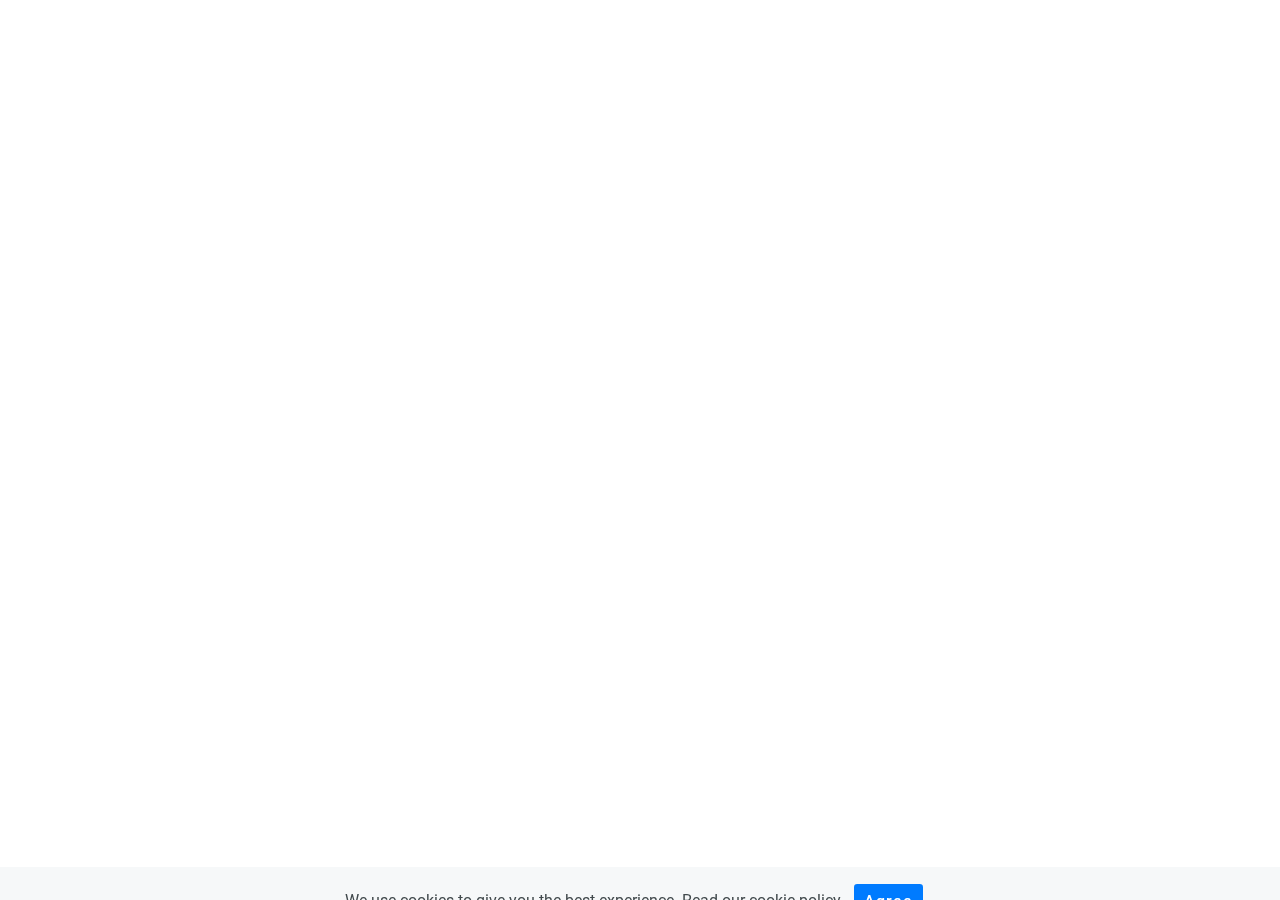
<file: index.html>
<!DOCTYPE html>
<html  >
<head>
  <!-- Site made with Mobirise Website Builder v4.11.6, https://mobirise.com -->
  <meta charset="UTF-8">
  <meta http-equiv="X-UA-Compatible" content="IE=edge">
  <meta name="generator" content="Mobirise v4.11.6, mobirise.com">
  <meta name="viewport" content="width=device-width, initial-scale=1, minimum-scale=1">
  <link rel="shortcut icon" href="assets/images/logo4.png" type="image/x-icon">
  <meta name="description" content="">
  
  <title>Home</title>
  <link rel="stylesheet" href="assets/bootstrap/css/bootstrap.min.css">
  <link rel="stylesheet" href="assets/bootstrap/css/bootstrap-grid.min.css">
  <link rel="stylesheet" href="assets/bootstrap/css/bootstrap-reboot.min.css">
  <link rel="stylesheet" href="assets/tether/tether.min.css">
  <link rel="stylesheet" href="assets/theme/css/style.css">
  <link rel="preload" as="style" href="assets/mobirise/css/mbr-additional.css"><link rel="stylesheet" href="assets/mobirise/css/mbr-additional.css" type="text/css">
  
  
  
</head>
<body>
  
  <script src="assets/web/assets/jquery/jquery.min.js"></script>
  <script src="assets/popper/popper.min.js"></script>
  <script src="assets/bootstrap/js/bootstrap.min.js"></script>
  <script src="assets/web/assets/cookies-alert-plugin/cookies-alert-core.js"></script>
  <script src="assets/web/assets/cookies-alert-plugin/cookies-alert-script.js"></script>
  <script src="assets/tether/tether.min.js"></script>
  <script src="assets/smoothscroll/smooth-scroll.js"></script>
  <script src="assets/theme/js/script.js"></script>
  
  
<input name="cookieData" type="hidden" data-cookie-customDialogSelector='null' data-cookie-colorText='#424a4d' data-cookie-colorBg='rgba(234, 239, 241, 0.44)' data-cookie-textButton='Agree' data-cookie-colorButton='' data-cookie-colorLink='#424a4d' data-cookie-underlineLink='true' data-cookie-text="We use cookies to give you the best experience. Read our <a href='privacy.html'>cookie policy</a>.">
  </body>
</html>
</file>
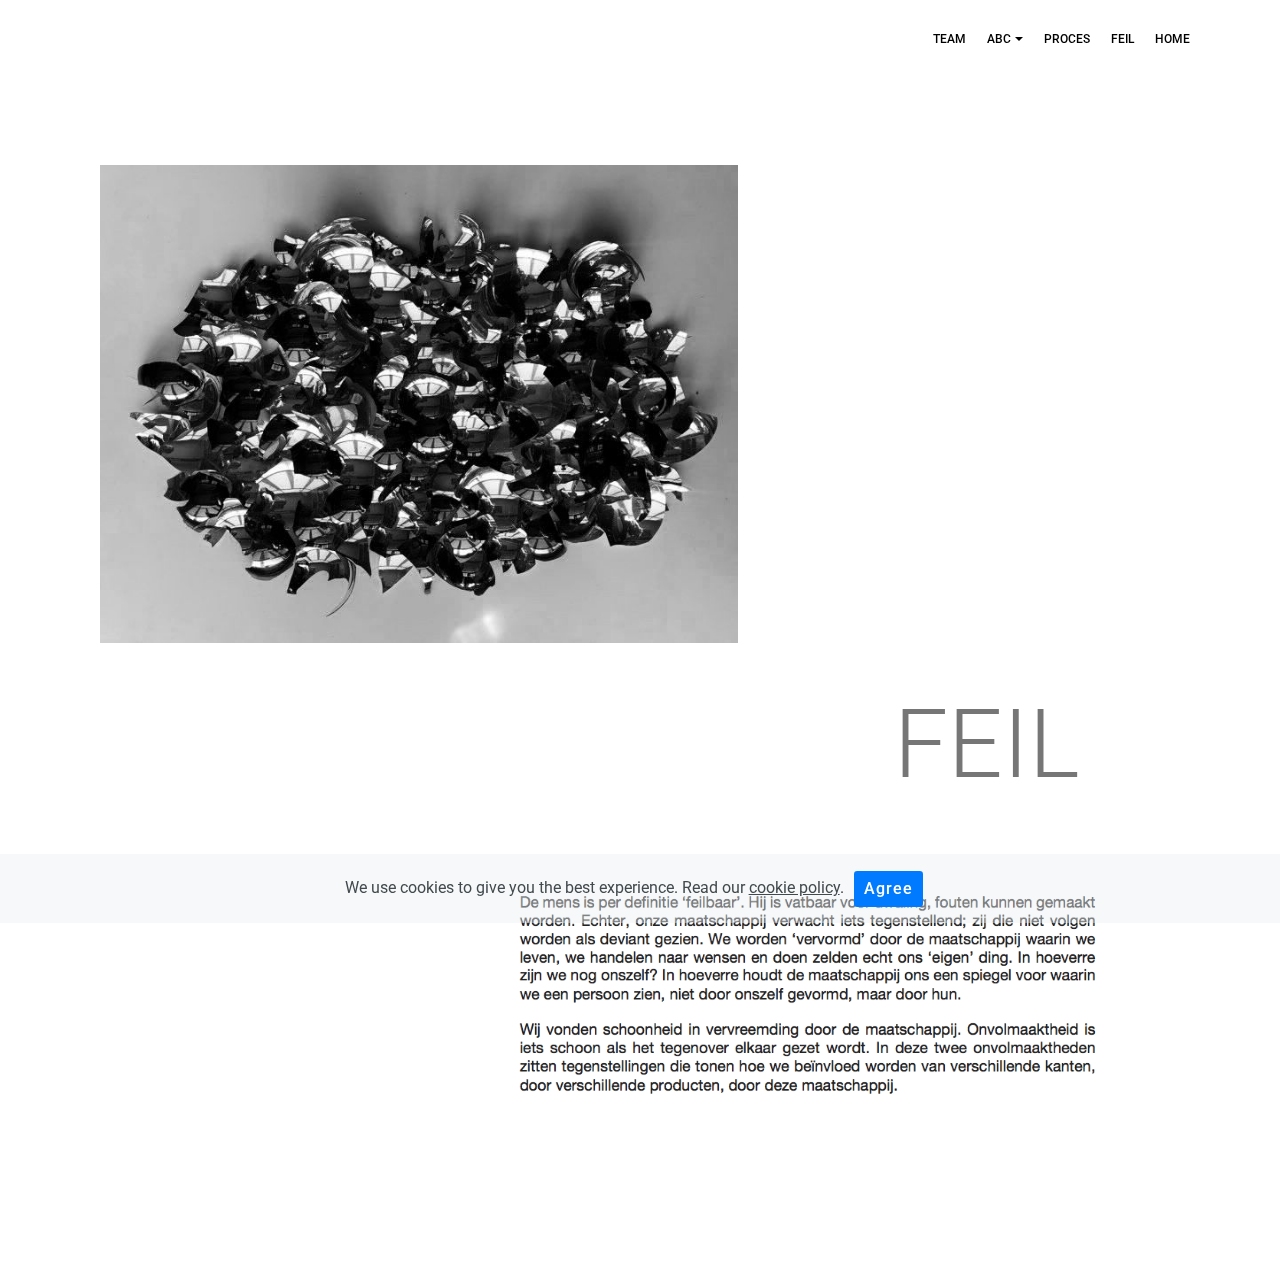
<file: page1.html>
<!DOCTYPE html>
<html  >
<head>
  <!-- Site made with Mobirise Website Builder v4.11.6, https://mobirise.com -->
  <meta charset="UTF-8">
  <meta http-equiv="X-UA-Compatible" content="IE=edge">
  <meta name="generator" content="Mobirise v4.11.6, mobirise.com">
  <meta name="viewport" content="width=device-width, initial-scale=1, minimum-scale=1">
  <link rel="shortcut icon" href="assets/images/logo4.png" type="image/x-icon">
  <meta name="description" content="Web Site Maker Description">
  
  <title>Homepage</title>
  <link rel="stylesheet" href="assets/web/assets/mobirise-icons/mobirise-icons.css">
  <link rel="stylesheet" href="assets/bootstrap/css/bootstrap.min.css">
  <link rel="stylesheet" href="assets/bootstrap/css/bootstrap-grid.min.css">
  <link rel="stylesheet" href="assets/bootstrap/css/bootstrap-reboot.min.css">
  <link rel="stylesheet" href="assets/tether/tether.min.css">
  <link rel="stylesheet" href="assets/dropdown/css/style.css">
  <link rel="stylesheet" href="assets/theme/css/style.css">
  <link rel="preload" as="style" href="assets/mobirise/css/mbr-additional.css"><link rel="stylesheet" href="assets/mobirise/css/mbr-additional.css" type="text/css">
  
  
  
</head>
<body>
  <section class="menu cid-rKtcr4CCkS" once="menu" id="menu2-3h">

    

    <nav class="navbar navbar-expand beta-menu navbar-dropdown align-items-center navbar-fixed-top navbar-toggleable-sm bg-color transparent">
        <button class="navbar-toggler navbar-toggler-right" type="button" data-toggle="collapse" data-target="#navbarSupportedContent" aria-controls="navbarSupportedContent" aria-expanded="false" aria-label="Toggle navigation">
            <div class="hamburger">
                <span></span>
                <span></span>
                <span></span>
                <span></span>
            </div>
        </button>
        <div class="menu-logo">
            <div class="navbar-brand">
                
                
            </div>
        </div>
        <div class="collapse navbar-collapse" id="navbarSupportedContent">
            <ul class="navbar-nav nav-dropdown nav-right navbar-nav-top-padding" data-app-modern-menu="true"><li class="nav-item">
                    <a class="nav-link link text-black display-5" href="page2.html">
                        TEAM</a>
                </li><li class="nav-item dropdown"><a class="nav-link link text-black dropdown-toggle display-5" href="page4.html" data-toggle="dropdown-submenu" aria-expanded="false">ABC</a><div class="dropdown-menu"><a class="text-black dropdown-item display-5" href="page5.html">A</a><a class="text-black dropdown-item display-5" href="page6.html" aria-expanded="false">B</a><a class="text-black dropdown-item display-5" href="page7.html" aria-expanded="false">C</a></div></li><li class="nav-item">
                    <a class="nav-link link text-black display-5" href="page3.html" aria-expanded="false">
                        PROCES</a>
                </li><li class="nav-item"><a class="nav-link link text-black display-5" href="page4.html">FEIL</a></li><li class="nav-item"><a class="nav-link link text-black display-5" href="page1.html" aria-expanded="false">
                        HOME</a></li></ul>
            
        </div>
    </nav>
</section>

<section class="engine"><a href="https://mobirise.info/x">css templates</a></section><section class="features11 cid-rN7A1x4a7O" id="features11-5f">

    

    

    <div class="container">   
        <div class="col-md-12">
            <div class="media-container-row">
                <div class="mbr-figure m-auto" style="width: 65%;">
                    <img src="assets/images/81575116-755312291627594-1059829041948786688-n-720x540.jpg" alt="Mobirise" title="">
                </div>
                <div class=" align-left aside-content">
                    <h2 class="mbr-title pt-2 mbr-fonts-style display-1"><p>
                        <br></p><br><br><br><br><br><br><p>&nbsp;&nbsp;&nbsp;&nbsp;FEIL</p></h2>
                    <div class="mbr-section-text">
                        
                    </div>

                    
                </div>
            </div>
        </div> 
    </div>          
</section>

<section class="features11 cid-rN7G7PwVzM" id="features11-5h">

    

    

    <div class="container">   
        <div class="col-md-12">
            <div class="media-container-row">
                <div class="mbr-figure m-auto" style="width: 75%;">
                    <img src="assets/images/screen-shot-2020-01-09-at-23.57.18-974x504.png" alt="Mobirise" title="">
                </div>
                <div class=" align-left aside-content">
                    
                    <div class="mbr-section-text">
                        
                    </div>

                    
                </div>
            </div>
        </div> 
    </div>          
</section>


  <script src="assets/web/assets/jquery/jquery.min.js"></script>
  <script src="assets/popper/popper.min.js"></script>
  <script src="assets/bootstrap/js/bootstrap.min.js"></script>
  <script src="assets/web/assets/cookies-alert-plugin/cookies-alert-core.js"></script>
  <script src="assets/web/assets/cookies-alert-plugin/cookies-alert-script.js"></script>
  <script src="assets/tether/tether.min.js"></script>
  <script src="assets/smoothscroll/smooth-scroll.js"></script>
  <script src="assets/dropdown/js/nav-dropdown.js"></script>
  <script src="assets/dropdown/js/navbar-dropdown.js"></script>
  <script src="assets/touchswipe/jquery.touch-swipe.min.js"></script>
  <script src="assets/theme/js/script.js"></script>
  
  
<input name="cookieData" type="hidden" data-cookie-customDialogSelector='null' data-cookie-colorText='#424a4d' data-cookie-colorBg='rgba(234, 239, 241, 0.44)' data-cookie-textButton='Agree' data-cookie-colorButton='' data-cookie-colorLink='#424a4d' data-cookie-underlineLink='true' data-cookie-text="We use cookies to give you the best experience. Read our <a href='privacy.html'>cookie policy</a>.">
  </body>
</html>
</file>
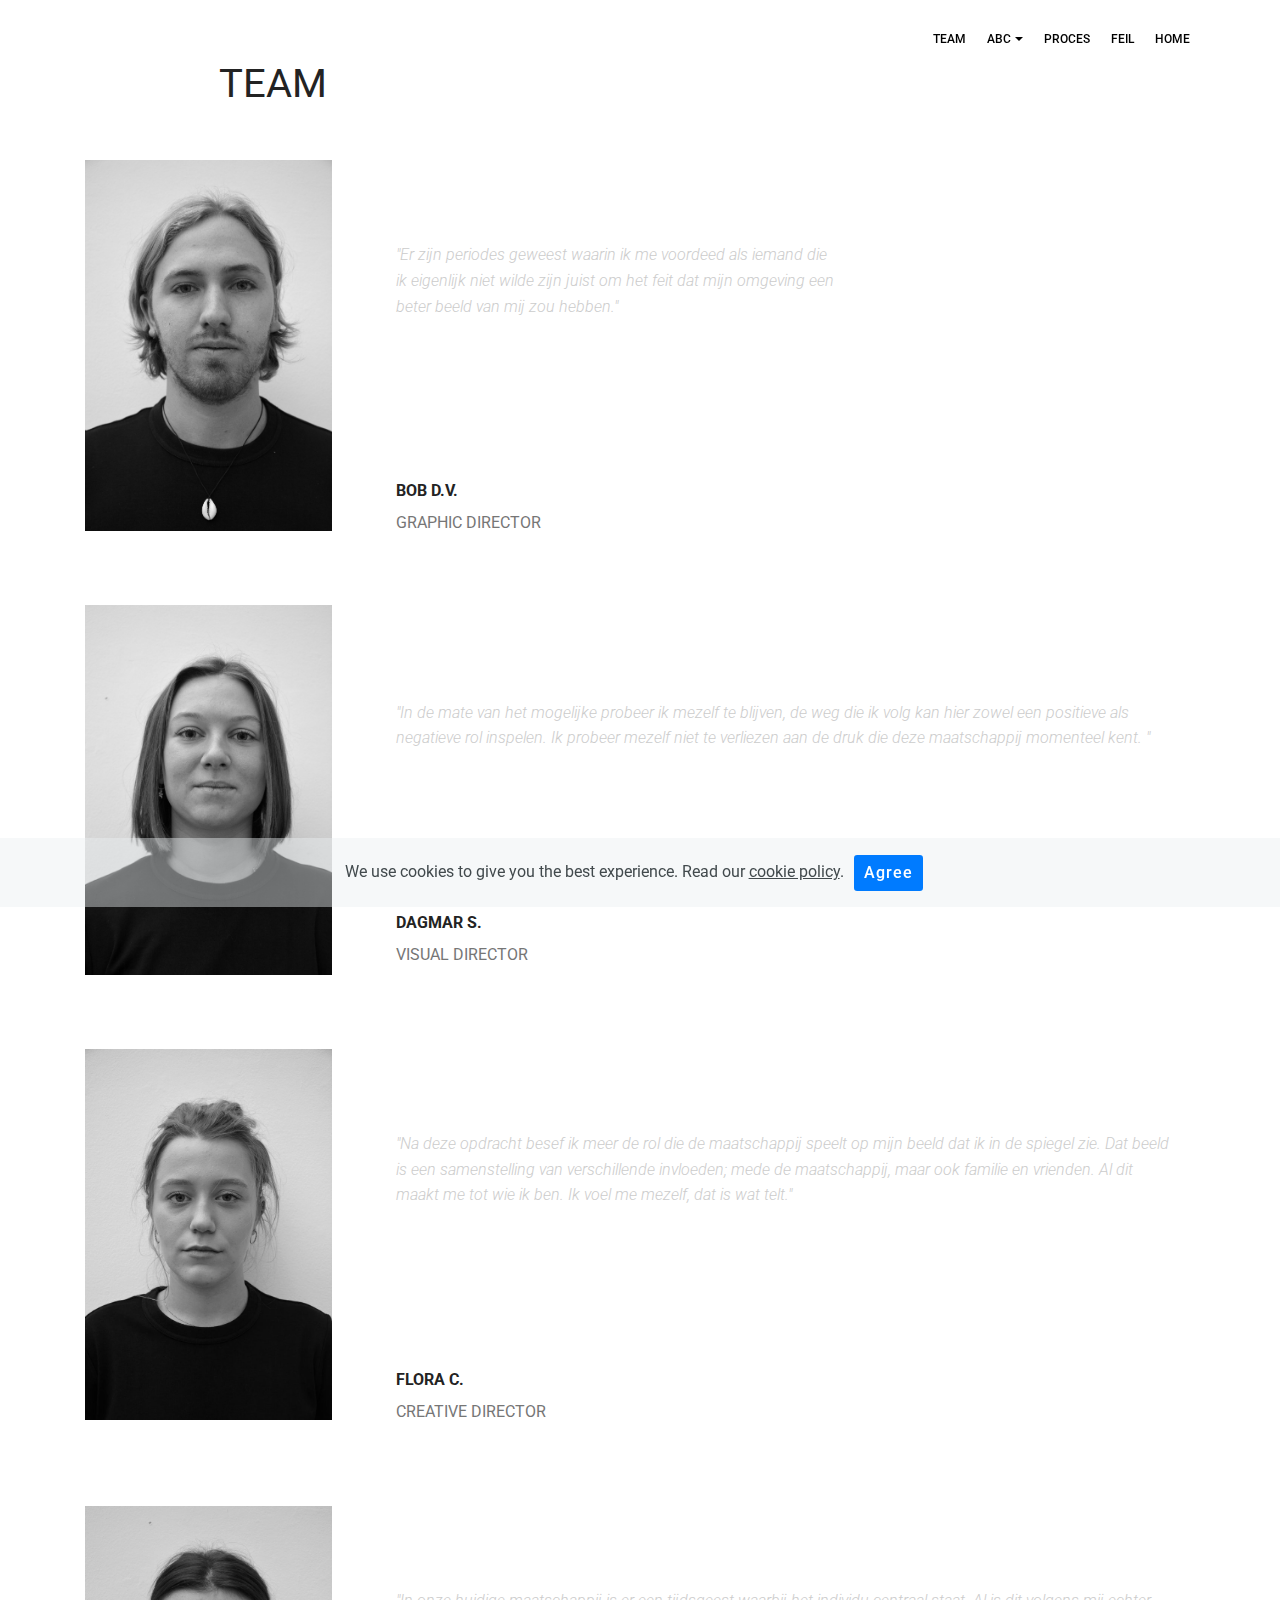
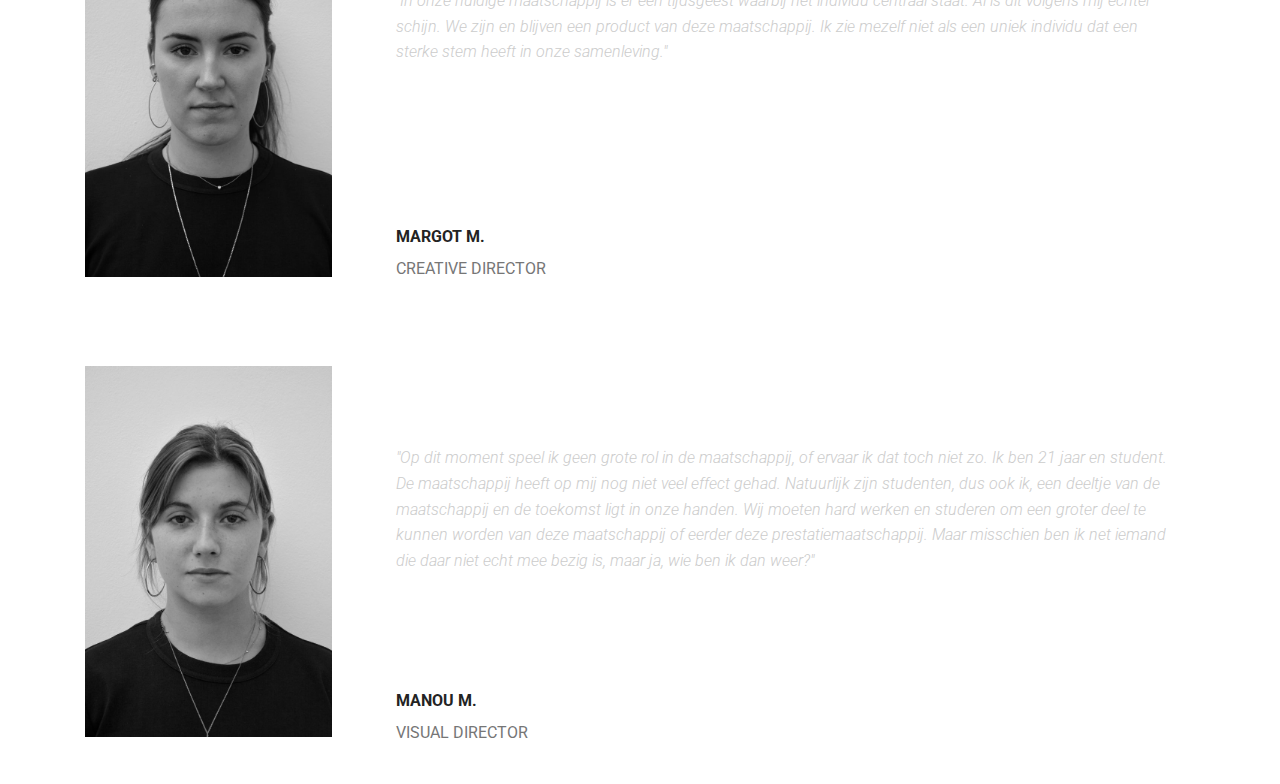
<file: page2.html>
<!DOCTYPE html>
<html  >
<head>
  <!-- Site made with Mobirise Website Builder v4.11.6, https://mobirise.com -->
  <meta charset="UTF-8">
  <meta http-equiv="X-UA-Compatible" content="IE=edge">
  <meta name="generator" content="Mobirise v4.11.6, mobirise.com">
  <meta name="viewport" content="width=device-width, initial-scale=1, minimum-scale=1">
  <link rel="shortcut icon" href="assets/images/logo4.png" type="image/x-icon">
  <meta name="description" content="Site Builder Description">
  
  <title>Team</title>
  <link rel="stylesheet" href="assets/web/assets/mobirise-icons/mobirise-icons.css">
  <link rel="stylesheet" href="assets/bootstrap/css/bootstrap.min.css">
  <link rel="stylesheet" href="assets/bootstrap/css/bootstrap-grid.min.css">
  <link rel="stylesheet" href="assets/bootstrap/css/bootstrap-reboot.min.css">
  <link rel="stylesheet" href="assets/tether/tether.min.css">
  <link rel="stylesheet" href="assets/dropdown/css/style.css">
  <link rel="stylesheet" href="assets/theme/css/style.css">
  <link rel="preload" as="style" href="assets/mobirise/css/mbr-additional.css"><link rel="stylesheet" href="assets/mobirise/css/mbr-additional.css" type="text/css">
  
  
  
</head>
<body>
  <section class="menu cid-rKtfbGUhIz" once="menu" id="menu2-3j">

    

    <nav class="navbar navbar-expand beta-menu navbar-dropdown align-items-center navbar-fixed-top navbar-toggleable-sm bg-color transparent">
        <button class="navbar-toggler navbar-toggler-right" type="button" data-toggle="collapse" data-target="#navbarSupportedContent" aria-controls="navbarSupportedContent" aria-expanded="false" aria-label="Toggle navigation">
            <div class="hamburger">
                <span></span>
                <span></span>
                <span></span>
                <span></span>
            </div>
        </button>
        <div class="menu-logo">
            <div class="navbar-brand">
                
                
            </div>
        </div>
        <div class="collapse navbar-collapse" id="navbarSupportedContent">
            <ul class="navbar-nav nav-dropdown nav-right navbar-nav-top-padding" data-app-modern-menu="true"><li class="nav-item">
                    <a class="nav-link link text-black display-5" href="page2.html">
                        TEAM</a>
                </li><li class="nav-item dropdown"><a class="nav-link link text-black dropdown-toggle display-5" href="page4.html" data-toggle="dropdown-submenu" aria-expanded="false">ABC</a><div class="dropdown-menu"><a class="text-black dropdown-item display-5" href="page5.html">A</a><a class="text-black dropdown-item display-5" href="page6.html" aria-expanded="false">B</a><a class="text-black dropdown-item display-5" href="page7.html" aria-expanded="false">C</a></div></li><li class="nav-item">
                    <a class="nav-link link text-black display-5" href="page3.html" aria-expanded="false">
                        PROCES</a>
                </li><li class="nav-item"><a class="nav-link link text-black display-5" href="page4.html">FEIL</a></li><li class="nav-item"><a class="nav-link link text-black display-5" href="page1.html" aria-expanded="false">
                        HOME</a></li></ul>
            
        </div>
    </nav>
</section>

<section class="engine"><a href="https://mobirise.info/j">website templates</a></section><section class="header1 cid-rJA71FjWUg" id="header16-p">

    

    

    <div class="container">
        <div class="row justify-content-md-center">
            <div class="col-md-10 align-center">
                <h1 class="mbr-section-title mbr-bold pb-3 mbr-fonts-style display-5"><span style="font-weight: normal;">&nbsp; &nbsp; TEAM</span></h1>
                
                
                
            </div>
        </div>
    </div>

</section>

<section class="testimonials2 cid-rJA5YGKbkj" id="testimonials2-n">

    

    

    <div class="container">
        <div class="media-container-row">
            <div class="mbr-figure pr-lg-5" style="width: 35%;">
              <img src="assets/images/bob-2-1162x1743.jpg" alt="" title="">
            </div>
            <div class="media-content px-3 align-self-center mbr-white py-2">
                    <p class="mbr-text testimonial-text mbr-fonts-style display-7"><br><br><br><br>"Er zijn periodes geweest waarin ik me voordeed als iemand die <br>ik eigenlijk niet wilde zijn juist om het feit dat mijn omgeving een<br>beter beeld van mij zou hebben."</p>
                    <p class="mbr-author-name pt-4 mb-2 mbr-fonts-style display-5"><br><br><br><br><br>BOB D.V.</p>
                    <p class="mbr-author-desc mbr-fonts-style display-5">
                       GRAPHIC DIRECTOR</p>
            </div>
        </div>
    </div>
</section>

<section class="testimonials2 cid-rJA6C8bpl4" id="testimonials2-o">

    

    

    <div class="container">
        <div class="media-container-row">
            <div class="mbr-figure pr-lg-5" style="width: 35%;">
              <img src="assets/images/dagmar-2-1162x1743.jpg" alt="" title="">
            </div>
            <div class="media-content px-3 align-self-center mbr-white py-2">
                    <p class="mbr-text testimonial-text mbr-fonts-style display-7"><br><br><br><br>"In de mate van het mogelijke probeer ik mezelf te blijven, de weg die ik volg kan hier zowel een positieve als negatieve rol inspelen. Ik probeer mezelf niet te verliezen aan de druk die deze maatschappij momenteel kent. "</p>
                    <p class="mbr-author-name pt-4 mb-2 mbr-fonts-style display-5">
                       <br><br><br><br><br>DAGMAR S.</p>
                    <p class="mbr-author-desc mbr-fonts-style display-5">
                       VISUAL DIRECTOR</p>
            </div>
        </div>
    </div>
</section>

<section class="testimonials2 cid-rJA8EbKOuX" id="testimonials2-q">

    

    

    <div class="container">
        <div class="media-container-row">
            <div class="mbr-figure pr-lg-5" style="width: 35%;">
              <img src="assets/images/flora-2-658x987.jpg" alt="" title="">
            </div>
            <div class="media-content px-3 align-self-center mbr-white py-2">
                    <p class="mbr-text testimonial-text mbr-fonts-style display-7"><br><br><br><br>"Na deze opdracht besef ik meer de rol die de maatschappij speelt op mijn beeld dat ik in de spiegel zie. Dat beeld is een samenstelling van verschillende invloeden; mede de maatschappij, maar ook familie en vrienden. Al dit maakt me tot wie ik ben. Ik voel me mezelf, dat is wat telt."</p>
                    <p class="mbr-author-name pt-4 mb-2 mbr-fonts-style display-5"><br><br><br><br><br>FLORA C.</p>
                    <p class="mbr-author-desc mbr-fonts-style display-5">
                       CREATIVE DIRECTOR</p>
            </div>
        </div>
    </div>
</section>

<section class="testimonials2 cid-rJA95ro5Pg" id="testimonials2-r">

    

    

    <div class="container">
        <div class="media-container-row">
            <div class="mbr-figure pr-lg-5" style="width: 35%;">
              <img src="assets/images/margot-2-658x987.jpg" alt="" title="">
            </div>
            <div class="media-content px-3 align-self-center mbr-white py-2">
                    <p class="mbr-text testimonial-text mbr-fonts-style display-7"><br><br><br><br>"In onze huidige maatschappij is er een tijdsgeest waarbij het individu centraal staat. Al is dit volgens mij echter schijn. We zijn en blijven een product van deze maatschappij. Ik zie mezelf niet als een uniek individu dat een sterke stem heeft in onze samenleving."</p>
                    <p class="mbr-author-name pt-4 mb-2 mbr-fonts-style display-5">
                       <br><br><br><br><br>MARGOT M.</p>
                    <p class="mbr-author-desc mbr-fonts-style display-5">
                       CREATIVE DIRECTOR</p>
            </div>
        </div>
    </div>
</section>

<section class="testimonials2 cid-rJA95VhuuG" id="testimonials2-s">

    

    

    <div class="container">
        <div class="media-container-row">
            <div class="mbr-figure pr-lg-5" style="width: 35%;">
              <img src="assets/images/manou-2-658x987.jpg" alt="" title="">
            </div>
            <div class="media-content px-3 align-self-center mbr-white py-2">
                    <p class="mbr-text testimonial-text mbr-fonts-style display-7"><br><br><br><br>"Op dit moment speel ik geen grote rol in de maatschappij, of ervaar ik dat toch  niet zo. Ik ben 21 jaar en student. De maatschappij heeft op mij nog niet veel effect gehad. Natuurlijk zijn studenten, dus ook ik, een deeltje van de maatschappij en de toekomst ligt in onze handen. Wij moeten hard werken en studeren om een groter deel te kunnen worden van deze maatschappij of eerder deze prestatiemaatschappij. Maar misschien ben ik net iemand die daar niet echt mee bezig is, maar ja, wie ben ik dan weer?"<br><br><br></p>
                    <p class="mbr-author-name pt-4 mb-2 mbr-fonts-style display-5"><br>MANOU M.</p>
                    <p class="mbr-author-desc mbr-fonts-style display-5">
                       VISUAL DIRECTOR</p>
            </div>
        </div>
    </div>
</section>


  <script src="assets/web/assets/jquery/jquery.min.js"></script>
  <script src="assets/popper/popper.min.js"></script>
  <script src="assets/bootstrap/js/bootstrap.min.js"></script>
  <script src="assets/web/assets/cookies-alert-plugin/cookies-alert-core.js"></script>
  <script src="assets/web/assets/cookies-alert-plugin/cookies-alert-script.js"></script>
  <script src="assets/tether/tether.min.js"></script>
  <script src="assets/smoothscroll/smooth-scroll.js"></script>
  <script src="assets/dropdown/js/nav-dropdown.js"></script>
  <script src="assets/dropdown/js/navbar-dropdown.js"></script>
  <script src="assets/touchswipe/jquery.touch-swipe.min.js"></script>
  <script src="assets/theme/js/script.js"></script>
  
  
<input name="cookieData" type="hidden" data-cookie-customDialogSelector='null' data-cookie-colorText='#424a4d' data-cookie-colorBg='rgba(234, 239, 241, 0.44)' data-cookie-textButton='Agree' data-cookie-colorButton='' data-cookie-colorLink='#424a4d' data-cookie-underlineLink='true' data-cookie-text="We use cookies to give you the best experience. Read our <a href='privacy.html'>cookie policy</a>.">
  </body>
</html>
</file>
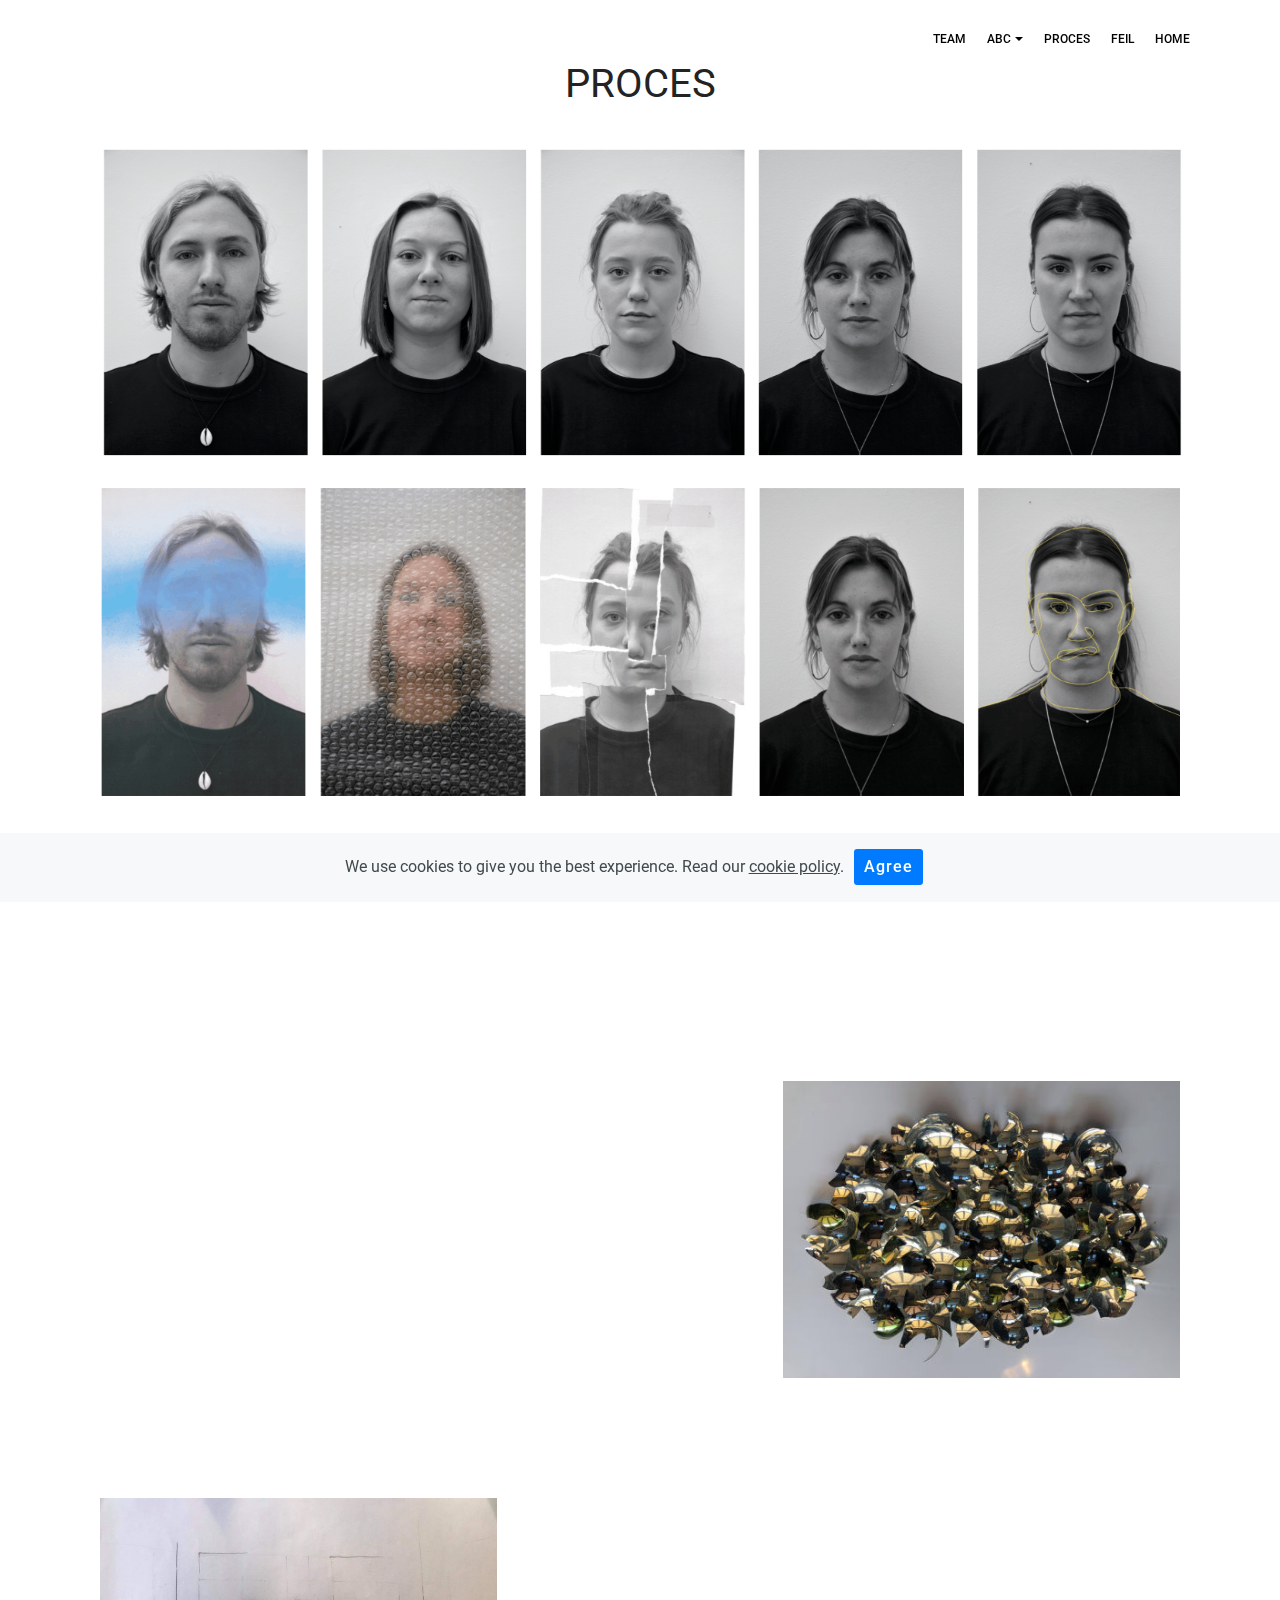
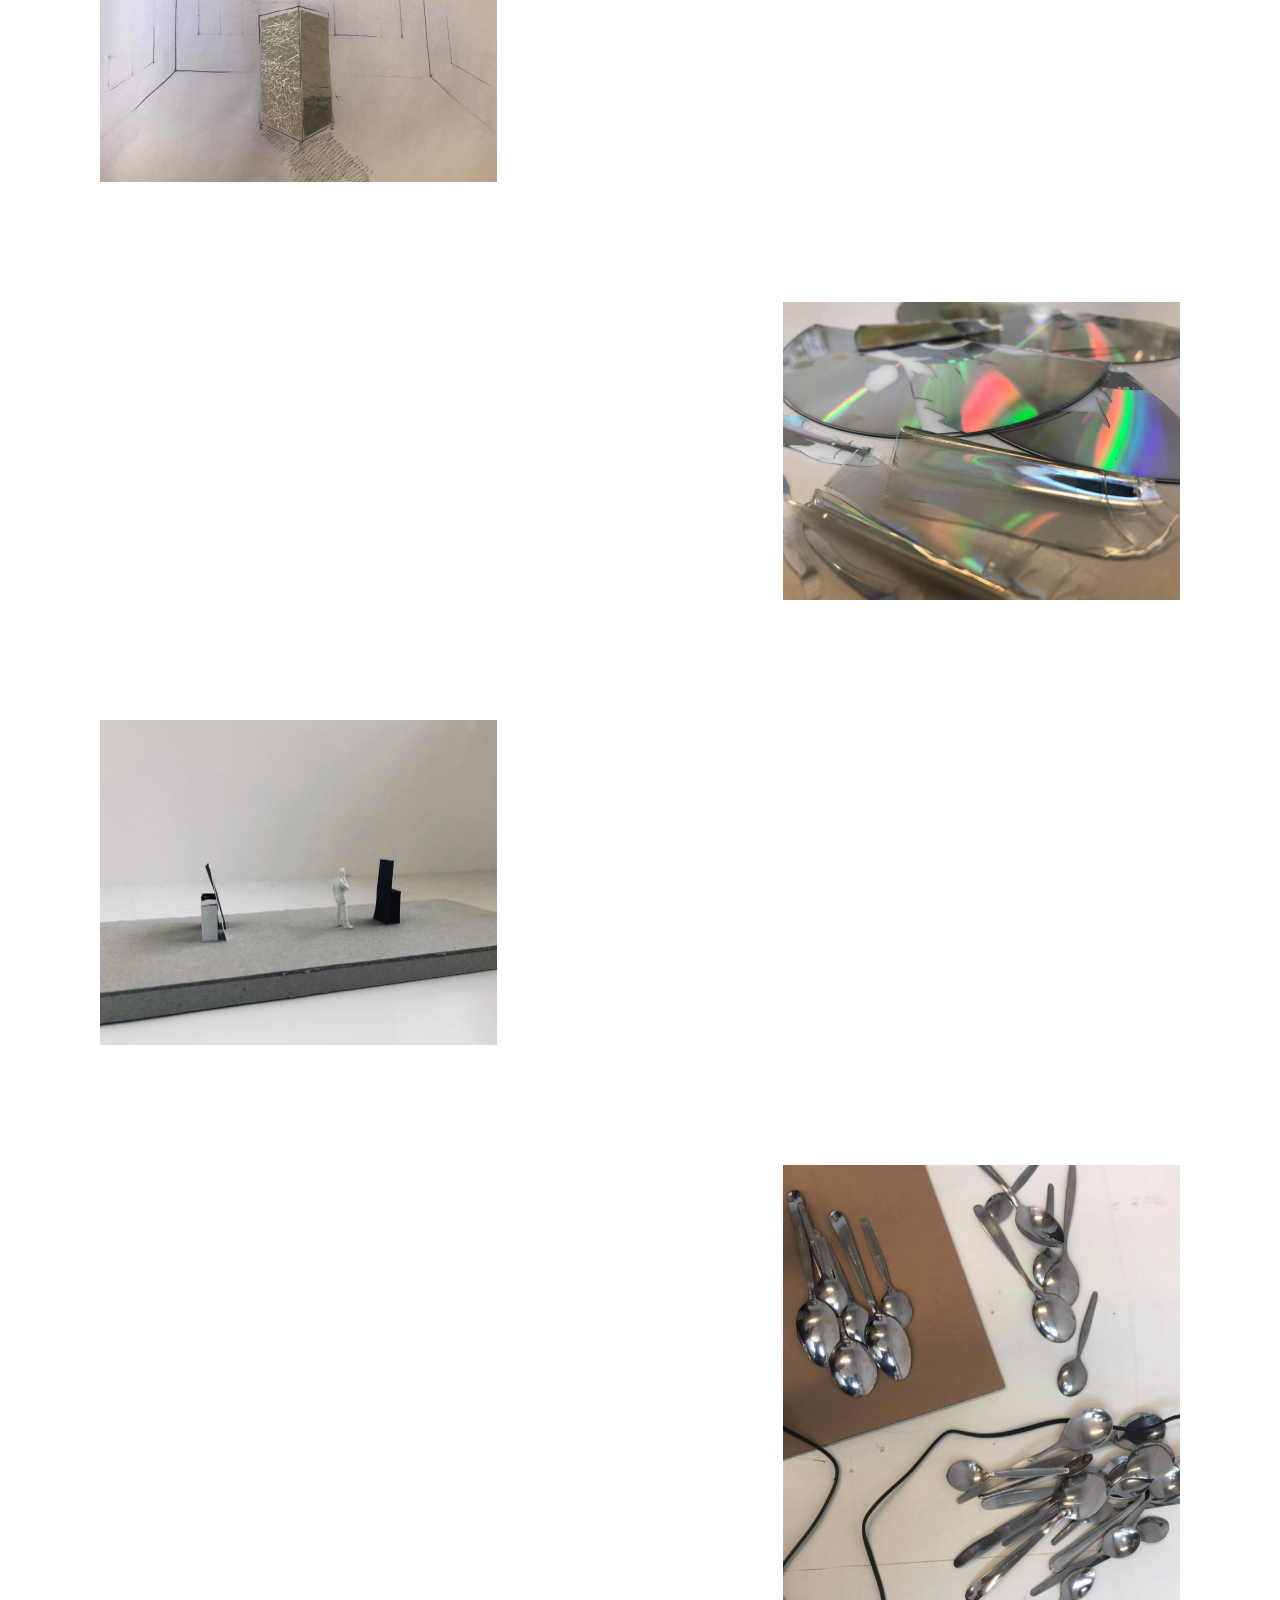
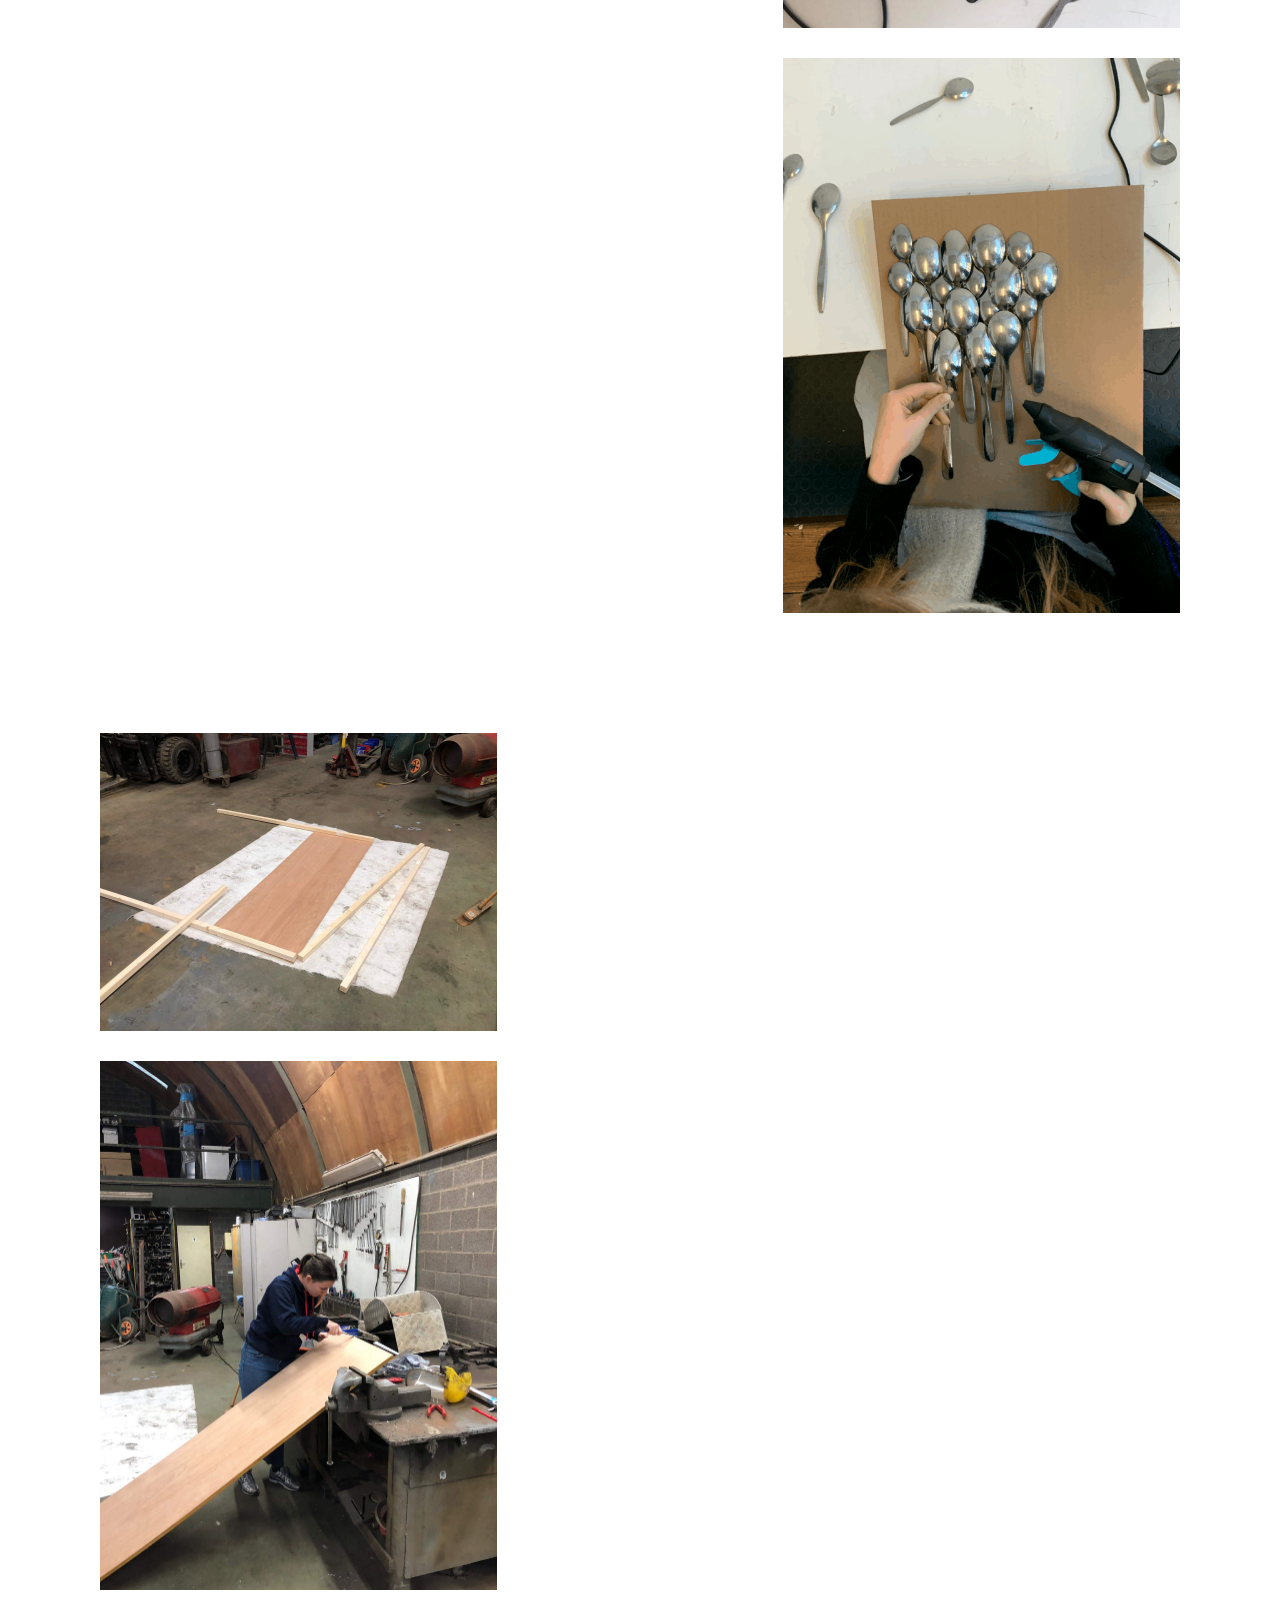
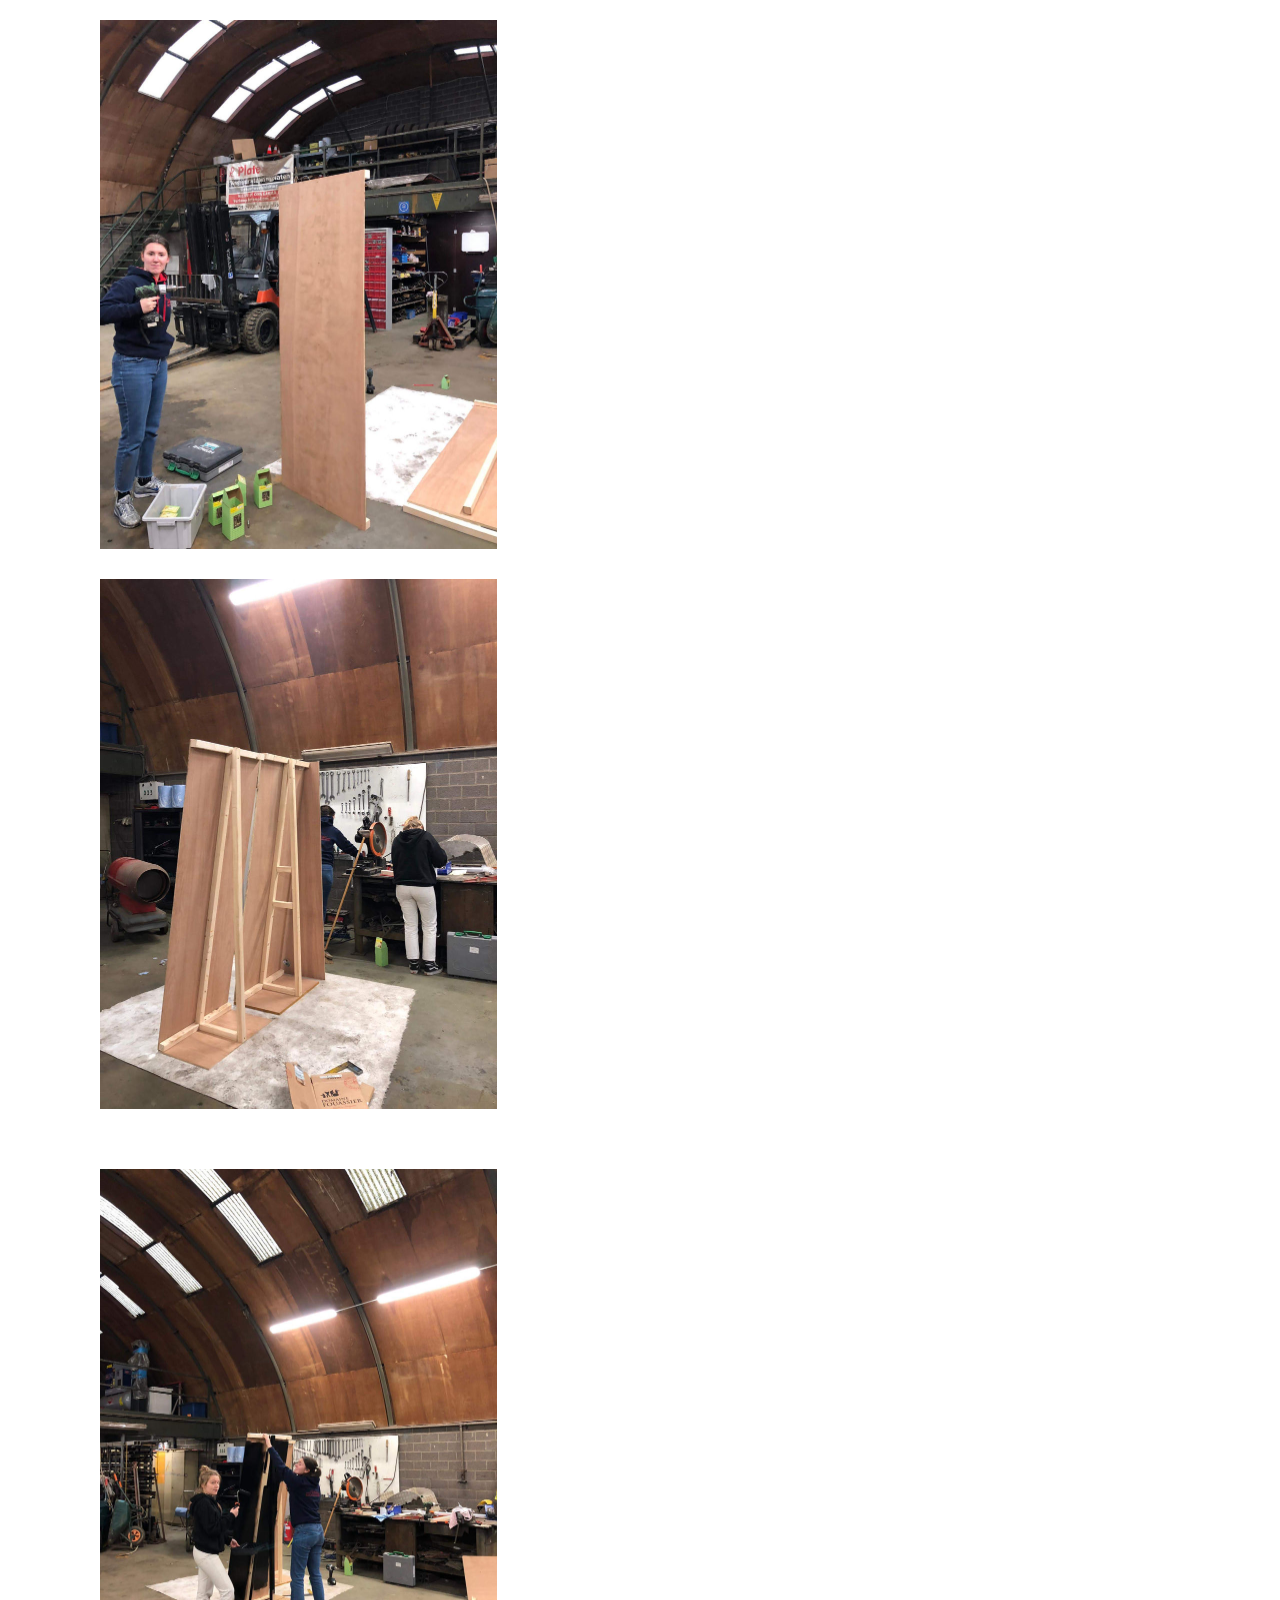
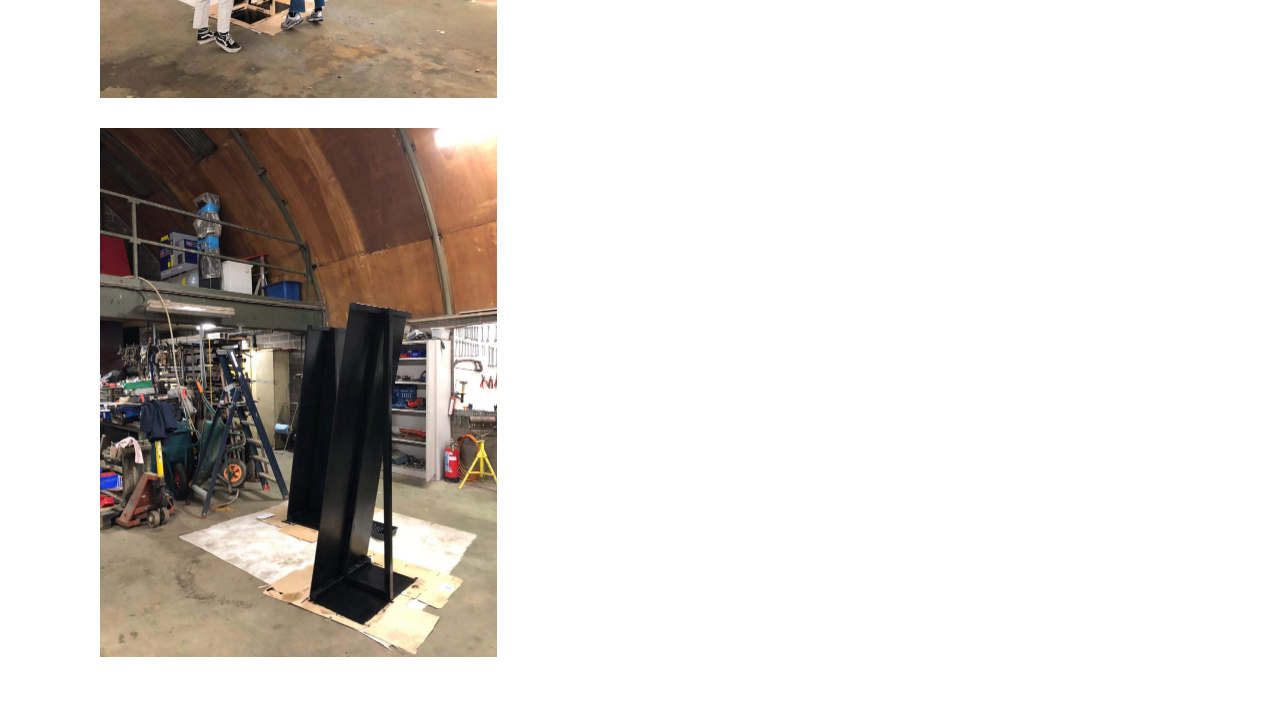
<file: page3.html>
<!DOCTYPE html>
<html  >
<head>
  <!-- Site made with Mobirise Website Builder v4.11.6, https://mobirise.com -->
  <meta charset="UTF-8">
  <meta http-equiv="X-UA-Compatible" content="IE=edge">
  <meta name="generator" content="Mobirise v4.11.6, mobirise.com">
  <meta name="viewport" content="width=device-width, initial-scale=1, minimum-scale=1">
  <link rel="shortcut icon" href="assets/images/logo4.png" type="image/x-icon">
  <meta name="description" content="Site Builder Description">
  
  <title>Proces</title>
  <link rel="stylesheet" href="assets/web/assets/mobirise-icons/mobirise-icons.css">
  <link rel="stylesheet" href="assets/bootstrap/css/bootstrap.min.css">
  <link rel="stylesheet" href="assets/bootstrap/css/bootstrap-grid.min.css">
  <link rel="stylesheet" href="assets/bootstrap/css/bootstrap-reboot.min.css">
  <link rel="stylesheet" href="assets/tether/tether.min.css">
  <link rel="stylesheet" href="assets/dropdown/css/style.css">
  <link rel="stylesheet" href="assets/theme/css/style.css">
  <link rel="preload" as="style" href="assets/mobirise/css/mbr-additional.css"><link rel="stylesheet" href="assets/mobirise/css/mbr-additional.css" type="text/css">
  
  
  
</head>
<body>
  <section class="menu cid-rKtff0kcZ1" once="menu" id="menu2-3k">

    

    <nav class="navbar navbar-expand beta-menu navbar-dropdown align-items-center navbar-fixed-top navbar-toggleable-sm bg-color transparent">
        <button class="navbar-toggler navbar-toggler-right" type="button" data-toggle="collapse" data-target="#navbarSupportedContent" aria-controls="navbarSupportedContent" aria-expanded="false" aria-label="Toggle navigation">
            <div class="hamburger">
                <span></span>
                <span></span>
                <span></span>
                <span></span>
            </div>
        </button>
        <div class="menu-logo">
            <div class="navbar-brand">
                
                
            </div>
        </div>
        <div class="collapse navbar-collapse" id="navbarSupportedContent">
            <ul class="navbar-nav nav-dropdown nav-right navbar-nav-top-padding" data-app-modern-menu="true"><li class="nav-item">
                    <a class="nav-link link text-black display-5" href="page2.html">
                        TEAM</a>
                </li><li class="nav-item dropdown"><a class="nav-link link text-black dropdown-toggle display-5" href="page4.html" data-toggle="dropdown-submenu" aria-expanded="false">ABC</a><div class="dropdown-menu"><a class="text-black dropdown-item display-5" href="page5.html">A</a><a class="text-black dropdown-item display-5" href="page6.html" aria-expanded="false">B</a><a class="text-black dropdown-item display-5" href="page7.html" aria-expanded="false">C</a></div></li><li class="nav-item">
                    <a class="nav-link link text-black display-5" href="page3.html" aria-expanded="false">
                        PROCES</a>
                </li><li class="nav-item"><a class="nav-link link text-black display-5" href="page4.html">FEIL</a></li><li class="nav-item"><a class="nav-link link text-black display-5" href="page1.html" aria-expanded="false">
                        HOME</a></li></ul>
            
        </div>
    </nav>
</section>

<section class="engine"><a href="https://mobirise.info/n">free simple website templates</a></section><section class="header1 cid-rJAwXne8Vu" id="header16-12">

    

    

    <div class="container">
        <div class="row justify-content-md-center">
            <div class="col-md-10 align-center">
                <h1 class="mbr-section-title mbr-bold pb-3 mbr-fonts-style display-5"><span style="font-weight: normal;">
                    PROCES</span></h1>
                
                
                
            </div>
        </div>
    </div>

</section>

<section class="cid-rN4JTmzzhK" id="image2-4i">

    

    <figure class="mbr-figure container">
        <div class="image-block" style="width: 100%;">
            <img src="assets/images/79143247-2890267037650500-4413390071315562496-n-2880x901.png" alt="Mobirise" title="">
            
        </div>
    </figure>
</section>

<section class="cid-rN4JZuYtTb" id="image2-4j">

    

    <figure class="mbr-figure container">
        <div class="image-block" style="width: 99%;">
            <img src="assets/images/78514397-434617337469690-7944387688717615104-n-2880x853.png" alt="Mobirise" title="">
            
        </div>
    </figure>
</section>

<section class="cid-rN4O4JKndK" id="image4-4o">
    <!-- Block parameters controls (Blue "Gear" panel) -->
    
    <!-- End block parameters -->
    <div class="container images-container">
            <div class="media-container-row" style="width: 80%;">
                <div class="img-item item1" style="width: 177%;">
                    <img src="assets/images/screen-shot-2019-12-04-at-21.22.50-629x320.png" alt="" title="">
                    
                </div>
                <div class="img-item">
                    <img src="assets/images/screen-shot-2019-12-04-at-21.22.50-626x318.png" alt="" title="">
                    
                </div>
            </div>
    </div>
</section>

<section class="mbr-section content7 cid-rN4OsrbO3S" id="content7-4q">
          
    

    <div class="container">
        <div class="media-container-row">
            <div class="col-12 col-md-12">
                <div class="media-container-row">
                    <div class="media-content">
                        <div class="mbr-section-text">
                            <p class="mbr-text align-right mb-0 mbr-fonts-style display-7"></p>
                        </div>
                    </div>
                    <div class="mbr-figure" style="width: 70%;">
                     <img src="assets/images/77416708-566263274108294-2952620609604943872-n-436x327.jpg" alt="Mobirise" title="">  
                    </div>
                </div>
            </div>
        </div>
    </div>
</section>

<section class="mbr-section content7 cid-rN4RIE1g4I" id="content7-4r">
          
    

    <div class="container">
        <div class="media-container-row">
            <div class="col-12 col-md-12">
                <div class="media-container-row">
                    <div class="media-content">
                        <div class="mbr-section-text">
                            <p class="mbr-text align-right mb-0 mbr-fonts-style display-7"></p>
                        </div>
                    </div>
                    <div class="mbr-figure" style="width: 70%;">
                     <img src="assets/images/img-5076-794x568.jpg" alt="Mobirise" title="">  
                    </div>
                </div>
            </div>
        </div>
    </div>
</section>

<section class="mbr-section content7 cid-rN4RJlQ4bs" id="content7-4s">
          
    

    <div class="container">
        <div class="media-container-row">
            <div class="col-12 col-md-12">
                <div class="media-container-row">
                    <div class="media-content">
                        <div class="mbr-section-text">
                            <p class="mbr-text align-right mb-0 mbr-fonts-style display-7"></p>
                        </div>
                    </div>
                    <div class="mbr-figure" style="width: 70%;">
                     <img src="assets/images/77265652-483167535636979-6297401445918441472-n-794x596.jpg" alt="Mobirise" title="">  
                    </div>
                </div>
            </div>
        </div>
    </div>
</section>

<section class="mbr-section content7 cid-rN9PO9XVkN" id="content7-5i">
          
    

    <div class="container">
        <div class="media-container-row">
            <div class="col-12 col-md-12">
                <div class="media-container-row">
                    <div class="media-content">
                        <div class="mbr-section-text">
                            <p class="mbr-text align-right mb-0 mbr-fonts-style display-7"></p>
                        </div>
                    </div>
                    <div class="mbr-figure" style="width: 70%;">
                     <img src="assets/images/img-9944-794x651.jpg" alt="Mobirise" title="">  
                    </div>
                </div>
            </div>
        </div>
    </div>
</section>

<section class="mbr-section content7 cid-rN7kS8rspK" id="content7-53">
          
    

    <div class="container">
        <div class="media-container-row">
            <div class="col-12 col-md-12">
                <div class="media-container-row">
                    <div class="media-content">
                        <div class="mbr-section-text">
                            <p class="mbr-text align-right mb-0 mbr-fonts-style display-7"></p>
                        </div>
                    </div>
                    <div class="mbr-figure" style="width: 70%;">
                     <img src="assets/images/img-5077-794x1059.jpeg" alt="Mobirise" title="">  
                    </div>
                </div>
            </div>
        </div>
    </div>
</section>

<section class="mbr-section content7 cid-rN4WEzeo7j" id="content7-4u">
          
    

    <div class="container">
        <div class="media-container-row">
            <div class="col-12 col-md-12">
                <div class="media-container-row">
                    <div class="media-content">
                        <div class="mbr-section-text">
                            <p class="mbr-text align-right mb-0 mbr-fonts-style display-7"></p>
                        </div>
                    </div>
                    <div class="mbr-figure" style="width: 70%;">
                     <img src="assets/images/79450189-2862222953835391-6634062328566382592-n-794x1412.png" alt="Mobirise" title="">  
                    </div>
                </div>
            </div>
        </div>
    </div>
</section>

<section class="mbr-section content7 cid-rN7ninONgS" id="content7-55">
          
    

    <div class="container">
        <div class="media-container-row">
            <div class="col-12 col-md-12">
                <div class="media-container-row">
                    <div class="media-content">
                        <div class="mbr-section-text">
                            <p class="mbr-text align-right mb-0 mbr-fonts-style display-7"></p>
                        </div>
                    </div>
                    <div class="mbr-figure" style="width: 70%;">
                     <img src="assets/images/img-20191219-wa0026-794x596.jpg" alt="Mobirise" title="">  
                    </div>
                </div>
            </div>
        </div>
    </div>
</section>

<section class="mbr-section content7 cid-rN7nrgxL1E" id="content7-56">
          
    

    <div class="container">
        <div class="media-container-row">
            <div class="col-12 col-md-12">
                <div class="media-container-row">
                    <div class="media-content">
                        <div class="mbr-section-text">
                            <p class="mbr-text align-right mb-0 mbr-fonts-style display-7"></p>
                        </div>
                    </div>
                    <div class="mbr-figure" style="width: 70%;">
                     <img src="assets/images/img-20191219-wa0023-794x1059.jpg" alt="Mobirise" title="">  
                    </div>
                </div>
            </div>
        </div>
    </div>
</section>

<section class="mbr-section content7 cid-rN7nrSoB5A" id="content7-57">
          
    

    <div class="container">
        <div class="media-container-row">
            <div class="col-12 col-md-12">
                <div class="media-container-row">
                    <div class="media-content">
                        <div class="mbr-section-text">
                            <p class="mbr-text align-right mb-0 mbr-fonts-style display-7"></p>
                        </div>
                    </div>
                    <div class="mbr-figure" style="width: 70%;">
                     <img src="assets/images/img-20191219-wa0020-794x1059.jpg" alt="Mobirise" title="">  
                    </div>
                </div>
            </div>
        </div>
    </div>
</section>

<section class="mbr-section content7 cid-rN7uI0sBZg" id="content7-59">
          
    

    <div class="container">
        <div class="media-container-row">
            <div class="col-12 col-md-12">
                <div class="media-container-row">
                    <div class="media-content">
                        <div class="mbr-section-text">
                            <p class="mbr-text align-right mb-0 mbr-fonts-style display-7"></p>
                        </div>
                    </div>
                    <div class="mbr-figure" style="width: 70%;">
                     <img src="assets/images/img-20191219-wa0018-794x1059.jpg" alt="Mobirise" title="">  
                    </div>
                </div>
            </div>
        </div>
    </div>
</section>

<section class="mbr-section content7 cid-rN7uIyNL39" id="content7-5a">
          
    

    <div class="container">
        <div class="media-container-row">
            <div class="col-12 col-md-12">
                <div class="media-container-row">
                    <div class="media-content">
                        <div class="mbr-section-text">
                            <p class="mbr-text align-right mb-0 mbr-fonts-style display-7"></p>
                        </div>
                    </div>
                    <div class="mbr-figure" style="width: 70%;">
                     <img src="assets/images/img-20191219-wa0014-794x1059.jpg" alt="Mobirise" title="">  
                    </div>
                </div>
            </div>
        </div>
    </div>
</section>

<section class="mbr-section content7 cid-rN7uJ8cki1" id="content7-5b">
          
    

    <div class="container">
        <div class="media-container-row">
            <div class="col-12 col-md-12">
                <div class="media-container-row">
                    <div class="media-content">
                        <div class="mbr-section-text">
                            <p class="mbr-text align-right mb-0 mbr-fonts-style display-7"></p>
                        </div>
                    </div>
                    <div class="mbr-figure" style="width: 70%;">
                     <img src="assets/images/img-20191219-wa0008-794x1059.jpg" alt="Mobirise" title="">  
                    </div>
                </div>
            </div>
        </div>
    </div>
</section>


  <script src="assets/web/assets/jquery/jquery.min.js"></script>
  <script src="assets/popper/popper.min.js"></script>
  <script src="assets/bootstrap/js/bootstrap.min.js"></script>
  <script src="assets/web/assets/cookies-alert-plugin/cookies-alert-core.js"></script>
  <script src="assets/web/assets/cookies-alert-plugin/cookies-alert-script.js"></script>
  <script src="assets/tether/tether.min.js"></script>
  <script src="assets/smoothscroll/smooth-scroll.js"></script>
  <script src="assets/dropdown/js/nav-dropdown.js"></script>
  <script src="assets/dropdown/js/navbar-dropdown.js"></script>
  <script src="assets/touchswipe/jquery.touch-swipe.min.js"></script>
  <script src="assets/theme/js/script.js"></script>
  
  
<input name="cookieData" type="hidden" data-cookie-customDialogSelector='null' data-cookie-colorText='#424a4d' data-cookie-colorBg='rgba(234, 239, 241, 0.44)' data-cookie-textButton='Agree' data-cookie-colorButton='' data-cookie-colorLink='#424a4d' data-cookie-underlineLink='true' data-cookie-text="We use cookies to give you the best experience. Read our <a href='privacy.html'>cookie policy</a>.">
  </body>
</html>
</file>
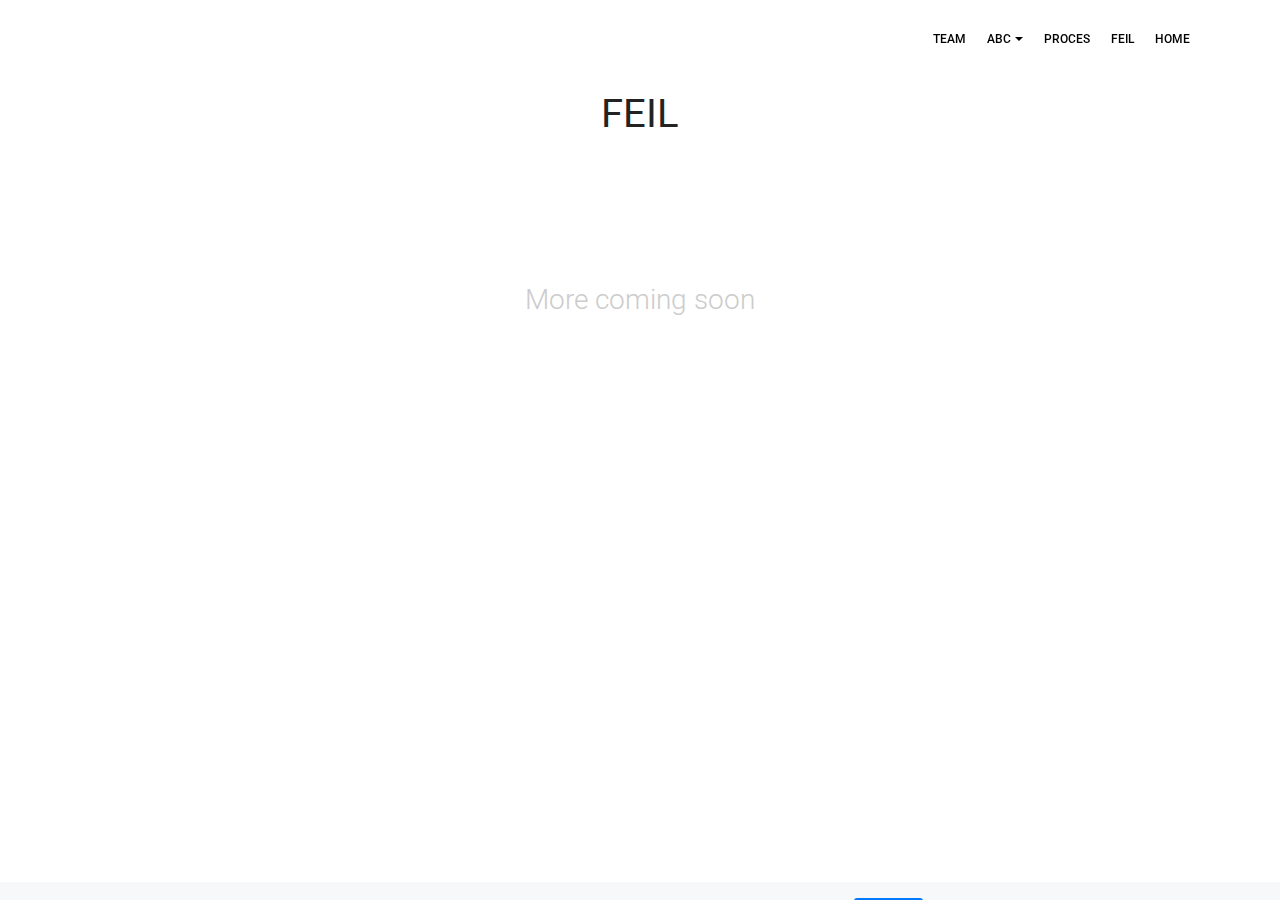
<file: page4.html>
<!DOCTYPE html>
<html  >
<head>
  <!-- Site made with Mobirise Website Builder v4.11.6, https://mobirise.com -->
  <meta charset="UTF-8">
  <meta http-equiv="X-UA-Compatible" content="IE=edge">
  <meta name="generator" content="Mobirise v4.11.6, mobirise.com">
  <meta name="viewport" content="width=device-width, initial-scale=1, minimum-scale=1">
  <link rel="shortcut icon" href="assets/images/logo4.png" type="image/x-icon">
  <meta name="description" content="Site Creator Description">
  
  <title>Feil</title>
  <link rel="stylesheet" href="assets/web/assets/mobirise-icons/mobirise-icons.css">
  <link rel="stylesheet" href="assets/bootstrap/css/bootstrap.min.css">
  <link rel="stylesheet" href="assets/bootstrap/css/bootstrap-grid.min.css">
  <link rel="stylesheet" href="assets/bootstrap/css/bootstrap-reboot.min.css">
  <link rel="stylesheet" href="assets/tether/tether.min.css">
  <link rel="stylesheet" href="assets/dropdown/css/style.css">
  <link rel="stylesheet" href="assets/theme/css/style.css">
  <link rel="preload" as="style" href="assets/mobirise/css/mbr-additional.css"><link rel="stylesheet" href="assets/mobirise/css/mbr-additional.css" type="text/css">
  
  
  
</head>
<body>
  <section class="menu cid-rKtioig2iR" once="menu" id="menu2-3r">

    

    <nav class="navbar navbar-expand beta-menu navbar-dropdown align-items-center navbar-fixed-top navbar-toggleable-sm bg-color transparent">
        <button class="navbar-toggler navbar-toggler-right" type="button" data-toggle="collapse" data-target="#navbarSupportedContent" aria-controls="navbarSupportedContent" aria-expanded="false" aria-label="Toggle navigation">
            <div class="hamburger">
                <span></span>
                <span></span>
                <span></span>
                <span></span>
            </div>
        </button>
        <div class="menu-logo">
            <div class="navbar-brand">
                
                
            </div>
        </div>
        <div class="collapse navbar-collapse" id="navbarSupportedContent">
            <ul class="navbar-nav nav-dropdown nav-right navbar-nav-top-padding" data-app-modern-menu="true"><li class="nav-item">
                    <a class="nav-link link text-black display-5" href="page2.html">
                        TEAM</a>
                </li><li class="nav-item dropdown"><a class="nav-link link text-black dropdown-toggle display-5" href="page4.html" data-toggle="dropdown-submenu" aria-expanded="false">ABC</a><div class="dropdown-menu"><a class="text-black dropdown-item display-5" href="page5.html">A</a><a class="text-black dropdown-item display-5" href="page6.html" aria-expanded="false">B</a><a class="text-black dropdown-item display-5" href="page7.html" aria-expanded="false">C</a></div></li><li class="nav-item">
                    <a class="nav-link link text-black display-5" href="page3.html" aria-expanded="false">
                        PROCES</a>
                </li><li class="nav-item"><a class="nav-link link text-black display-5" href="page4.html">FEIL</a></li><li class="nav-item"><a class="nav-link link text-black display-5" href="page1.html" aria-expanded="false">
                        HOME</a></li></ul>
            
        </div>
    </nav>
</section>

<section class="engine"><a href="https://mobirise.info/y">free html website templates</a></section><section class="header1 cid-rN4tGXAvuY" id="header16-4e">

    

    

    <div class="container">
        <div class="row justify-content-md-center">
            <div class="col-md-10 align-center">
                <h1 class="mbr-section-title mbr-bold pb-3 mbr-fonts-style display-5"><span style="font-weight: normal;">
                    FEIL</span></h1>
                
                
                
            </div>
        </div>
    </div>

</section>

<section class="mbr-section content4 cid-rN7hm0Rl3c" id="content4-50">

    

    <div class="container">
        <div class="media-container-row">
            <div class="title col-12 col-md-8">
                
                <h3 class="mbr-section-subtitle align-center mbr-light mbr-fonts-style display-7">
                    More coming soon</h3>
                
            </div>
        </div>
    </div>
</section>


  <script src="assets/web/assets/jquery/jquery.min.js"></script>
  <script src="assets/popper/popper.min.js"></script>
  <script src="assets/bootstrap/js/bootstrap.min.js"></script>
  <script src="assets/web/assets/cookies-alert-plugin/cookies-alert-core.js"></script>
  <script src="assets/web/assets/cookies-alert-plugin/cookies-alert-script.js"></script>
  <script src="assets/tether/tether.min.js"></script>
  <script src="assets/smoothscroll/smooth-scroll.js"></script>
  <script src="assets/dropdown/js/nav-dropdown.js"></script>
  <script src="assets/dropdown/js/navbar-dropdown.js"></script>
  <script src="assets/touchswipe/jquery.touch-swipe.min.js"></script>
  <script src="assets/theme/js/script.js"></script>
  
  
<input name="cookieData" type="hidden" data-cookie-customDialogSelector='null' data-cookie-colorText='#424a4d' data-cookie-colorBg='rgba(234, 239, 241, 0.44)' data-cookie-textButton='Agree' data-cookie-colorButton='' data-cookie-colorLink='#424a4d' data-cookie-underlineLink='true' data-cookie-text="We use cookies to give you the best experience. Read our <a href='privacy.html'>cookie policy</a>.">
  </body>
</html>
</file>
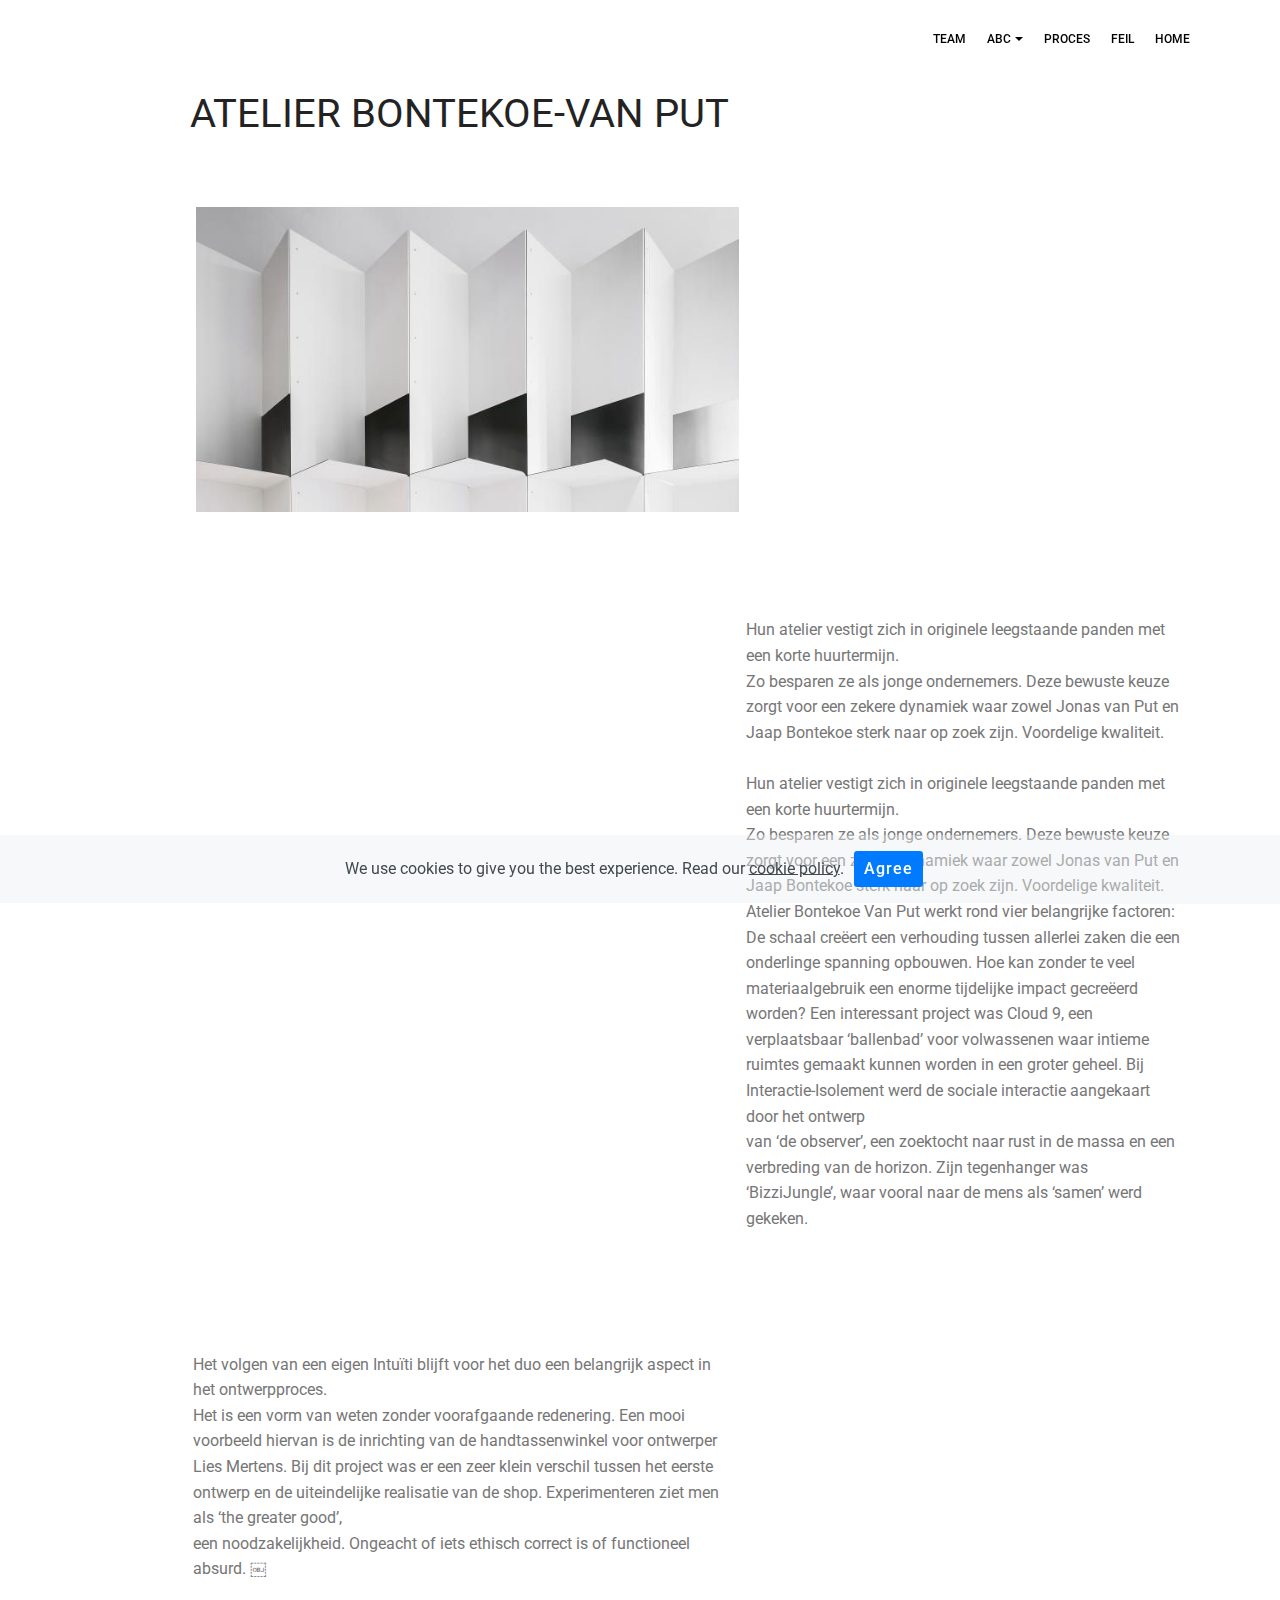
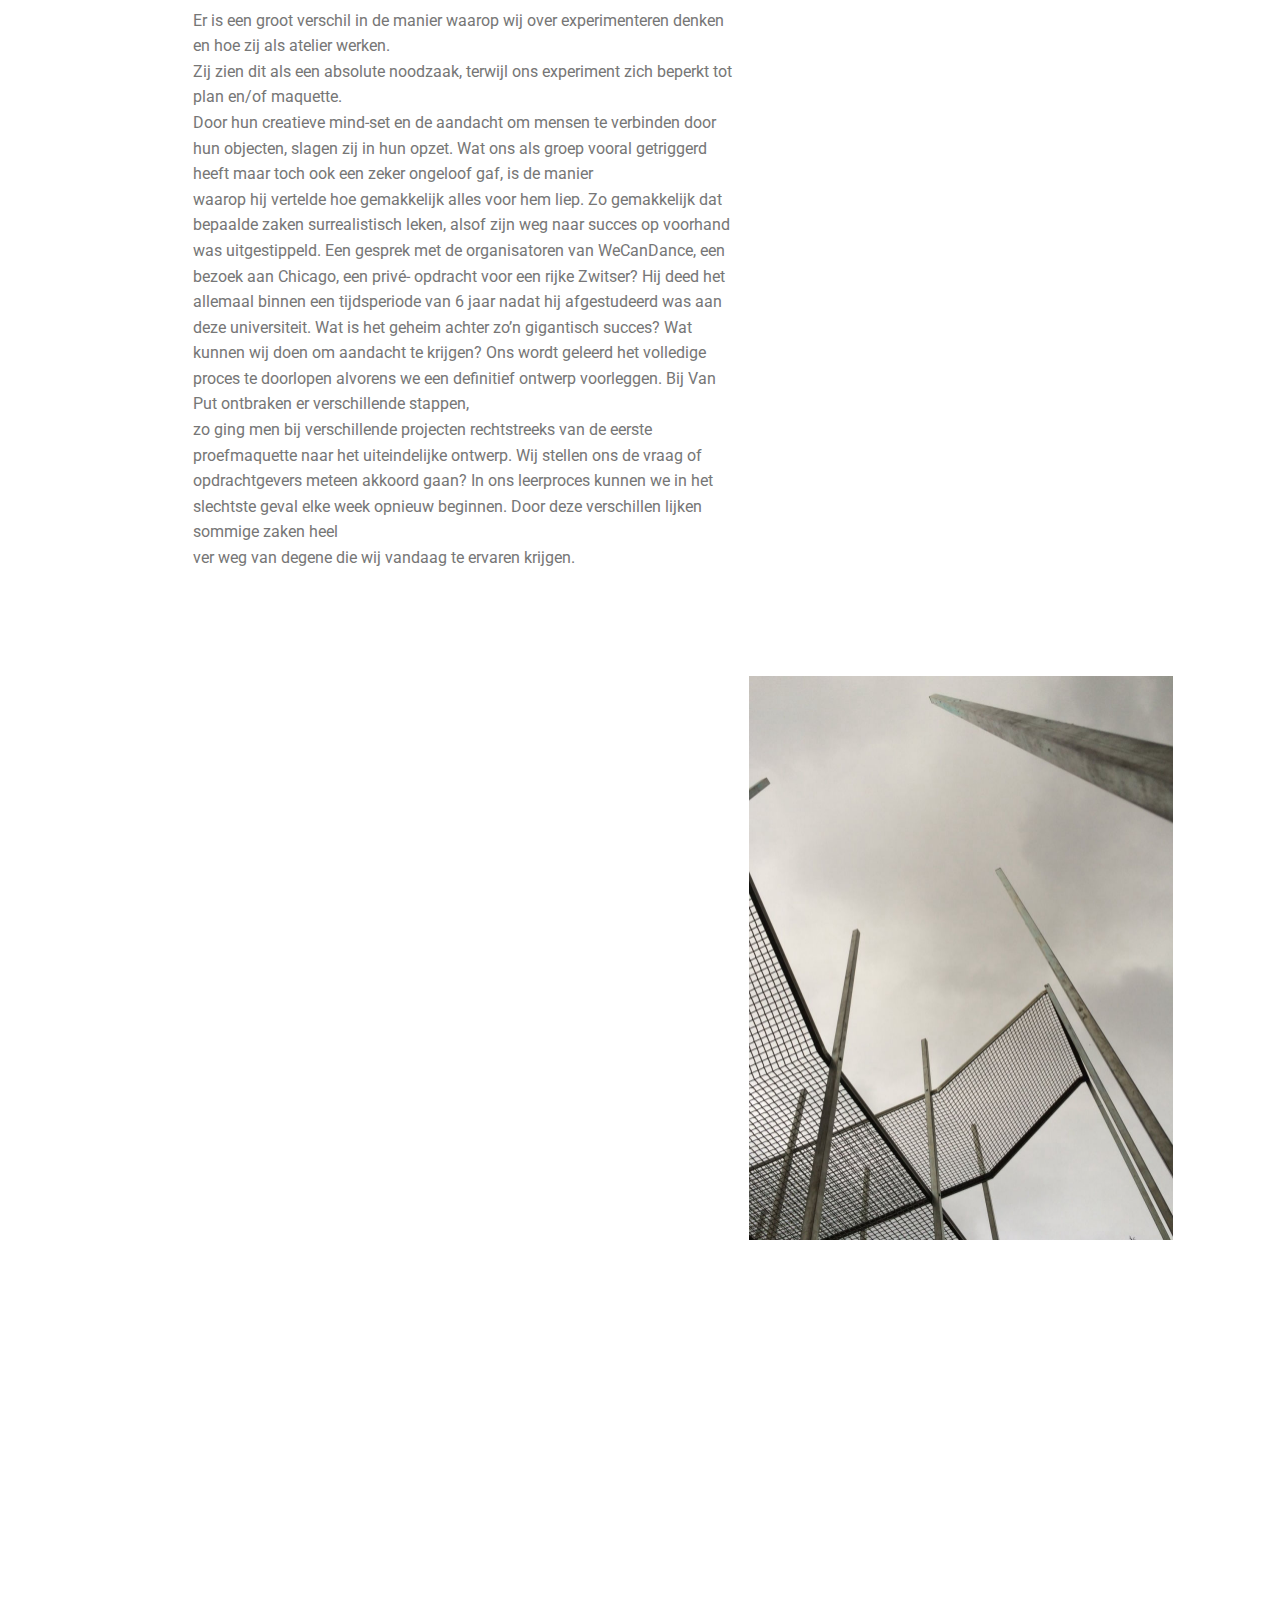
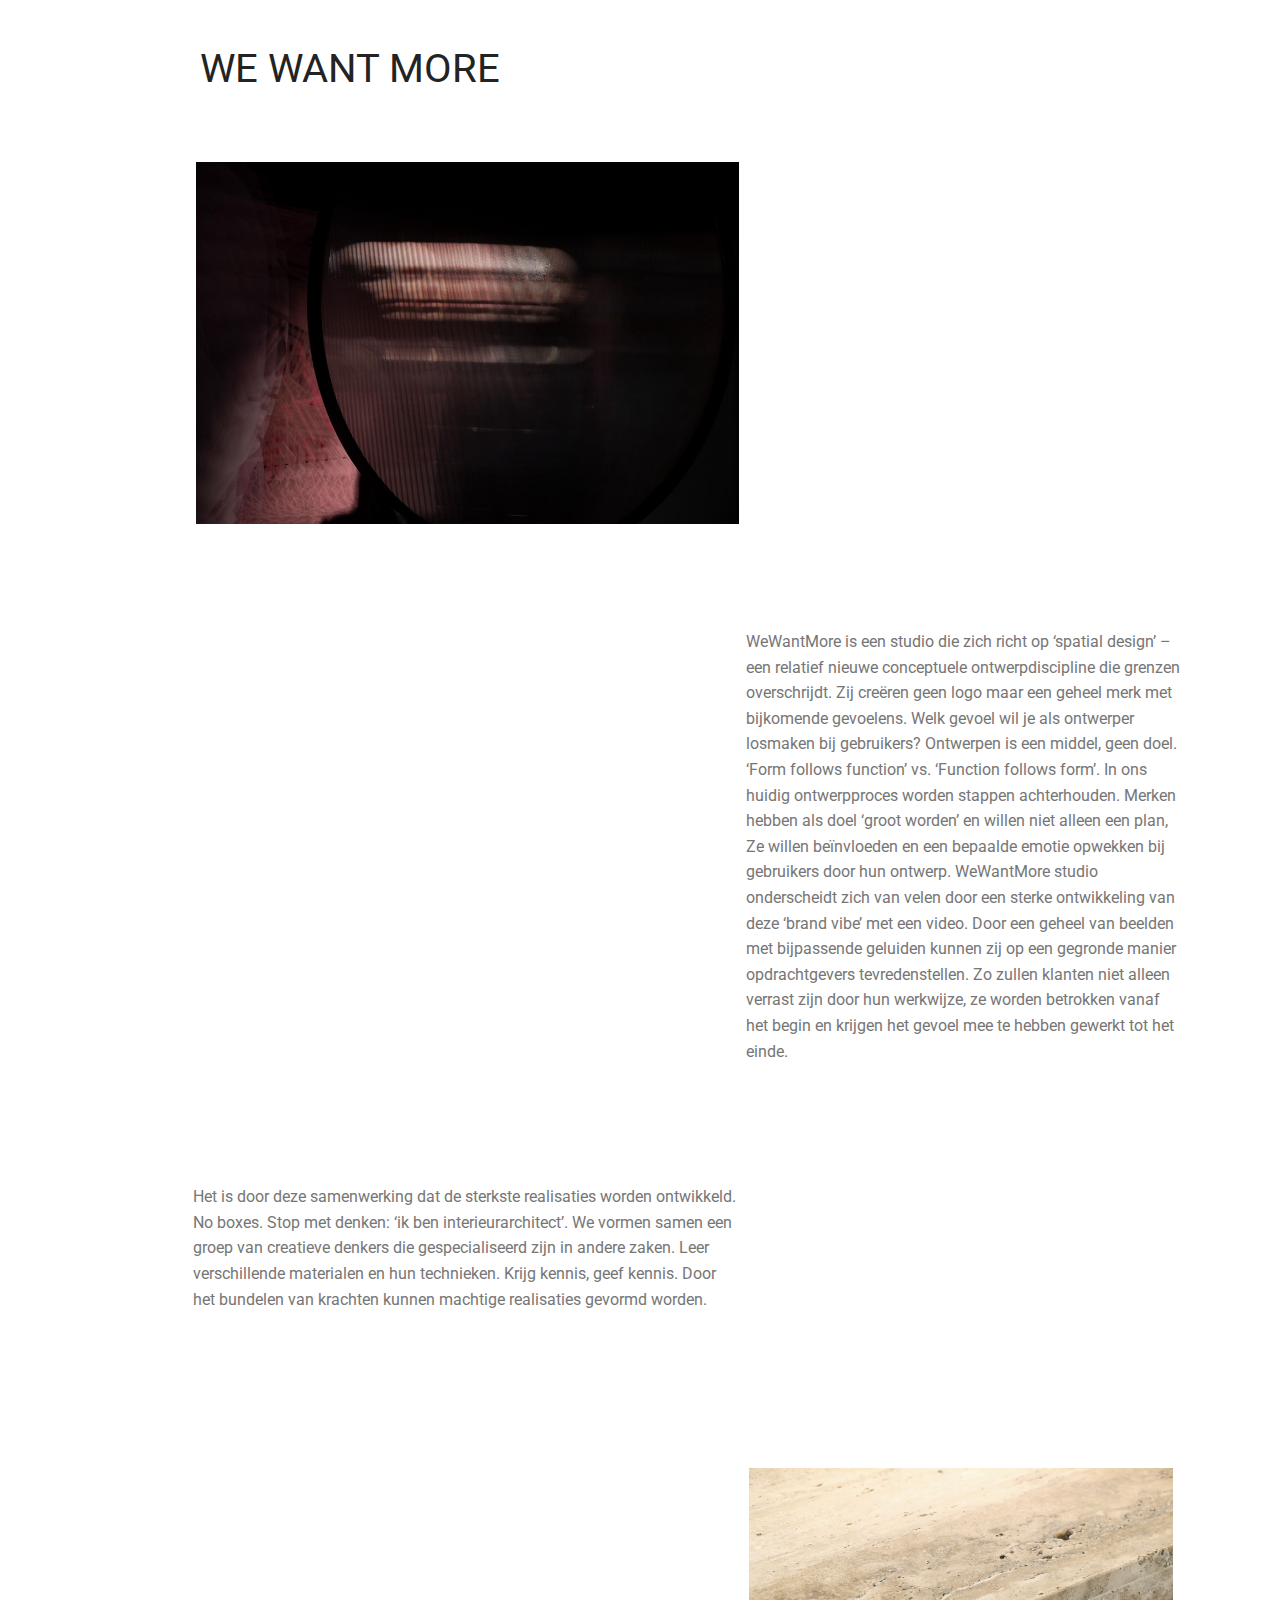
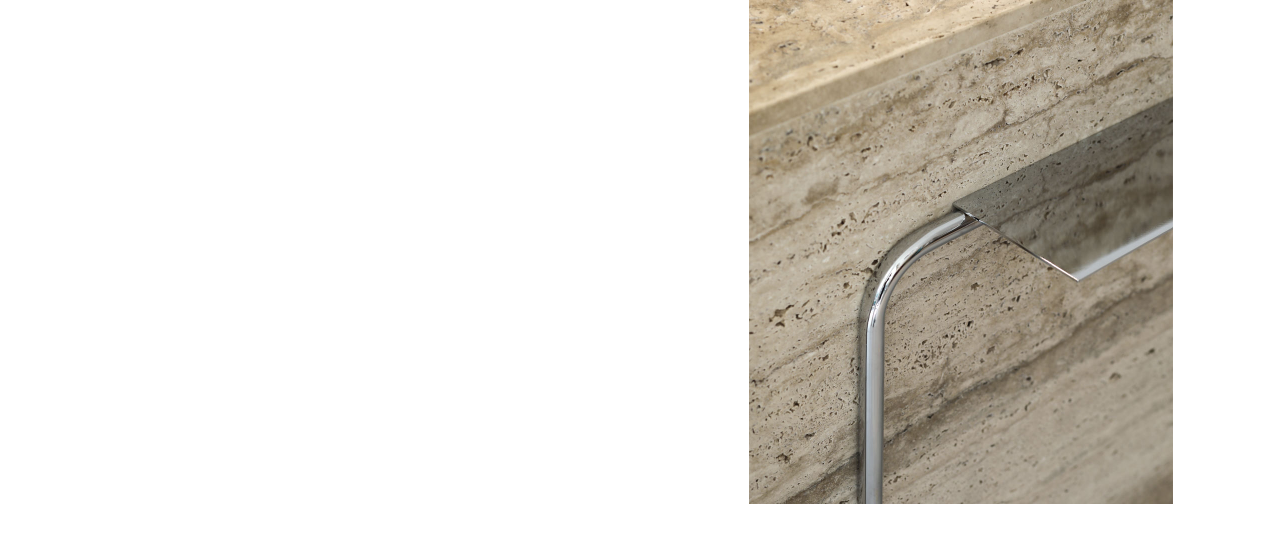
<file: page5.html>
<!DOCTYPE html>
<html  >
<head>
  <!-- Site made with Mobirise Website Builder v4.11.6, https://mobirise.com -->
  <meta charset="UTF-8">
  <meta http-equiv="X-UA-Compatible" content="IE=edge">
  <meta name="generator" content="Mobirise v4.11.6, mobirise.com">
  <meta name="viewport" content="width=device-width, initial-scale=1, minimum-scale=1">
  <link rel="shortcut icon" href="assets/images/logo4.png" type="image/x-icon">
  <meta name="description" content="Web Site Maker Description">
  
  <title>Katern A</title>
  <link rel="stylesheet" href="assets/web/assets/mobirise-icons/mobirise-icons.css">
  <link rel="stylesheet" href="assets/bootstrap/css/bootstrap.min.css">
  <link rel="stylesheet" href="assets/bootstrap/css/bootstrap-grid.min.css">
  <link rel="stylesheet" href="assets/bootstrap/css/bootstrap-reboot.min.css">
  <link rel="stylesheet" href="assets/tether/tether.min.css">
  <link rel="stylesheet" href="assets/dropdown/css/style.css">
  <link rel="stylesheet" href="assets/theme/css/style.css">
  <link rel="preload" as="style" href="assets/mobirise/css/mbr-additional.css"><link rel="stylesheet" href="assets/mobirise/css/mbr-additional.css" type="text/css">
  
  
  
</head>
<body>
  <section class="menu cid-rKticejaUu" once="menu" id="menu2-3p">

    

    <nav class="navbar navbar-expand beta-menu navbar-dropdown align-items-center navbar-fixed-top navbar-toggleable-sm bg-color transparent">
        <button class="navbar-toggler navbar-toggler-right" type="button" data-toggle="collapse" data-target="#navbarSupportedContent" aria-controls="navbarSupportedContent" aria-expanded="false" aria-label="Toggle navigation">
            <div class="hamburger">
                <span></span>
                <span></span>
                <span></span>
                <span></span>
            </div>
        </button>
        <div class="menu-logo">
            <div class="navbar-brand">
                
                
            </div>
        </div>
        <div class="collapse navbar-collapse" id="navbarSupportedContent">
            <ul class="navbar-nav nav-dropdown nav-right navbar-nav-top-padding" data-app-modern-menu="true"><li class="nav-item">
                    <a class="nav-link link text-black display-5" href="page2.html">
                        TEAM</a>
                </li><li class="nav-item dropdown"><a class="nav-link link text-black dropdown-toggle display-5" href="page4.html" data-toggle="dropdown-submenu" aria-expanded="false">ABC</a><div class="dropdown-menu"><a class="text-black dropdown-item display-5" href="page5.html">A</a><a class="text-black dropdown-item display-5" href="page6.html" aria-expanded="false">B</a><a class="text-black dropdown-item display-5" href="page7.html" aria-expanded="false">C</a></div></li><li class="nav-item">
                    <a class="nav-link link text-black display-5" href="page3.html" aria-expanded="false">
                        PROCES</a>
                </li><li class="nav-item"><a class="nav-link link text-black display-5" href="page4.html">FEIL</a></li><li class="nav-item"><a class="nav-link link text-black display-5" href="page1.html" aria-expanded="false">
                        HOME</a></li></ul>
            
        </div>
    </nav>
</section>

<section class="engine"><a href="https://mobirise.info/e">how to make your own website</a></section><section class="header1 cid-rKrS3GJ40c" id="header16-1q">

    

    

    <div class="container">
        <div class="row justify-content-md-center">
            <div class="col-md-10 align-center">
                <h1 class="mbr-section-title mbr-bold pb-3 mbr-fonts-style display-5"><span style="font-weight: normal;">&nbsp;ATELIER BONTEKOE-VAN PUT</span></h1>
                
                
                
            </div>
        </div>
    </div>

</section>

<section class="cid-rKrSOJKnV3" id="image4-1r">
    <!-- Block parameters controls (Blue "Gear" panel) -->
    
    <!-- End block parameters -->
    <div class="container images-container">
            <div class="media-container-row" style="width: 80%;">
                <div class="img-item item1" style="width: 177%;">
                    <img src="assets/images/287144-640x360.jpg" alt="" title="">
                    
                </div>
                <div class="img-item">
                    <img src="assets/images/screen-shot-2019-12-04-at-21.22.50-626x318.png" alt="" title="">
                    
                </div>
            </div>
    </div>
</section>

<section class="mbr-section content7 cid-rKrV97WYvl" id="content7-1w">
          
    

    <div class="container">
        <div class="media-container-row">
            <div class="col-12 col-md-12">
                <div class="media-container-row">
                    <div class="media-content">
                        <div class="mbr-section-text">
                            <p class="mbr-text align-right mb-0 mbr-fonts-style display-5">Hun atelier vestigt zich in originele leegstaande panden met een korte huurtermijn.
<br>Zo besparen ze als jonge ondernemers. Deze bewuste keuze zorgt voor een zekere dynamiek waar zowel Jonas van Put en Jaap Bontekoe sterk naar op zoek zijn. Voordelige kwaliteit.<br><br>Hun atelier vestigt zich in originele leegstaande panden met een korte huurtermijn.
<br>Zo besparen ze als jonge ondernemers. Deze bewuste keuze zorgt voor een zekere dynamiek waar zowel Jonas van Put en Jaap Bontekoe sterk naar op zoek zijn. Voordelige kwaliteit.
Atelier Bontekoe Van Put werkt rond vier belangrijke factoren:
<br>De schaal creëert een verhouding tussen allerlei zaken die een onderlinge spanning opbouwen. Hoe kan zonder te veel materiaalgebruik een enorme tijdelijke impact gecreëerd worden? Een interessant project was Cloud 9,
een verplaatsbaar ‘ballenbad’ voor volwassenen waar intieme ruimtes gemaakt kunnen worden in een groter
geheel.
Bij Interactie-Isolement werd de sociale interactie aangekaart door het ontwerp <br>van ‘de observer’, een zoektocht naar rust in de massa en een verbreding van de horizon. Zijn tegenhanger was ‘BizziJungle’, waar vooral naar de mens als ‘samen’ werd gekeken.</p>
                        </div>
                    </div>
                    <div class="mbr-figure" style="width: 140%;">
                     <img src="assets/images/screen-shot-2019-12-04-at-21.22.50-629x320.png" alt="Mobirise" title="">  
                    </div>
                </div>
            </div>
        </div>
    </div>
</section>

<section class="mbr-section content7 cid-rKrVVRFmib" id="content7-1x">
          
    

    <div class="container">
        <div class="media-container-row">
            <div class="col-12 col-md-10">
                <div class="media-container-row">
                    <div class="media-content">
                        <div class="mbr-section-text">
                            <p class="mbr-text align-right mb-0 mbr-fonts-style display-5">Het volgen van een eigen Intuïti blijft voor het duo een belangrijk aspect in het ontwerpproces.<br> Het is een vorm van weten zonder voorafgaande redenering. Een mooi voorbeeld hiervan is de inrichting van de handtassenwinkel voor ontwerper Lies Mertens. Bij dit project was er een zeer klein verschil tussen het eerste ontwerp en de uiteindelijke realisatie van de shop.
Experimenteren ziet men als ‘the greater good’, <br>een noodzakelijkheid. Ongeacht of iets ethisch correct is of functioneel absurd.
￼<br><br>Er is een groot verschil in de manier waarop wij over experimenteren denken en hoe zij als atelier werken.
<br>Zij zien dit als een absolute noodzaak, terwijl ons experiment zich beperkt tot plan en/of maquette. <br>Door hun creatieve mind-set en de aandacht om mensen te verbinden door hun objecten, slagen zij in hun opzet.
Wat ons als groep vooral getriggerd heeft maar toch ook een zeker ongeloof gaf, is de manier <br>waarop hij
vertelde hoe gemakkelijk alles voor hem liep. Zo gemakkelijk dat bepaalde zaken surrealistisch leken, alsof zijn weg naar succes op voorhand was uitgestippeld. Een gesprek met de organisatoren van WeCanDance, een bezoek aan Chicago, een privé- opdracht voor een rijke Zwitser? Hij deed het allemaal binnen een tijdsperiode van 6 jaar nadat hij afgestudeerd was aan deze universiteit. Wat is het geheim achter zo’n gigantisch succes? Wat kunnen wij doen om aandacht te krijgen?
Ons wordt geleerd het volledige proces te doorlopen alvorens we een definitief ontwerp voorleggen. Bij Van Put ontbraken er verschillende stappen, <br>zo ging men bij verschillende projecten rechtstreeks van de eerste
proefmaquette naar het uiteindelijke ontwerp. Wij stellen ons de vraag of opdrachtgevers meteen akkoord gaan?
In ons leerproces kunnen we in het slechtste geval elke week opnieuw beginnen. Door deze verschillen lijken sommige zaken heel <br>ver weg van degene die wij vandaag te ervaren krijgen.<br></p>
                        </div>
                    </div>
                    <div class="mbr-figure" style="width: 60%;">
                     <img src="assets/images/screen-shot-2019-12-04-at-21.22.50-574x292.png" alt="Mobirise" title="">  
                    </div>
                </div>
            </div>
        </div>
    </div>
</section>

<section class="cid-rKrWG9qsPj" id="image4-1y">
    <!-- Block parameters controls (Blue "Gear" panel) -->
    
    <!-- End block parameters -->
    <div class="container images-container">
            <div class="media-container-row" style="width: 96%;">
                <div class="img-item item1" style="width: 147%;">
                    <img src="assets/images/screen-shot-2019-12-04-at-21.22.50-629x320.png" alt="" title="">
                    
                </div>
                <div class="img-item">
                    <img src="assets/images/9-pangea-milan-848x1130.jpg" alt="" title="">
                    
                </div>
            </div>
    </div>
</section>

<section class="header1 cid-rKrZYoSMqH" id="header16-22">

    

    

    <div class="container">
        <div class="row justify-content-md-center">
            <div class="col-md-10 align-center">
                
                
                
                
            </div>
        </div>
    </div>

</section>

<section class="header1 cid-rKrZFB7Udr" id="header16-20">

    

    

    <div class="container">
        <div class="row justify-content-md-center">
            <div class="col-md-10 align-center">
                <h1 class="mbr-section-title mbr-bold pb-3 mbr-fonts-style display-5"><span style="font-weight: normal;">&nbsp; WE WANT MORE</span></h1>
                
                
                
            </div>
        </div>
    </div>

</section>

<section class="cid-rKs0DQWRfU" id="image4-23">
    <!-- Block parameters controls (Blue "Gear" panel) -->
    
    <!-- End block parameters -->
    <div class="container images-container">
            <div class="media-container-row" style="width: 80%;">
                <div class="img-item item1" style="width: 177%;">
                    <img src="assets/images/anonymoussix-04-2560x1707-1086x724.jpg" alt="" title="">
                    
                </div>
                <div class="img-item">
                    <img src="assets/images/screen-shot-2019-12-04-at-21.22.50-626x318.png" alt="" title="">
                    
                </div>
            </div>
    </div>
</section>

<section class="mbr-section content7 cid-rKs1aO6H7K" id="content7-24">
          
    

    <div class="container">
        <div class="media-container-row">
            <div class="col-12 col-md-12">
                <div class="media-container-row">
                    <div class="media-content">
                        <div class="mbr-section-text">
                            <p class="mbr-text align-right mb-0 mbr-fonts-style display-5">WeWantMore is een studio die zich richt op ‘spatial design’ – een relatief nieuwe conceptuele ontwerpdiscipline die grenzen overschrijdt.
Zij creëren geen logo maar een geheel merk met bijkomende gevoelens. Welk gevoel wil je als ontwerper losmaken bij gebruikers?
Ontwerpen is een middel, geen doel. ‘Form follows function’ vs. ‘Function follows form’.
In ons huidig ontwerpproces worden stappen achterhouden. Merken hebben als doel ‘groot worden’ en willen niet alleen een plan, Ze willen beïnvloeden en een bepaalde emotie
opwekken bij gebruikers door hun ontwerp. WeWantMore studio onderscheidt zich van velen door een sterke ontwikkeling van deze ‘brand vibe’ met een video. Door een geheel van beelden met bijpassende geluiden kunnen zij op een gegronde manier opdrachtgevers tevredenstellen.
Zo zullen klanten niet alleen verrast zijn door hun werkwijze,
ze worden betrokken vanaf het begin en krijgen het gevoel mee te hebben gewerkt tot het einde.</p>
                        </div>
                    </div>
                    <div class="mbr-figure" style="width: 140%;">
                     <img src="assets/images/screen-shot-2019-12-04-at-21.22.50-629x320.png" alt="Mobirise" title="">  
                    </div>
                </div>
            </div>
        </div>
    </div>
</section>

<section class="mbr-section content7 cid-rKs1G1WO5P" id="content7-25">
          
    

    <div class="container">
        <div class="media-container-row">
            <div class="col-12 col-md-10">
                <div class="media-container-row">
                    <div class="media-content">
                        <div class="mbr-section-text">
                            <p class="mbr-text align-right mb-0 mbr-fonts-style display-5">Het is door deze samenwerking dat de sterkste realisaties worden ontwikkeld. No boxes. Stop met denken: ‘ik ben interieurarchitect’. We vormen samen een groep van creatieve denkers die gespecialiseerd zijn in andere zaken. Leer verschillende materialen en hun technieken.
Krijg kennis, geef kennis. Door het bundelen van krachten kunnen machtige realisaties gevormd worden.<br><br><br></p>
                        </div>
                    </div>
                    <div class="mbr-figure" style="width: 60%;">
                     <img src="assets/images/screen-shot-2019-12-04-at-21.22.50-574x292.png" alt="Mobirise" title="">  
                    </div>
                </div>
            </div>
        </div>
    </div>
</section>

<section class="cid-rKtoaIWt82" id="image4-3u">
    <!-- Block parameters controls (Blue "Gear" panel) -->
    
    <!-- End block parameters -->
    <div class="container images-container">
            <div class="media-container-row" style="width: 96%;">
                <div class="img-item item1" style="width: 147%;">
                    <img src="assets/images/screen-shot-2019-12-04-at-21.22.50-629x320.png" alt="" title="">
                    
                </div>
                <div class="img-item">
                    <img src="assets/images/gigue10-1707x2560-848x1272.jpg" alt="" title="">
                    
                </div>
            </div>
    </div>
</section>


  <script src="assets/web/assets/jquery/jquery.min.js"></script>
  <script src="assets/popper/popper.min.js"></script>
  <script src="assets/bootstrap/js/bootstrap.min.js"></script>
  <script src="assets/web/assets/cookies-alert-plugin/cookies-alert-core.js"></script>
  <script src="assets/web/assets/cookies-alert-plugin/cookies-alert-script.js"></script>
  <script src="assets/tether/tether.min.js"></script>
  <script src="assets/smoothscroll/smooth-scroll.js"></script>
  <script src="assets/dropdown/js/nav-dropdown.js"></script>
  <script src="assets/dropdown/js/navbar-dropdown.js"></script>
  <script src="assets/touchswipe/jquery.touch-swipe.min.js"></script>
  <script src="assets/theme/js/script.js"></script>
  
  
<input name="cookieData" type="hidden" data-cookie-customDialogSelector='null' data-cookie-colorText='#424a4d' data-cookie-colorBg='rgba(234, 239, 241, 0.44)' data-cookie-textButton='Agree' data-cookie-colorButton='' data-cookie-colorLink='#424a4d' data-cookie-underlineLink='true' data-cookie-text="We use cookies to give you the best experience. Read our <a href='privacy.html'>cookie policy</a>.">
  </body>
</html>
</file>
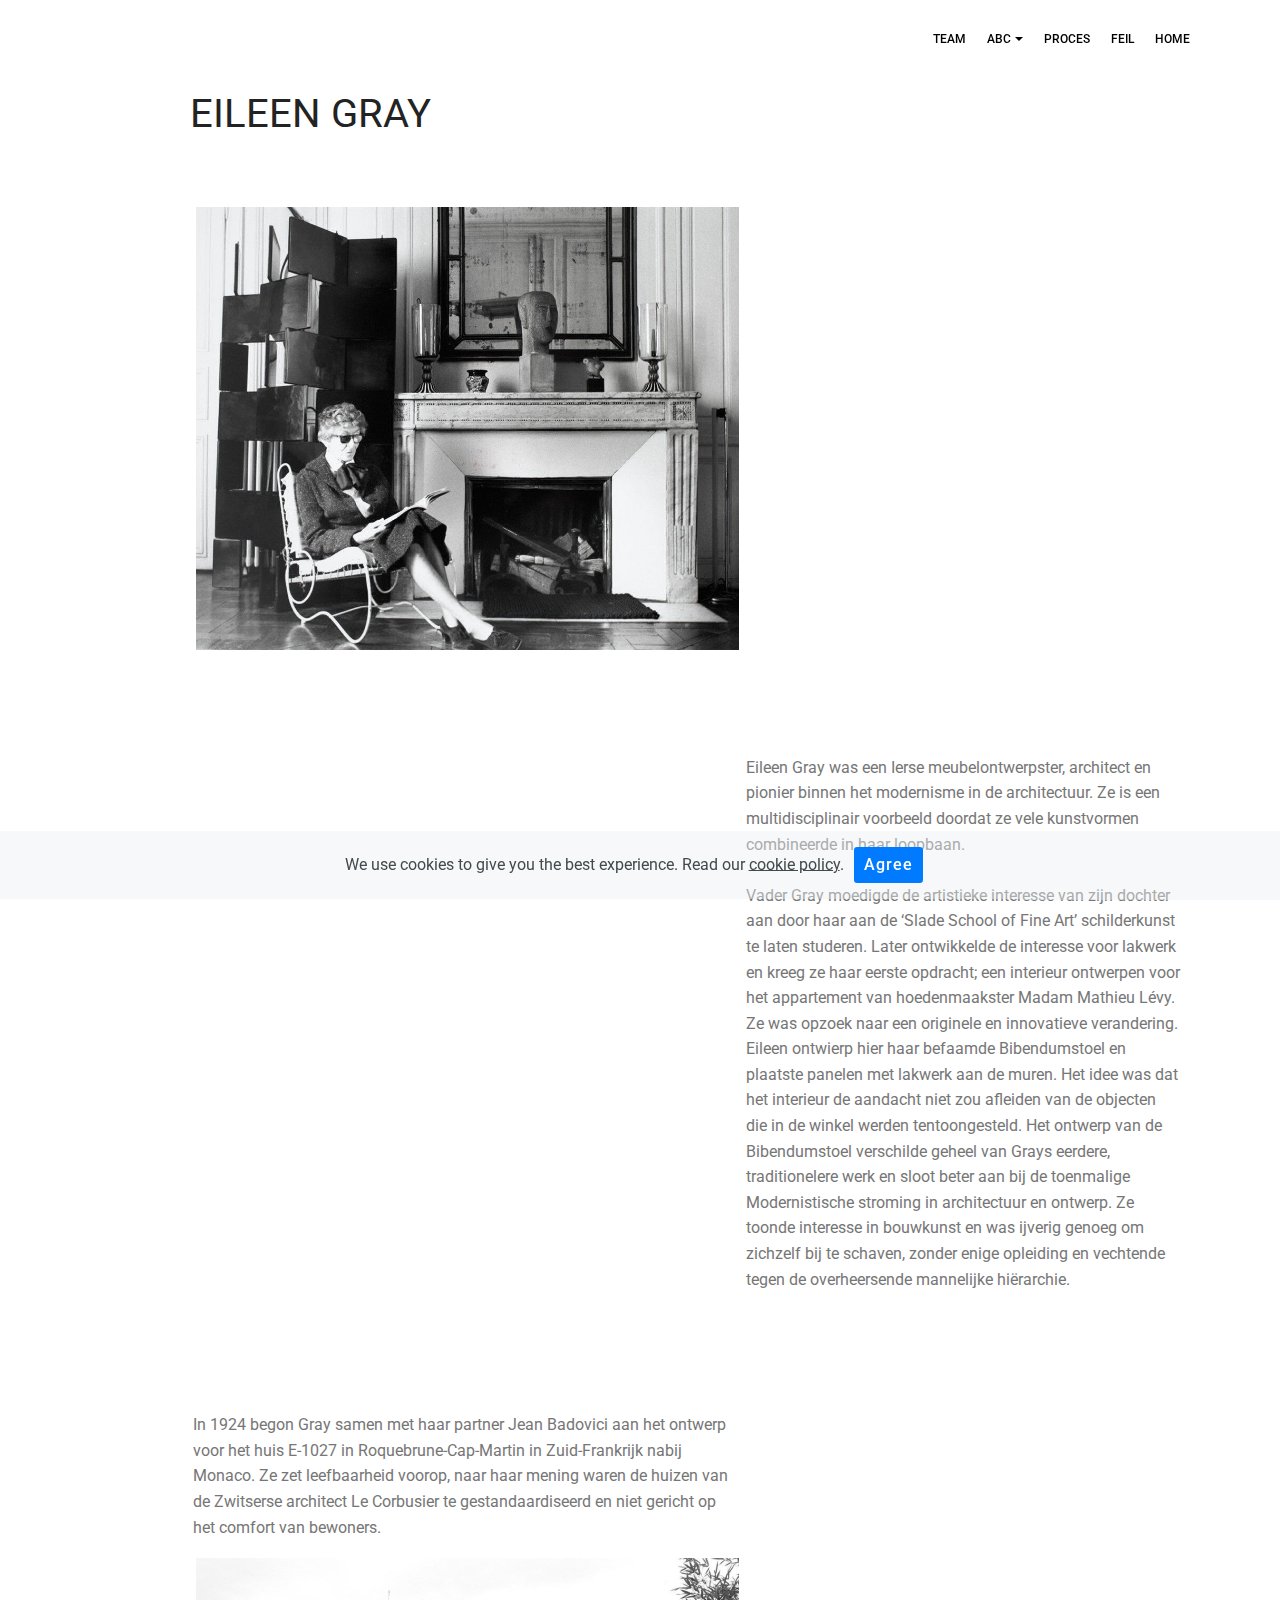
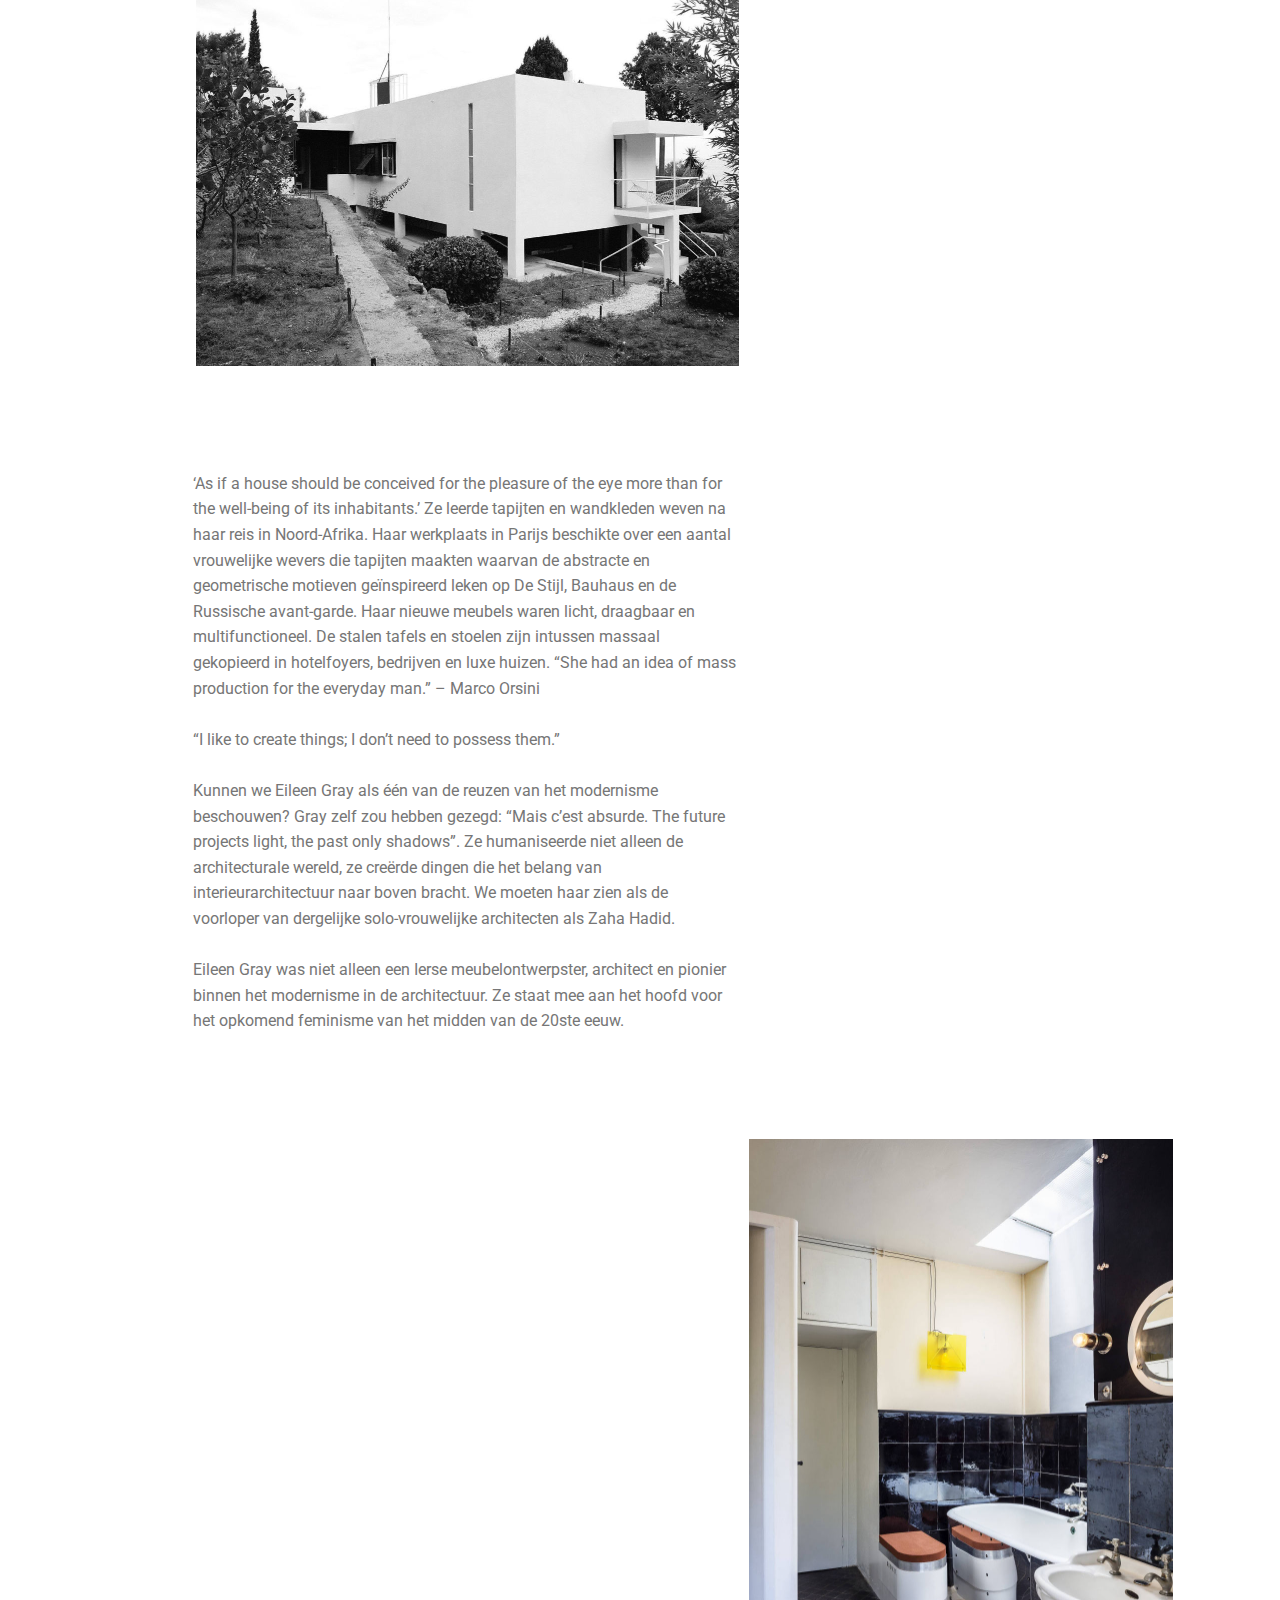
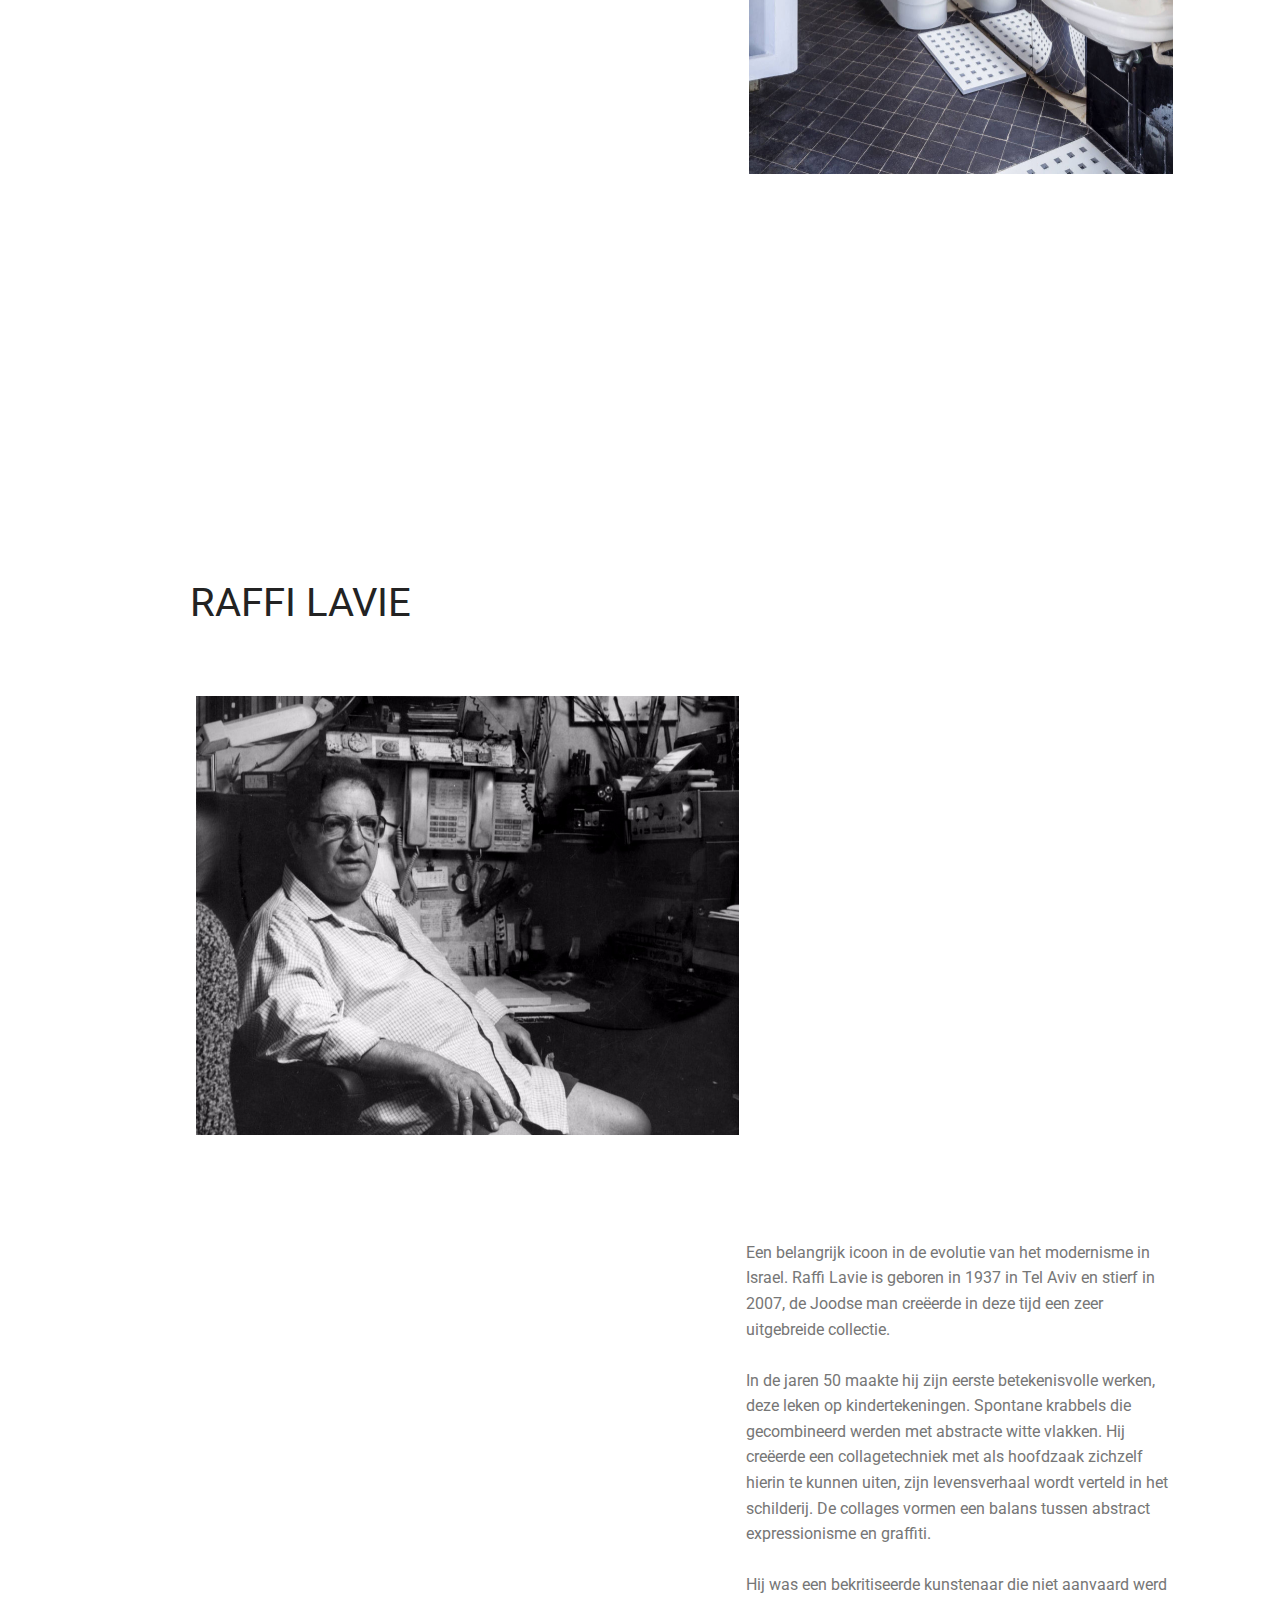
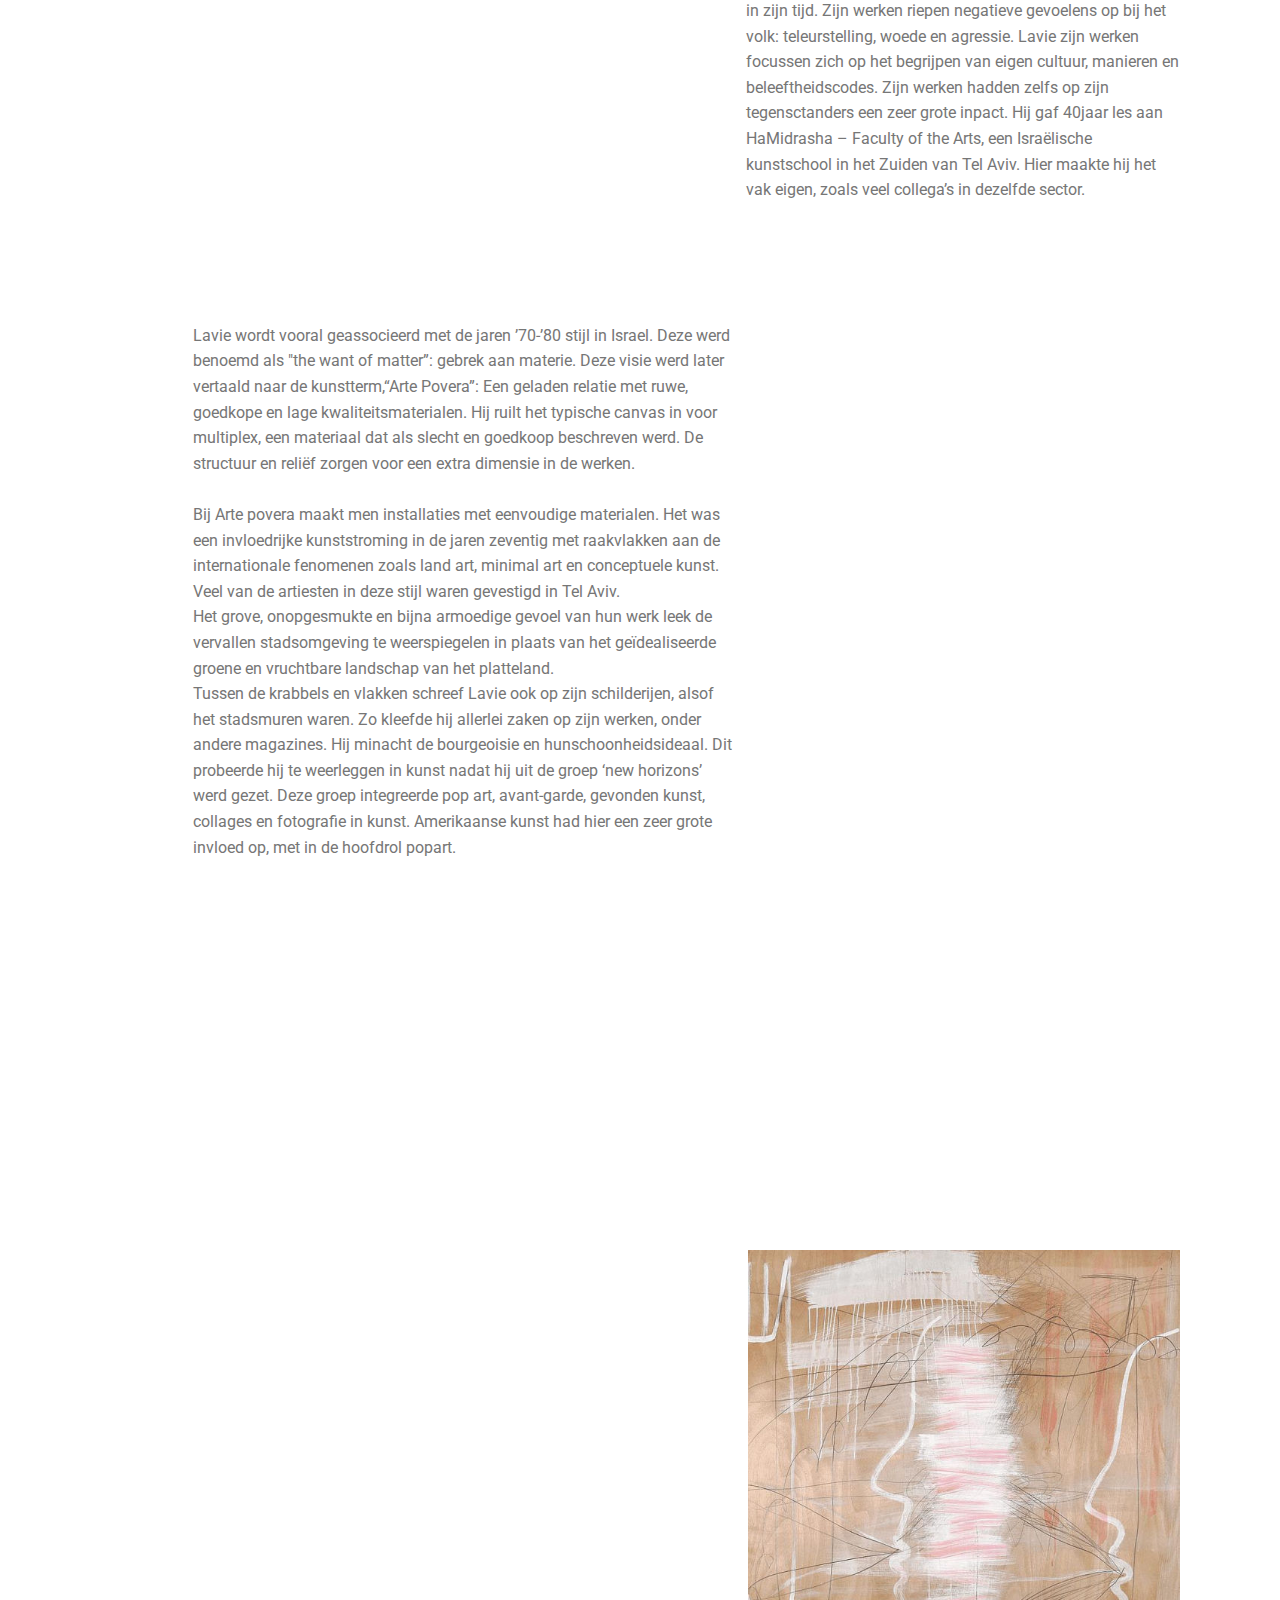
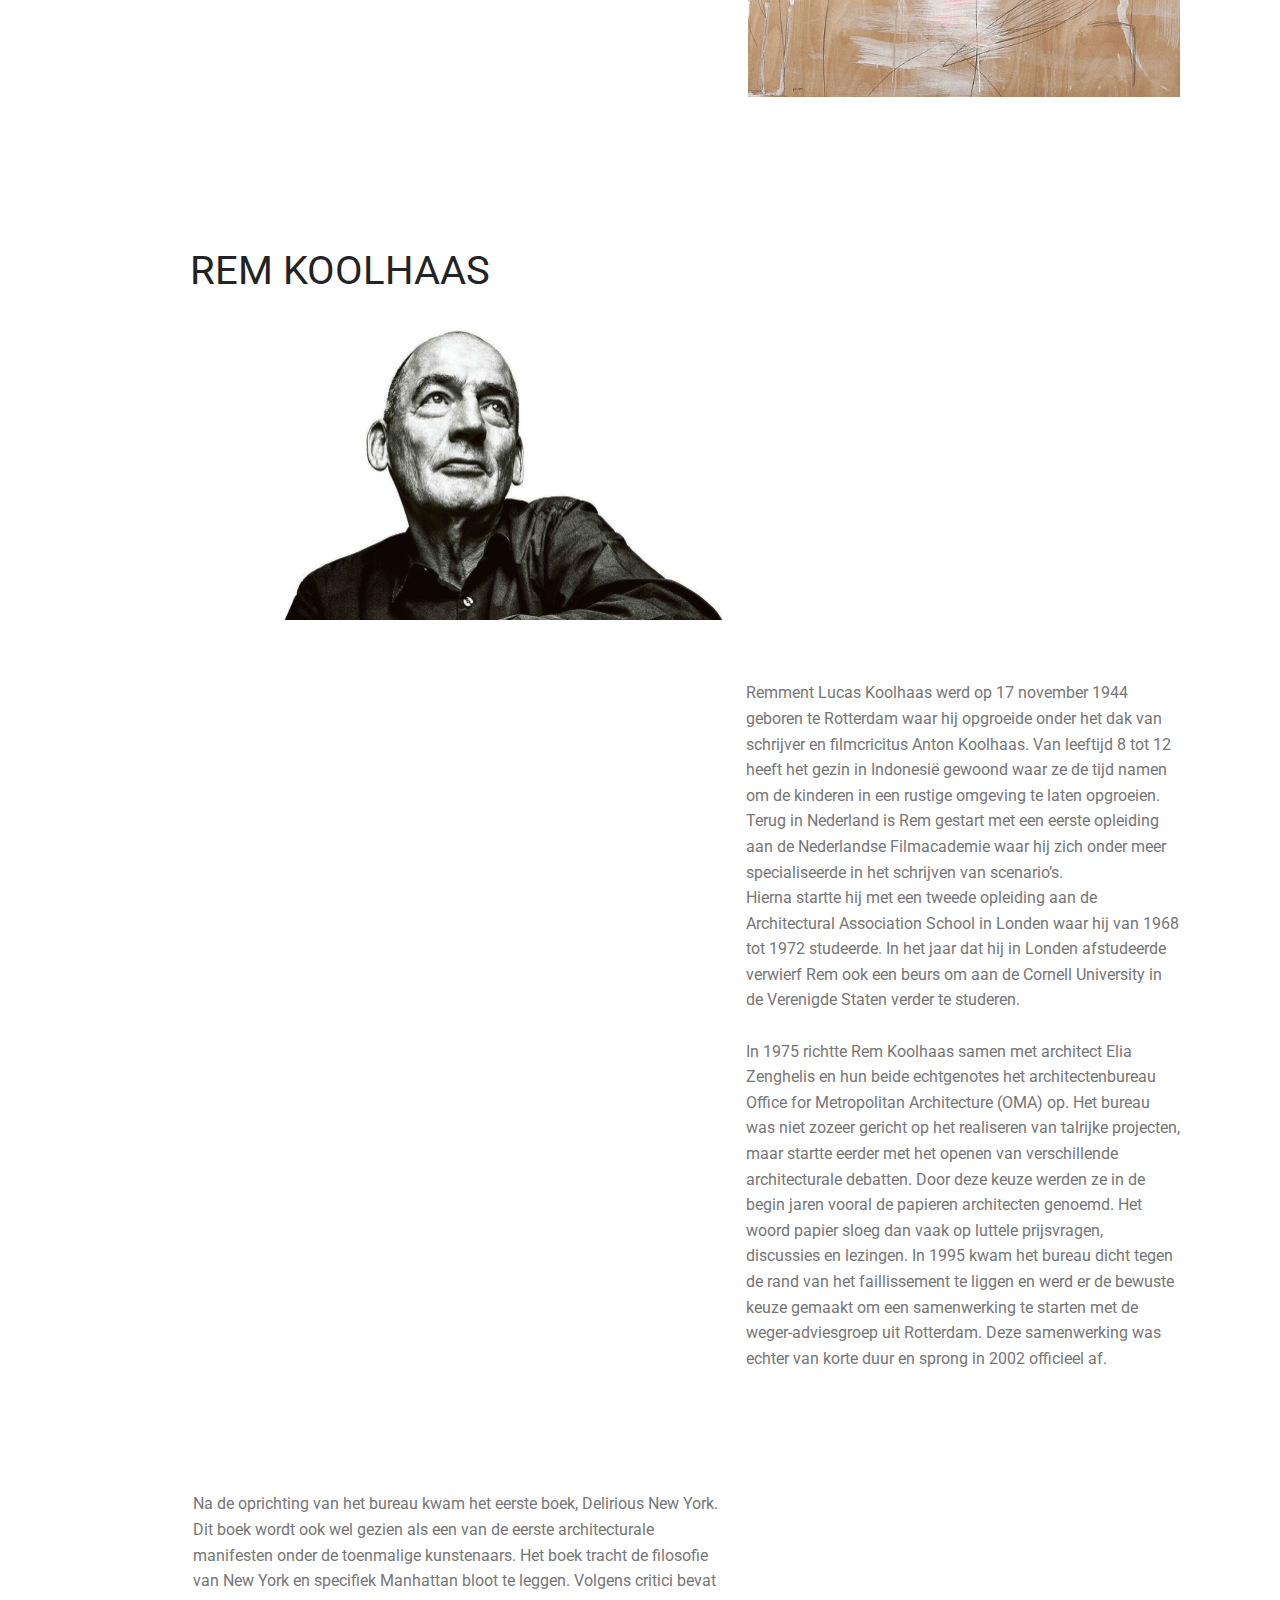
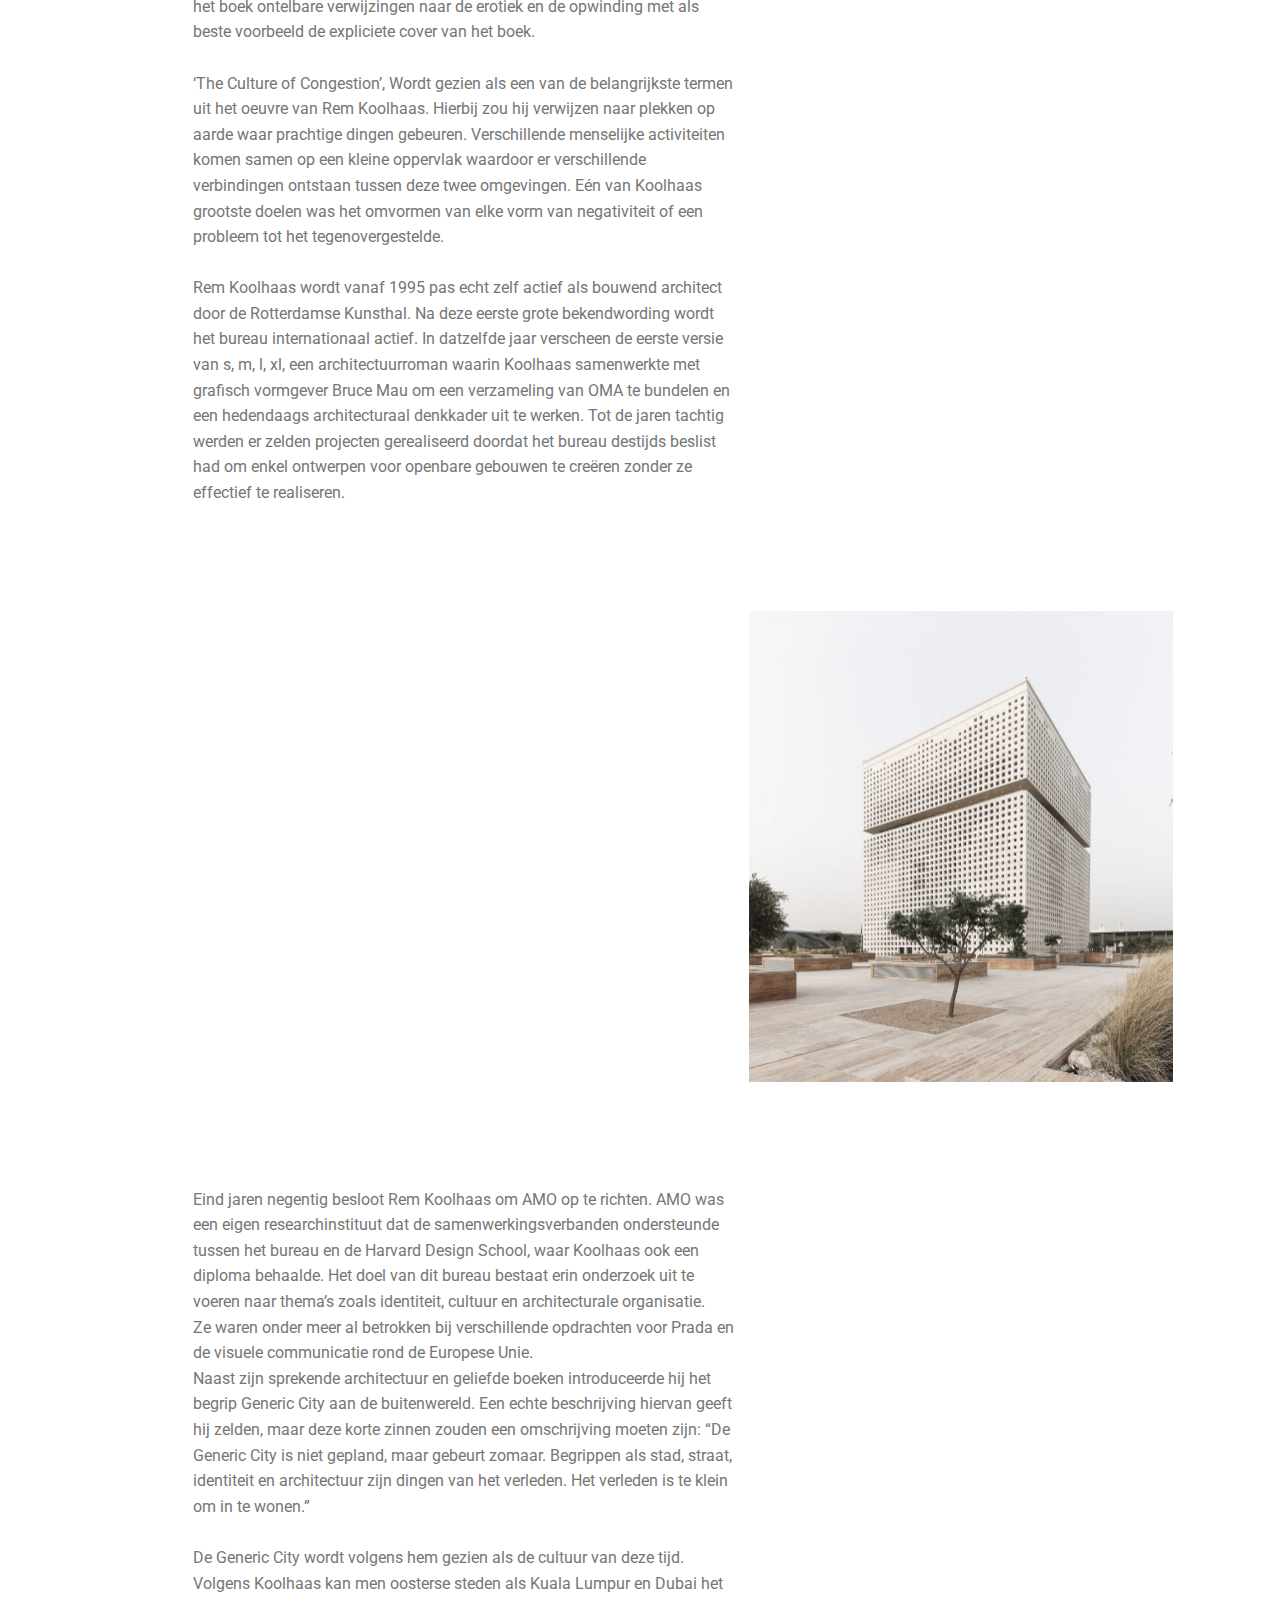
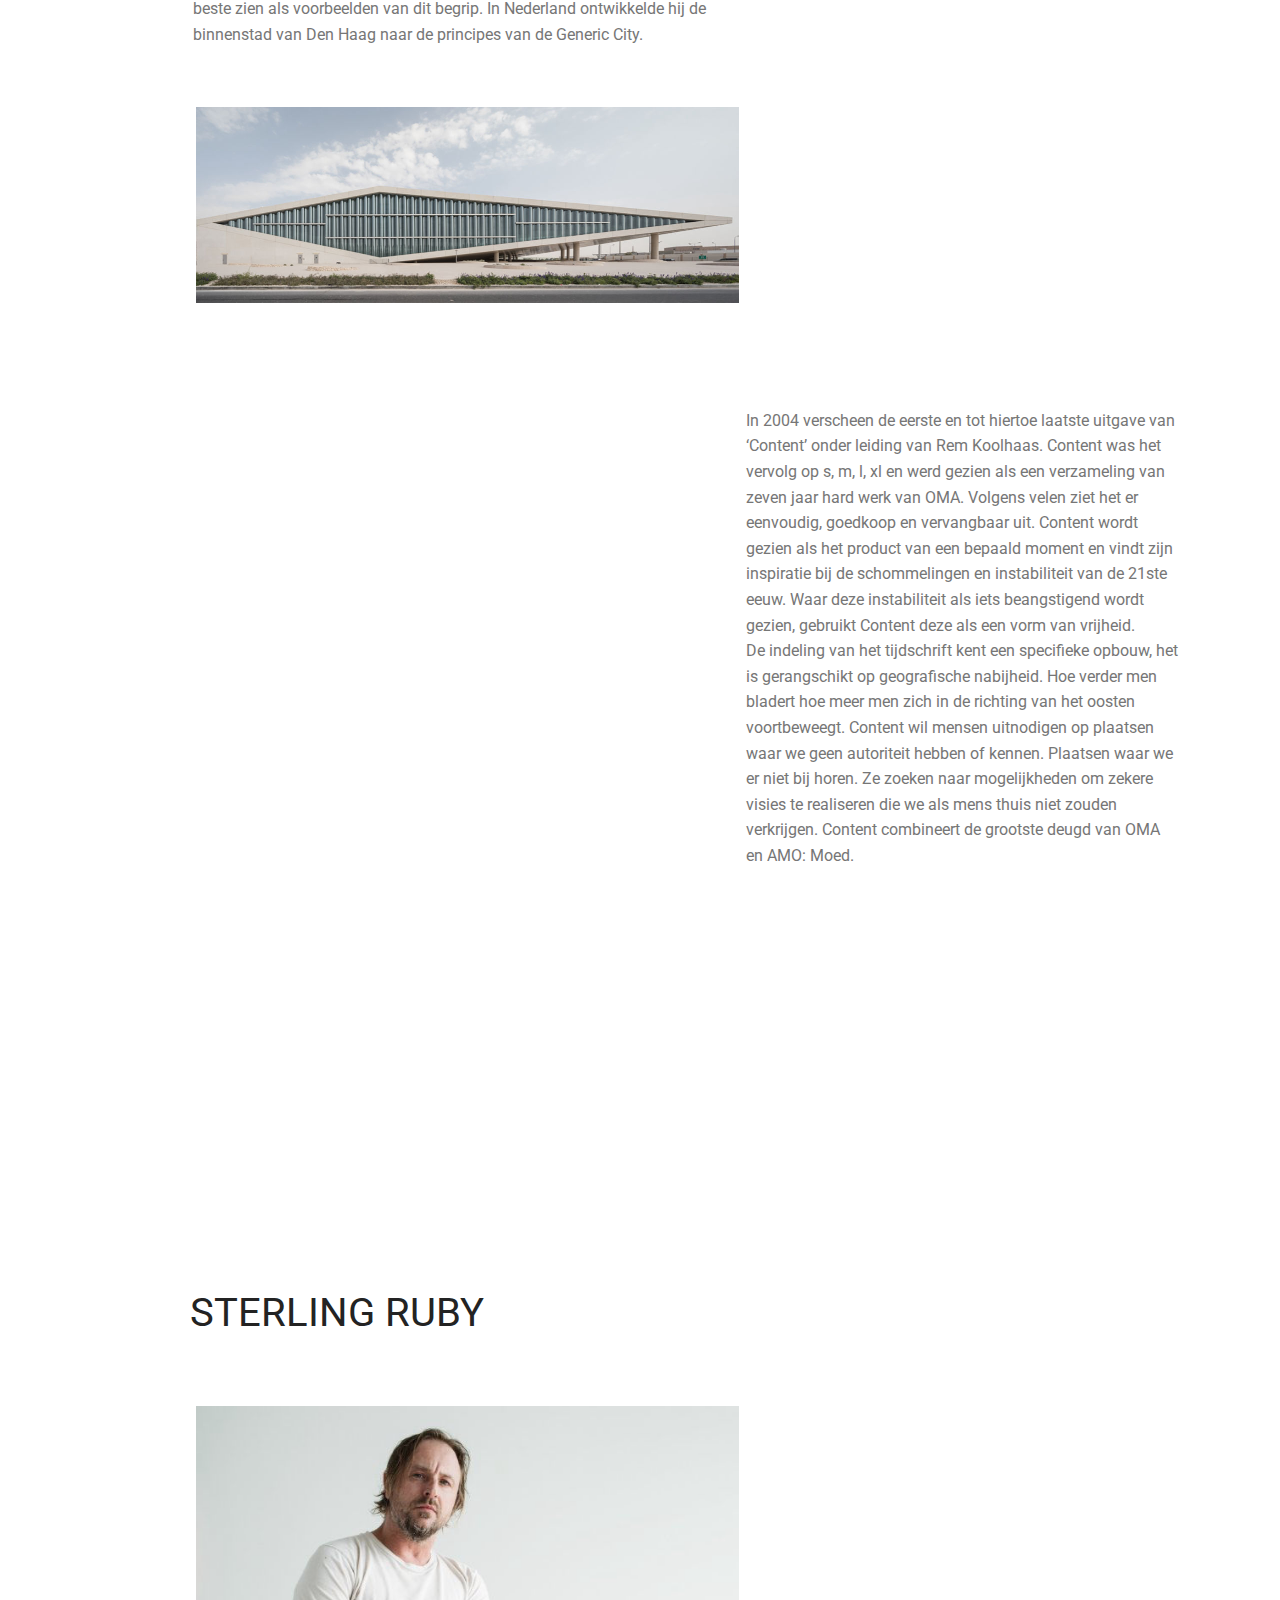
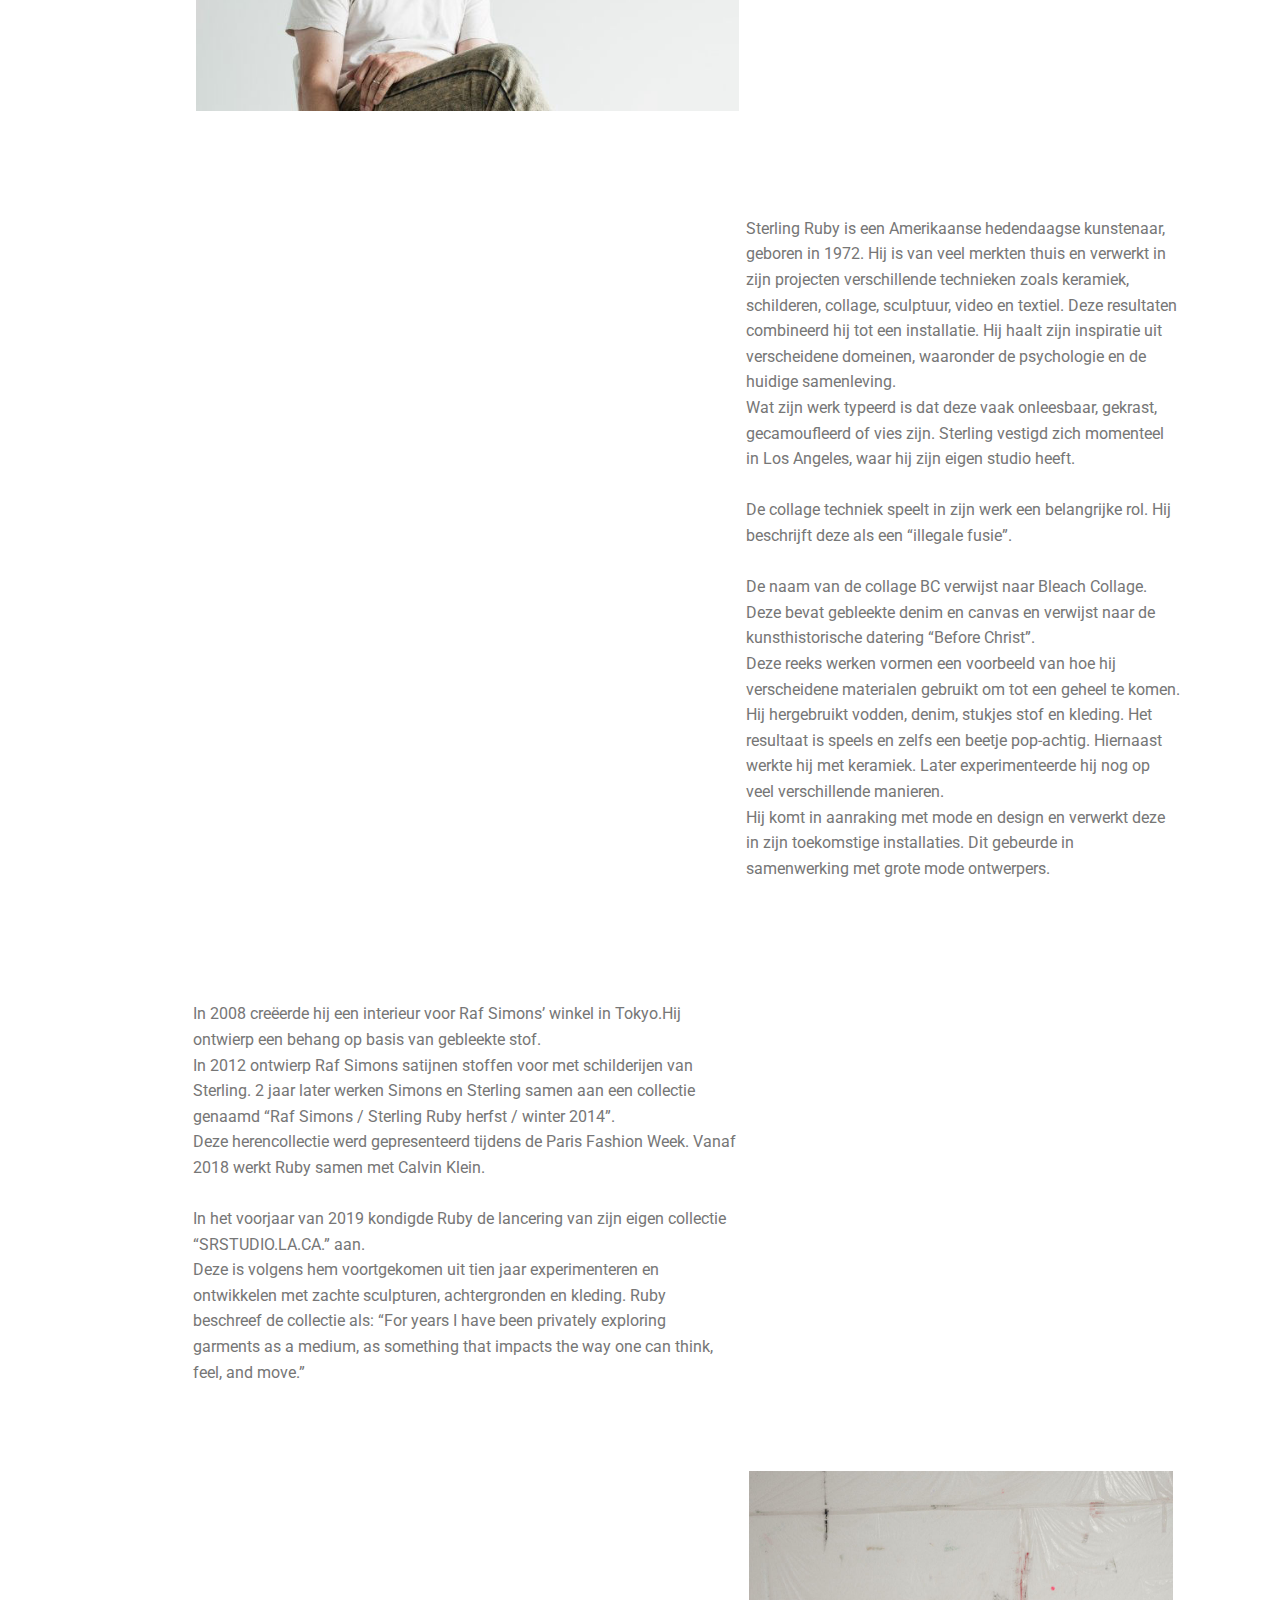
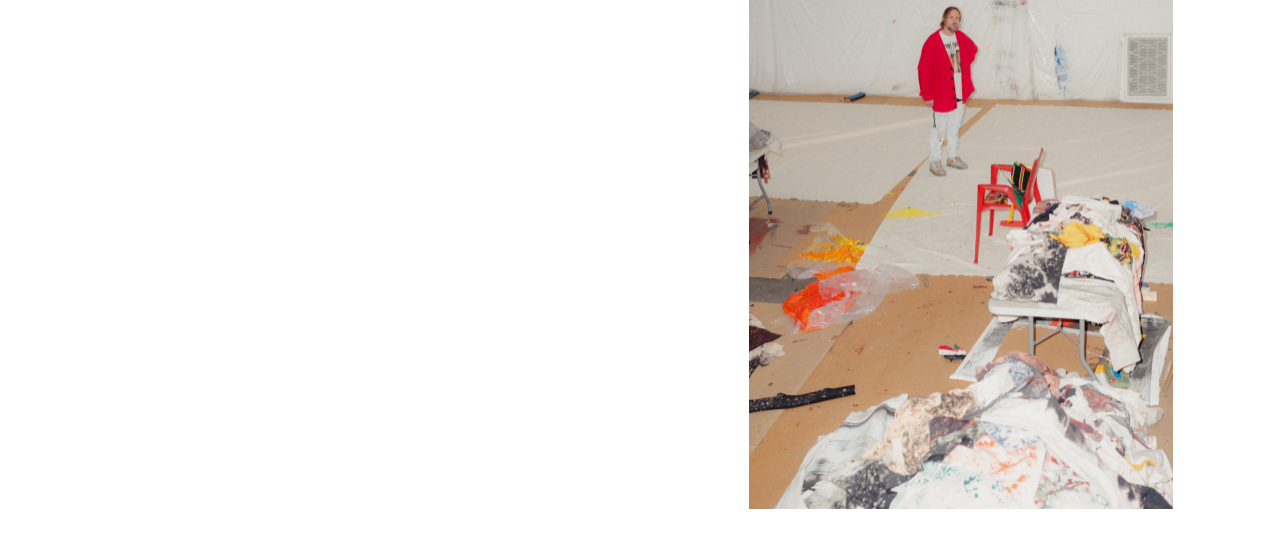
<file: page6.html>
<!DOCTYPE html>
<html  >
<head>
  <!-- Site made with Mobirise Website Builder v4.11.6, https://mobirise.com -->
  <meta charset="UTF-8">
  <meta http-equiv="X-UA-Compatible" content="IE=edge">
  <meta name="generator" content="Mobirise v4.11.6, mobirise.com">
  <meta name="viewport" content="width=device-width, initial-scale=1, minimum-scale=1">
  <link rel="shortcut icon" href="assets/images/logo4.png" type="image/x-icon">
  <meta name="description" content="Web Site Builder Description">
  
  <title>Katern B</title>
  <link rel="stylesheet" href="assets/web/assets/mobirise-icons/mobirise-icons.css">
  <link rel="stylesheet" href="assets/bootstrap/css/bootstrap.min.css">
  <link rel="stylesheet" href="assets/bootstrap/css/bootstrap-grid.min.css">
  <link rel="stylesheet" href="assets/bootstrap/css/bootstrap-reboot.min.css">
  <link rel="stylesheet" href="assets/tether/tether.min.css">
  <link rel="stylesheet" href="assets/dropdown/css/style.css">
  <link rel="stylesheet" href="assets/theme/css/style.css">
  <link rel="preload" as="style" href="assets/mobirise/css/mbr-additional.css"><link rel="stylesheet" href="assets/mobirise/css/mbr-additional.css" type="text/css">
  
  
  
</head>
<body>
  <section class="menu cid-rKthNUwbyI" once="menu" id="menu2-3o">

    

    <nav class="navbar navbar-expand beta-menu navbar-dropdown align-items-center navbar-fixed-top navbar-toggleable-sm bg-color transparent">
        <button class="navbar-toggler navbar-toggler-right" type="button" data-toggle="collapse" data-target="#navbarSupportedContent" aria-controls="navbarSupportedContent" aria-expanded="false" aria-label="Toggle navigation">
            <div class="hamburger">
                <span></span>
                <span></span>
                <span></span>
                <span></span>
            </div>
        </button>
        <div class="menu-logo">
            <div class="navbar-brand">
                
                
            </div>
        </div>
        <div class="collapse navbar-collapse" id="navbarSupportedContent">
            <ul class="navbar-nav nav-dropdown nav-right navbar-nav-top-padding" data-app-modern-menu="true"><li class="nav-item">
                    <a class="nav-link link text-black display-5" href="page2.html">
                        TEAM</a>
                </li><li class="nav-item dropdown"><a class="nav-link link text-black dropdown-toggle display-5" href="page4.html" data-toggle="dropdown-submenu" aria-expanded="false">ABC</a><div class="dropdown-menu"><a class="text-black dropdown-item display-5" href="page5.html">A</a><a class="text-black dropdown-item display-5" href="page6.html" aria-expanded="false">B</a><a class="text-black dropdown-item display-5" href="page7.html" aria-expanded="false">C</a></div></li><li class="nav-item">
                    <a class="nav-link link text-black display-5" href="page3.html" aria-expanded="false">
                        PROCES</a>
                </li><li class="nav-item"><a class="nav-link link text-black display-5" href="page4.html">FEIL</a></li><li class="nav-item"><a class="nav-link link text-black display-5" href="page1.html" aria-expanded="false">
                        HOME</a></li></ul>
            
        </div>
    </nav>
</section>

<section class="engine"><a href="https://mobirise.info/y">html web templates</a></section><section class="header1 cid-rKs837TIjm" id="header16-29">

    

    

    <div class="container">
        <div class="row justify-content-md-center">
            <div class="col-md-10 align-center">
                <h1 class="mbr-section-title mbr-bold pb-3 mbr-fonts-style display-5"><span style="font-weight: normal;">&nbsp;EILEEN GRAY</span></h1>
                
                
                
            </div>
        </div>
    </div>

</section>

<section class="cid-rKs8JDkPgK" id="image4-2a">
    <!-- Block parameters controls (Blue "Gear" panel) -->
    
    <!-- End block parameters -->
    <div class="container images-container">
            <div class="media-container-row" style="width: 80%;">
                <div class="img-item item1" style="width: 177%;">
                    <img src="assets/images/eileen-gray-portrait-1030x840.jpg" alt="" title="">
                    
                </div>
                <div class="img-item">
                    <img src="assets/images/screen-shot-2019-12-04-at-21.22.50-626x318.png" alt="" title="">
                    
                </div>
            </div>
    </div>
</section>

<section class="mbr-section content7 cid-rKs9f8jWLC" id="content7-2c">
          
    

    <div class="container">
        <div class="media-container-row">
            <div class="col-12 col-md-12">
                <div class="media-container-row">
                    <div class="media-content">
                        <div class="mbr-section-text">
                            <p class="mbr-text align-right mb-0 mbr-fonts-style display-5">Eileen Gray was een Ierse meubelontwerpster, architect en pionier binnen het modernisme in de architectuur. Ze is een multidisciplinair voorbeeld doordat ze vele kunstvormen combineerde in haar loopbaan.
<br><br>Vader Gray moedigde de artistieke interesse van zijn dochter aan door haar aan de ‘Slade School of Fine Art’ schilderkunst te laten studeren. Later ontwikkelde de interesse voor lakwerk en kreeg ze haar eerste opdracht; een interieur ontwerpen voor het appartement van hoedenmaakster Madam Mathieu Lévy. Ze was opzoek naar een originele en innovatieve verandering. Eileen ontwierp hier haar befaamde Bibendumstoel en plaatste panelen met lakwerk aan de muren. Het idee was dat het interieur de aandacht niet zou afleiden van de objecten die in de winkel werden tentoongesteld. Het ontwerp van de Bibendumstoel verschilde geheel van Grays eerdere, traditionelere werk en sloot beter aan bij de toenmalige Modernistische stroming in architectuur en ontwerp.
Ze toonde interesse in bouwkunst en was ijverig genoeg om zichzelf bij te schaven, zonder enige opleiding en vechtende tegen de overheersende mannelijke hiërarchie.</p>
                        </div>
                    </div>
                    <div class="mbr-figure" style="width: 140%;">
                     <img src="assets/images/screen-shot-2019-12-04-at-21.22.50-629x320.png" alt="Mobirise" title="">  
                    </div>
                </div>
            </div>
        </div>
    </div>
</section>

<section class="mbr-section content7 cid-rKs9gmpav0" id="content7-2d">
          
    

    <div class="container">
        <div class="media-container-row">
            <div class="col-12 col-md-10">
                <div class="media-container-row">
                    <div class="media-content">
                        <div class="mbr-section-text">
                            <p class="mbr-text align-right mb-0 mbr-fonts-style display-5">In 1924 begon Gray samen met haar partner Jean Badovici aan het ontwerp voor het huis E-1027 in Roquebrune-Cap-Martin in Zuid-Frankrijk nabij Monaco. Ze zet leefbaarheid voorop, naar haar mening waren de huizen van de Zwitserse architect Le Corbusier te gestandaardiseerd en niet gericht op het comfort van bewoners.<br></p>
                        </div>
                    </div>
                    <div class="mbr-figure" style="width: 60%;">
                     <img src="assets/images/screen-shot-2019-12-04-at-21.22.50-574x292.png" alt="Mobirise" title="">  
                    </div>
                </div>
            </div>
        </div>
    </div>
</section>

<section class="cid-rKs9VRmZlM" id="image4-2f">
    <!-- Block parameters controls (Blue "Gear" panel) -->
    
    <!-- End block parameters -->
    <div class="container images-container">
            <div class="media-container-row" style="width: 80%;">
                <div class="img-item item1" style="width: 177%;">
                    <img src="assets/images/0c6a885a8a47fc153b6670c4b40b93fa-1086x815.jpg" alt="" title="">
                    
                </div>
                <div class="img-item">
                    <img src="assets/images/screen-shot-2019-12-04-at-21.22.50-626x318.png" alt="" title="">
                    
                </div>
            </div>
    </div>
</section>

<section class="mbr-section content7 cid-rKsa8PzMP0" id="content7-2g">
          
    

    <div class="container">
        <div class="media-container-row">
            <div class="col-12 col-md-10">
                <div class="media-container-row">
                    <div class="media-content">
                        <div class="mbr-section-text">
                            <p class="mbr-text align-right mb-0 mbr-fonts-style display-5">‘As if a house should be conceived for the pleasure of the eye more than for the well-being of its inhabitants.’
Ze leerde tapijten en wandkleden weven na haar reis in Noord-Afrika. Haar werkplaats in Parijs beschikte over een aantal vrouwelijke wevers die tapijten maakten waarvan de abstracte en geometrische motieven geïnspireerd leken op De Stijl, Bauhaus en de Russische avant-garde. Haar nieuwe meubels waren licht, draagbaar en multifunctioneel. De stalen tafels en stoelen zijn intussen massaal gekopieerd in hotelfoyers, bedrijven en luxe huizen.
“She had an idea of mass production for the everyday man.” – Marco Orsini
<br><br>“I like to create things; I don’t need to possess them.”<br><br>
Kunnen we Eileen Gray als één van de reuzen van het modernisme beschouwen? Gray zelf zou hebben gezegd: “Mais c’est absurde. The future projects light, the past only shadows”. Ze humaniseerde niet alleen de architecturale wereld, ze creërde dingen die het belang van interieurarchitectuur naar boven bracht. We moeten haar zien als de voorloper van dergelijke solo-vrouwelijke architecten als Zaha Hadid.<br><br>Eileen Gray was niet alleen een Ierse meubelontwerpster, architect en pionier binnen het modernisme in de architectuur. Ze staat mee aan het hoofd voor het opkomend feminisme van het midden van de 20ste eeuw.<br></p>
                        </div>
                    </div>
                    <div class="mbr-figure" style="width: 60%;">
                     <img src="assets/images/screen-shot-2019-12-04-at-21.22.50-574x292.png" alt="Mobirise" title="">  
                    </div>
                </div>
            </div>
        </div>
    </div>
</section>

<section class="cid-rKsap0mmq6" id="image4-2h">
    <!-- Block parameters controls (Blue "Gear" panel) -->
    
    <!-- End block parameters -->
    <div class="container images-container">
            <div class="media-container-row" style="width: 96%;">
                <div class="img-item item1" style="width: 147%;">
                    <img src="assets/images/screen-shot-2019-12-04-at-21.22.50-629x320.png" alt="" title="">
                    
                </div>
                <div class="img-item">
                    <img src="assets/images/e-1027-848x1272.jpg" alt="" title="">
                    
                </div>
            </div>
    </div>
</section>

<section class="header1 cid-rKsbYxedb2" id="header16-2i">

    

    

    <div class="container">
        <div class="row justify-content-md-center">
            <div class="col-md-10 align-center">
                
                
                
                
            </div>
        </div>
    </div>

</section>

<section class="header1 cid-rKsc1zFeVK" id="header16-2j">

    

    

    <div class="container">
        <div class="row justify-content-md-center">
            <div class="col-md-10 align-center">
                <h1 class="mbr-section-title mbr-bold pb-3 mbr-fonts-style display-5"><span style="font-weight: normal;">&nbsp;RAFFI LAVIE</span></h1>
                
                
                
            </div>
        </div>
    </div>

</section>

<section class="cid-rKsc3geGut" id="image4-2l">
    <!-- Block parameters controls (Blue "Gear" panel) -->
    
    <!-- End block parameters -->
    <div class="container images-container">
            <div class="media-container-row" style="width: 80%;">
                <div class="img-item item1" style="width: 177%;">
                    <img src="assets/images/rafi-2003-1086x1577.jpeg" alt="" title="">
                    
                </div>
                <div class="img-item">
                    <img src="assets/images/screen-shot-2019-12-04-at-21.22.50-626x318.png" alt="" title="">
                    
                </div>
            </div>
    </div>
</section>

<section class="mbr-section content7 cid-rKsc4fP42P" id="content7-2m">
          
    

    <div class="container">
        <div class="media-container-row">
            <div class="col-12 col-md-12">
                <div class="media-container-row">
                    <div class="media-content">
                        <div class="mbr-section-text">
                            <p class="mbr-text align-right mb-0 mbr-fonts-style display-5">Een belangrijk icoon in de evolutie van het modernisme in Israel. Raffi Lavie is geboren in 1937 in Tel Aviv en stierf in 2007, de Joodse man creëerde in deze tijd een zeer uitgebreide collectie.<br><br>In de jaren 50 maakte hij zijn eerste betekenisvolle werken, deze leken op kindertekeningen. Spontane krabbels die gecombineerd werden met abstracte witte vlakken. Hij creëerde een collagetechniek met als hoofdzaak zichzelf hierin te kunnen uiten, zijn levensverhaal wordt verteld in het schilderij. De collages vormen een balans tussen abstract expressionisme en graffiti.<br><br>Hij was een bekritiseerde kunstenaar die niet aanvaard werd in zijn tijd. Zijn werken riepen negatieve gevoelens op bij het volk:
teleurstelling, woede en agressie.
Lavie zijn werken focussen zich op het begrijpen van eigen cultuur, manieren en beleeftheidscodes. Zijn werken hadden zelfs op zijn tegensctanders een zeer grote inpact.
Hij gaf 40jaar les aan HaMidrasha – Faculty of the Arts, een Israëlische kunstschool in het Zuiden van Tel Aviv. Hier maakte hij het vak eigen, zoals veel collega’s in dezelfde sector.<br></p>
                        </div>
                    </div>
                    <div class="mbr-figure" style="width: 140%;">
                     <img src="assets/images/screen-shot-2019-12-04-at-21.22.50-629x320.png" alt="Mobirise" title="">  
                    </div>
                </div>
            </div>
        </div>
    </div>
</section>

<section class="mbr-section content7 cid-rKsdO9FCR8" id="content7-2n">
          
    

    <div class="container">
        <div class="media-container-row">
            <div class="col-12 col-md-10">
                <div class="media-container-row">
                    <div class="media-content">
                        <div class="mbr-section-text">
                            <p class="mbr-text align-right mb-0 mbr-fonts-style display-5">Lavie wordt vooral geassocieerd met de jaren ’70-’80 stijl in Israel. Deze werd benoemd als "the want of matter”: gebrek aan materie. Deze visie werd later vertaald naar de kunstterm,“Arte Povera”: Een geladen relatie met ruwe, goedkope en lage kwaliteitsmaterialen.
Hij ruilt het typische canvas in voor multiplex, een materiaal dat als slecht en goedkoop beschreven werd.
De structuur en reliëf zorgen voor een extra dimensie in de werken.<br><br>Bij Arte povera maakt men installaties met eenvoudige materialen. Het was een invloedrijke kunststroming in de jaren zeventig met raakvlakken aan de internationale fenomenen zoals land art, minimal art en conceptuele kunst. Veel van de artiesten in deze stijl waren gevestigd in Tel Aviv.
<br>Het grove, onopgesmukte en bijna armoedige gevoel van hun werk leek de vervallen stadsomgeving te weerspiegelen in plaats van het geïdealiseerde groene en vruchtbare landschap van het platteland.
<br>Tussen de krabbels en vlakken schreef Lavie ook op zijn schilderijen, alsof het stadsmuren waren. Zo kleefde hij
allerlei zaken op zijn werken, onder andere magazines.
Hij minacht de bourgeoisie en hunschoonheidsideaal. Dit probeerde hij te weerleggen in kunst nadat hij uit de groep ‘new horizons’ werd gezet. Deze groep integreerde pop art, avant-garde, gevonden kunst, collages en fotografie in kunst. Amerikaanse kunst had hier een zeer grote invloed op, met in de hoofdrol popart.<br></p>
                        </div>
                    </div>
                    <div class="mbr-figure" style="width: 60%;">
                     <img src="assets/images/screen-shot-2019-12-04-at-21.22.50-574x292.png" alt="Mobirise" title="">  
                    </div>
                </div>
            </div>
        </div>
    </div>
</section>

<section class="header1 cid-rKthxtVnFr" id="header16-3n">

    

    

    <div class="container">
        <div class="row justify-content-md-center">
            <div class="col-md-10 align-center">
                
                
                
                
            </div>
        </div>
    </div>

</section>

<section class="mbr-section content7 cid-rKsesn1fdl" id="content7-2p">
          
    

    <div class="container">
        <div class="media-container-row">
            <div class="col-12 col-md-12">
                <div class="media-container-row">
                    <div class="media-content">
                        <div class="mbr-section-text">
                            <p class="mbr-text align-right mb-0 mbr-fonts-style display-1"></p>
                        </div>
                    </div>
                    <div class="mbr-figure" style="width: 80%;">
                     <img src="assets/images/h2605-l25098064-574x593.jpg" alt="Mobirise" title="">  
                    </div>
                </div>
            </div>
        </div>
    </div>
</section>

<section class="header1 cid-rKsfLg8MJf" id="header16-2q">

    

    

    <div class="container">
        <div class="row justify-content-md-center">
            <div class="col-md-10 align-center">
                <h1 class="mbr-section-title mbr-bold pb-3 mbr-fonts-style display-5"><span style="font-weight: normal;">&nbsp;REM KOOLHAAS</span></h1>
                
                
                
            </div>
        </div>
    </div>

</section>

<section class="cid-rKsgsW17lo" id="image4-2t">
    <!-- Block parameters controls (Blue "Gear" panel) -->
    
    <!-- End block parameters -->
    <div class="container images-container">
            <div class="media-container-row" style="width: 80%;">
                <div class="img-item item1" style="width: 177%;">
                    <img src="assets/images/koolhaas-1086x603.jpg" alt="" title="">
                    
                </div>
                <div class="img-item">
                    <img src="assets/images/screen-shot-2019-12-04-at-21.22.50-626x318.png" alt="" title="">
                    
                </div>
            </div>
    </div>
</section>

<section class="mbr-section content7 cid-rKsgDBONWm" id="content7-2u">
          
    

    <div class="container">
        <div class="media-container-row">
            <div class="col-12 col-md-12">
                <div class="media-container-row">
                    <div class="media-content">
                        <div class="mbr-section-text">
                            <p class="mbr-text align-right mb-0 mbr-fonts-style display-5">Remment Lucas Koolhaas werd op 17 november 1944 geboren te Rotterdam waar hij opgroeide onder het dak van schrijver en filmcricitus Anton Koolhaas. Van leeftijd 8 tot 12 heeft het gezin in Indonesië gewoond waar ze de tijd namen om de kinderen in een rustige omgeving te laten opgroeien. Terug in Nederland is Rem gestart met een eerste opleiding aan de Nederlandse Filmacademie waar hij zich onder meer specialiseerde in het schrijven van scenario’s.
<br>Hierna startte hij met een tweede opleiding aan de Architectural Association School in Londen waar hij van 1968 tot 1972 studeerde. In het jaar dat hij in Londen afstudeerde verwierf Rem ook een beurs om aan de Cornell University in de Verenigde Staten verder te studeren.
<br><br>In 1975 richtte Rem Koolhaas samen met architect Elia Zenghelis en hun beide echtgenotes het architectenbureau Office for Metropolitan Architecture (OMA) op. Het bureau was niet zozeer gericht op het realiseren van talrijke projecten, maar startte eerder met het openen van verschillende architecturale debatten. Door deze keuze werden ze in de begin jaren vooral de papieren architecten genoemd. Het woord papier sloeg dan vaak op luttele prijsvragen, discussies en lezingen.
In 1995 kwam het bureau dicht tegen de rand van het faillissement te liggen en werd er de bewuste keuze gemaakt om een samenwerking te starten met de weger-adviesgroep uit Rotterdam. Deze samenwerking was echter van korte duur en sprong in 2002 officieel af.</p>
                        </div>
                    </div>
                    <div class="mbr-figure" style="width: 140%;">
                     <img src="assets/images/screen-shot-2019-12-04-at-21.22.50-629x320.png" alt="Mobirise" title="">  
                    </div>
                </div>
            </div>
        </div>
    </div>
</section>

<section class="mbr-section content7 cid-rKsgEuCYIN" id="content7-2v">
          
    

    <div class="container">
        <div class="media-container-row">
            <div class="col-12 col-md-10">
                <div class="media-container-row">
                    <div class="media-content">
                        <div class="mbr-section-text">
                            <p class="mbr-text align-right mb-0 mbr-fonts-style display-5">Na de oprichting van het bureau kwam het eerste boek, Delirious New York. Dit boek wordt ook wel gezien als een van de eerste architecturale manifesten onder de toenmalige kunstenaars. Het boek tracht de filosofie van New York en specifiek Manhattan bloot te leggen. Volgens critici bevat het boek ontelbare verwijzingen naar de erotiek en de opwinding met als beste voorbeeld de expliciete cover van het boek.<br><br>
‘The Culture of Congestion’, Wordt gezien als een van de belangrijkste termen uit het oeuvre van Rem Koolhaas. Hierbij zou hij verwijzen naar plekken op aarde waar prachtige dingen gebeuren. Verschillende menselijke activiteiten komen samen op een kleine oppervlak waardoor er verschillende verbindingen ontstaan tussen deze twee omgevingen. Eén van Koolhaas grootste doelen was het omvormen van elke vorm van negativiteit of een probleem tot het tegenovergestelde.
<br><br>Rem Koolhaas wordt vanaf 1995 pas echt zelf actief als bouwend architect door de Rotterdamse Kunsthal. Na deze eerste grote bekendwording wordt het bureau internationaal actief. In datzelfde jaar verscheen de eerste versie van s, m, l, xl,
een architectuurroman waarin Koolhaas samenwerkte met grafisch vormgever Bruce Mau om een verzameling van OMA te bundelen en een hedendaags architecturaal denkkader uit te werken.
Tot de jaren tachtig werden er zelden projecten gerealiseerd doordat het bureau destijds beslist had om enkel ontwerpen voor openbare gebouwen te creëren zonder ze effectief te realiseren.<br></p>
                        </div>
                    </div>
                    <div class="mbr-figure" style="width: 60%;">
                     <img src="assets/images/screen-shot-2019-12-04-at-21.22.50-574x292.png" alt="Mobirise" title="">  
                    </div>
                </div>
            </div>
        </div>
    </div>
</section>

<section class="cid-rKshmcsu1r" id="image4-2w">
    <!-- Block parameters controls (Blue "Gear" panel) -->
    
    <!-- End block parameters -->
    <div class="container images-container">
            <div class="media-container-row" style="width: 96%;">
                <div class="img-item item1" style="width: 147%;">
                    <img src="assets/images/screen-shot-2019-12-04-at-21.22.50-629x320.png" alt="" title="">
                    
                </div>
                <div class="img-item">
                    <img src="assets/images/qatar-foundation-headquarters-oma-architecture-offices-credit-jazzy-news-dezeen-2364-col-15-848x943.jpg" alt="" title="">
                    
                </div>
            </div>
    </div>
</section>

<section class="mbr-section content7 cid-rKshAOM6Qc" id="content7-2x">
          
    

    <div class="container">
        <div class="media-container-row">
            <div class="col-12 col-md-10">
                <div class="media-container-row">
                    <div class="media-content">
                        <div class="mbr-section-text">
                            <p class="mbr-text align-right mb-0 mbr-fonts-style display-5">Eind jaren negentig besloot Rem Koolhaas om AMO op te richten. AMO was een eigen researchinstituut dat de samenwerkingsverbanden ondersteunde tussen het bureau en de Harvard Design School, waar Koolhaas ook een diploma behaalde. Het doel van dit bureau bestaat erin onderzoek uit te voeren naar thema’s zoals identiteit, cultuur en architecturale organisatie.
<br>Ze waren onder meer al betrokken bij verschillende opdrachten voor Prada en de visuele communicatie rond de Europese Unie.
<br>Naast zijn sprekende architectuur en geliefde boeken introduceerde hij het begrip Generic City aan de buitenwereld. Een echte beschrijving hiervan geeft hij zelden, maar deze korte zinnen zouden een omschrijving moeten zijn: “De Generic City is niet gepland, maar gebeurt zomaar.
Begrippen als stad, straat, identiteit en architectuur zijn dingen van het verleden. Het verleden is te klein om in te wonen.”<br><br>
De Generic City wordt volgens hem gezien als de cultuur van deze tijd. Volgens Koolhaas kan men oosterse steden als Kuala Lumpur en Dubai het beste zien als voorbeelden van dit begrip. In Nederland ontwikkelde hij de binnenstad van Den Haag naar de principes van de Generic City.<br></p>
                        </div>
                    </div>
                    <div class="mbr-figure" style="width: 60%;">
                     <img src="assets/images/screen-shot-2019-12-04-at-21.22.50-574x292.png" alt="Mobirise" title="">  
                    </div>
                </div>
            </div>
        </div>
    </div>
</section>

<section class="cid-rKshD8jOQa" id="image4-2y">
    <!-- Block parameters controls (Blue "Gear" panel) -->
    
    <!-- End block parameters -->
    <div class="container images-container">
            <div class="media-container-row" style="width: 80%;">
                <div class="img-item item1" style="width: 177%;">
                    <img src="assets/images/wellglas-oma-teaser1500-1086x391.jpg" alt="" title="">
                    
                </div>
                <div class="img-item">
                    <img src="assets/images/screen-shot-2019-12-04-at-21.22.50-626x318.png" alt="" title="">
                    
                </div>
            </div>
    </div>
</section>

<section class="mbr-section content7 cid-rKsijECdP1" id="content7-2z">
          
    

    <div class="container">
        <div class="media-container-row">
            <div class="col-12 col-md-12">
                <div class="media-container-row">
                    <div class="media-content">
                        <div class="mbr-section-text">
                            <p class="mbr-text align-right mb-0 mbr-fonts-style display-5">In 2004 verscheen de eerste en tot hiertoe laatste uitgave van ‘Content’ onder leiding van Rem Koolhaas. Content was het vervolg op s, m, l, xl en werd gezien als een verzameling van zeven jaar hard werk van OMA. Volgens velen ziet het er eenvoudig, goedkoop en vervangbaar uit. Content wordt gezien als het product van een bepaald moment en vindt zijn inspiratie bij de schommelingen en instabiliteit van de 21ste eeuw. Waar deze instabiliteit als iets beangstigend wordt gezien, gebruikt Content deze als een vorm van vrijheid.<br>
De indeling van het tijdschrift kent een specifieke opbouw, het is gerangschikt op geografische nabijheid. Hoe verder men bladert hoe meer men zich in de richting van het oosten voortbeweegt. Content wil mensen uitnodigen op plaatsen waar we geen autoriteit hebben of kennen. Plaatsen waar we er niet bij horen. Ze zoeken naar mogelijkheden om zekere visies te realiseren die we als mens thuis niet zouden verkrijgen. Content combineert de grootste deugd van OMA en AMO: Moed.</p>
                        </div>
                    </div>
                    <div class="mbr-figure" style="width: 140%;">
                     <img src="assets/images/screen-shot-2019-12-04-at-21.22.50-629x320.png" alt="Mobirise" title="">  
                    </div>
                </div>
            </div>
        </div>
    </div>
</section>

<section class="header1 cid-rKsivYfzcX" id="header16-30">

    

    

    <div class="container">
        <div class="row justify-content-md-center">
            <div class="col-md-10 align-center">
                
                
                
                
            </div>
        </div>
    </div>

</section>

<section class="header1 cid-rKsiGyAOrR" id="header16-31">

    

    

    <div class="container">
        <div class="row justify-content-md-center">
            <div class="col-md-10 align-center">
                <h1 class="mbr-section-title mbr-bold pb-3 mbr-fonts-style display-5"><span style="font-weight: normal;">&nbsp;STERLING RUBY</span></h1>
                
                
                
            </div>
        </div>
    </div>

</section>

<section class="cid-rKsiJ49nBP" id="image4-33">
    <!-- Block parameters controls (Blue "Gear" panel) -->
    
    <!-- End block parameters -->
    <div class="container images-container">
            <div class="media-container-row" style="width: 80%;">
                <div class="img-item item1" style="width: 177%;">
                    <img src="assets/images/view-640x360.jpg" alt="" title="">
                    
                </div>
                <div class="img-item">
                    <img src="assets/images/screen-shot-2019-12-04-at-21.22.50-626x318.png" alt="" title="">
                    
                </div>
            </div>
    </div>
</section>

<section class="mbr-section content7 cid-rKsiKd9SF6" id="content7-34">
          
    

    <div class="container">
        <div class="media-container-row">
            <div class="col-12 col-md-12">
                <div class="media-container-row">
                    <div class="media-content">
                        <div class="mbr-section-text">
                            <p class="mbr-text align-right mb-0 mbr-fonts-style display-5">Sterling Ruby is een Amerikaanse hedendaagse kunstenaar, geboren in 1972. Hij is van veel merkten thuis en verwerkt in zijn projecten verschillende technieken zoals keramiek, schilderen, collage, sculptuur, video en textiel.
Deze resultaten combineerd hij tot een installatie. Hij haalt zijn inspiratie uit verscheidene domeinen, waaronder de psychologie en de huidige samenleving.
<br>Wat zijn werk typeerd is dat deze vaak onleesbaar, gekrast, gecamoufleerd of vies zijn. Sterling vestigd zich momenteel in Los Angeles, waar hij zijn eigen studio heeft.<br><br>De collage techniek speelt in zijn werk een belangrijke rol. Hij beschrijft deze als een “illegale fusie”.<br><br>De naam van de collage BC verwijst naar Bleach Collage. Deze bevat gebleekte denim en canvas en verwijst naar de kunsthistorische datering “Before Christ”.
<br>Deze reeks werken vormen een voorbeeld van hoe hij verscheidene materialen gebruikt om tot een geheel te komen. Hij hergebruikt vodden, denim, stukjes stof en kleding. Het resultaat is speels en zelfs een beetje pop-achtig. Hiernaast werkte hij met keramiek.
Later experimenteerde hij nog op veel verschillende manieren.
<br>Hij komt in aanraking met mode en design en verwerkt deze in zijn toekomstige installaties. Dit gebeurde in samenwerking met grote mode ontwerpers.<br></p>
                        </div>
                    </div>
                    <div class="mbr-figure" style="width: 140%;">
                     <img src="assets/images/screen-shot-2019-12-04-at-21.22.50-629x320.png" alt="Mobirise" title="">  
                    </div>
                </div>
            </div>
        </div>
    </div>
</section>

<section class="mbr-section content7 cid-rKsiLzyi6C" id="content7-35">
          
    

    <div class="container">
        <div class="media-container-row">
            <div class="col-12 col-md-10">
                <div class="media-container-row">
                    <div class="media-content">
                        <div class="mbr-section-text">
                            <p class="mbr-text align-right mb-0 mbr-fonts-style display-5">In 2008 creëerde hij een interieur voor
Raf Simons’ winkel in Tokyo.Hij ontwierp een behang op basis van gebleekte stof.<br>
In 2012 ontwierp Raf Simons satijnen stoffen voor met schilderijen van Sterling.
2 jaar later werken Simons en Sterling samen aan een collectie genaamd “Raf Simons / Sterling Ruby herfst / winter 2014”.
<br>Deze herencollectie werd gepresenteerd tijdens de Paris
Fashion Week. Vanaf 2018 werkt Ruby
samen met Calvin Klein.<br><br>In het voorjaar van 2019 kondigde Ruby de lancering van zijn eigen collectie “SRSTUDIO.LA.CA.” aan.
<br>Deze is volgens hem voortgekomen uit tien jaar experimenteren en ontwikkelen met zachte sculpturen, achtergronden en kleding. Ruby beschreef de collectie als: “For years I have been privately exploring garments as a medium, as something that impacts the way one can think, feel, and move.”<br><br></p>
                        </div>
                    </div>
                    <div class="mbr-figure" style="width: 60%;">
                     <img src="assets/images/screen-shot-2019-12-04-at-21.22.50-574x292.png" alt="Mobirise" title="">  
                    </div>
                </div>
            </div>
        </div>
    </div>
</section>

<section class="cid-rKsiMokYCs" id="image4-36">
    <!-- Block parameters controls (Blue "Gear" panel) -->
    
    <!-- End block parameters -->
    <div class="container images-container">
            <div class="media-container-row" style="width: 96%;">
                <div class="img-item item1" style="width: 147%;">
                    <img src="assets/images/screen-shot-2019-12-04-at-21.22.50-629x320.png" alt="" title="">
                    
                </div>
                <div class="img-item">
                    <img src="assets/images/frieze18-sterlingruby-111-29-copy-848x1278.jpg" alt="" title="">
                    
                </div>
            </div>
    </div>
</section>


  <script src="assets/web/assets/jquery/jquery.min.js"></script>
  <script src="assets/popper/popper.min.js"></script>
  <script src="assets/bootstrap/js/bootstrap.min.js"></script>
  <script src="assets/web/assets/cookies-alert-plugin/cookies-alert-core.js"></script>
  <script src="assets/web/assets/cookies-alert-plugin/cookies-alert-script.js"></script>
  <script src="assets/tether/tether.min.js"></script>
  <script src="assets/smoothscroll/smooth-scroll.js"></script>
  <script src="assets/dropdown/js/nav-dropdown.js"></script>
  <script src="assets/dropdown/js/navbar-dropdown.js"></script>
  <script src="assets/touchswipe/jquery.touch-swipe.min.js"></script>
  <script src="assets/theme/js/script.js"></script>
  
  
<input name="cookieData" type="hidden" data-cookie-customDialogSelector='null' data-cookie-colorText='#424a4d' data-cookie-colorBg='rgba(234, 239, 241, 0.44)' data-cookie-textButton='Agree' data-cookie-colorButton='' data-cookie-colorLink='#424a4d' data-cookie-underlineLink='true' data-cookie-text="We use cookies to give you the best experience. Read our <a href='privacy.html'>cookie policy</a>.">
  </body>
</html>
</file>
<file: assets/theme/css/style.css>
/*!
 * Mobirise v4 theme (https://mobirise.com/)
 * Copyright 2017 Mobirise
 */
section {
  background-color: #eeeeee; }

body {
  font-style: normal;
  line-height: 1.5; }

section,
.container,
.container-fluid {
  position: relative;
  word-wrap: break-word; }

a.mbr-iconfont:hover {
  text-decoration: none; }

.article .lead p,
.article .lead ul,
.article .lead ol,
.article .lead pre,
.article .lead blockquote {
  margin-bottom: 0; }

ul,
ol,
pre,
blockquote {
  margin-bottom: 2.3125rem; }

pre {
  background: #f4f4f4;
  padding: 10px 24px;
  white-space: pre-wrap; }

.inactive {
  -webkit-user-select: none;
  -moz-user-select: none;
  -ms-user-select: none;
  user-select: none;
  pointer-events: none;
  -webkit-user-drag: none;
  user-drag: none; }

.mbr-section__comments .row {
  justify-content: center;
  -webkit-justify-content: center; }

a {
  font-style: normal;
  font-weight: 400;
  cursor: pointer; }
  a, a:hover {
    text-decoration: none; }

figure {
  margin-bottom: 0; }

body {
  color: #232323; }

h1,
h2,
h3,
h4,
h5,
h6,
.h1,
.h2,
.h3,
.h4,
.h5,
.h6,
.display-1,
.display-2,
.display-3,
.display-4 {
  line-height: 1;
  word-break: break-word;
  word-wrap: break-word; }

.mbr-section-title {
  font-style: normal;
  line-height: 1.2; }

.mbr-section-subtitle {
  line-height: 1.3; }

.mbr-text {
  font-style: normal;
  line-height: 1.6; }

b,
strong {
  font-weight: bold; }

blockquote {
  padding: 10px 0 10px 20px;
  position: relative;
  border-left: 2px solid;
  border-color: #ff3366; }

input:-webkit-autofill, input:-webkit-autofill:hover, input:-webkit-autofill:focus, input:-webkit-autofill:active {
  transition-delay: 9999s;
  transition-property: background-color, color; }

textarea[type='hidden'] {
  display: none; }

body {
  position: relative; }

section {
  background-position: 50% 50%;
  background-repeat: no-repeat;
  background-size: cover; }
  section .mbr-background-video,
  section .mbr-background-video-preview {
    position: absolute;
    bottom: 0;
    left: 0;
    right: 0;
    top: 0; }

.hidden {
  visibility: hidden; }

.mbr-z-index20 {
  z-index: 20; }

/*! Base colors */
.mbr-white {
  color: #ffffff; }

.mbr-black {
  color: #000000; }

.mbr-bg-white {
  background-color: #ffffff; }

.mbr-bg-black {
  background-color: #000000; }

/*! Text-aligns */
.align-left {
  text-align: left; }

.align-center {
  text-align: center; }

.align-right {
  text-align: right; }

@media (max-width: 767px) {
  .align-left,
  .align-center,
  .align-right,
  .mbr-section-btn,
  .mbr-section-title {
    text-align: center; } }
/*! Font-weight  */
.mbr-light {
  font-weight: 300; }

.mbr-regular {
  font-weight: 400; }

.mbr-semibold {
  font-weight: 500; }

.mbr-bold {
  font-weight: 700; }

/*! Media  */
.media-size-item {
  -webkit-flex: 1 1 auto;
  -moz-flex: 1 1 auto;
  -ms-flex: 1 1 auto;
  -o-flex: 1 1 auto;
  flex: 1 1 auto; }

.media-content {
  -webkit-flex-basis: 100%;
  flex-basis: 100%; }

.media-container-row {
  display: -ms-flexbox;
  display: -webkit-flex;
  display: flex;
  -webkit-flex-direction: row;
  -ms-flex-direction: row;
  flex-direction: row;
  -webkit-flex-wrap: wrap;
  -ms-flex-wrap: wrap;
  flex-wrap: wrap;
  -webkit-justify-content: center;
  -ms-flex-pack: center;
  justify-content: center;
  -webkit-align-content: center;
  -ms-flex-line-pack: center;
  align-content: center;
  -webkit-align-items: start;
  -ms-flex-align: start;
  align-items: start; }
  .media-container-row .media-size-item {
    width: 400px; }

.media-container-column {
  display: -ms-flexbox;
  display: -webkit-flex;
  display: flex;
  -webkit-flex-direction: column;
  -ms-flex-direction: column;
  flex-direction: column;
  -webkit-flex-wrap: wrap;
  -ms-flex-wrap: wrap;
  flex-wrap: wrap;
  -webkit-justify-content: center;
  -ms-flex-pack: center;
  justify-content: center;
  -webkit-align-content: center;
  -ms-flex-line-pack: center;
  align-content: center;
  -webkit-align-items: stretch;
  -ms-flex-align: stretch;
  align-items: stretch; }
  .media-container-column > * {
    width: 100%; }

@media (min-width: 992px) {
  .media-container-row {
    -webkit-flex-wrap: nowrap;
    -ms-flex-wrap: nowrap;
    flex-wrap: nowrap; } }
figure {
  overflow: hidden; }

figure[mbr-media-size] {
  transition: width 0.1s; }

.mbr-figure img,
.mbr-figure iframe {
  display: block;
  width: 100%; }

.card {
  background-color: transparent;
  border: none; }

.card-box {
  width: 100%; }

.card-img {
  text-align: center;
  flex-shrink: 0;
  -webkit-flex-shrink: 0; }

.media {
  max-width: 100%;
  margin: 0 auto; }

.mbr-figure {
  -ms-flex-item-align: center;
  -ms-grid-row-align: center;
  -webkit-align-self: center;
  align-self: center; }

.media-container > div {
  max-width: 100%; }

.mbr-figure img,
.card-img img {
  width: 100%; }

@media (max-width: 991px) {
  .media-size-item {
    width: auto !important; }

  .media {
    width: auto; }

  .mbr-figure {
    width: 100% !important; } }
/*! Buttons */
.btn {
  font-weight: 500;
  border-width: 2px;
  font-style: normal;
  letter-spacing: 1px;
  margin: .4rem .8rem;
  white-space: normal;
  -webkit-transition: all .3s ease-in-out;
  -moz-transition: all .3s ease-in-out;
  transition: all .3s ease-in-out;
  display: inline-flex;
  align-items: center;
  justify-content: center;
  word-break: break-word;
  -webkit-align-items: center;
  -webkit-justify-content: center;
  display: -webkit-inline-flex; }

.btn-sm {
  font-weight: 500;
  letter-spacing: 1px;
  -webkit-transition: all .3s ease-in-out;
  -moz-transition: all .3s ease-in-out;
  transition: all .3s ease-in-out; }

.btn-md {
  font-weight: 500;
  letter-spacing: 1px;
  margin: .4rem .8rem !important;
  -webkit-transition: all .3s ease-in-out;
  -moz-transition: all .3s ease-in-out;
  transition: all .3s ease-in-out; }

.btn-lg {
  font-weight: 500;
  letter-spacing: 1px;
  margin: .4rem .8rem !important;
  -webkit-transition: all .3s ease-in-out;
  -moz-transition: all .3s ease-in-out;
  transition: all .3s ease-in-out; }

.mbr-section-btn {
  margin-left: -0.25rem;
  margin-right: -0.25rem;
  font-size: 0; }

nav .mbr-section-btn {
  margin-left: 0rem;
  margin-right: 0rem; }

.btn-form {
  border-radius: 0; }
  .btn-form:hover {
    cursor: pointer; }

/*! Btn icon margin */
.btn .mbr-iconfont,
.btn.btn-sm .mbr-iconfont {
  cursor: pointer;
  margin-right: 0.5rem; }

.btn.btn-md .mbr-iconfont,
.btn.btn-md .mbr-iconfont {
  margin-right: 0.8rem; }

.mbr-regular {
  font-weight: 400; }

.mbr-semibold {
  font-weight: 500; }

.mbr-bold {
  font-weight: 700; }

[type='submit'] {
  -webkit-appearance: none; }

/*! Full-screen */
.mbr-fullscreen .mbr-overlay {
  min-height: 100vh; }

.mbr-fullscreen {
  display: flex;
  display: -webkit-flex;
  display: -moz-flex;
  display: -ms-flex;
  display: -o-flex;
  align-items: center;
  -webkit-align-items: center;
  min-height: 100vh;
  padding-top: 3rem;
  padding-bottom: 3rem; }

/*! Map */
.map {
  height: 25rem;
  position: relative; }
  .map iframe {
    width: 100%;
    height: 100%; }

.mbr-overlay {
  background-color: #000;
  bottom: 0;
  left: 0;
  opacity: .5;
  position: absolute;
  right: 0;
  top: 0;
  z-index: 0;
  pointer-events: none; }

/* Form */
blockquote {
  font-style: italic;
  padding: 10px 0 10px 20px;
  font-size: 1.09rem;
  position: relative;
  border-width: 3px; }

.form-control {
  background-color: #f5f5f5;
  box-shadow: none;
  color: #565656;
  line-height: 1.43;
  min-height: 3.5em;
  padding: 1.07em .5em; }
  .form-control, .form-control:focus {
    border: 1px solid #e8e8e8; }
  .form-active .form-control:invalid {
    border-color: red; }

.form-control-label {
  position: relative;
  cursor: pointer;
  margin-bottom: .357em;
  padding: 0; }

.alert {
  color: #ffffff;
  border-radius: 0;
  border: 0;
  font-size: .875rem;
  line-height: 1.5;
  margin-bottom: 1.875rem;
  padding: 1.25rem;
  position: relative; }
  .alert.alert-form::after {
    background-color: inherit;
    bottom: -7px;
    content: "";
    display: block;
    height: 14px;
    left: 50%;
    margin-left: -7px;
    position: absolute;
    transform: rotate(45deg);
    width: 14px;
    -webkit-transform: rotate(45deg); }

.form-asterisk {
  font-family: initial;
  position: absolute;
  top: -2px;
  font-weight: normal; }

/*! Scroll to top arrow */
#scrollToTop a i:before {
  content: '';
  position: absolute;
  height: 40%;
  top: 25%;
  background: #fff;
  width: 2px;
  left: calc(50% - 1px); }
#scrollToTop a i:after {
  content: '';
  position: absolute;
  display: block;
  border-top: 2px solid #fff;
  border-right: 2px solid #fff;
  width: 40%;
  height: 40%;
  left: 30%;
  bottom: 30%;
  transform: rotate(135deg);
  -webkit-transform: rotate(135deg); }

.mbr-arrow-up {
  bottom: 25px;
  right: 90px;
  position: fixed;
  text-align: right;
  z-index: 5000;
  color: #ffffff;
  font-size: 32px;
  transform: rotate(180deg);
  -webkit-transform: rotate(180deg); }

.mbr-arrow-up a {
  background: rgba(0, 0, 0, 0.2);
  border-radius: 3px;
  color: #fff;
  display: inline-block;
  height: 60px;
  width: 60px;
  outline-style: none !important;
  position: relative;
  text-decoration: none;
  transition: all 0.3s ease-in-out;
  cursor: pointer;
  text-align: center; }
  .mbr-arrow-up a:hover {
    background-color: rgba(0, 0, 0, 0.4); }
  .mbr-arrow-up a i {
    line-height: 60px; }

.mbr-arrow-up-icon {
  display: block;
  color: #fff; }

.mbr-arrow-up-icon::before {
  content: '\203a';
  display: inline-block;
  font-family: serif;
  font-size: 32px;
  line-height: 1;
  font-style: normal;
  position: relative;
  top: 6px;
  left: -4px;
  -webkit-transform: rotate(-90deg);
  transform: rotate(-90deg); }

/*! Arrow Down */
.mbr-arrow {
  position: absolute;
  bottom: 45px;
  left: 50%;
  width: 60px;
  height: 60px;
  cursor: pointer;
  background-color: rgba(80, 80, 80, 0.5);
  border-radius: 50%;
  -webkit-transform: translateX(-50%);
  transform: translateX(-50%); }
  .mbr-arrow > a {
    display: inline-block;
    text-decoration: none;
    outline-style: none;
    -webkit-animation: arrowdown 1.7s ease-in-out infinite;
    animation: arrowdown 1.7s ease-in-out infinite; }
    .mbr-arrow > a > i {
      position: absolute;
      top: -2px;
      left: 15px;
      font-size: 2rem; }

@keyframes arrowdown {
  0% {
    transform: translateY(0px);
    -webkit-transform: translateY(0px); }
  50% {
    transform: translateY(-5px);
    -webkit-transform: translateY(-5px); }
  100% {
    transform: translateY(0px);
    -webkit-transform: translateY(0px); } }
@-webkit-keyframes arrowdown {
  0% {
    transform: translateY(0px);
    -webkit-transform: translateY(0px); }
  50% {
    transform: translateY(-5px);
    -webkit-transform: translateY(-5px); }
  100% {
    transform: translateY(0px);
    -webkit-transform: translateY(0px); } }
@media (max-width: 500px) {
  .mbr-arrow-up {
    left: 50%;
    right: auto;
    transform: translateX(-50%) rotate(180deg);
    -webkit-transform: translateX(-50%) rotate(180deg); } }
/*Gradients animation*/
@keyframes gradient-animation {
  from {
    background-position: 0% 100%;
    animation-timing-function: ease-in-out; }
  to {
    background-position: 100% 0%;
    animation-timing-function: ease-in-out; } }
@-webkit-keyframes gradient-animation {
  from {
    background-position: 0% 100%;
    animation-timing-function: ease-in-out; }
  to {
    background-position: 100% 0%;
    animation-timing-function: ease-in-out; } }
.bg-gradient {
  background-size: 200% 200%;
  animation: gradient-animation 5s infinite alternate;
  -webkit-animation: gradient-animation 5s infinite alternate; }

.menu .navbar-brand {
  display: -webkit-flex; }
  .menu .navbar-brand span {
    display: flex;
    display: -webkit-flex; }
  .menu .navbar-brand .navbar-caption-wrap {
    display: -webkit-flex; }
  .menu .navbar-brand .navbar-logo img {
    display: -webkit-flex; }
@media (min-width: 768px) and (max-width: 1023px) {
  .menu .navbar-toggleable-sm .navbar-nav {
    display: -webkit-box;
    display: -webkit-flex;
    display: -ms-flexbox; } }
@media (max-width: 1023px) {
  .menu .navbar-collapse {
    max-height: 93.5vh; }
    .menu .navbar-collapse.show {
      overflow: auto; } }
@media (min-width: 1024px) {
  .menu .navbar-nav.nav-dropdown {
    display: -webkit-flex; }
  .menu .navbar-toggleable-sm .navbar-collapse {
    display: -webkit-flex !important; }
  .menu .collapsed .navbar-collapse {
    max-height: 93.5vh; }
    .menu .collapsed .navbar-collapse.show {
      overflow: auto; } }
@media (max-width: 767px) {
  .menu .navbar-collapse {
    max-height: 80vh; } }

/* Others*/
.note-check a[data-value=Rubik] {
  font-style: normal; }

.mbr-arrow a {
  color: #ffffff; }

@media (max-width: 767px) {
  .mbr-arrow {
    display: none; } }
.navbar {
  display: -webkit-flex;
  -webkit-flex-wrap: wrap;
  -webkit-align-items: center;
  -webkit-justify-content: space-between; }

.navbar-collapse {
  -webkit-flex-basis: 100%;
  -webkit-flex-grow: 1;
  -webkit-align-items: center; }

.nav-dropdown .link {
  padding: 0.667em 1.667em !important;
  margin: 0 !important; }

.nav {
  display: -webkit-flex;
  -webkit-flex-wrap: wrap; }

.row {
  display: -webkit-flex;
  -webkit-flex-wrap: wrap; }

.justify-content-center {
  -webkit-justify-content: center; }

.form-inline {
  display: -webkit-flex;
  -webkit-flex-flow: row wrap;
  -webkit-align-items: center; }

.card-wrapper {
  -webkit-flex: 1; }

.carousel-control {
  z-index: 10;
  display: -webkit-flex;
  -webkit-align-items: center;
  -webkit-justify-content: center; }

.carousel-controls {
  display: -webkit-flex; }

.media {
  display: -webkit-flex; }

.form-group:focus {
  outline: none; }

.jq-selectbox__select {
  padding: 1.07em 0.5em;
  position: absolute;
  top: 0;
  left: 0;
  width: 100%; }

.jq-selectbox__dropdown {
  position: absolute;
  top: 100% !important;
  left: 0 !important;
  width: 100% !important; }

.jq-selectbox__trigger-arrow {
  transform: translateY(-50%); }

.jq-selectbox li {
  padding: 1.07em 0.5em; }

input[type='range'] {
  padding-left: 0 !important;
  padding-right: 0 !important; }

.modal-dialog,
.modal-content {
  height: 100%; }

.modal-dialog .carousel-inner {
  height: calc(100vh - 1.75rem); }
  @media (max-width: 575px) {
    .modal-dialog .carousel-inner {
      height: calc(100vh - 1rem); } }

.carousel-item {
  text-align: center; }

.carousel-item img {
  margin: auto; }

.navbar-toggler {
  -webkit-align-self: flex-start;
  -ms-flex-item-align: start;
  align-self: flex-start;
  padding: 0.25rem 0.75rem;
  font-size: 1.25rem;
  line-height: 1;
  background: transparent;
  border: 1px solid transparent;
  -webkit-border-radius: 0.25rem;
  border-radius: 0.25rem; }

.navbar-toggler:focus,
.navbar-toggler:hover {
  text-decoration: none; }

.navbar-toggler-icon {
  display: inline-block;
  width: 1.5em;
  height: 1.5em;
  vertical-align: middle;
  content: '';
  background: no-repeat center center;
  -webkit-background-size: 100% 100%;
  -o-background-size: 100% 100%;
  background-size: 100% 100%; }

.navbar-toggler-left {
  position: absolute;
  left: 1rem; }

.navbar-toggler-right {
  position: absolute;
  right: 1rem; }

@media (max-width: 575px) {
  .navbar-toggleable .navbar-nav .dropdown-menu {
    position: static;
    float: none; }

  .navbar-toggleable > .container {
    padding-right: 0;
    padding-left: 0; } }
@media (min-width: 576px) {
  .navbar-toggleable {
    -webkit-box-orient: horizontal;
    -webkit-box-direction: normal;
    -webkit-flex-direction: row;
    -ms-flex-direction: row;
    flex-direction: row;
    -webkit-flex-wrap: nowrap;
    -ms-flex-wrap: nowrap;
    flex-wrap: nowrap;
    -webkit-box-align: center;
    -webkit-align-items: center;
    -ms-flex-align: center;
    align-items: center; }

  .navbar-toggleable .navbar-nav {
    -webkit-box-orient: horizontal;
    -webkit-box-direction: normal;
    -webkit-flex-direction: row;
    -ms-flex-direction: row;
    flex-direction: row; }

  .navbar-toggleable .navbar-nav .nav-link {
    padding-right: 0.5rem;
    padding-left: 0.5rem; }

  .navbar-toggleable > .container {
    display: -webkit-box;
    display: -webkit-flex;
    display: -ms-flexbox;
    display: flex;
    -webkit-flex-wrap: nowrap;
    -ms-flex-wrap: nowrap;
    flex-wrap: nowrap;
    -webkit-box-align: center;
    -webkit-align-items: center;
    -ms-flex-align: center;
    align-items: center; }

  .navbar-toggleable .navbar-collapse {
    display: -webkit-box !important;
    display: -webkit-flex !important;
    display: -ms-flexbox !important;
    display: flex !important;
    width: 100%; }

  .navbar-toggleable .navbar-toggler {
    display: none; } }
@media (max-width: 767px) {
  .navbar-toggleable-sm .navbar-nav .dropdown-menu {
    position: static;
    float: none; }

  .navbar-toggleable-sm > .container {
    padding-right: 0;
    padding-left: 0; } }
@media (min-width: 768px) {
  .navbar-toggleable-sm {
    -webkit-box-orient: horizontal;
    -webkit-box-direction: normal;
    -webkit-flex-direction: row;
    -ms-flex-direction: row;
    flex-direction: row;
    -webkit-flex-wrap: nowrap;
    -ms-flex-wrap: nowrap;
    flex-wrap: nowrap;
    -webkit-box-align: center;
    -webkit-align-items: center;
    -ms-flex-align: center;
    align-items: center; }

  .navbar-toggleable-sm .navbar-nav {
    -webkit-box-orient: horizontal;
    -webkit-box-direction: normal;
    -webkit-flex-direction: row;
    -ms-flex-direction: row;
    flex-direction: row; }

  .navbar-toggleable-sm .navbar-nav .nav-link {
    padding-right: 0.5rem;
    padding-left: 0.5rem; }

  .navbar-toggleable-sm > .container {
    display: -webkit-box;
    display: -webkit-flex;
    display: -ms-flexbox;
    display: flex;
    -webkit-flex-wrap: nowrap;
    -ms-flex-wrap: nowrap;
    flex-wrap: nowrap;
    -webkit-box-align: center;
    -webkit-align-items: center;
    -ms-flex-align: center;
    align-items: center; }

  .navbar-toggleable-sm .navbar-collapse {
    display: none;
    width: 100%; }

  .navbar-toggleable-sm .navbar-toggler {
    display: none; } }
@media (max-width: 1023px) {
  .navbar-toggleable-md .navbar-nav .dropdown-menu {
    position: static;
    float: none; }

  .navbar-toggleable-md > .container {
    padding-right: 0;
    padding-left: 0; } }
@media (min-width: 1024px) {
  .navbar-toggleable-md {
    -webkit-box-orient: horizontal;
    -webkit-box-direction: normal;
    -webkit-flex-direction: row;
    -ms-flex-direction: row;
    flex-direction: row;
    -webkit-flex-wrap: nowrap;
    -ms-flex-wrap: nowrap;
    flex-wrap: nowrap;
    -webkit-box-align: center;
    -webkit-align-items: center;
    -ms-flex-align: center;
    align-items: center; }

  .navbar-toggleable-md .navbar-nav {
    -webkit-box-orient: horizontal;
    -webkit-box-direction: normal;
    -webkit-flex-direction: row;
    -ms-flex-direction: row;
    flex-direction: row; }

  .navbar-toggleable-md .navbar-nav .nav-link {
    padding-right: 0.5rem;
    padding-left: 0.5rem; }

  .navbar-toggleable-md > .container {
    display: -webkit-box;
    display: -webkit-flex;
    display: -ms-flexbox;
    display: flex;
    -webkit-flex-wrap: nowrap;
    -ms-flex-wrap: nowrap;
    flex-wrap: nowrap;
    -webkit-box-align: center;
    -webkit-align-items: center;
    -ms-flex-align: center;
    align-items: center; }

  .navbar-toggleable-md .navbar-collapse {
    display: -webkit-box !important;
    display: -webkit-flex !important;
    display: -ms-flexbox !important;
    display: flex !important;
    width: 100%; }

  .navbar-toggleable-md .navbar-toggler {
    display: none; } }
@media (max-width: 1199px) {
  .navbar-toggleable-lg .navbar-nav .dropdown-menu {
    position: static;
    float: none; }

  .navbar-toggleable-lg > .container {
    padding-right: 0;
    padding-left: 0; } }
@media (min-width: 1200px) {
  .navbar-toggleable-lg {
    -webkit-box-orient: horizontal;
    -webkit-box-direction: normal;
    -webkit-flex-direction: row;
    -ms-flex-direction: row;
    flex-direction: row;
    -webkit-flex-wrap: nowrap;
    -ms-flex-wrap: nowrap;
    flex-wrap: nowrap;
    -webkit-box-align: center;
    -webkit-align-items: center;
    -ms-flex-align: center;
    align-items: center; }

  .navbar-toggleable-lg .navbar-nav {
    -webkit-box-orient: horizontal;
    -webkit-box-direction: normal;
    -webkit-flex-direction: row;
    -ms-flex-direction: row;
    flex-direction: row; }

  .navbar-toggleable-lg .navbar-nav .nav-link {
    padding-right: 0.5rem;
    padding-left: 0.5rem; }

  .navbar-toggleable-lg > .container {
    display: -webkit-box;
    display: -webkit-flex;
    display: -ms-flexbox;
    display: flex;
    -webkit-flex-wrap: nowrap;
    -ms-flex-wrap: nowrap;
    flex-wrap: nowrap;
    -webkit-box-align: center;
    -webkit-align-items: center;
    -ms-flex-align: center;
    align-items: center; }

  .navbar-toggleable-lg .navbar-collapse {
    display: -webkit-box !important;
    display: -webkit-flex !important;
    display: -ms-flexbox !important;
    display: flex !important;
    width: 100%; }

  .navbar-toggleable-lg .navbar-toggler {
    display: none; } }
.navbar-toggleable-xl {
  -webkit-box-orient: horizontal;
  -webkit-box-direction: normal;
  -webkit-flex-direction: row;
  -ms-flex-direction: row;
  flex-direction: row;
  -webkit-flex-wrap: nowrap;
  -ms-flex-wrap: nowrap;
  flex-wrap: nowrap;
  -webkit-box-align: center;
  -webkit-align-items: center;
  -ms-flex-align: center;
  align-items: center; }

.navbar-toggleable-xl .navbar-nav .dropdown-menu {
  position: static;
  float: none; }

.navbar-toggleable-xl > .container {
  padding-right: 0;
  padding-left: 0; }

.navbar-toggleable-xl .navbar-nav {
  -webkit-box-orient: horizontal;
  -webkit-box-direction: normal;
  -webkit-flex-direction: row;
  -ms-flex-direction: row;
  flex-direction: row; }

.navbar-toggleable-xl .navbar-nav .nav-link {
  padding-right: 0.5rem;
  padding-left: 0.5rem; }

.navbar-toggleable-xl > .container {
  display: -webkit-box;
  display: -webkit-flex;
  display: -ms-flexbox;
  display: flex;
  -webkit-flex-wrap: nowrap;
  -ms-flex-wrap: nowrap;
  flex-wrap: nowrap;
  -webkit-box-align: center;
  -webkit-align-items: center;
  -ms-flex-align: center;
  align-items: center; }

.navbar-toggleable-xl .navbar-collapse {
  display: -webkit-box !important;
  display: -webkit-flex !important;
  display: -ms-flexbox !important;
  display: flex !important;
  width: 100%; }

.navbar-toggleable-xl .navbar-toggler {
  display: none; }

.card-img {
  width: auto; }

.menu .navbar.collapsed:not(.beta-menu) {
  flex-direction: column;
  -webkit-flex-direction: column; }

.carousel-item.active,
.carousel-item-next,
.carousel-item-prev {
  display: -webkit-box;
  display: -webkit-flex;
  display: -ms-flexbox;
  display: flex; }

.note-air-layout .dropup .dropdown-menu,
.note-air-layout .navbar-fixed-bottom .dropdown .dropdown-menu {
  bottom: initial !important; }

html,
body {
  height: auto;
  min-height: 100vh; }

.dropup .dropdown-toggle::after {
  display: none; }

/*# sourceMappingURL=style.css.map */
.engine {
	position: absolute;
	text-indent: -2400px;
	text-align: center;
	padding: 0;
	top: 0;
	left: -2400px;
}
</file>
<file: assets/mobirise/css/mbr-additional.css>
@import url(https://fonts.googleapis.com/css?family=News+Cycle:400,700&display=swap);
@import url(https://fonts.googleapis.com/css?family=Roboto:100,100i,300,300i,400,400i,500,500i,700,700i,900,900i&display=swap);
@import url(https://fonts.googleapis.com/css?family=Rubik:300,300i,400,400i,500,500i,700,700i,900,900i&display=swap);
@primaryColor: #ffffff;
@secondaryColor: #ff3366;
@successColor: #f7ed4a;
@infoColor: #82786E;
@warningColor: #cccccc;
@dangerColor: #B1A374;
@mainFont: Rubik;
@display1Font: 'News Cycle', sans-serif;
@display1Size: 1.6;
@display2Font: 'Roboto', sans-serif;
@display2Size: 3.2;
@display5Font: 'News Cycle', sans-serif;
@display5Size: 1.6;
@display7Font: 'Rubik', sans-serif;
@display7Size: 1,7;
@display4Font: 'News Cycle', sans-serif;
@display4Size: 0.6;
@isRoundedButtons: true;
@isAnimatedOnScroll: false;
@isScrollToTopButton: false;
@btn-font-size: .8rem;
@btn-border-radius: 3px;
@btn-padding-y: 1rem;
@btn-padding-x: 3rem;
@btn-font-size-sm: .8rem;
@btn-border-radius-sm: 3px;
@btn-padding-y-sm: .6rem;
@btn-padding-x-sm: 1.5rem;
@btn-font-size-md: 1rem;
@btn-border-radius-md: 3px;
@btn-padding-y-md: 1rem;
@btn-padding-x-md: 3rem;
@btn-font-size-lg: 1.2rem;
@btn-border-radius-lg: 3px;
@btn-padding-y-lg: 1.2rem;
@btn-padding-x-lg: 3.2rem;

// FONTS

body {
    font-family: @mainFont;
}

.display-1 {
    font-family: @display1Font;
    font-size: @display1Size *1rem;
    font-display: swap;

    >.mbr-iconfont {
        font-size: @display1Size *1.6rem;
    }
}

.display-2 {
    font-family: @display2Font;
    font-size: @display2Size *1rem;
    font-display: swap;

    >.mbr-iconfont {
        font-size: @display2Size *1.6rem;
    }
}

.display-4 {
    font-family: @display4Font;
    font-size: @display4Size *1rem;
    font-display: swap;

    >.mbr-iconfont {
        font-size: @display4Size *1.6rem;
    }
}

.display-5 {
    font-family: @display5Font;
    font-size: @display5Size *1rem;
    font-display: swap;

    >.mbr-iconfont {
        font-size: @display5Size *1.6rem;
    }
}

.display-7 {
    font-family: @display7Font;
    font-size: @display7Size *1rem;
    font-display: swap;

    >.mbr-iconfont {
        font-size: @display7Size *1.6rem;
    }
}

/* ---- Fluid typography for mobile devices ---- */

/* 1.4 - font scale ratio ( bootstrap == 1.42857 ) */
/* 100vw - current viewport width */
/* (48 - 20)  48 == 48rem == 768px, 20 == 20rem == 320px(minimal supported viewport) */
/* 0.65 - min scale variable, may vary */

@media (max-width: 768px) {
    .display-1 {
        @display1Size-min: @display1Size - (@display1Size - 1) * 0.65;
        font-size: @display1Size * 0.8rem;
        font-size:~"calc( @{display1Size-min}rem + (@{display1Size} - @{display1Size-min}) * ((100vw - 20rem) / (48 - 20)))";
        line-height:~"calc( 1.4 * (@{display1Size-min}rem + (@{display1Size} - @{display1Size-min}) * ((100vw - 20rem) / (48 - 20))))";
    }

    .display-2 {
        @display2Size-min: @display2Size - (@display2Size - 1) * 0.65;
        font-size: @display2Size * 0.8rem;
        font-size:~"calc( @{display2Size-min}rem + (@{display2Size} - @{display2Size-min}) * ((100vw - 20rem) / (48 - 20)))";
        line-height:~"calc( 1.4 * (@{display2Size-min}rem + (@{display2Size} - @{display2Size-min}) * ((100vw - 20rem) / (48 - 20))))";
    }

    .display-4 {
        @display4Size-min: @display4Size - (@display4Size - 1) * 0.65;
        font-size: @display4Size * 0.8rem;
        font-size:~"calc( @{display4Size-min}rem + (@{display4Size} - @{display4Size-min}) * ((100vw - 20rem) / (48 - 20)))";
        line-height:~"calc( 1.4 * (@{display4Size-min}rem + (@{display4Size} - @{display4Size-min}) * ((100vw - 20rem) / (48 - 20))))";
    }

    .display-5 {
        @display5Size-min: @display5Size - (@display5Size - 1) * 0.65;
        font-size: @display5Size * 0.8rem;
        font-size:~"calc( @{display5Size-min}rem + (@{display5Size} - @{display5Size-min}) * ((100vw - 20rem) / (48 - 20)))";
        line-height:~"calc( 1.4 * (@{display5Size-min}rem + (@{display5Size} - @{display5Size-min}) * ((100vw - 20rem) / (48 - 20))))";
    }
}

/* Buttons */
.button-variant(@background) {
    @color: contrast(@background, darken(@background, 50%), #ffffff, 60%);
    @border: @background;
    @active-color: @color;
    @active-border: @active-background;

    @active-background: if(eq(@background, @color),
        #d4d4d4,
        darken(@background, 15%));

    &,
    &:active {
        background-color: @background  !important;
        border-color: @border  !important;
        color: @color  !important;
    }

    &:hover,
    &:focus,
    &.focus,
    &.active {
        color: @active-color  !important;
        background-color: @active-background  !important;
        border-color: @active-border  !important;
    }

    &.disabled,
    &:disabled {
        color: @active-color  !important;
        background-color: @active-background  !important;
        border-color: @active-border  !important;
    }

}

.button-outline-variant(@color) {
    @active-color: contrast(@color, darken(@color, 50%), #ffffff, 60%);
    @active-background: @color;
    @new-color: if(eq(@color, @active-color),
        #fff,
        darken(@color, 20%));

    &,
    &:active {
        background: none;
        border-color: @new-color;
        color: @new-color;
    }

    &:hover,
    &:focus,
    &.focus,
    &.active {
        color: @active-color;
        background-color: @active-background;
        border-color: @active-background;
    }

    &.disabled,
    &:disabled {
        color: @active-color  !important;
        background-color: @active-background  !important;
        border-color: @active-background  !important;
    }
}

.plan-variant(@className, @color) {
    &@{className} {

        .mbr-plan-subtitle,
        .mbr-plan-price-desc {
            @max: max(red(@color), green(@color), blue(@color));

            & when (@max > 200) {
                color: lighten(@color, 40%);
            }

            & when (@max > 85) and (@max <=200) {
                color: lighten(@color, 25%);
            }

            & when (@max > 50) and (@max <=85) {
                color: lighten(@color, 45%);
            }

            & when (@max <=50) {
                color: lighten(@color, 70%);
            }
        }
    }
}





.button-size(@btn-padding-y, @btn-padding-x, @btn-font-size, @btn-border-radius) {
    padding: @btn-padding-y @btn-padding-x;
    border-radius: @btn-border-radius;
}

.btn {
    .button-size(@btn-padding-y, @btn-padding-x, @btn-font-size, @btn-border-radius);
}

.btn-sm {
    .button-size(@btn-padding-y-sm, @btn-padding-x-sm, @btn-font-size-sm, @btn-border-radius-sm);
}

.btn-md {
    .button-size(@btn-padding-y-md, @btn-padding-x-md, @btn-font-size-md, @btn-border-radius-md);
}

.btn-lg {
    .button-size(@btn-padding-y-lg, @btn-padding-x-lg, @btn-font-size-lg, @btn-border-radius-lg);
}

.bg-primary {
    background-color: @primaryColor  !important;
}

.bg-success {
    background-color: @successColor  !important;
}

.bg-info {
    background-color: @infoColor  !important;
}

.bg-warning {
    background-color: @warningColor  !important;
}

.bg-danger {
    background-color: @dangerColor  !important;
}

.btn-primary {
    .button-variant(@primaryColor);
}

.btn-secondary {
    .button-variant(@secondaryColor);
}

.btn-info {
    .button-variant(@infoColor);
}

.btn-success {
    .button-variant(@successColor);
}

.btn-warning {
    .button-variant(@warningColor);
}

.btn-danger {
    .button-variant(@dangerColor);
}

.btn-white {
    .button-variant(#ffffff);
    color: #333333 !important;
}

.btn-black {
    .button-variant(#333333);
}

.btn-primary-outline {
    .button-outline-variant(@primaryColor);
}

.btn-secondary-outline {
    .button-outline-variant(@secondaryColor);
}

.btn-info-outline {
    .button-outline-variant(@infoColor);
}

.btn-success-outline {
    .button-outline-variant(@successColor);
}

.btn-warning-outline {
    .button-outline-variant(@warningColor);
}

.btn-danger-outline {
    .button-outline-variant(@dangerColor);
}

.btn-black-outline {
    .button-outline-variant(#333333);
}

.btn-white-outline {

    &,
    &:active,
    &.active {
        background: none;
        border-color: #ffffff;
        color: #ffffff;
    }

    &:hover,
    &:focus,
    &.focus {
        color: #333333;
        background-color: #ffffff;
        border-color: #ffffff;
    }

}

.text-primary {
    color: @primaryColor  !important;
}

.text-secondary {
    color: @secondaryColor  !important;
}

.text-success {
    color: @successColor  !important;
}

.text-info {
    color: @infoColor  !important;
}

.text-warning {
    color: @warningColor  !important;
}

.text-danger {
    color: @dangerColor  !important;
}

.text-white {
    color: #ffffff !important;
}

.text-black {
    color: #000000 !important;
}

a.text-primary:hover,
a.text-primary:focus {
    color: darken(@primaryColor, 20%) !important;
}

a.text-secondary:hover,
a.text-secondary:focus {
    color: darken(@secondaryColor, 20%) !important;
}

a.text-success:hover,
a.text-success:focus {
    color: darken(@successColor, 20%) !important;
}

a.text-info:hover,
a.text-info:focus {
    color: darken(@infoColor, 20%) !important;
}

a.text-warning:hover,
a.text-warning:focus {
    color: darken(@warningColor, 20%) !important;
}

a.text-danger:hover,
a.text-danger:focus {
    color: darken(@dangerColor, 20%) !important;
}

a.text-white:hover,
a.text-white:focus {
    color: darken(#ffffff, 30%) !important;
}

a.text-black:hover,
a.text-black:focus {
    color: lighten(#000000, 30%) !important;
}

.alert-success {
    background-color: #70c770;
}

.alert-info {
    background-color: @infoColor;
}

.alert-warning {
    background-color: @warningColor;
}

.alert-danger {
    background-color: @dangerColor;
}

.mbr-section-btn a.btn:not(.btn-form) {

    &:hover,
    &:focus {
        box-shadow: none !important;
    }

    & when (@isRoundedButtons) {
        border-radius: 100px;

        &:hover,
        &:focus {
            box-shadow: 0 10px 40px 0 rgba(0, 0, 0, .2) !important;
            -webkit-box-shadow: 0 10px 40px 0 rgba(0, 0, 0, .2) !important;
        }
    }
}

.mbr-gallery-filter li a when(@isRoundedButtons) {
    border-radius: 100px !important;
}

.mbr-gallery-filter {
    li.active .btn {
        background-color: @primaryColor;
        border-color: @primaryColor;
        color: contrast(@primaryColor, darken(@primaryColor, 45%), #ffffff, 60%);

        &:focus {
            box-shadow: none;
        }
    }
}

.nav-tabs .nav-link when(@isRoundedButtons) {
    border-radius: 100px !important;
}

a,
a:hover {
    color: @primaryColor;
}

.mbr-plan-header {
    .plan-variant(~'.bg-primary', @primaryColor);
    .plan-variant(~'.bg-success', @successColor);
    .plan-variant(~'.bg-info', @infoColor);
    .plan-variant(~'.bg-warning', @warningColor);
    .plan-variant(~'.bg-danger', @dangerColor);
}

/* Scroll to top button*/
.scrollToTop_wraper when not(@isScrollToTopButton) {
    display: none;
}

#scrollToTop a when (@isScrollToTopButton) and (@isRoundedButtons) {
    border-radius: 100px;
}

.form-control {
    .display-7;
}

blockquote {
    border-color: @primaryColor;
}

/* Forms */
.mbr-form {
    .btn {
        margin: .4rem 0;
    }

    .input-group-btn a.btn when(@isRoundedButtons) {
        border-radius: 100px !important;

        // padding: 1rem 3rem;
        &:hover {
            box-shadow: 0 10px 40px 0 rgba(0, 0, 0, .2);
        }
    }

    .input-group-btn button[type="submit"] when (@isRoundedButtons) {
        border-radius: 100px !important;
        padding: 1rem 3rem;

        &:hover {
            box-shadow: 0 10px 40px 0 rgba(0, 0, 0, .2);
        }
    }
}

.form2 {
    .form-control {
        & when (@isRoundedButtons) {
            border-top-left-radius: 100px;
            border-bottom-left-radius: 100px;
        }
    }

    .input-group-btn a.btn when(@isRoundedButtons) {
        border-top-left-radius: 0 !important;
        border-bottom-left-radius: 0 !important;
    }

    .input-group-btn button[type="submit"] when(@isRoundedButtons) {
        border-top-left-radius: 0 !important;
        border-bottom-left-radius: 0 !important;
    }
}

.form3 {
    input[type="email"] when (@isRoundedButtons) {
        border-radius: 100px !important;
    }
}

@media (max-width: 349px) {
    .form2 {
        input[type="email"] when (@isRoundedButtons) {
            border-radius: 100px !important;
        }

        .input-group-btn a.btn when (@isRoundedButtons) {
            border-radius: 100px !important;
        }

        .input-group-btn button[type="submit"] when (@isRoundedButtons) {
            border-radius: 100px !important;
        }
    }
}

@media (max-width: 767px) {
    .btn {
        font-size: .75rem !important;

        .mbr-iconfont {
            font-size: 1rem !important;
        }
    }
}

/* Footer */
.mbr-footer-content,
.mbr-footer .mbr-contacts {
    li {
        &::before {
            background: @primaryColor;
        }

        a:hover {
            color: @primaryColor;
        }
    }
}

.footer3,
.footer4 {
    input[type="email"] when (@isRoundedButtons) {
        border-radius: 100px !important;
    }

    .input-group-btn a.btn when (@isRoundedButtons) {
        border-radius: 100px !important;
    }

    .input-group-btn button[type="submit"] when (@isRoundedButtons) {
        border-radius: 100px !important;
    }
}

/* Headers*/
.header13,
.header14 {
    .form-inline {
        input[type="email"] when (@isRoundedButtons) {
            border-radius: 100px;
        }

        input[type="text"] when (@isRoundedButtons) {
            border-radius: 100px;
        }

        input[type="tel"] when (@isRoundedButtons) {
            border-radius: 100px;
        }

        a.btn when (@isRoundedButtons) {
            border-radius: 100px;
        }

        button when (@isRoundedButtons) {
            border-radius: 100px !important;
        }
    }
}

@media screen and (~'-ms-high-contrast: active'),
(~'-ms-high-contrast: none') {
    .card-wrapper {
        flex: auto !important;
    }
}

//formstyler
.jq-selectbox li:hover,
.jq-selectbox li.selected {
    background-color: @primaryColor;
    color: contrast(@primaryColor, #000000, #ffffff, 60%)
}

.jq-selectbox .jq-selectbox__trigger-arrow,
.jq-number__spin.minus:after,
.jq-number__spin.plus:after {
    transition: 0.4s;
    border-top-color: currentColor;
    border-bottom-color: currentColor;
}

.jq-selectbox:hover .jq-selectbox__trigger-arrow,
.jq-number__spin.minus:hover:after,
.jq-number__spin.plus:hover:after {
    border-top-color: @primaryColor;
    border-bottom-color: @primaryColor;
}

.xdsoft_datetimepicker .xdsoft_calendar td.xdsoft_default,
.xdsoft_datetimepicker .xdsoft_calendar td.xdsoft_current,
.xdsoft_datetimepicker .xdsoft_timepicker .xdsoft_time_box>div>div.xdsoft_current {
    color: contrast(@primaryColor, #000, #fff, 30%) !important;
    background-color: @primaryColor !important;
    box-shadow: none !important;
}

.xdsoft_datetimepicker .xdsoft_calendar td:hover,
.xdsoft_datetimepicker .xdsoft_timepicker .xdsoft_time_box>div>div:hover {
    color: contrast(@secondaryColor, #000, #fff, 30%) !important;
    background: @secondaryColor  !important;
    box-shadow: none !important
}

//lazyload
.lazy-bg {
    background-image: none !important;
}

.lazy-placeholder:not(section),
.lazy-none {
    display: block;
    position: relative;
    padding-bottom: 56.25%;
}

iframe.lazy-placeholder,
.lazy-placeholder:after {
    content: '';
    position: absolute;
    width: 100px;
    height: 100px;
    background: transparent no-repeat center;
    background-size: contain;
    top: 50%;
    left: 50%;
    transform: translateX(-50%) translateY(-50%);
    @fillSVG: replace("@{primaryColor}", "#", "%23");
    background-image: url("data:image/svg+xml;charset=UTF-8,%3csvg width='32' height='32' viewBox='0 0 64 64' xmlns='http://www.w3.org/2000/svg' stroke='@{fillSVG}' %3e%3cg fill='none' fill-rule='evenodd'%3e%3cg transform='translate(16 16)' stroke-width='2'%3e%3ccircle stroke-opacity='.5' cx='16' cy='16' r='16'/%3e%3cpath d='M32 16c0-9.94-8.06-16-16-16'%3e%3canimateTransform attributeName='transform' type='rotate' from='0 16 16' to='360 16 16' dur='1s' repeatCount='indefinite'/%3e%3c/path%3e%3c/g%3e%3c/g%3e%3c/svg%3e");
}

section.lazy-placeholder:after {
    opacity: 0.3;
}@isPublish: true;
.cid-rKtcr4CCkS .navbar {
  background: #ffffff;
  transition: none;
  min-height: 77px;
  padding: .5rem 0;
}
.cid-rKtcr4CCkS .navbar-dropdown.bg-color.transparent.opened {
  background: #ffffff;
}
.cid-rKtcr4CCkS a {
  font-style: normal;
}
.cid-rKtcr4CCkS .nav-item span {
  padding-right: 0.4em;
  line-height: 0.5em;
  vertical-align: text-bottom;
  position: relative;
  text-decoration: none;
}
.cid-rKtcr4CCkS .nav-item a {
  display: -webkit-flex;
  align-items: center;
  justify-content: center;
  padding: 0.7rem 0 !important;
  margin: 0rem .65rem !important;
  -webkit-align-items: center;
  -webkit-justify-content: center;
}
.cid-rKtcr4CCkS .nav-item:focus,
.cid-rKtcr4CCkS .nav-link:focus {
  outline: none;
}
.cid-rKtcr4CCkS .btn {
  padding: 0.4rem 1.5rem;
  display: -webkit-inline-flex;
  align-items: center;
  -webkit-align-items: center;
}
.cid-rKtcr4CCkS .btn .mbr-iconfont {
  font-size: 1.6rem;
}
.cid-rKtcr4CCkS .menu-logo {
  margin-right: auto;
}
.cid-rKtcr4CCkS .menu-logo .navbar-brand {
  display: flex;
  margin-left: 5rem;
  padding: 0;
  transition: padding .2s;
  min-height: 3.8rem;
  -webkit-align-items: center;
  align-items: center;
}
.cid-rKtcr4CCkS .menu-logo .navbar-brand .navbar-caption-wrap {
  display: flex;
  -webkit-align-items: center;
  align-items: center;
  word-break: break-word;
  min-width: 7rem;
  margin: .3rem 0;
}
.cid-rKtcr4CCkS .menu-logo .navbar-brand .navbar-caption-wrap .navbar-caption {
  line-height: 1.2rem !important;
  padding-right: 2rem;
}
.cid-rKtcr4CCkS .menu-logo .navbar-brand .navbar-logo {
  font-size: 4rem;
  transition: font-size 0.25s;
}
.cid-rKtcr4CCkS .menu-logo .navbar-brand .navbar-logo img {
  display: flex;
}
.cid-rKtcr4CCkS .menu-logo .navbar-brand .navbar-logo .mbr-iconfont {
  transition: font-size 0.25s;
}
.cid-rKtcr4CCkS .menu-logo .navbar-brand .navbar-logo a {
  display: inline-flex;
}
.cid-rKtcr4CCkS .navbar-toggleable-sm .navbar-collapse {
  justify-content: flex-end;
  -webkit-justify-content: flex-end;
  padding-right: 5rem;
  width: auto;
}
.cid-rKtcr4CCkS .navbar-toggleable-sm .navbar-collapse .navbar-nav {
  flex-wrap: wrap;
  -webkit-flex-wrap: wrap;
  padding-left: 0;
}
.cid-rKtcr4CCkS .navbar-toggleable-sm .navbar-collapse .navbar-nav .nav-item {
  -webkit-align-self: center;
  align-self: center;
}
.cid-rKtcr4CCkS .navbar-toggleable-sm .navbar-collapse .navbar-buttons {
  padding-left: 0;
  padding-bottom: 0;
}
.cid-rKtcr4CCkS .dropdown .dropdown-menu {
  background: #ffffff;
  display: none;
  position: absolute;
  min-width: 5rem;
  padding-top: 1.4rem;
  padding-bottom: 1.4rem;
  text-align: left;
}
.cid-rKtcr4CCkS .dropdown .dropdown-menu .dropdown-item {
  width: auto;
  padding: 0.235em 1.5385em 0.235em 1.5385em !important;
}
.cid-rKtcr4CCkS .dropdown .dropdown-menu .dropdown-item::after {
  right: 0.5rem;
}
.cid-rKtcr4CCkS .dropdown .dropdown-menu .dropdown-submenu {
  margin: 0;
}
.cid-rKtcr4CCkS .dropdown.open > .dropdown-menu {
  display: block;
}
.cid-rKtcr4CCkS .navbar-toggleable-sm.opened:after {
  position: absolute;
  width: 100vw;
  height: 100vh;
  content: '';
  background-color: rgba(0, 0, 0, 0.1);
  left: 0;
  bottom: 0;
  transform: translateY(100%);
  -webkit-transform: translateY(100%);
  z-index: 1000;
}
.cid-rKtcr4CCkS .navbar.navbar-short {
  min-height: 60px;
  transition: all .2s;
}
.cid-rKtcr4CCkS .navbar.navbar-short .navbar-toggler-right {
  top: 20px;
}
.cid-rKtcr4CCkS .navbar.navbar-short .navbar-logo a {
  font-size: 2.5rem !important;
  line-height: 2.5rem;
  transition: font-size 0.25s;
}
.cid-rKtcr4CCkS .navbar.navbar-short .navbar-logo a .mbr-iconfont {
  font-size: 2.5rem !important;
}
.cid-rKtcr4CCkS .navbar.navbar-short .navbar-logo a img {
  height: 3rem !important;
}
.cid-rKtcr4CCkS .navbar.navbar-short .navbar-brand {
  min-height: 3rem;
}
.cid-rKtcr4CCkS button.navbar-toggler {
  width: 31px;
  height: 18px;
  cursor: pointer;
  transition: all .2s;
  top: 1.5rem;
  right: 1rem;
}
.cid-rKtcr4CCkS button.navbar-toggler:focus {
  outline: none;
}
.cid-rKtcr4CCkS button.navbar-toggler .hamburger span {
  position: absolute;
  right: 0;
  width: 30px;
  height: 2px;
  border-right: 5px;
  background-color: #333333;
}
.cid-rKtcr4CCkS button.navbar-toggler .hamburger span:nth-child(1) {
  top: 0;
  transition: all .2s;
}
.cid-rKtcr4CCkS button.navbar-toggler .hamburger span:nth-child(2) {
  top: 8px;
  transition: all .15s;
}
.cid-rKtcr4CCkS button.navbar-toggler .hamburger span:nth-child(3) {
  top: 8px;
  transition: all .15s;
}
.cid-rKtcr4CCkS button.navbar-toggler .hamburger span:nth-child(4) {
  top: 16px;
  transition: all .2s;
}
.cid-rKtcr4CCkS nav.opened .hamburger span:nth-child(1) {
  top: 8px;
  width: 0;
  opacity: 0;
  right: 50%;
  transition: all .2s;
}
.cid-rKtcr4CCkS nav.opened .hamburger span:nth-child(2) {
  -webkit-transform: rotate(45deg);
  transform: rotate(45deg);
  transition: all .25s;
}
.cid-rKtcr4CCkS nav.opened .hamburger span:nth-child(3) {
  -webkit-transform: rotate(-45deg);
  transform: rotate(-45deg);
  transition: all .25s;
}
.cid-rKtcr4CCkS nav.opened .hamburger span:nth-child(4) {
  top: 8px;
  width: 0;
  opacity: 0;
  right: 50%;
  transition: all .2s;
}
.cid-rKtcr4CCkS .collapsed.navbar-expand {
  flex-direction: column;
  -webkit-flex-direction: column;
}
.cid-rKtcr4CCkS .collapsed .btn {
  display: -webkit-flex;
}
.cid-rKtcr4CCkS .collapsed .navbar-collapse {
  display: none !important;
  padding-right: 0 !important;
}
.cid-rKtcr4CCkS .collapsed .navbar-collapse.collapsing,
.cid-rKtcr4CCkS .collapsed .navbar-collapse.show {
  display: block !important;
}
.cid-rKtcr4CCkS .collapsed .navbar-collapse.collapsing .navbar-nav,
.cid-rKtcr4CCkS .collapsed .navbar-collapse.show .navbar-nav {
  display: block;
  text-align: center;
}
.cid-rKtcr4CCkS .collapsed .navbar-collapse.collapsing .navbar-nav .nav-item,
.cid-rKtcr4CCkS .collapsed .navbar-collapse.show .navbar-nav .nav-item {
  clear: both;
}
.cid-rKtcr4CCkS .collapsed .navbar-collapse.collapsing .navbar-nav .nav-item:last-child,
.cid-rKtcr4CCkS .collapsed .navbar-collapse.show .navbar-nav .nav-item:last-child {
  margin-bottom: 1rem;
}
.cid-rKtcr4CCkS .collapsed .navbar-collapse.collapsing .navbar-buttons,
.cid-rKtcr4CCkS .collapsed .navbar-collapse.show .navbar-buttons {
  text-align: center;
}
.cid-rKtcr4CCkS .collapsed .navbar-collapse.collapsing .navbar-buttons:last-child,
.cid-rKtcr4CCkS .collapsed .navbar-collapse.show .navbar-buttons:last-child {
  margin-bottom: 1rem;
}
.cid-rKtcr4CCkS .collapsed button.navbar-toggler {
  display: block;
}
.cid-rKtcr4CCkS .collapsed .navbar-brand {
  margin-left: 1rem !important;
}
.cid-rKtcr4CCkS .collapsed .navbar-toggleable-sm {
  flex-direction: column;
  -webkit-flex-direction: column;
}
.cid-rKtcr4CCkS .collapsed .dropdown .dropdown-menu {
  width: 100%;
  text-align: center;
  position: relative;
  opacity: 0;
  overflow: hidden;
  display: block;
  height: 0;
  visibility: hidden;
  padding: 0;
  transition-duration: .5s;
  transition-property: opacity,padding,height;
}
.cid-rKtcr4CCkS .collapsed .dropdown.open > .dropdown-menu {
  position: relative;
  opacity: 1;
  height: auto;
  padding: 1.4rem 0;
  visibility: visible;
}
.cid-rKtcr4CCkS .collapsed .dropdown .dropdown-submenu {
  left: 0;
  text-align: center;
  width: 100%;
}
.cid-rKtcr4CCkS .collapsed .dropdown .dropdown-toggle[data-toggle="dropdown-submenu"]::after {
  margin-top: 0;
  position: inherit;
  right: 0;
  top: 50%;
  display: inline-block;
  width: 0;
  height: 0;
  margin-left: .3em;
  vertical-align: middle;
  content: "";
  border-top: .30em solid;
  border-right: .30em solid transparent;
  border-left: .30em solid transparent;
}
@media (max-width: 1023px) {
  .cid-rKtcr4CCkS.navbar-expand {
    flex-direction: column;
    -webkit-flex-direction: column;
  }
  .cid-rKtcr4CCkS img {
    height: 3.8rem !important;
  }
  .cid-rKtcr4CCkS .btn {
    display: -webkit-flex;
  }
  .cid-rKtcr4CCkS button.navbar-toggler {
    display: block;
  }
  .cid-rKtcr4CCkS .navbar-brand {
    margin-left: 1rem !important;
  }
  .cid-rKtcr4CCkS .navbar-toggleable-sm {
    flex-direction: column;
    -webkit-flex-direction: column;
  }
  .cid-rKtcr4CCkS .navbar-collapse {
    display: none !important;
    padding-right: 0 !important;
  }
  .cid-rKtcr4CCkS .navbar-collapse.collapsing,
  .cid-rKtcr4CCkS .navbar-collapse.show {
    display: block !important;
  }
  .cid-rKtcr4CCkS .navbar-collapse.collapsing .navbar-nav,
  .cid-rKtcr4CCkS .navbar-collapse.show .navbar-nav {
    display: block;
    text-align: center;
  }
  .cid-rKtcr4CCkS .navbar-collapse.collapsing .navbar-nav .nav-item,
  .cid-rKtcr4CCkS .navbar-collapse.show .navbar-nav .nav-item {
    clear: both;
  }
  .cid-rKtcr4CCkS .navbar-collapse.collapsing .navbar-nav .nav-item:last-child,
  .cid-rKtcr4CCkS .navbar-collapse.show .navbar-nav .nav-item:last-child {
    margin-bottom: 1rem;
  }
  .cid-rKtcr4CCkS .navbar-collapse.collapsing .navbar-buttons,
  .cid-rKtcr4CCkS .navbar-collapse.show .navbar-buttons {
    text-align: center;
  }
  .cid-rKtcr4CCkS .navbar-collapse.collapsing .navbar-buttons:last-child,
  .cid-rKtcr4CCkS .navbar-collapse.show .navbar-buttons:last-child {
    margin-bottom: 1rem;
  }
  .cid-rKtcr4CCkS .dropdown .dropdown-menu {
    width: 100%;
    text-align: center;
    position: relative;
    opacity: 0;
    overflow: hidden;
    display: block;
    height: 0;
    visibility: hidden;
    padding: 0;
    transition-duration: .5s;
    transition-property: opacity,padding,height;
  }
  .cid-rKtcr4CCkS .dropdown.open > .dropdown-menu {
    position: relative;
    opacity: 1;
    height: auto;
    padding: 1.4rem 0;
    visibility: visible;
  }
  .cid-rKtcr4CCkS .dropdown .dropdown-submenu {
    left: 0;
    text-align: center;
    width: 100%;
  }
  .cid-rKtcr4CCkS .dropdown .dropdown-toggle[data-toggle="dropdown-submenu"]::after {
    margin-top: 0;
    position: inherit;
    right: 0;
    top: 50%;
    display: inline-block;
    width: 0;
    height: 0;
    margin-left: .3em;
    vertical-align: middle;
    content: "";
    border-top: .30em solid;
    border-right: .30em solid transparent;
    border-left: .30em solid transparent;
  }
}
@media (min-width: 767px) {
  .cid-rKtcr4CCkS .menu-logo {
    flex-shrink: 0;
    -webkit-flex-shrink: 0;
  }
}
.cid-rKtcr4CCkS .navbar-collapse {
  flex-basis: auto;
  -webkit-flex-basis: auto;
}
.cid-rKtcr4CCkS .nav-link:hover,
.cid-rKtcr4CCkS .dropdown-item:hover {
  color: #767676 !important;
}
.cid-rN7A1x4a7O {
  padding-top: 0px;
  padding-bottom: 0px;
  background-color: #ffffff;
}
.cid-rN7A1x4a7O h2 {
  text-align: left;
}
.cid-rN7A1x4a7O h4 {
  text-align: left;
  font-weight: 500;
}
.cid-rN7A1x4a7O p {
  color: #767676;
  text-align: left;
}
.cid-rN7A1x4a7O .aside-content {
  flex-basis: 100%;
  -webkit-flex-basis: 100%;
}
.cid-rN7A1x4a7O .block-content {
  display: -webkit-flex;
  flex-direction: column;
  -webkit-flex-direction: column;
  word-break: break-word;
}
.cid-rN7A1x4a7O .media {
  margin: initial;
  align-items: center;
  -webkit-align-items: center;
}
.cid-rN7A1x4a7O .mbr-figure {
  align-self: flex-start;
  -webkit-align-self: flex-start;
  -webkit-flex-shrink: 0;
  flex-shrink: 0;
}
.cid-rN7A1x4a7O .card-img {
  padding-right: 2rem;
  width: auto;
}
.cid-rN7A1x4a7O .card-img span {
  font-size: 72px;
  color: #707070;
}
@media (min-width: 992px) {
  .cid-rN7A1x4a7O .mbr-figure {
    padding-right: 4rem;
  }
}
@media (max-width: 991px) {
  .cid-rN7A1x4a7O .mbr-figure {
    padding-right: 0;
    padding-bottom: 1rem;
    margin-bottom: 2rem;
  }
}
@media (max-width: 300px) {
  .cid-rN7A1x4a7O .card-img span {
    font-size: 40px !important;
  }
}
.cid-rN7A1x4a7O H2 {
  color: #232323;
}
.cid-rN7G7PwVzM {
  padding-top: 0px;
  padding-bottom: 90px;
  background-color: #ffffff;
}
.cid-rN7G7PwVzM h2 {
  text-align: left;
}
.cid-rN7G7PwVzM h4 {
  text-align: left;
  font-weight: 500;
}
.cid-rN7G7PwVzM p {
  color: #767676;
  text-align: left;
}
.cid-rN7G7PwVzM .aside-content {
  flex-basis: 100%;
  -webkit-flex-basis: 100%;
}
.cid-rN7G7PwVzM .block-content {
  display: -webkit-flex;
  flex-direction: column;
  -webkit-flex-direction: column;
  word-break: break-word;
}
.cid-rN7G7PwVzM .media {
  margin: initial;
  align-items: center;
  -webkit-align-items: center;
}
.cid-rN7G7PwVzM .mbr-figure {
  align-self: flex-start;
  -webkit-align-self: flex-start;
  -webkit-flex-shrink: 0;
  flex-shrink: 0;
}
.cid-rN7G7PwVzM .card-img {
  padding-right: 2rem;
  width: auto;
}
.cid-rN7G7PwVzM .card-img span {
  font-size: 72px;
  color: #707070;
}
@media (min-width: 992px) {
  .cid-rN7G7PwVzM .mbr-figure {
    padding-right: 4rem;
    padding-right: 0;
    padding-left: 4rem;
  }
  .cid-rN7G7PwVzM .media-container-row {
    -webkit-flex-direction: row-reverse;
  }
}
@media (max-width: 991px) {
  .cid-rN7G7PwVzM .mbr-figure {
    padding-right: 0;
    padding-bottom: 1rem;
    margin-bottom: 2rem;
    padding-bottom: 0;
    margin-bottom: 0;
    padding-top: 1rem;
    margin-top: 2rem;
  }
  .cid-rN7G7PwVzM .media-container-row {
    -webkit-flex-direction: column-reverse;
  }
}
@media (max-width: 300px) {
  .cid-rN7G7PwVzM .card-img span {
    font-size: 40px !important;
  }
}
.cid-rKtfbGUhIz .navbar {
  background: #ffffff;
  transition: none;
  min-height: 77px;
  padding: .5rem 0;
}
.cid-rKtfbGUhIz .navbar-dropdown.bg-color.transparent.opened {
  background: #ffffff;
}
.cid-rKtfbGUhIz a {
  font-style: normal;
}
.cid-rKtfbGUhIz .nav-item span {
  padding-right: 0.4em;
  line-height: 0.5em;
  vertical-align: text-bottom;
  position: relative;
  text-decoration: none;
}
.cid-rKtfbGUhIz .nav-item a {
  display: -webkit-flex;
  align-items: center;
  justify-content: center;
  padding: 0.7rem 0 !important;
  margin: 0rem .65rem !important;
  -webkit-align-items: center;
  -webkit-justify-content: center;
}
.cid-rKtfbGUhIz .nav-item:focus,
.cid-rKtfbGUhIz .nav-link:focus {
  outline: none;
}
.cid-rKtfbGUhIz .btn {
  padding: 0.4rem 1.5rem;
  display: -webkit-inline-flex;
  align-items: center;
  -webkit-align-items: center;
}
.cid-rKtfbGUhIz .btn .mbr-iconfont {
  font-size: 1.6rem;
}
.cid-rKtfbGUhIz .menu-logo {
  margin-right: auto;
}
.cid-rKtfbGUhIz .menu-logo .navbar-brand {
  display: flex;
  margin-left: 5rem;
  padding: 0;
  transition: padding .2s;
  min-height: 3.8rem;
  -webkit-align-items: center;
  align-items: center;
}
.cid-rKtfbGUhIz .menu-logo .navbar-brand .navbar-caption-wrap {
  display: flex;
  -webkit-align-items: center;
  align-items: center;
  word-break: break-word;
  min-width: 7rem;
  margin: .3rem 0;
}
.cid-rKtfbGUhIz .menu-logo .navbar-brand .navbar-caption-wrap .navbar-caption {
  line-height: 1.2rem !important;
  padding-right: 2rem;
}
.cid-rKtfbGUhIz .menu-logo .navbar-brand .navbar-logo {
  font-size: 4rem;
  transition: font-size 0.25s;
}
.cid-rKtfbGUhIz .menu-logo .navbar-brand .navbar-logo img {
  display: flex;
}
.cid-rKtfbGUhIz .menu-logo .navbar-brand .navbar-logo .mbr-iconfont {
  transition: font-size 0.25s;
}
.cid-rKtfbGUhIz .menu-logo .navbar-brand .navbar-logo a {
  display: inline-flex;
}
.cid-rKtfbGUhIz .navbar-toggleable-sm .navbar-collapse {
  justify-content: flex-end;
  -webkit-justify-content: flex-end;
  padding-right: 5rem;
  width: auto;
}
.cid-rKtfbGUhIz .navbar-toggleable-sm .navbar-collapse .navbar-nav {
  flex-wrap: wrap;
  -webkit-flex-wrap: wrap;
  padding-left: 0;
}
.cid-rKtfbGUhIz .navbar-toggleable-sm .navbar-collapse .navbar-nav .nav-item {
  -webkit-align-self: center;
  align-self: center;
}
.cid-rKtfbGUhIz .navbar-toggleable-sm .navbar-collapse .navbar-buttons {
  padding-left: 0;
  padding-bottom: 0;
}
.cid-rKtfbGUhIz .dropdown .dropdown-menu {
  background: #ffffff;
  display: none;
  position: absolute;
  min-width: 5rem;
  padding-top: 1.4rem;
  padding-bottom: 1.4rem;
  text-align: left;
}
.cid-rKtfbGUhIz .dropdown .dropdown-menu .dropdown-item {
  width: auto;
  padding: 0.235em 1.5385em 0.235em 1.5385em !important;
}
.cid-rKtfbGUhIz .dropdown .dropdown-menu .dropdown-item::after {
  right: 0.5rem;
}
.cid-rKtfbGUhIz .dropdown .dropdown-menu .dropdown-submenu {
  margin: 0;
}
.cid-rKtfbGUhIz .dropdown.open > .dropdown-menu {
  display: block;
}
.cid-rKtfbGUhIz .navbar-toggleable-sm.opened:after {
  position: absolute;
  width: 100vw;
  height: 100vh;
  content: '';
  background-color: rgba(0, 0, 0, 0.1);
  left: 0;
  bottom: 0;
  transform: translateY(100%);
  -webkit-transform: translateY(100%);
  z-index: 1000;
}
.cid-rKtfbGUhIz .navbar.navbar-short {
  min-height: 60px;
  transition: all .2s;
}
.cid-rKtfbGUhIz .navbar.navbar-short .navbar-toggler-right {
  top: 20px;
}
.cid-rKtfbGUhIz .navbar.navbar-short .navbar-logo a {
  font-size: 2.5rem !important;
  line-height: 2.5rem;
  transition: font-size 0.25s;
}
.cid-rKtfbGUhIz .navbar.navbar-short .navbar-logo a .mbr-iconfont {
  font-size: 2.5rem !important;
}
.cid-rKtfbGUhIz .navbar.navbar-short .navbar-logo a img {
  height: 3rem !important;
}
.cid-rKtfbGUhIz .navbar.navbar-short .navbar-brand {
  min-height: 3rem;
}
.cid-rKtfbGUhIz button.navbar-toggler {
  width: 31px;
  height: 18px;
  cursor: pointer;
  transition: all .2s;
  top: 1.5rem;
  right: 1rem;
}
.cid-rKtfbGUhIz button.navbar-toggler:focus {
  outline: none;
}
.cid-rKtfbGUhIz button.navbar-toggler .hamburger span {
  position: absolute;
  right: 0;
  width: 30px;
  height: 2px;
  border-right: 5px;
  background-color: #333333;
}
.cid-rKtfbGUhIz button.navbar-toggler .hamburger span:nth-child(1) {
  top: 0;
  transition: all .2s;
}
.cid-rKtfbGUhIz button.navbar-toggler .hamburger span:nth-child(2) {
  top: 8px;
  transition: all .15s;
}
.cid-rKtfbGUhIz button.navbar-toggler .hamburger span:nth-child(3) {
  top: 8px;
  transition: all .15s;
}
.cid-rKtfbGUhIz button.navbar-toggler .hamburger span:nth-child(4) {
  top: 16px;
  transition: all .2s;
}
.cid-rKtfbGUhIz nav.opened .hamburger span:nth-child(1) {
  top: 8px;
  width: 0;
  opacity: 0;
  right: 50%;
  transition: all .2s;
}
.cid-rKtfbGUhIz nav.opened .hamburger span:nth-child(2) {
  -webkit-transform: rotate(45deg);
  transform: rotate(45deg);
  transition: all .25s;
}
.cid-rKtfbGUhIz nav.opened .hamburger span:nth-child(3) {
  -webkit-transform: rotate(-45deg);
  transform: rotate(-45deg);
  transition: all .25s;
}
.cid-rKtfbGUhIz nav.opened .hamburger span:nth-child(4) {
  top: 8px;
  width: 0;
  opacity: 0;
  right: 50%;
  transition: all .2s;
}
.cid-rKtfbGUhIz .collapsed.navbar-expand {
  flex-direction: column;
  -webkit-flex-direction: column;
}
.cid-rKtfbGUhIz .collapsed .btn {
  display: -webkit-flex;
}
.cid-rKtfbGUhIz .collapsed .navbar-collapse {
  display: none !important;
  padding-right: 0 !important;
}
.cid-rKtfbGUhIz .collapsed .navbar-collapse.collapsing,
.cid-rKtfbGUhIz .collapsed .navbar-collapse.show {
  display: block !important;
}
.cid-rKtfbGUhIz .collapsed .navbar-collapse.collapsing .navbar-nav,
.cid-rKtfbGUhIz .collapsed .navbar-collapse.show .navbar-nav {
  display: block;
  text-align: center;
}
.cid-rKtfbGUhIz .collapsed .navbar-collapse.collapsing .navbar-nav .nav-item,
.cid-rKtfbGUhIz .collapsed .navbar-collapse.show .navbar-nav .nav-item {
  clear: both;
}
.cid-rKtfbGUhIz .collapsed .navbar-collapse.collapsing .navbar-nav .nav-item:last-child,
.cid-rKtfbGUhIz .collapsed .navbar-collapse.show .navbar-nav .nav-item:last-child {
  margin-bottom: 1rem;
}
.cid-rKtfbGUhIz .collapsed .navbar-collapse.collapsing .navbar-buttons,
.cid-rKtfbGUhIz .collapsed .navbar-collapse.show .navbar-buttons {
  text-align: center;
}
.cid-rKtfbGUhIz .collapsed .navbar-collapse.collapsing .navbar-buttons:last-child,
.cid-rKtfbGUhIz .collapsed .navbar-collapse.show .navbar-buttons:last-child {
  margin-bottom: 1rem;
}
.cid-rKtfbGUhIz .collapsed button.navbar-toggler {
  display: block;
}
.cid-rKtfbGUhIz .collapsed .navbar-brand {
  margin-left: 1rem !important;
}
.cid-rKtfbGUhIz .collapsed .navbar-toggleable-sm {
  flex-direction: column;
  -webkit-flex-direction: column;
}
.cid-rKtfbGUhIz .collapsed .dropdown .dropdown-menu {
  width: 100%;
  text-align: center;
  position: relative;
  opacity: 0;
  overflow: hidden;
  display: block;
  height: 0;
  visibility: hidden;
  padding: 0;
  transition-duration: .5s;
  transition-property: opacity,padding,height;
}
.cid-rKtfbGUhIz .collapsed .dropdown.open > .dropdown-menu {
  position: relative;
  opacity: 1;
  height: auto;
  padding: 1.4rem 0;
  visibility: visible;
}
.cid-rKtfbGUhIz .collapsed .dropdown .dropdown-submenu {
  left: 0;
  text-align: center;
  width: 100%;
}
.cid-rKtfbGUhIz .collapsed .dropdown .dropdown-toggle[data-toggle="dropdown-submenu"]::after {
  margin-top: 0;
  position: inherit;
  right: 0;
  top: 50%;
  display: inline-block;
  width: 0;
  height: 0;
  margin-left: .3em;
  vertical-align: middle;
  content: "";
  border-top: .30em solid;
  border-right: .30em solid transparent;
  border-left: .30em solid transparent;
}
@media (max-width: 1023px) {
  .cid-rKtfbGUhIz.navbar-expand {
    flex-direction: column;
    -webkit-flex-direction: column;
  }
  .cid-rKtfbGUhIz img {
    height: 3.8rem !important;
  }
  .cid-rKtfbGUhIz .btn {
    display: -webkit-flex;
  }
  .cid-rKtfbGUhIz button.navbar-toggler {
    display: block;
  }
  .cid-rKtfbGUhIz .navbar-brand {
    margin-left: 1rem !important;
  }
  .cid-rKtfbGUhIz .navbar-toggleable-sm {
    flex-direction: column;
    -webkit-flex-direction: column;
  }
  .cid-rKtfbGUhIz .navbar-collapse {
    display: none !important;
    padding-right: 0 !important;
  }
  .cid-rKtfbGUhIz .navbar-collapse.collapsing,
  .cid-rKtfbGUhIz .navbar-collapse.show {
    display: block !important;
  }
  .cid-rKtfbGUhIz .navbar-collapse.collapsing .navbar-nav,
  .cid-rKtfbGUhIz .navbar-collapse.show .navbar-nav {
    display: block;
    text-align: center;
  }
  .cid-rKtfbGUhIz .navbar-collapse.collapsing .navbar-nav .nav-item,
  .cid-rKtfbGUhIz .navbar-collapse.show .navbar-nav .nav-item {
    clear: both;
  }
  .cid-rKtfbGUhIz .navbar-collapse.collapsing .navbar-nav .nav-item:last-child,
  .cid-rKtfbGUhIz .navbar-collapse.show .navbar-nav .nav-item:last-child {
    margin-bottom: 1rem;
  }
  .cid-rKtfbGUhIz .navbar-collapse.collapsing .navbar-buttons,
  .cid-rKtfbGUhIz .navbar-collapse.show .navbar-buttons {
    text-align: center;
  }
  .cid-rKtfbGUhIz .navbar-collapse.collapsing .navbar-buttons:last-child,
  .cid-rKtfbGUhIz .navbar-collapse.show .navbar-buttons:last-child {
    margin-bottom: 1rem;
  }
  .cid-rKtfbGUhIz .dropdown .dropdown-menu {
    width: 100%;
    text-align: center;
    position: relative;
    opacity: 0;
    overflow: hidden;
    display: block;
    height: 0;
    visibility: hidden;
    padding: 0;
    transition-duration: .5s;
    transition-property: opacity,padding,height;
  }
  .cid-rKtfbGUhIz .dropdown.open > .dropdown-menu {
    position: relative;
    opacity: 1;
    height: auto;
    padding: 1.4rem 0;
    visibility: visible;
  }
  .cid-rKtfbGUhIz .dropdown .dropdown-submenu {
    left: 0;
    text-align: center;
    width: 100%;
  }
  .cid-rKtfbGUhIz .dropdown .dropdown-toggle[data-toggle="dropdown-submenu"]::after {
    margin-top: 0;
    position: inherit;
    right: 0;
    top: 50%;
    display: inline-block;
    width: 0;
    height: 0;
    margin-left: .3em;
    vertical-align: middle;
    content: "";
    border-top: .30em solid;
    border-right: .30em solid transparent;
    border-left: .30em solid transparent;
  }
}
@media (min-width: 767px) {
  .cid-rKtfbGUhIz .menu-logo {
    flex-shrink: 0;
    -webkit-flex-shrink: 0;
  }
}
.cid-rKtfbGUhIz .navbar-collapse {
  flex-basis: auto;
  -webkit-flex-basis: auto;
}
.cid-rKtfbGUhIz .nav-link:hover,
.cid-rKtfbGUhIz .dropdown-item:hover {
  color: #767676 !important;
}
.cid-rJA71FjWUg {
  padding-top: 60px;
  padding-bottom: 0px;
  background-color: #ffffff;
}
.cid-rJA71FjWUg P {
  color: #767676;
}
.cid-rJA71FjWUg H1 {
  text-align: left;
}
.cid-rJA5YGKbkj {
  padding-top: 0px;
  padding-bottom: 15px;
  background-color: #ffffff;
}
.cid-rJA5YGKbkj .testimonial-text {
  font-style: italic;
  font-weight: 300;
  color: #cccccc;
}
.cid-rJA5YGKbkj .mbr-author-name {
  font-weight: bold;
  color: #232323;
}
.cid-rJA5YGKbkj .media-container-row {
  word-wrap: break-word;
  word-break: break-word;
}
@media (max-width: 991px) {
  .cid-rJA5YGKbkj .mbr-figure,
  .cid-rJA5YGKbkj img {
    max-height: 300px;
    width: auto;
    margin: auto;
  }
  .cid-rJA5YGKbkj .media-content {
    padding-top: 1.5rem !important;
  }
}
.cid-rJA5YGKbkj .mbr-author-desc {
  color: #767676;
}
.cid-rJA6C8bpl4 {
  padding-top: 15px;
  padding-bottom: 15px;
  background-color: #ffffff;
}
.cid-rJA6C8bpl4 .testimonial-text {
  font-style: italic;
  font-weight: 300;
  color: #cccccc;
}
.cid-rJA6C8bpl4 .mbr-author-name {
  font-weight: bold;
  color: #232323;
}
.cid-rJA6C8bpl4 .media-container-row {
  word-wrap: break-word;
  word-break: break-word;
}
@media (max-width: 991px) {
  .cid-rJA6C8bpl4 .mbr-figure,
  .cid-rJA6C8bpl4 img {
    max-height: 300px;
    width: auto;
    margin: auto;
  }
  .cid-rJA6C8bpl4 .media-content {
    padding-top: 1.5rem !important;
  }
}
.cid-rJA6C8bpl4 .mbr-author-desc {
  color: #767676;
}
.cid-rJA8EbKOuX {
  padding-top: 15px;
  padding-bottom: 15px;
  background-color: #ffffff;
}
.cid-rJA8EbKOuX .testimonial-text {
  font-style: italic;
  font-weight: 300;
  color: #cccccc;
}
.cid-rJA8EbKOuX .mbr-author-name {
  font-weight: bold;
  color: #232323;
}
.cid-rJA8EbKOuX .media-container-row {
  word-wrap: break-word;
  word-break: break-word;
}
@media (max-width: 991px) {
  .cid-rJA8EbKOuX .mbr-figure,
  .cid-rJA8EbKOuX img {
    max-height: 300px;
    width: auto;
    margin: auto;
  }
  .cid-rJA8EbKOuX .media-content {
    padding-top: 1.5rem !important;
  }
}
.cid-rJA8EbKOuX .mbr-author-desc {
  color: #767676;
}
.cid-rJA95ro5Pg {
  padding-top: 15px;
  padding-bottom: 15px;
  background-color: #ffffff;
}
.cid-rJA95ro5Pg .testimonial-text {
  font-style: italic;
  font-weight: 300;
  color: #cccccc;
}
.cid-rJA95ro5Pg .mbr-author-name {
  font-weight: bold;
  color: #232323;
}
.cid-rJA95ro5Pg .media-container-row {
  word-wrap: break-word;
  word-break: break-word;
}
@media (max-width: 991px) {
  .cid-rJA95ro5Pg .mbr-figure,
  .cid-rJA95ro5Pg img {
    max-height: 300px;
    width: auto;
    margin: auto;
  }
  .cid-rJA95ro5Pg .media-content {
    padding-top: 1.5rem !important;
  }
}
.cid-rJA95ro5Pg .mbr-author-desc {
  color: #767676;
}
.cid-rJA95VhuuG {
  padding-top: 15px;
  padding-bottom: 15px;
  background-color: #ffffff;
}
.cid-rJA95VhuuG .testimonial-text {
  font-style: italic;
  font-weight: 300;
  color: #cccccc;
}
.cid-rJA95VhuuG .mbr-author-name {
  font-weight: bold;
  color: #232323;
}
.cid-rJA95VhuuG .media-container-row {
  word-wrap: break-word;
  word-break: break-word;
}
@media (max-width: 991px) {
  .cid-rJA95VhuuG .mbr-figure,
  .cid-rJA95VhuuG img {
    max-height: 300px;
    width: auto;
    margin: auto;
  }
  .cid-rJA95VhuuG .media-content {
    padding-top: 1.5rem !important;
  }
}
.cid-rJA95VhuuG .mbr-author-desc {
  color: #767676;
}
.cid-rKtff0kcZ1 .navbar {
  background: #ffffff;
  transition: none;
  min-height: 77px;
  padding: .5rem 0;
}
.cid-rKtff0kcZ1 .navbar-dropdown.bg-color.transparent.opened {
  background: #ffffff;
}
.cid-rKtff0kcZ1 a {
  font-style: normal;
}
.cid-rKtff0kcZ1 .nav-item span {
  padding-right: 0.4em;
  line-height: 0.5em;
  vertical-align: text-bottom;
  position: relative;
  text-decoration: none;
}
.cid-rKtff0kcZ1 .nav-item a {
  display: -webkit-flex;
  align-items: center;
  justify-content: center;
  padding: 0.7rem 0 !important;
  margin: 0rem .65rem !important;
  -webkit-align-items: center;
  -webkit-justify-content: center;
}
.cid-rKtff0kcZ1 .nav-item:focus,
.cid-rKtff0kcZ1 .nav-link:focus {
  outline: none;
}
.cid-rKtff0kcZ1 .btn {
  padding: 0.4rem 1.5rem;
  display: -webkit-inline-flex;
  align-items: center;
  -webkit-align-items: center;
}
.cid-rKtff0kcZ1 .btn .mbr-iconfont {
  font-size: 1.6rem;
}
.cid-rKtff0kcZ1 .menu-logo {
  margin-right: auto;
}
.cid-rKtff0kcZ1 .menu-logo .navbar-brand {
  display: flex;
  margin-left: 5rem;
  padding: 0;
  transition: padding .2s;
  min-height: 3.8rem;
  -webkit-align-items: center;
  align-items: center;
}
.cid-rKtff0kcZ1 .menu-logo .navbar-brand .navbar-caption-wrap {
  display: flex;
  -webkit-align-items: center;
  align-items: center;
  word-break: break-word;
  min-width: 7rem;
  margin: .3rem 0;
}
.cid-rKtff0kcZ1 .menu-logo .navbar-brand .navbar-caption-wrap .navbar-caption {
  line-height: 1.2rem !important;
  padding-right: 2rem;
}
.cid-rKtff0kcZ1 .menu-logo .navbar-brand .navbar-logo {
  font-size: 4rem;
  transition: font-size 0.25s;
}
.cid-rKtff0kcZ1 .menu-logo .navbar-brand .navbar-logo img {
  display: flex;
}
.cid-rKtff0kcZ1 .menu-logo .navbar-brand .navbar-logo .mbr-iconfont {
  transition: font-size 0.25s;
}
.cid-rKtff0kcZ1 .menu-logo .navbar-brand .navbar-logo a {
  display: inline-flex;
}
.cid-rKtff0kcZ1 .navbar-toggleable-sm .navbar-collapse {
  justify-content: flex-end;
  -webkit-justify-content: flex-end;
  padding-right: 5rem;
  width: auto;
}
.cid-rKtff0kcZ1 .navbar-toggleable-sm .navbar-collapse .navbar-nav {
  flex-wrap: wrap;
  -webkit-flex-wrap: wrap;
  padding-left: 0;
}
.cid-rKtff0kcZ1 .navbar-toggleable-sm .navbar-collapse .navbar-nav .nav-item {
  -webkit-align-self: center;
  align-self: center;
}
.cid-rKtff0kcZ1 .navbar-toggleable-sm .navbar-collapse .navbar-buttons {
  padding-left: 0;
  padding-bottom: 0;
}
.cid-rKtff0kcZ1 .dropdown .dropdown-menu {
  background: #ffffff;
  display: none;
  position: absolute;
  min-width: 5rem;
  padding-top: 1.4rem;
  padding-bottom: 1.4rem;
  text-align: left;
}
.cid-rKtff0kcZ1 .dropdown .dropdown-menu .dropdown-item {
  width: auto;
  padding: 0.235em 1.5385em 0.235em 1.5385em !important;
}
.cid-rKtff0kcZ1 .dropdown .dropdown-menu .dropdown-item::after {
  right: 0.5rem;
}
.cid-rKtff0kcZ1 .dropdown .dropdown-menu .dropdown-submenu {
  margin: 0;
}
.cid-rKtff0kcZ1 .dropdown.open > .dropdown-menu {
  display: block;
}
.cid-rKtff0kcZ1 .navbar-toggleable-sm.opened:after {
  position: absolute;
  width: 100vw;
  height: 100vh;
  content: '';
  background-color: rgba(0, 0, 0, 0.1);
  left: 0;
  bottom: 0;
  transform: translateY(100%);
  -webkit-transform: translateY(100%);
  z-index: 1000;
}
.cid-rKtff0kcZ1 .navbar.navbar-short {
  min-height: 60px;
  transition: all .2s;
}
.cid-rKtff0kcZ1 .navbar.navbar-short .navbar-toggler-right {
  top: 20px;
}
.cid-rKtff0kcZ1 .navbar.navbar-short .navbar-logo a {
  font-size: 2.5rem !important;
  line-height: 2.5rem;
  transition: font-size 0.25s;
}
.cid-rKtff0kcZ1 .navbar.navbar-short .navbar-logo a .mbr-iconfont {
  font-size: 2.5rem !important;
}
.cid-rKtff0kcZ1 .navbar.navbar-short .navbar-logo a img {
  height: 3rem !important;
}
.cid-rKtff0kcZ1 .navbar.navbar-short .navbar-brand {
  min-height: 3rem;
}
.cid-rKtff0kcZ1 button.navbar-toggler {
  width: 31px;
  height: 18px;
  cursor: pointer;
  transition: all .2s;
  top: 1.5rem;
  right: 1rem;
}
.cid-rKtff0kcZ1 button.navbar-toggler:focus {
  outline: none;
}
.cid-rKtff0kcZ1 button.navbar-toggler .hamburger span {
  position: absolute;
  right: 0;
  width: 30px;
  height: 2px;
  border-right: 5px;
  background-color: #333333;
}
.cid-rKtff0kcZ1 button.navbar-toggler .hamburger span:nth-child(1) {
  top: 0;
  transition: all .2s;
}
.cid-rKtff0kcZ1 button.navbar-toggler .hamburger span:nth-child(2) {
  top: 8px;
  transition: all .15s;
}
.cid-rKtff0kcZ1 button.navbar-toggler .hamburger span:nth-child(3) {
  top: 8px;
  transition: all .15s;
}
.cid-rKtff0kcZ1 button.navbar-toggler .hamburger span:nth-child(4) {
  top: 16px;
  transition: all .2s;
}
.cid-rKtff0kcZ1 nav.opened .hamburger span:nth-child(1) {
  top: 8px;
  width: 0;
  opacity: 0;
  right: 50%;
  transition: all .2s;
}
.cid-rKtff0kcZ1 nav.opened .hamburger span:nth-child(2) {
  -webkit-transform: rotate(45deg);
  transform: rotate(45deg);
  transition: all .25s;
}
.cid-rKtff0kcZ1 nav.opened .hamburger span:nth-child(3) {
  -webkit-transform: rotate(-45deg);
  transform: rotate(-45deg);
  transition: all .25s;
}
.cid-rKtff0kcZ1 nav.opened .hamburger span:nth-child(4) {
  top: 8px;
  width: 0;
  opacity: 0;
  right: 50%;
  transition: all .2s;
}
.cid-rKtff0kcZ1 .collapsed.navbar-expand {
  flex-direction: column;
  -webkit-flex-direction: column;
}
.cid-rKtff0kcZ1 .collapsed .btn {
  display: -webkit-flex;
}
.cid-rKtff0kcZ1 .collapsed .navbar-collapse {
  display: none !important;
  padding-right: 0 !important;
}
.cid-rKtff0kcZ1 .collapsed .navbar-collapse.collapsing,
.cid-rKtff0kcZ1 .collapsed .navbar-collapse.show {
  display: block !important;
}
.cid-rKtff0kcZ1 .collapsed .navbar-collapse.collapsing .navbar-nav,
.cid-rKtff0kcZ1 .collapsed .navbar-collapse.show .navbar-nav {
  display: block;
  text-align: center;
}
.cid-rKtff0kcZ1 .collapsed .navbar-collapse.collapsing .navbar-nav .nav-item,
.cid-rKtff0kcZ1 .collapsed .navbar-collapse.show .navbar-nav .nav-item {
  clear: both;
}
.cid-rKtff0kcZ1 .collapsed .navbar-collapse.collapsing .navbar-nav .nav-item:last-child,
.cid-rKtff0kcZ1 .collapsed .navbar-collapse.show .navbar-nav .nav-item:last-child {
  margin-bottom: 1rem;
}
.cid-rKtff0kcZ1 .collapsed .navbar-collapse.collapsing .navbar-buttons,
.cid-rKtff0kcZ1 .collapsed .navbar-collapse.show .navbar-buttons {
  text-align: center;
}
.cid-rKtff0kcZ1 .collapsed .navbar-collapse.collapsing .navbar-buttons:last-child,
.cid-rKtff0kcZ1 .collapsed .navbar-collapse.show .navbar-buttons:last-child {
  margin-bottom: 1rem;
}
.cid-rKtff0kcZ1 .collapsed button.navbar-toggler {
  display: block;
}
.cid-rKtff0kcZ1 .collapsed .navbar-brand {
  margin-left: 1rem !important;
}
.cid-rKtff0kcZ1 .collapsed .navbar-toggleable-sm {
  flex-direction: column;
  -webkit-flex-direction: column;
}
.cid-rKtff0kcZ1 .collapsed .dropdown .dropdown-menu {
  width: 100%;
  text-align: center;
  position: relative;
  opacity: 0;
  overflow: hidden;
  display: block;
  height: 0;
  visibility: hidden;
  padding: 0;
  transition-duration: .5s;
  transition-property: opacity,padding,height;
}
.cid-rKtff0kcZ1 .collapsed .dropdown.open > .dropdown-menu {
  position: relative;
  opacity: 1;
  height: auto;
  padding: 1.4rem 0;
  visibility: visible;
}
.cid-rKtff0kcZ1 .collapsed .dropdown .dropdown-submenu {
  left: 0;
  text-align: center;
  width: 100%;
}
.cid-rKtff0kcZ1 .collapsed .dropdown .dropdown-toggle[data-toggle="dropdown-submenu"]::after {
  margin-top: 0;
  position: inherit;
  right: 0;
  top: 50%;
  display: inline-block;
  width: 0;
  height: 0;
  margin-left: .3em;
  vertical-align: middle;
  content: "";
  border-top: .30em solid;
  border-right: .30em solid transparent;
  border-left: .30em solid transparent;
}
@media (max-width: 1023px) {
  .cid-rKtff0kcZ1.navbar-expand {
    flex-direction: column;
    -webkit-flex-direction: column;
  }
  .cid-rKtff0kcZ1 img {
    height: 3.8rem !important;
  }
  .cid-rKtff0kcZ1 .btn {
    display: -webkit-flex;
  }
  .cid-rKtff0kcZ1 button.navbar-toggler {
    display: block;
  }
  .cid-rKtff0kcZ1 .navbar-brand {
    margin-left: 1rem !important;
  }
  .cid-rKtff0kcZ1 .navbar-toggleable-sm {
    flex-direction: column;
    -webkit-flex-direction: column;
  }
  .cid-rKtff0kcZ1 .navbar-collapse {
    display: none !important;
    padding-right: 0 !important;
  }
  .cid-rKtff0kcZ1 .navbar-collapse.collapsing,
  .cid-rKtff0kcZ1 .navbar-collapse.show {
    display: block !important;
  }
  .cid-rKtff0kcZ1 .navbar-collapse.collapsing .navbar-nav,
  .cid-rKtff0kcZ1 .navbar-collapse.show .navbar-nav {
    display: block;
    text-align: center;
  }
  .cid-rKtff0kcZ1 .navbar-collapse.collapsing .navbar-nav .nav-item,
  .cid-rKtff0kcZ1 .navbar-collapse.show .navbar-nav .nav-item {
    clear: both;
  }
  .cid-rKtff0kcZ1 .navbar-collapse.collapsing .navbar-nav .nav-item:last-child,
  .cid-rKtff0kcZ1 .navbar-collapse.show .navbar-nav .nav-item:last-child {
    margin-bottom: 1rem;
  }
  .cid-rKtff0kcZ1 .navbar-collapse.collapsing .navbar-buttons,
  .cid-rKtff0kcZ1 .navbar-collapse.show .navbar-buttons {
    text-align: center;
  }
  .cid-rKtff0kcZ1 .navbar-collapse.collapsing .navbar-buttons:last-child,
  .cid-rKtff0kcZ1 .navbar-collapse.show .navbar-buttons:last-child {
    margin-bottom: 1rem;
  }
  .cid-rKtff0kcZ1 .dropdown .dropdown-menu {
    width: 100%;
    text-align: center;
    position: relative;
    opacity: 0;
    overflow: hidden;
    display: block;
    height: 0;
    visibility: hidden;
    padding: 0;
    transition-duration: .5s;
    transition-property: opacity,padding,height;
  }
  .cid-rKtff0kcZ1 .dropdown.open > .dropdown-menu {
    position: relative;
    opacity: 1;
    height: auto;
    padding: 1.4rem 0;
    visibility: visible;
  }
  .cid-rKtff0kcZ1 .dropdown .dropdown-submenu {
    left: 0;
    text-align: center;
    width: 100%;
  }
  .cid-rKtff0kcZ1 .dropdown .dropdown-toggle[data-toggle="dropdown-submenu"]::after {
    margin-top: 0;
    position: inherit;
    right: 0;
    top: 50%;
    display: inline-block;
    width: 0;
    height: 0;
    margin-left: .3em;
    vertical-align: middle;
    content: "";
    border-top: .30em solid;
    border-right: .30em solid transparent;
    border-left: .30em solid transparent;
  }
}
@media (min-width: 767px) {
  .cid-rKtff0kcZ1 .menu-logo {
    flex-shrink: 0;
    -webkit-flex-shrink: 0;
  }
}
.cid-rKtff0kcZ1 .navbar-collapse {
  flex-basis: auto;
  -webkit-flex-basis: auto;
}
.cid-rKtff0kcZ1 .nav-link:hover,
.cid-rKtff0kcZ1 .dropdown-item:hover {
  color: #767676 !important;
}
.cid-rJAwXne8Vu {
  padding-top: 60px;
  padding-bottom: 0px;
  background-color: #ffffff;
}
.cid-rJAwXne8Vu P {
  color: #767676;
}
.cid-rN4JTmzzhK {
  background: #ffffff;
  padding-top: 0px;
  padding-bottom: 0px;
}
.cid-rN4JTmzzhK .image-block {
  margin: auto;
}
.cid-rN4JTmzzhK .mbr-figure {
  margin: 0 auto;
}
.cid-rN4JTmzzhK figcaption {
  position: relative;
}
.cid-rN4JTmzzhK figcaption div {
  position: absolute;
  bottom: 0;
  width: 100%;
}
@media (max-width: 768px) {
  .cid-rN4JTmzzhK .image-block {
    width: 100% !important;
  }
}
.cid-rN4JZuYtTb {
  background: #ffffff;
  padding-top: 0px;
  padding-bottom: 0px;
}
.cid-rN4JZuYtTb .image-block {
  margin: auto;
}
.cid-rN4JZuYtTb .mbr-figure {
  margin: 0 auto;
}
.cid-rN4JZuYtTb figcaption {
  position: relative;
}
.cid-rN4JZuYtTb figcaption div {
  position: absolute;
  bottom: 0;
  width: 100%;
}
@media (max-width: 768px) {
  .cid-rN4JZuYtTb .image-block {
    width: 100% !important;
  }
}
.cid-rN4O4JKndK {
  padding-top: 0px;
  padding-bottom: 0px;
  background: #ffffff;
}
.cid-rN4O4JKndK .images-container.container-fluid {
  padding: 0;
}
.cid-rN4O4JKndK .media-container-row {
  margin: 0 auto;
  align-items: stretch;
  -webkit-align-items: stretch;
}
.cid-rN4O4JKndK .media-container-row .img-item {
  display: -webkit-flex;
  flex-direction: column;
  justify-content: center;
  position: relative;
  width: 100%;
  z-index: 1;
  -webkit-flex-direction: column;
  -webkit-justify-content: center;
}
.cid-rN4O4JKndK .media-container-row .img-item img {
  width: 100%;
  min-height: 1px;
}
.cid-rN4O4JKndK .media-container-row .img-item .img-caption {
  background: #ffffff;
  z-index: 2;
  padding: 1rem 1rem;
  word-break: break-word;
}
.cid-rN4O4JKndK .media-container-row .img-item .img-caption p {
  margin-bottom: 0;
}
.cid-rN4O4JKndK .media-container-row .img-item.item1 {
  padding: 0 2rem 0 0;
}
@media (max-width: 992px) {
  .cid-rN4O4JKndK .img-item {
    width: 100% !important;
  }
  .cid-rN4O4JKndK .img-item.item1 {
    width: 100%;
    flex-basis: initial !important;
    padding: 0 0 2rem 0 !important;
    -webkit-flex-basis: initial !important;
  }
}
.cid-rN4OsrbO3S {
  padding-top: 0px;
  padding-bottom: 60px;
  background-color: #ffffff;
}
@media (min-width: 992px) {
  .cid-rN4OsrbO3S .mbr-figure {
    padding-left: 4rem;
  }
}
@media (max-width: 992px) {
  .cid-rN4OsrbO3S .mbr-figure {
    padding-top: 1rem;
  }
}
.cid-rN4OsrbO3S .mbr-text {
  color: #767676;
}
.cid-rN4RIE1g4I {
  padding-top: 60px;
  padding-bottom: 60px;
  background-color: #ffffff;
}
.cid-rN4RIE1g4I .media-container-row {
  flex-direction: row-reverse;
  -webkit-flex-direction: row-reverse;
}
@media (min-width: 992px) {
  .cid-rN4RIE1g4I .mbr-figure {
    padding-right: 4rem;
  }
}
@media (max-width: 991px) {
  .cid-rN4RIE1g4I .media-container-row {
    flex-wrap: wrap-reverse;
    -webkit-flex-wrap: wrap-reverse;
  }
  .cid-rN4RIE1g4I .mbr-figure {
    padding-bottom: 1rem;
  }
}
.cid-rN4RIE1g4I .mbr-text {
  color: #767676;
}
.cid-rN4RJlQ4bs {
  padding-top: 60px;
  padding-bottom: 60px;
  background-color: #ffffff;
}
@media (min-width: 992px) {
  .cid-rN4RJlQ4bs .mbr-figure {
    padding-left: 4rem;
  }
}
@media (max-width: 992px) {
  .cid-rN4RJlQ4bs .mbr-figure {
    padding-top: 1rem;
  }
}
.cid-rN4RJlQ4bs .mbr-text {
  color: #767676;
}
.cid-rN9PO9XVkN {
  padding-top: 60px;
  padding-bottom: 60px;
  background-color: #ffffff;
}
.cid-rN9PO9XVkN .media-container-row {
  flex-direction: row-reverse;
  -webkit-flex-direction: row-reverse;
}
@media (min-width: 992px) {
  .cid-rN9PO9XVkN .mbr-figure {
    padding-right: 4rem;
  }
}
@media (max-width: 991px) {
  .cid-rN9PO9XVkN .media-container-row {
    flex-wrap: wrap-reverse;
    -webkit-flex-wrap: wrap-reverse;
  }
  .cid-rN9PO9XVkN .mbr-figure {
    padding-bottom: 1rem;
  }
}
.cid-rN9PO9XVkN .mbr-text {
  color: #767676;
}
.cid-rN7kS8rspK {
  padding-top: 60px;
  padding-bottom: 0px;
  background-color: #ffffff;
}
@media (min-width: 992px) {
  .cid-rN7kS8rspK .mbr-figure {
    padding-left: 4rem;
  }
}
@media (max-width: 992px) {
  .cid-rN7kS8rspK .mbr-figure {
    padding-top: 1rem;
  }
}
.cid-rN7kS8rspK .mbr-text {
  color: #767676;
}
.cid-rN4WEzeo7j {
  padding-top: 30px;
  padding-bottom: 60px;
  background-color: #ffffff;
}
@media (min-width: 992px) {
  .cid-rN4WEzeo7j .mbr-figure {
    padding-left: 4rem;
  }
}
@media (max-width: 992px) {
  .cid-rN4WEzeo7j .mbr-figure {
    padding-top: 1rem;
  }
}
.cid-rN4WEzeo7j .mbr-text {
  color: #767676;
}
.cid-rN7ninONgS {
  padding-top: 60px;
  padding-bottom: 0px;
  background-color: #ffffff;
}
.cid-rN7ninONgS .media-container-row {
  flex-direction: row-reverse;
  -webkit-flex-direction: row-reverse;
}
@media (min-width: 992px) {
  .cid-rN7ninONgS .mbr-figure {
    padding-right: 4rem;
  }
}
@media (max-width: 991px) {
  .cid-rN7ninONgS .media-container-row {
    flex-wrap: wrap-reverse;
    -webkit-flex-wrap: wrap-reverse;
  }
  .cid-rN7ninONgS .mbr-figure {
    padding-bottom: 1rem;
  }
}
.cid-rN7ninONgS .mbr-text {
  color: #767676;
}
.cid-rN7nrgxL1E {
  padding-top: 30px;
  padding-bottom: 0px;
  background-color: #ffffff;
}
.cid-rN7nrgxL1E .media-container-row {
  flex-direction: row-reverse;
  -webkit-flex-direction: row-reverse;
}
@media (min-width: 992px) {
  .cid-rN7nrgxL1E .mbr-figure {
    padding-right: 4rem;
  }
}
@media (max-width: 991px) {
  .cid-rN7nrgxL1E .media-container-row {
    flex-wrap: wrap-reverse;
    -webkit-flex-wrap: wrap-reverse;
  }
  .cid-rN7nrgxL1E .mbr-figure {
    padding-bottom: 1rem;
  }
}
.cid-rN7nrgxL1E .mbr-text {
  color: #767676;
}
.cid-rN7nrSoB5A {
  padding-top: 30px;
  padding-bottom: 0px;
  background-color: #ffffff;
}
.cid-rN7nrSoB5A .media-container-row {
  flex-direction: row-reverse;
  -webkit-flex-direction: row-reverse;
}
@media (min-width: 992px) {
  .cid-rN7nrSoB5A .mbr-figure {
    padding-right: 4rem;
  }
}
@media (max-width: 991px) {
  .cid-rN7nrSoB5A .media-container-row {
    flex-wrap: wrap-reverse;
    -webkit-flex-wrap: wrap-reverse;
  }
  .cid-rN7nrSoB5A .mbr-figure {
    padding-bottom: 1rem;
  }
}
.cid-rN7nrSoB5A .mbr-text {
  color: #767676;
}
.cid-rN7uI0sBZg {
  padding-top: 30px;
  padding-bottom: 0px;
  background-color: #ffffff;
}
.cid-rN7uI0sBZg .media-container-row {
  flex-direction: row-reverse;
  -webkit-flex-direction: row-reverse;
}
@media (min-width: 992px) {
  .cid-rN7uI0sBZg .mbr-figure {
    padding-right: 4rem;
  }
}
@media (max-width: 991px) {
  .cid-rN7uI0sBZg .media-container-row {
    flex-wrap: wrap-reverse;
    -webkit-flex-wrap: wrap-reverse;
  }
  .cid-rN7uI0sBZg .mbr-figure {
    padding-bottom: 1rem;
  }
}
.cid-rN7uI0sBZg .mbr-text {
  color: #767676;
}
.cid-rN7uIyNL39 {
  padding-top: 60px;
  padding-bottom: 0px;
  background-color: #ffffff;
}
.cid-rN7uIyNL39 .media-container-row {
  flex-direction: row-reverse;
  -webkit-flex-direction: row-reverse;
}
@media (min-width: 992px) {
  .cid-rN7uIyNL39 .mbr-figure {
    padding-right: 4rem;
  }
}
@media (max-width: 991px) {
  .cid-rN7uIyNL39 .media-container-row {
    flex-wrap: wrap-reverse;
    -webkit-flex-wrap: wrap-reverse;
  }
  .cid-rN7uIyNL39 .mbr-figure {
    padding-bottom: 1rem;
  }
}
.cid-rN7uIyNL39 .mbr-text {
  color: #767676;
}
.cid-rN7uJ8cki1 {
  padding-top: 30px;
  padding-bottom: 60px;
  background-color: #ffffff;
}
.cid-rN7uJ8cki1 .media-container-row {
  flex-direction: row-reverse;
  -webkit-flex-direction: row-reverse;
}
@media (min-width: 992px) {
  .cid-rN7uJ8cki1 .mbr-figure {
    padding-right: 4rem;
  }
}
@media (max-width: 991px) {
  .cid-rN7uJ8cki1 .media-container-row {
    flex-wrap: wrap-reverse;
    -webkit-flex-wrap: wrap-reverse;
  }
  .cid-rN7uJ8cki1 .mbr-figure {
    padding-bottom: 1rem;
  }
}
.cid-rN7uJ8cki1 .mbr-text {
  color: #767676;
}
.cid-rKtioig2iR .navbar {
  background: #ffffff;
  transition: none;
  min-height: 77px;
  padding: .5rem 0;
}
.cid-rKtioig2iR .navbar-dropdown.bg-color.transparent.opened {
  background: #ffffff;
}
.cid-rKtioig2iR a {
  font-style: normal;
}
.cid-rKtioig2iR .nav-item span {
  padding-right: 0.4em;
  line-height: 0.5em;
  vertical-align: text-bottom;
  position: relative;
  text-decoration: none;
}
.cid-rKtioig2iR .nav-item a {
  display: -webkit-flex;
  align-items: center;
  justify-content: center;
  padding: 0.7rem 0 !important;
  margin: 0rem .65rem !important;
  -webkit-align-items: center;
  -webkit-justify-content: center;
}
.cid-rKtioig2iR .nav-item:focus,
.cid-rKtioig2iR .nav-link:focus {
  outline: none;
}
.cid-rKtioig2iR .btn {
  padding: 0.4rem 1.5rem;
  display: -webkit-inline-flex;
  align-items: center;
  -webkit-align-items: center;
}
.cid-rKtioig2iR .btn .mbr-iconfont {
  font-size: 1.6rem;
}
.cid-rKtioig2iR .menu-logo {
  margin-right: auto;
}
.cid-rKtioig2iR .menu-logo .navbar-brand {
  display: flex;
  margin-left: 5rem;
  padding: 0;
  transition: padding .2s;
  min-height: 3.8rem;
  -webkit-align-items: center;
  align-items: center;
}
.cid-rKtioig2iR .menu-logo .navbar-brand .navbar-caption-wrap {
  display: flex;
  -webkit-align-items: center;
  align-items: center;
  word-break: break-word;
  min-width: 7rem;
  margin: .3rem 0;
}
.cid-rKtioig2iR .menu-logo .navbar-brand .navbar-caption-wrap .navbar-caption {
  line-height: 1.2rem !important;
  padding-right: 2rem;
}
.cid-rKtioig2iR .menu-logo .navbar-brand .navbar-logo {
  font-size: 4rem;
  transition: font-size 0.25s;
}
.cid-rKtioig2iR .menu-logo .navbar-brand .navbar-logo img {
  display: flex;
}
.cid-rKtioig2iR .menu-logo .navbar-brand .navbar-logo .mbr-iconfont {
  transition: font-size 0.25s;
}
.cid-rKtioig2iR .menu-logo .navbar-brand .navbar-logo a {
  display: inline-flex;
}
.cid-rKtioig2iR .navbar-toggleable-sm .navbar-collapse {
  justify-content: flex-end;
  -webkit-justify-content: flex-end;
  padding-right: 5rem;
  width: auto;
}
.cid-rKtioig2iR .navbar-toggleable-sm .navbar-collapse .navbar-nav {
  flex-wrap: wrap;
  -webkit-flex-wrap: wrap;
  padding-left: 0;
}
.cid-rKtioig2iR .navbar-toggleable-sm .navbar-collapse .navbar-nav .nav-item {
  -webkit-align-self: center;
  align-self: center;
}
.cid-rKtioig2iR .navbar-toggleable-sm .navbar-collapse .navbar-buttons {
  padding-left: 0;
  padding-bottom: 0;
}
.cid-rKtioig2iR .dropdown .dropdown-menu {
  background: #ffffff;
  display: none;
  position: absolute;
  min-width: 5rem;
  padding-top: 1.4rem;
  padding-bottom: 1.4rem;
  text-align: left;
}
.cid-rKtioig2iR .dropdown .dropdown-menu .dropdown-item {
  width: auto;
  padding: 0.235em 1.5385em 0.235em 1.5385em !important;
}
.cid-rKtioig2iR .dropdown .dropdown-menu .dropdown-item::after {
  right: 0.5rem;
}
.cid-rKtioig2iR .dropdown .dropdown-menu .dropdown-submenu {
  margin: 0;
}
.cid-rKtioig2iR .dropdown.open > .dropdown-menu {
  display: block;
}
.cid-rKtioig2iR .navbar-toggleable-sm.opened:after {
  position: absolute;
  width: 100vw;
  height: 100vh;
  content: '';
  background-color: rgba(0, 0, 0, 0.1);
  left: 0;
  bottom: 0;
  transform: translateY(100%);
  -webkit-transform: translateY(100%);
  z-index: 1000;
}
.cid-rKtioig2iR .navbar.navbar-short {
  min-height: 60px;
  transition: all .2s;
}
.cid-rKtioig2iR .navbar.navbar-short .navbar-toggler-right {
  top: 20px;
}
.cid-rKtioig2iR .navbar.navbar-short .navbar-logo a {
  font-size: 2.5rem !important;
  line-height: 2.5rem;
  transition: font-size 0.25s;
}
.cid-rKtioig2iR .navbar.navbar-short .navbar-logo a .mbr-iconfont {
  font-size: 2.5rem !important;
}
.cid-rKtioig2iR .navbar.navbar-short .navbar-logo a img {
  height: 3rem !important;
}
.cid-rKtioig2iR .navbar.navbar-short .navbar-brand {
  min-height: 3rem;
}
.cid-rKtioig2iR button.navbar-toggler {
  width: 31px;
  height: 18px;
  cursor: pointer;
  transition: all .2s;
  top: 1.5rem;
  right: 1rem;
}
.cid-rKtioig2iR button.navbar-toggler:focus {
  outline: none;
}
.cid-rKtioig2iR button.navbar-toggler .hamburger span {
  position: absolute;
  right: 0;
  width: 30px;
  height: 2px;
  border-right: 5px;
  background-color: #333333;
}
.cid-rKtioig2iR button.navbar-toggler .hamburger span:nth-child(1) {
  top: 0;
  transition: all .2s;
}
.cid-rKtioig2iR button.navbar-toggler .hamburger span:nth-child(2) {
  top: 8px;
  transition: all .15s;
}
.cid-rKtioig2iR button.navbar-toggler .hamburger span:nth-child(3) {
  top: 8px;
  transition: all .15s;
}
.cid-rKtioig2iR button.navbar-toggler .hamburger span:nth-child(4) {
  top: 16px;
  transition: all .2s;
}
.cid-rKtioig2iR nav.opened .hamburger span:nth-child(1) {
  top: 8px;
  width: 0;
  opacity: 0;
  right: 50%;
  transition: all .2s;
}
.cid-rKtioig2iR nav.opened .hamburger span:nth-child(2) {
  -webkit-transform: rotate(45deg);
  transform: rotate(45deg);
  transition: all .25s;
}
.cid-rKtioig2iR nav.opened .hamburger span:nth-child(3) {
  -webkit-transform: rotate(-45deg);
  transform: rotate(-45deg);
  transition: all .25s;
}
.cid-rKtioig2iR nav.opened .hamburger span:nth-child(4) {
  top: 8px;
  width: 0;
  opacity: 0;
  right: 50%;
  transition: all .2s;
}
.cid-rKtioig2iR .collapsed.navbar-expand {
  flex-direction: column;
  -webkit-flex-direction: column;
}
.cid-rKtioig2iR .collapsed .btn {
  display: -webkit-flex;
}
.cid-rKtioig2iR .collapsed .navbar-collapse {
  display: none !important;
  padding-right: 0 !important;
}
.cid-rKtioig2iR .collapsed .navbar-collapse.collapsing,
.cid-rKtioig2iR .collapsed .navbar-collapse.show {
  display: block !important;
}
.cid-rKtioig2iR .collapsed .navbar-collapse.collapsing .navbar-nav,
.cid-rKtioig2iR .collapsed .navbar-collapse.show .navbar-nav {
  display: block;
  text-align: center;
}
.cid-rKtioig2iR .collapsed .navbar-collapse.collapsing .navbar-nav .nav-item,
.cid-rKtioig2iR .collapsed .navbar-collapse.show .navbar-nav .nav-item {
  clear: both;
}
.cid-rKtioig2iR .collapsed .navbar-collapse.collapsing .navbar-nav .nav-item:last-child,
.cid-rKtioig2iR .collapsed .navbar-collapse.show .navbar-nav .nav-item:last-child {
  margin-bottom: 1rem;
}
.cid-rKtioig2iR .collapsed .navbar-collapse.collapsing .navbar-buttons,
.cid-rKtioig2iR .collapsed .navbar-collapse.show .navbar-buttons {
  text-align: center;
}
.cid-rKtioig2iR .collapsed .navbar-collapse.collapsing .navbar-buttons:last-child,
.cid-rKtioig2iR .collapsed .navbar-collapse.show .navbar-buttons:last-child {
  margin-bottom: 1rem;
}
.cid-rKtioig2iR .collapsed button.navbar-toggler {
  display: block;
}
.cid-rKtioig2iR .collapsed .navbar-brand {
  margin-left: 1rem !important;
}
.cid-rKtioig2iR .collapsed .navbar-toggleable-sm {
  flex-direction: column;
  -webkit-flex-direction: column;
}
.cid-rKtioig2iR .collapsed .dropdown .dropdown-menu {
  width: 100%;
  text-align: center;
  position: relative;
  opacity: 0;
  overflow: hidden;
  display: block;
  height: 0;
  visibility: hidden;
  padding: 0;
  transition-duration: .5s;
  transition-property: opacity,padding,height;
}
.cid-rKtioig2iR .collapsed .dropdown.open > .dropdown-menu {
  position: relative;
  opacity: 1;
  height: auto;
  padding: 1.4rem 0;
  visibility: visible;
}
.cid-rKtioig2iR .collapsed .dropdown .dropdown-submenu {
  left: 0;
  text-align: center;
  width: 100%;
}
.cid-rKtioig2iR .collapsed .dropdown .dropdown-toggle[data-toggle="dropdown-submenu"]::after {
  margin-top: 0;
  position: inherit;
  right: 0;
  top: 50%;
  display: inline-block;
  width: 0;
  height: 0;
  margin-left: .3em;
  vertical-align: middle;
  content: "";
  border-top: .30em solid;
  border-right: .30em solid transparent;
  border-left: .30em solid transparent;
}
@media (max-width: 1023px) {
  .cid-rKtioig2iR.navbar-expand {
    flex-direction: column;
    -webkit-flex-direction: column;
  }
  .cid-rKtioig2iR img {
    height: 3.8rem !important;
  }
  .cid-rKtioig2iR .btn {
    display: -webkit-flex;
  }
  .cid-rKtioig2iR button.navbar-toggler {
    display: block;
  }
  .cid-rKtioig2iR .navbar-brand {
    margin-left: 1rem !important;
  }
  .cid-rKtioig2iR .navbar-toggleable-sm {
    flex-direction: column;
    -webkit-flex-direction: column;
  }
  .cid-rKtioig2iR .navbar-collapse {
    display: none !important;
    padding-right: 0 !important;
  }
  .cid-rKtioig2iR .navbar-collapse.collapsing,
  .cid-rKtioig2iR .navbar-collapse.show {
    display: block !important;
  }
  .cid-rKtioig2iR .navbar-collapse.collapsing .navbar-nav,
  .cid-rKtioig2iR .navbar-collapse.show .navbar-nav {
    display: block;
    text-align: center;
  }
  .cid-rKtioig2iR .navbar-collapse.collapsing .navbar-nav .nav-item,
  .cid-rKtioig2iR .navbar-collapse.show .navbar-nav .nav-item {
    clear: both;
  }
  .cid-rKtioig2iR .navbar-collapse.collapsing .navbar-nav .nav-item:last-child,
  .cid-rKtioig2iR .navbar-collapse.show .navbar-nav .nav-item:last-child {
    margin-bottom: 1rem;
  }
  .cid-rKtioig2iR .navbar-collapse.collapsing .navbar-buttons,
  .cid-rKtioig2iR .navbar-collapse.show .navbar-buttons {
    text-align: center;
  }
  .cid-rKtioig2iR .navbar-collapse.collapsing .navbar-buttons:last-child,
  .cid-rKtioig2iR .navbar-collapse.show .navbar-buttons:last-child {
    margin-bottom: 1rem;
  }
  .cid-rKtioig2iR .dropdown .dropdown-menu {
    width: 100%;
    text-align: center;
    position: relative;
    opacity: 0;
    overflow: hidden;
    display: block;
    height: 0;
    visibility: hidden;
    padding: 0;
    transition-duration: .5s;
    transition-property: opacity,padding,height;
  }
  .cid-rKtioig2iR .dropdown.open > .dropdown-menu {
    position: relative;
    opacity: 1;
    height: auto;
    padding: 1.4rem 0;
    visibility: visible;
  }
  .cid-rKtioig2iR .dropdown .dropdown-submenu {
    left: 0;
    text-align: center;
    width: 100%;
  }
  .cid-rKtioig2iR .dropdown .dropdown-toggle[data-toggle="dropdown-submenu"]::after {
    margin-top: 0;
    position: inherit;
    right: 0;
    top: 50%;
    display: inline-block;
    width: 0;
    height: 0;
    margin-left: .3em;
    vertical-align: middle;
    content: "";
    border-top: .30em solid;
    border-right: .30em solid transparent;
    border-left: .30em solid transparent;
  }
}
@media (min-width: 767px) {
  .cid-rKtioig2iR .menu-logo {
    flex-shrink: 0;
    -webkit-flex-shrink: 0;
  }
}
.cid-rKtioig2iR .navbar-collapse {
  flex-basis: auto;
  -webkit-flex-basis: auto;
}
.cid-rKtioig2iR .nav-link:hover,
.cid-rKtioig2iR .dropdown-item:hover {
  color: #767676 !important;
}
.cid-rN4tGXAvuY {
  padding-top: 90px;
  padding-bottom: 0px;
  background-color: #ffffff;
}
.cid-rN4tGXAvuY P {
  color: #767676;
}
.cid-rN7hm0Rl3c {
  padding-top: 120px;
  padding-bottom: 60px;
  background-color: #ffffff;
}
.cid-rN7hm0Rl3c .mbr-section-subtitle {
  color: #cccccc;
}
.cid-rKticejaUu .navbar {
  background: #ffffff;
  transition: none;
  min-height: 77px;
  padding: .5rem 0;
}
.cid-rKticejaUu .navbar-dropdown.bg-color.transparent.opened {
  background: #ffffff;
}
.cid-rKticejaUu a {
  font-style: normal;
}
.cid-rKticejaUu .nav-item span {
  padding-right: 0.4em;
  line-height: 0.5em;
  vertical-align: text-bottom;
  position: relative;
  text-decoration: none;
}
.cid-rKticejaUu .nav-item a {
  display: -webkit-flex;
  align-items: center;
  justify-content: center;
  padding: 0.7rem 0 !important;
  margin: 0rem .65rem !important;
  -webkit-align-items: center;
  -webkit-justify-content: center;
}
.cid-rKticejaUu .nav-item:focus,
.cid-rKticejaUu .nav-link:focus {
  outline: none;
}
.cid-rKticejaUu .btn {
  padding: 0.4rem 1.5rem;
  display: -webkit-inline-flex;
  align-items: center;
  -webkit-align-items: center;
}
.cid-rKticejaUu .btn .mbr-iconfont {
  font-size: 1.6rem;
}
.cid-rKticejaUu .menu-logo {
  margin-right: auto;
}
.cid-rKticejaUu .menu-logo .navbar-brand {
  display: flex;
  margin-left: 5rem;
  padding: 0;
  transition: padding .2s;
  min-height: 3.8rem;
  -webkit-align-items: center;
  align-items: center;
}
.cid-rKticejaUu .menu-logo .navbar-brand .navbar-caption-wrap {
  display: flex;
  -webkit-align-items: center;
  align-items: center;
  word-break: break-word;
  min-width: 7rem;
  margin: .3rem 0;
}
.cid-rKticejaUu .menu-logo .navbar-brand .navbar-caption-wrap .navbar-caption {
  line-height: 1.2rem !important;
  padding-right: 2rem;
}
.cid-rKticejaUu .menu-logo .navbar-brand .navbar-logo {
  font-size: 4rem;
  transition: font-size 0.25s;
}
.cid-rKticejaUu .menu-logo .navbar-brand .navbar-logo img {
  display: flex;
}
.cid-rKticejaUu .menu-logo .navbar-brand .navbar-logo .mbr-iconfont {
  transition: font-size 0.25s;
}
.cid-rKticejaUu .menu-logo .navbar-brand .navbar-logo a {
  display: inline-flex;
}
.cid-rKticejaUu .navbar-toggleable-sm .navbar-collapse {
  justify-content: flex-end;
  -webkit-justify-content: flex-end;
  padding-right: 5rem;
  width: auto;
}
.cid-rKticejaUu .navbar-toggleable-sm .navbar-collapse .navbar-nav {
  flex-wrap: wrap;
  -webkit-flex-wrap: wrap;
  padding-left: 0;
}
.cid-rKticejaUu .navbar-toggleable-sm .navbar-collapse .navbar-nav .nav-item {
  -webkit-align-self: center;
  align-self: center;
}
.cid-rKticejaUu .navbar-toggleable-sm .navbar-collapse .navbar-buttons {
  padding-left: 0;
  padding-bottom: 0;
}
.cid-rKticejaUu .dropdown .dropdown-menu {
  background: #ffffff;
  display: none;
  position: absolute;
  min-width: 5rem;
  padding-top: 1.4rem;
  padding-bottom: 1.4rem;
  text-align: left;
}
.cid-rKticejaUu .dropdown .dropdown-menu .dropdown-item {
  width: auto;
  padding: 0.235em 1.5385em 0.235em 1.5385em !important;
}
.cid-rKticejaUu .dropdown .dropdown-menu .dropdown-item::after {
  right: 0.5rem;
}
.cid-rKticejaUu .dropdown .dropdown-menu .dropdown-submenu {
  margin: 0;
}
.cid-rKticejaUu .dropdown.open > .dropdown-menu {
  display: block;
}
.cid-rKticejaUu .navbar-toggleable-sm.opened:after {
  position: absolute;
  width: 100vw;
  height: 100vh;
  content: '';
  background-color: rgba(0, 0, 0, 0.1);
  left: 0;
  bottom: 0;
  transform: translateY(100%);
  -webkit-transform: translateY(100%);
  z-index: 1000;
}
.cid-rKticejaUu .navbar.navbar-short {
  min-height: 60px;
  transition: all .2s;
}
.cid-rKticejaUu .navbar.navbar-short .navbar-toggler-right {
  top: 20px;
}
.cid-rKticejaUu .navbar.navbar-short .navbar-logo a {
  font-size: 2.5rem !important;
  line-height: 2.5rem;
  transition: font-size 0.25s;
}
.cid-rKticejaUu .navbar.navbar-short .navbar-logo a .mbr-iconfont {
  font-size: 2.5rem !important;
}
.cid-rKticejaUu .navbar.navbar-short .navbar-logo a img {
  height: 3rem !important;
}
.cid-rKticejaUu .navbar.navbar-short .navbar-brand {
  min-height: 3rem;
}
.cid-rKticejaUu button.navbar-toggler {
  width: 31px;
  height: 18px;
  cursor: pointer;
  transition: all .2s;
  top: 1.5rem;
  right: 1rem;
}
.cid-rKticejaUu button.navbar-toggler:focus {
  outline: none;
}
.cid-rKticejaUu button.navbar-toggler .hamburger span {
  position: absolute;
  right: 0;
  width: 30px;
  height: 2px;
  border-right: 5px;
  background-color: #333333;
}
.cid-rKticejaUu button.navbar-toggler .hamburger span:nth-child(1) {
  top: 0;
  transition: all .2s;
}
.cid-rKticejaUu button.navbar-toggler .hamburger span:nth-child(2) {
  top: 8px;
  transition: all .15s;
}
.cid-rKticejaUu button.navbar-toggler .hamburger span:nth-child(3) {
  top: 8px;
  transition: all .15s;
}
.cid-rKticejaUu button.navbar-toggler .hamburger span:nth-child(4) {
  top: 16px;
  transition: all .2s;
}
.cid-rKticejaUu nav.opened .hamburger span:nth-child(1) {
  top: 8px;
  width: 0;
  opacity: 0;
  right: 50%;
  transition: all .2s;
}
.cid-rKticejaUu nav.opened .hamburger span:nth-child(2) {
  -webkit-transform: rotate(45deg);
  transform: rotate(45deg);
  transition: all .25s;
}
.cid-rKticejaUu nav.opened .hamburger span:nth-child(3) {
  -webkit-transform: rotate(-45deg);
  transform: rotate(-45deg);
  transition: all .25s;
}
.cid-rKticejaUu nav.opened .hamburger span:nth-child(4) {
  top: 8px;
  width: 0;
  opacity: 0;
  right: 50%;
  transition: all .2s;
}
.cid-rKticejaUu .collapsed.navbar-expand {
  flex-direction: column;
  -webkit-flex-direction: column;
}
.cid-rKticejaUu .collapsed .btn {
  display: -webkit-flex;
}
.cid-rKticejaUu .collapsed .navbar-collapse {
  display: none !important;
  padding-right: 0 !important;
}
.cid-rKticejaUu .collapsed .navbar-collapse.collapsing,
.cid-rKticejaUu .collapsed .navbar-collapse.show {
  display: block !important;
}
.cid-rKticejaUu .collapsed .navbar-collapse.collapsing .navbar-nav,
.cid-rKticejaUu .collapsed .navbar-collapse.show .navbar-nav {
  display: block;
  text-align: center;
}
.cid-rKticejaUu .collapsed .navbar-collapse.collapsing .navbar-nav .nav-item,
.cid-rKticejaUu .collapsed .navbar-collapse.show .navbar-nav .nav-item {
  clear: both;
}
.cid-rKticejaUu .collapsed .navbar-collapse.collapsing .navbar-nav .nav-item:last-child,
.cid-rKticejaUu .collapsed .navbar-collapse.show .navbar-nav .nav-item:last-child {
  margin-bottom: 1rem;
}
.cid-rKticejaUu .collapsed .navbar-collapse.collapsing .navbar-buttons,
.cid-rKticejaUu .collapsed .navbar-collapse.show .navbar-buttons {
  text-align: center;
}
.cid-rKticejaUu .collapsed .navbar-collapse.collapsing .navbar-buttons:last-child,
.cid-rKticejaUu .collapsed .navbar-collapse.show .navbar-buttons:last-child {
  margin-bottom: 1rem;
}
.cid-rKticejaUu .collapsed button.navbar-toggler {
  display: block;
}
.cid-rKticejaUu .collapsed .navbar-brand {
  margin-left: 1rem !important;
}
.cid-rKticejaUu .collapsed .navbar-toggleable-sm {
  flex-direction: column;
  -webkit-flex-direction: column;
}
.cid-rKticejaUu .collapsed .dropdown .dropdown-menu {
  width: 100%;
  text-align: center;
  position: relative;
  opacity: 0;
  overflow: hidden;
  display: block;
  height: 0;
  visibility: hidden;
  padding: 0;
  transition-duration: .5s;
  transition-property: opacity,padding,height;
}
.cid-rKticejaUu .collapsed .dropdown.open > .dropdown-menu {
  position: relative;
  opacity: 1;
  height: auto;
  padding: 1.4rem 0;
  visibility: visible;
}
.cid-rKticejaUu .collapsed .dropdown .dropdown-submenu {
  left: 0;
  text-align: center;
  width: 100%;
}
.cid-rKticejaUu .collapsed .dropdown .dropdown-toggle[data-toggle="dropdown-submenu"]::after {
  margin-top: 0;
  position: inherit;
  right: 0;
  top: 50%;
  display: inline-block;
  width: 0;
  height: 0;
  margin-left: .3em;
  vertical-align: middle;
  content: "";
  border-top: .30em solid;
  border-right: .30em solid transparent;
  border-left: .30em solid transparent;
}
@media (max-width: 1023px) {
  .cid-rKticejaUu.navbar-expand {
    flex-direction: column;
    -webkit-flex-direction: column;
  }
  .cid-rKticejaUu img {
    height: 3.8rem !important;
  }
  .cid-rKticejaUu .btn {
    display: -webkit-flex;
  }
  .cid-rKticejaUu button.navbar-toggler {
    display: block;
  }
  .cid-rKticejaUu .navbar-brand {
    margin-left: 1rem !important;
  }
  .cid-rKticejaUu .navbar-toggleable-sm {
    flex-direction: column;
    -webkit-flex-direction: column;
  }
  .cid-rKticejaUu .navbar-collapse {
    display: none !important;
    padding-right: 0 !important;
  }
  .cid-rKticejaUu .navbar-collapse.collapsing,
  .cid-rKticejaUu .navbar-collapse.show {
    display: block !important;
  }
  .cid-rKticejaUu .navbar-collapse.collapsing .navbar-nav,
  .cid-rKticejaUu .navbar-collapse.show .navbar-nav {
    display: block;
    text-align: center;
  }
  .cid-rKticejaUu .navbar-collapse.collapsing .navbar-nav .nav-item,
  .cid-rKticejaUu .navbar-collapse.show .navbar-nav .nav-item {
    clear: both;
  }
  .cid-rKticejaUu .navbar-collapse.collapsing .navbar-nav .nav-item:last-child,
  .cid-rKticejaUu .navbar-collapse.show .navbar-nav .nav-item:last-child {
    margin-bottom: 1rem;
  }
  .cid-rKticejaUu .navbar-collapse.collapsing .navbar-buttons,
  .cid-rKticejaUu .navbar-collapse.show .navbar-buttons {
    text-align: center;
  }
  .cid-rKticejaUu .navbar-collapse.collapsing .navbar-buttons:last-child,
  .cid-rKticejaUu .navbar-collapse.show .navbar-buttons:last-child {
    margin-bottom: 1rem;
  }
  .cid-rKticejaUu .dropdown .dropdown-menu {
    width: 100%;
    text-align: center;
    position: relative;
    opacity: 0;
    overflow: hidden;
    display: block;
    height: 0;
    visibility: hidden;
    padding: 0;
    transition-duration: .5s;
    transition-property: opacity,padding,height;
  }
  .cid-rKticejaUu .dropdown.open > .dropdown-menu {
    position: relative;
    opacity: 1;
    height: auto;
    padding: 1.4rem 0;
    visibility: visible;
  }
  .cid-rKticejaUu .dropdown .dropdown-submenu {
    left: 0;
    text-align: center;
    width: 100%;
  }
  .cid-rKticejaUu .dropdown .dropdown-toggle[data-toggle="dropdown-submenu"]::after {
    margin-top: 0;
    position: inherit;
    right: 0;
    top: 50%;
    display: inline-block;
    width: 0;
    height: 0;
    margin-left: .3em;
    vertical-align: middle;
    content: "";
    border-top: .30em solid;
    border-right: .30em solid transparent;
    border-left: .30em solid transparent;
  }
}
@media (min-width: 767px) {
  .cid-rKticejaUu .menu-logo {
    flex-shrink: 0;
    -webkit-flex-shrink: 0;
  }
}
.cid-rKticejaUu .navbar-collapse {
  flex-basis: auto;
  -webkit-flex-basis: auto;
}
.cid-rKticejaUu .nav-link:hover,
.cid-rKticejaUu .dropdown-item:hover {
  color: #767676 !important;
}
.cid-rKrS3GJ40c {
  padding-top: 90px;
  padding-bottom: 0px;
  background-color: #ffffff;
}
.cid-rKrS3GJ40c P {
  color: #767676;
}
.cid-rKrS3GJ40c H1 {
  text-align: left;
}
.cid-rKrSOJKnV3 {
  padding-top: 45px;
  padding-bottom: 45px;
  background: #ffffff;
}
.cid-rKrSOJKnV3 .images-container.container-fluid {
  padding: 0;
}
.cid-rKrSOJKnV3 .media-container-row {
  margin: 0 auto;
  align-items: stretch;
  -webkit-align-items: stretch;
}
.cid-rKrSOJKnV3 .media-container-row .img-item {
  display: -webkit-flex;
  flex-direction: column;
  justify-content: center;
  position: relative;
  width: 100%;
  z-index: 1;
  -webkit-flex-direction: column;
  -webkit-justify-content: center;
}
.cid-rKrSOJKnV3 .media-container-row .img-item img {
  width: 100%;
  min-height: 1px;
}
.cid-rKrSOJKnV3 .media-container-row .img-item .img-caption {
  background: #ffffff;
  z-index: 2;
  padding: 1rem 1rem;
  word-break: break-word;
}
.cid-rKrSOJKnV3 .media-container-row .img-item .img-caption p {
  margin-bottom: 0;
}
.cid-rKrSOJKnV3 .media-container-row .img-item.item1 {
  padding: 0 2rem 0 0;
}
@media (max-width: 992px) {
  .cid-rKrSOJKnV3 .img-item {
    width: 100% !important;
  }
  .cid-rKrSOJKnV3 .img-item.item1 {
    width: 100%;
    flex-basis: initial !important;
    padding: 0 0 2rem 0 !important;
    -webkit-flex-basis: initial !important;
  }
}
.cid-rKrV97WYvl {
  padding-top: 60px;
  padding-bottom: 60px;
  background-color: #ffffff;
}
.cid-rKrV97WYvl .media-container-row {
  flex-direction: row-reverse;
  -webkit-flex-direction: row-reverse;
}
@media (min-width: 992px) {
  .cid-rKrV97WYvl .mbr-figure {
    padding-right: 4rem;
  }
}
@media (max-width: 991px) {
  .cid-rKrV97WYvl .media-container-row {
    flex-wrap: wrap-reverse;
    -webkit-flex-wrap: wrap-reverse;
  }
  .cid-rKrV97WYvl .mbr-figure {
    padding-bottom: 1rem;
  }
}
.cid-rKrV97WYvl .mbr-text {
  color: #767676;
  text-align: left;
}
.cid-rKrVVRFmib {
  padding-top: 60px;
  padding-bottom: 60px;
  background-color: #ffffff;
}
@media (min-width: 992px) {
  .cid-rKrVVRFmib .mbr-figure {
    padding-left: 4rem;
  }
}
@media (max-width: 992px) {
  .cid-rKrVVRFmib .mbr-figure {
    padding-top: 1rem;
  }
}
.cid-rKrVVRFmib .mbr-text {
  color: #767676;
  text-align: left;
}
.cid-rKrWG9qsPj {
  padding-top: 45px;
  padding-bottom: 45px;
  background: #ffffff;
}
.cid-rKrWG9qsPj .images-container.container-fluid {
  padding: 0;
}
.cid-rKrWG9qsPj .media-container-row {
  margin: 0 auto;
  align-items: stretch;
  -webkit-align-items: stretch;
}
.cid-rKrWG9qsPj .media-container-row .img-item {
  display: -webkit-flex;
  flex-direction: column;
  justify-content: center;
  position: relative;
  width: 100%;
  z-index: 1;
  -webkit-flex-direction: column;
  -webkit-justify-content: center;
}
.cid-rKrWG9qsPj .media-container-row .img-item img {
  width: 100%;
  min-height: 1px;
}
.cid-rKrWG9qsPj .media-container-row .img-item .img-caption {
  background: #ffffff;
  z-index: 2;
  padding: 1rem 1rem;
  word-break: break-word;
}
.cid-rKrWG9qsPj .media-container-row .img-item .img-caption p {
  margin-bottom: 0;
}
.cid-rKrWG9qsPj .media-container-row .img-item.item1 {
  padding: 0 2rem 0 0;
}
@media (max-width: 992px) {
  .cid-rKrWG9qsPj .img-item {
    width: 100% !important;
  }
  .cid-rKrWG9qsPj .img-item.item1 {
    width: 100%;
    flex-basis: initial !important;
    padding: 0 0 2rem 0 !important;
    -webkit-flex-basis: initial !important;
  }
}
.cid-rKrZYoSMqH {
  padding-top: 135px;
  padding-bottom: 135px;
  background-color: #ffffff;
}
.cid-rKrZYoSMqH P {
  color: #767676;
}
.cid-rKrZFB7Udr {
  padding-top: 90px;
  padding-bottom: 0px;
  background-color: #ffffff;
}
.cid-rKrZFB7Udr P {
  color: #767676;
}
.cid-rKrZFB7Udr H1 {
  text-align: left;
}
.cid-rKs0DQWRfU {
  padding-top: 45px;
  padding-bottom: 45px;
  background: #ffffff;
}
.cid-rKs0DQWRfU .images-container.container-fluid {
  padding: 0;
}
.cid-rKs0DQWRfU .media-container-row {
  margin: 0 auto;
  align-items: stretch;
  -webkit-align-items: stretch;
}
.cid-rKs0DQWRfU .media-container-row .img-item {
  display: -webkit-flex;
  flex-direction: column;
  justify-content: center;
  position: relative;
  width: 100%;
  z-index: 1;
  -webkit-flex-direction: column;
  -webkit-justify-content: center;
}
.cid-rKs0DQWRfU .media-container-row .img-item img {
  width: 100%;
  min-height: 1px;
}
.cid-rKs0DQWRfU .media-container-row .img-item .img-caption {
  background: #ffffff;
  z-index: 2;
  padding: 1rem 1rem;
  word-break: break-word;
}
.cid-rKs0DQWRfU .media-container-row .img-item .img-caption p {
  margin-bottom: 0;
}
.cid-rKs0DQWRfU .media-container-row .img-item.item1 {
  padding: 0 2rem 0 0;
}
@media (max-width: 992px) {
  .cid-rKs0DQWRfU .img-item {
    width: 100% !important;
  }
  .cid-rKs0DQWRfU .img-item.item1 {
    width: 100%;
    flex-basis: initial !important;
    padding: 0 0 2rem 0 !important;
    -webkit-flex-basis: initial !important;
  }
}
.cid-rKs1aO6H7K {
  padding-top: 60px;
  padding-bottom: 60px;
  background-color: #ffffff;
}
.cid-rKs1aO6H7K .media-container-row {
  flex-direction: row-reverse;
  -webkit-flex-direction: row-reverse;
}
@media (min-width: 992px) {
  .cid-rKs1aO6H7K .mbr-figure {
    padding-right: 4rem;
  }
}
@media (max-width: 991px) {
  .cid-rKs1aO6H7K .media-container-row {
    flex-wrap: wrap-reverse;
    -webkit-flex-wrap: wrap-reverse;
  }
  .cid-rKs1aO6H7K .mbr-figure {
    padding-bottom: 1rem;
  }
}
.cid-rKs1aO6H7K .mbr-text {
  color: #767676;
  text-align: left;
}
.cid-rKs1G1WO5P {
  padding-top: 60px;
  padding-bottom: 60px;
  background-color: #ffffff;
}
@media (min-width: 992px) {
  .cid-rKs1G1WO5P .mbr-figure {
    padding-left: 4rem;
  }
}
@media (max-width: 992px) {
  .cid-rKs1G1WO5P .mbr-figure {
    padding-top: 1rem;
  }
}
.cid-rKs1G1WO5P .mbr-text {
  color: #767676;
  text-align: left;
}
.cid-rKtoaIWt82 {
  padding-top: 45px;
  padding-bottom: 45px;
  background: #ffffff;
}
.cid-rKtoaIWt82 .images-container.container-fluid {
  padding: 0;
}
.cid-rKtoaIWt82 .media-container-row {
  margin: 0 auto;
  align-items: stretch;
  -webkit-align-items: stretch;
}
.cid-rKtoaIWt82 .media-container-row .img-item {
  display: -webkit-flex;
  flex-direction: column;
  justify-content: center;
  position: relative;
  width: 100%;
  z-index: 1;
  -webkit-flex-direction: column;
  -webkit-justify-content: center;
}
.cid-rKtoaIWt82 .media-container-row .img-item img {
  width: 100%;
  min-height: 1px;
}
.cid-rKtoaIWt82 .media-container-row .img-item .img-caption {
  background: #ffffff;
  z-index: 2;
  padding: 1rem 1rem;
  word-break: break-word;
}
.cid-rKtoaIWt82 .media-container-row .img-item .img-caption p {
  margin-bottom: 0;
}
.cid-rKtoaIWt82 .media-container-row .img-item.item1 {
  padding: 0 2rem 0 0;
}
@media (max-width: 992px) {
  .cid-rKtoaIWt82 .img-item {
    width: 100% !important;
  }
  .cid-rKtoaIWt82 .img-item.item1 {
    width: 100%;
    flex-basis: initial !important;
    padding: 0 0 2rem 0 !important;
    -webkit-flex-basis: initial !important;
  }
}
.cid-rKthNUwbyI .navbar {
  background: #ffffff;
  transition: none;
  min-height: 77px;
  padding: .5rem 0;
}
.cid-rKthNUwbyI .navbar-dropdown.bg-color.transparent.opened {
  background: #ffffff;
}
.cid-rKthNUwbyI a {
  font-style: normal;
}
.cid-rKthNUwbyI .nav-item span {
  padding-right: 0.4em;
  line-height: 0.5em;
  vertical-align: text-bottom;
  position: relative;
  text-decoration: none;
}
.cid-rKthNUwbyI .nav-item a {
  display: -webkit-flex;
  align-items: center;
  justify-content: center;
  padding: 0.7rem 0 !important;
  margin: 0rem .65rem !important;
  -webkit-align-items: center;
  -webkit-justify-content: center;
}
.cid-rKthNUwbyI .nav-item:focus,
.cid-rKthNUwbyI .nav-link:focus {
  outline: none;
}
.cid-rKthNUwbyI .btn {
  padding: 0.4rem 1.5rem;
  display: -webkit-inline-flex;
  align-items: center;
  -webkit-align-items: center;
}
.cid-rKthNUwbyI .btn .mbr-iconfont {
  font-size: 1.6rem;
}
.cid-rKthNUwbyI .menu-logo {
  margin-right: auto;
}
.cid-rKthNUwbyI .menu-logo .navbar-brand {
  display: flex;
  margin-left: 5rem;
  padding: 0;
  transition: padding .2s;
  min-height: 3.8rem;
  -webkit-align-items: center;
  align-items: center;
}
.cid-rKthNUwbyI .menu-logo .navbar-brand .navbar-caption-wrap {
  display: flex;
  -webkit-align-items: center;
  align-items: center;
  word-break: break-word;
  min-width: 7rem;
  margin: .3rem 0;
}
.cid-rKthNUwbyI .menu-logo .navbar-brand .navbar-caption-wrap .navbar-caption {
  line-height: 1.2rem !important;
  padding-right: 2rem;
}
.cid-rKthNUwbyI .menu-logo .navbar-brand .navbar-logo {
  font-size: 4rem;
  transition: font-size 0.25s;
}
.cid-rKthNUwbyI .menu-logo .navbar-brand .navbar-logo img {
  display: flex;
}
.cid-rKthNUwbyI .menu-logo .navbar-brand .navbar-logo .mbr-iconfont {
  transition: font-size 0.25s;
}
.cid-rKthNUwbyI .menu-logo .navbar-brand .navbar-logo a {
  display: inline-flex;
}
.cid-rKthNUwbyI .navbar-toggleable-sm .navbar-collapse {
  justify-content: flex-end;
  -webkit-justify-content: flex-end;
  padding-right: 5rem;
  width: auto;
}
.cid-rKthNUwbyI .navbar-toggleable-sm .navbar-collapse .navbar-nav {
  flex-wrap: wrap;
  -webkit-flex-wrap: wrap;
  padding-left: 0;
}
.cid-rKthNUwbyI .navbar-toggleable-sm .navbar-collapse .navbar-nav .nav-item {
  -webkit-align-self: center;
  align-self: center;
}
.cid-rKthNUwbyI .navbar-toggleable-sm .navbar-collapse .navbar-buttons {
  padding-left: 0;
  padding-bottom: 0;
}
.cid-rKthNUwbyI .dropdown .dropdown-menu {
  background: #ffffff;
  display: none;
  position: absolute;
  min-width: 5rem;
  padding-top: 1.4rem;
  padding-bottom: 1.4rem;
  text-align: left;
}
.cid-rKthNUwbyI .dropdown .dropdown-menu .dropdown-item {
  width: auto;
  padding: 0.235em 1.5385em 0.235em 1.5385em !important;
}
.cid-rKthNUwbyI .dropdown .dropdown-menu .dropdown-item::after {
  right: 0.5rem;
}
.cid-rKthNUwbyI .dropdown .dropdown-menu .dropdown-submenu {
  margin: 0;
}
.cid-rKthNUwbyI .dropdown.open > .dropdown-menu {
  display: block;
}
.cid-rKthNUwbyI .navbar-toggleable-sm.opened:after {
  position: absolute;
  width: 100vw;
  height: 100vh;
  content: '';
  background-color: rgba(0, 0, 0, 0.1);
  left: 0;
  bottom: 0;
  transform: translateY(100%);
  -webkit-transform: translateY(100%);
  z-index: 1000;
}
.cid-rKthNUwbyI .navbar.navbar-short {
  min-height: 60px;
  transition: all .2s;
}
.cid-rKthNUwbyI .navbar.navbar-short .navbar-toggler-right {
  top: 20px;
}
.cid-rKthNUwbyI .navbar.navbar-short .navbar-logo a {
  font-size: 2.5rem !important;
  line-height: 2.5rem;
  transition: font-size 0.25s;
}
.cid-rKthNUwbyI .navbar.navbar-short .navbar-logo a .mbr-iconfont {
  font-size: 2.5rem !important;
}
.cid-rKthNUwbyI .navbar.navbar-short .navbar-logo a img {
  height: 3rem !important;
}
.cid-rKthNUwbyI .navbar.navbar-short .navbar-brand {
  min-height: 3rem;
}
.cid-rKthNUwbyI button.navbar-toggler {
  width: 31px;
  height: 18px;
  cursor: pointer;
  transition: all .2s;
  top: 1.5rem;
  right: 1rem;
}
.cid-rKthNUwbyI button.navbar-toggler:focus {
  outline: none;
}
.cid-rKthNUwbyI button.navbar-toggler .hamburger span {
  position: absolute;
  right: 0;
  width: 30px;
  height: 2px;
  border-right: 5px;
  background-color: #333333;
}
.cid-rKthNUwbyI button.navbar-toggler .hamburger span:nth-child(1) {
  top: 0;
  transition: all .2s;
}
.cid-rKthNUwbyI button.navbar-toggler .hamburger span:nth-child(2) {
  top: 8px;
  transition: all .15s;
}
.cid-rKthNUwbyI button.navbar-toggler .hamburger span:nth-child(3) {
  top: 8px;
  transition: all .15s;
}
.cid-rKthNUwbyI button.navbar-toggler .hamburger span:nth-child(4) {
  top: 16px;
  transition: all .2s;
}
.cid-rKthNUwbyI nav.opened .hamburger span:nth-child(1) {
  top: 8px;
  width: 0;
  opacity: 0;
  right: 50%;
  transition: all .2s;
}
.cid-rKthNUwbyI nav.opened .hamburger span:nth-child(2) {
  -webkit-transform: rotate(45deg);
  transform: rotate(45deg);
  transition: all .25s;
}
.cid-rKthNUwbyI nav.opened .hamburger span:nth-child(3) {
  -webkit-transform: rotate(-45deg);
  transform: rotate(-45deg);
  transition: all .25s;
}
.cid-rKthNUwbyI nav.opened .hamburger span:nth-child(4) {
  top: 8px;
  width: 0;
  opacity: 0;
  right: 50%;
  transition: all .2s;
}
.cid-rKthNUwbyI .collapsed.navbar-expand {
  flex-direction: column;
  -webkit-flex-direction: column;
}
.cid-rKthNUwbyI .collapsed .btn {
  display: -webkit-flex;
}
.cid-rKthNUwbyI .collapsed .navbar-collapse {
  display: none !important;
  padding-right: 0 !important;
}
.cid-rKthNUwbyI .collapsed .navbar-collapse.collapsing,
.cid-rKthNUwbyI .collapsed .navbar-collapse.show {
  display: block !important;
}
.cid-rKthNUwbyI .collapsed .navbar-collapse.collapsing .navbar-nav,
.cid-rKthNUwbyI .collapsed .navbar-collapse.show .navbar-nav {
  display: block;
  text-align: center;
}
.cid-rKthNUwbyI .collapsed .navbar-collapse.collapsing .navbar-nav .nav-item,
.cid-rKthNUwbyI .collapsed .navbar-collapse.show .navbar-nav .nav-item {
  clear: both;
}
.cid-rKthNUwbyI .collapsed .navbar-collapse.collapsing .navbar-nav .nav-item:last-child,
.cid-rKthNUwbyI .collapsed .navbar-collapse.show .navbar-nav .nav-item:last-child {
  margin-bottom: 1rem;
}
.cid-rKthNUwbyI .collapsed .navbar-collapse.collapsing .navbar-buttons,
.cid-rKthNUwbyI .collapsed .navbar-collapse.show .navbar-buttons {
  text-align: center;
}
.cid-rKthNUwbyI .collapsed .navbar-collapse.collapsing .navbar-buttons:last-child,
.cid-rKthNUwbyI .collapsed .navbar-collapse.show .navbar-buttons:last-child {
  margin-bottom: 1rem;
}
.cid-rKthNUwbyI .collapsed button.navbar-toggler {
  display: block;
}
.cid-rKthNUwbyI .collapsed .navbar-brand {
  margin-left: 1rem !important;
}
.cid-rKthNUwbyI .collapsed .navbar-toggleable-sm {
  flex-direction: column;
  -webkit-flex-direction: column;
}
.cid-rKthNUwbyI .collapsed .dropdown .dropdown-menu {
  width: 100%;
  text-align: center;
  position: relative;
  opacity: 0;
  overflow: hidden;
  display: block;
  height: 0;
  visibility: hidden;
  padding: 0;
  transition-duration: .5s;
  transition-property: opacity,padding,height;
}
.cid-rKthNUwbyI .collapsed .dropdown.open > .dropdown-menu {
  position: relative;
  opacity: 1;
  height: auto;
  padding: 1.4rem 0;
  visibility: visible;
}
.cid-rKthNUwbyI .collapsed .dropdown .dropdown-submenu {
  left: 0;
  text-align: center;
  width: 100%;
}
.cid-rKthNUwbyI .collapsed .dropdown .dropdown-toggle[data-toggle="dropdown-submenu"]::after {
  margin-top: 0;
  position: inherit;
  right: 0;
  top: 50%;
  display: inline-block;
  width: 0;
  height: 0;
  margin-left: .3em;
  vertical-align: middle;
  content: "";
  border-top: .30em solid;
  border-right: .30em solid transparent;
  border-left: .30em solid transparent;
}
@media (max-width: 1023px) {
  .cid-rKthNUwbyI.navbar-expand {
    flex-direction: column;
    -webkit-flex-direction: column;
  }
  .cid-rKthNUwbyI img {
    height: 3.8rem !important;
  }
  .cid-rKthNUwbyI .btn {
    display: -webkit-flex;
  }
  .cid-rKthNUwbyI button.navbar-toggler {
    display: block;
  }
  .cid-rKthNUwbyI .navbar-brand {
    margin-left: 1rem !important;
  }
  .cid-rKthNUwbyI .navbar-toggleable-sm {
    flex-direction: column;
    -webkit-flex-direction: column;
  }
  .cid-rKthNUwbyI .navbar-collapse {
    display: none !important;
    padding-right: 0 !important;
  }
  .cid-rKthNUwbyI .navbar-collapse.collapsing,
  .cid-rKthNUwbyI .navbar-collapse.show {
    display: block !important;
  }
  .cid-rKthNUwbyI .navbar-collapse.collapsing .navbar-nav,
  .cid-rKthNUwbyI .navbar-collapse.show .navbar-nav {
    display: block;
    text-align: center;
  }
  .cid-rKthNUwbyI .navbar-collapse.collapsing .navbar-nav .nav-item,
  .cid-rKthNUwbyI .navbar-collapse.show .navbar-nav .nav-item {
    clear: both;
  }
  .cid-rKthNUwbyI .navbar-collapse.collapsing .navbar-nav .nav-item:last-child,
  .cid-rKthNUwbyI .navbar-collapse.show .navbar-nav .nav-item:last-child {
    margin-bottom: 1rem;
  }
  .cid-rKthNUwbyI .navbar-collapse.collapsing .navbar-buttons,
  .cid-rKthNUwbyI .navbar-collapse.show .navbar-buttons {
    text-align: center;
  }
  .cid-rKthNUwbyI .navbar-collapse.collapsing .navbar-buttons:last-child,
  .cid-rKthNUwbyI .navbar-collapse.show .navbar-buttons:last-child {
    margin-bottom: 1rem;
  }
  .cid-rKthNUwbyI .dropdown .dropdown-menu {
    width: 100%;
    text-align: center;
    position: relative;
    opacity: 0;
    overflow: hidden;
    display: block;
    height: 0;
    visibility: hidden;
    padding: 0;
    transition-duration: .5s;
    transition-property: opacity,padding,height;
  }
  .cid-rKthNUwbyI .dropdown.open > .dropdown-menu {
    position: relative;
    opacity: 1;
    height: auto;
    padding: 1.4rem 0;
    visibility: visible;
  }
  .cid-rKthNUwbyI .dropdown .dropdown-submenu {
    left: 0;
    text-align: center;
    width: 100%;
  }
  .cid-rKthNUwbyI .dropdown .dropdown-toggle[data-toggle="dropdown-submenu"]::after {
    margin-top: 0;
    position: inherit;
    right: 0;
    top: 50%;
    display: inline-block;
    width: 0;
    height: 0;
    margin-left: .3em;
    vertical-align: middle;
    content: "";
    border-top: .30em solid;
    border-right: .30em solid transparent;
    border-left: .30em solid transparent;
  }
}
@media (min-width: 767px) {
  .cid-rKthNUwbyI .menu-logo {
    flex-shrink: 0;
    -webkit-flex-shrink: 0;
  }
}
.cid-rKthNUwbyI .navbar-collapse {
  flex-basis: auto;
  -webkit-flex-basis: auto;
}
.cid-rKthNUwbyI .nav-link:hover,
.cid-rKthNUwbyI .dropdown-item:hover {
  color: #767676 !important;
}
.cid-rKs837TIjm {
  padding-top: 90px;
  padding-bottom: 0px;
  background-color: #ffffff;
}
.cid-rKs837TIjm P {
  color: #767676;
}
.cid-rKs837TIjm H1 {
  text-align: left;
}
.cid-rKs8JDkPgK {
  padding-top: 45px;
  padding-bottom: 45px;
  background: #ffffff;
}
.cid-rKs8JDkPgK .images-container.container-fluid {
  padding: 0;
}
.cid-rKs8JDkPgK .media-container-row {
  margin: 0 auto;
  align-items: stretch;
  -webkit-align-items: stretch;
}
.cid-rKs8JDkPgK .media-container-row .img-item {
  display: -webkit-flex;
  flex-direction: column;
  justify-content: center;
  position: relative;
  width: 100%;
  z-index: 1;
  -webkit-flex-direction: column;
  -webkit-justify-content: center;
}
.cid-rKs8JDkPgK .media-container-row .img-item img {
  width: 100%;
  min-height: 1px;
}
.cid-rKs8JDkPgK .media-container-row .img-item .img-caption {
  background: #ffffff;
  z-index: 2;
  padding: 1rem 1rem;
  word-break: break-word;
}
.cid-rKs8JDkPgK .media-container-row .img-item .img-caption p {
  margin-bottom: 0;
}
.cid-rKs8JDkPgK .media-container-row .img-item.item1 {
  padding: 0 2rem 0 0;
}
@media (max-width: 992px) {
  .cid-rKs8JDkPgK .img-item {
    width: 100% !important;
  }
  .cid-rKs8JDkPgK .img-item.item1 {
    width: 100%;
    flex-basis: initial !important;
    padding: 0 0 2rem 0 !important;
    -webkit-flex-basis: initial !important;
  }
}
.cid-rKs9f8jWLC {
  padding-top: 60px;
  padding-bottom: 60px;
  background-color: #ffffff;
}
.cid-rKs9f8jWLC .media-container-row {
  flex-direction: row-reverse;
  -webkit-flex-direction: row-reverse;
}
@media (min-width: 992px) {
  .cid-rKs9f8jWLC .mbr-figure {
    padding-right: 4rem;
  }
}
@media (max-width: 991px) {
  .cid-rKs9f8jWLC .media-container-row {
    flex-wrap: wrap-reverse;
    -webkit-flex-wrap: wrap-reverse;
  }
  .cid-rKs9f8jWLC .mbr-figure {
    padding-bottom: 1rem;
  }
}
.cid-rKs9f8jWLC .mbr-text {
  color: #767676;
  text-align: left;
}
.cid-rKs9gmpav0 {
  padding-top: 60px;
  padding-bottom: 0px;
  background-color: #ffffff;
}
@media (min-width: 992px) {
  .cid-rKs9gmpav0 .mbr-figure {
    padding-left: 4rem;
  }
}
@media (max-width: 992px) {
  .cid-rKs9gmpav0 .mbr-figure {
    padding-top: 1rem;
  }
}
.cid-rKs9gmpav0 .mbr-text {
  color: #767676;
  text-align: left;
}
.cid-rKs9VRmZlM {
  padding-top: 0px;
  padding-bottom: 45px;
  background: #ffffff;
}
.cid-rKs9VRmZlM .images-container.container-fluid {
  padding: 0;
}
.cid-rKs9VRmZlM .media-container-row {
  margin: 0 auto;
  align-items: stretch;
  -webkit-align-items: stretch;
}
.cid-rKs9VRmZlM .media-container-row .img-item {
  display: -webkit-flex;
  flex-direction: column;
  justify-content: center;
  position: relative;
  width: 100%;
  z-index: 1;
  -webkit-flex-direction: column;
  -webkit-justify-content: center;
}
.cid-rKs9VRmZlM .media-container-row .img-item img {
  width: 100%;
  min-height: 1px;
}
.cid-rKs9VRmZlM .media-container-row .img-item .img-caption {
  background: #ffffff;
  z-index: 2;
  padding: 1rem 1rem;
  word-break: break-word;
}
.cid-rKs9VRmZlM .media-container-row .img-item .img-caption p {
  margin-bottom: 0;
}
.cid-rKs9VRmZlM .media-container-row .img-item.item1 {
  padding: 0 2rem 0 0;
}
@media (max-width: 992px) {
  .cid-rKs9VRmZlM .img-item {
    width: 100% !important;
  }
  .cid-rKs9VRmZlM .img-item.item1 {
    width: 100%;
    flex-basis: initial !important;
    padding: 0 0 2rem 0 !important;
    -webkit-flex-basis: initial !important;
  }
}
.cid-rKsa8PzMP0 {
  padding-top: 60px;
  padding-bottom: 60px;
  background-color: #ffffff;
}
@media (min-width: 992px) {
  .cid-rKsa8PzMP0 .mbr-figure {
    padding-left: 4rem;
  }
}
@media (max-width: 992px) {
  .cid-rKsa8PzMP0 .mbr-figure {
    padding-top: 1rem;
  }
}
.cid-rKsa8PzMP0 .mbr-text {
  color: #767676;
  text-align: left;
}
.cid-rKsap0mmq6 {
  padding-top: 45px;
  padding-bottom: 45px;
  background: #ffffff;
}
.cid-rKsap0mmq6 .images-container.container-fluid {
  padding: 0;
}
.cid-rKsap0mmq6 .media-container-row {
  margin: 0 auto;
  align-items: stretch;
  -webkit-align-items: stretch;
}
.cid-rKsap0mmq6 .media-container-row .img-item {
  display: -webkit-flex;
  flex-direction: column;
  justify-content: center;
  position: relative;
  width: 100%;
  z-index: 1;
  -webkit-flex-direction: column;
  -webkit-justify-content: center;
}
.cid-rKsap0mmq6 .media-container-row .img-item img {
  width: 100%;
  min-height: 1px;
}
.cid-rKsap0mmq6 .media-container-row .img-item .img-caption {
  background: #ffffff;
  z-index: 2;
  padding: 1rem 1rem;
  word-break: break-word;
}
.cid-rKsap0mmq6 .media-container-row .img-item .img-caption p {
  margin-bottom: 0;
}
.cid-rKsap0mmq6 .media-container-row .img-item.item1 {
  padding: 0 2rem 0 0;
}
@media (max-width: 992px) {
  .cid-rKsap0mmq6 .img-item {
    width: 100% !important;
  }
  .cid-rKsap0mmq6 .img-item.item1 {
    width: 100%;
    flex-basis: initial !important;
    padding: 0 0 2rem 0 !important;
    -webkit-flex-basis: initial !important;
  }
}
.cid-rKsbYxedb2 {
  padding-top: 135px;
  padding-bottom: 135px;
  background-color: #ffffff;
}
.cid-rKsbYxedb2 P {
  color: #767676;
}
.cid-rKsc1zFeVK {
  padding-top: 90px;
  padding-bottom: 0px;
  background-color: #ffffff;
}
.cid-rKsc1zFeVK P {
  color: #767676;
}
.cid-rKsc1zFeVK H1 {
  text-align: left;
}
.cid-rKsc3geGut {
  padding-top: 45px;
  padding-bottom: 45px;
  background: #ffffff;
}
.cid-rKsc3geGut .images-container.container-fluid {
  padding: 0;
}
.cid-rKsc3geGut .media-container-row {
  margin: 0 auto;
  align-items: stretch;
  -webkit-align-items: stretch;
}
.cid-rKsc3geGut .media-container-row .img-item {
  display: -webkit-flex;
  flex-direction: column;
  justify-content: center;
  position: relative;
  width: 100%;
  z-index: 1;
  -webkit-flex-direction: column;
  -webkit-justify-content: center;
}
.cid-rKsc3geGut .media-container-row .img-item img {
  width: 100%;
  min-height: 1px;
}
.cid-rKsc3geGut .media-container-row .img-item .img-caption {
  background: #ffffff;
  z-index: 2;
  padding: 1rem 1rem;
  word-break: break-word;
}
.cid-rKsc3geGut .media-container-row .img-item .img-caption p {
  margin-bottom: 0;
}
.cid-rKsc3geGut .media-container-row .img-item.item1 {
  padding: 0 2rem 0 0;
}
@media (max-width: 992px) {
  .cid-rKsc3geGut .img-item {
    width: 100% !important;
  }
  .cid-rKsc3geGut .img-item.item1 {
    width: 100%;
    flex-basis: initial !important;
    padding: 0 0 2rem 0 !important;
    -webkit-flex-basis: initial !important;
  }
}
.cid-rKsc4fP42P {
  padding-top: 60px;
  padding-bottom: 60px;
  background-color: #ffffff;
}
.cid-rKsc4fP42P .media-container-row {
  flex-direction: row-reverse;
  -webkit-flex-direction: row-reverse;
}
@media (min-width: 992px) {
  .cid-rKsc4fP42P .mbr-figure {
    padding-right: 4rem;
  }
}
@media (max-width: 991px) {
  .cid-rKsc4fP42P .media-container-row {
    flex-wrap: wrap-reverse;
    -webkit-flex-wrap: wrap-reverse;
  }
  .cid-rKsc4fP42P .mbr-figure {
    padding-bottom: 1rem;
  }
}
.cid-rKsc4fP42P .mbr-text {
  color: #767676;
  text-align: left;
}
.cid-rKsdO9FCR8 {
  padding-top: 60px;
  padding-bottom: 60px;
  background-color: #ffffff;
}
@media (min-width: 992px) {
  .cid-rKsdO9FCR8 .mbr-figure {
    padding-left: 4rem;
  }
}
@media (max-width: 992px) {
  .cid-rKsdO9FCR8 .mbr-figure {
    padding-top: 1rem;
  }
}
.cid-rKsdO9FCR8 .mbr-text {
  color: #767676;
  text-align: left;
}
.cid-rKthxtVnFr {
  padding-top: 135px;
  padding-bottom: 135px;
  background-color: #ffffff;
}
.cid-rKthxtVnFr P {
  color: #767676;
}
.cid-rKsesn1fdl {
  padding-top: 60px;
  padding-bottom: 60px;
  background-color: #ffffff;
}
@media (min-width: 992px) {
  .cid-rKsesn1fdl .mbr-figure {
    padding-left: 4rem;
  }
}
@media (max-width: 992px) {
  .cid-rKsesn1fdl .mbr-figure {
    padding-top: 1rem;
  }
}
.cid-rKsesn1fdl .mbr-text {
  color: #767676;
  text-align: left;
}
.cid-rKsfLg8MJf {
  padding-top: 90px;
  padding-bottom: 0px;
  background-color: #ffffff;
}
.cid-rKsfLg8MJf P {
  color: #767676;
}
.cid-rKsfLg8MJf H1 {
  text-align: left;
}
.cid-rKsgsW17lo {
  padding-top: 0px;
  padding-bottom: 0px;
  background: #ffffff;
}
.cid-rKsgsW17lo .images-container.container-fluid {
  padding: 0;
}
.cid-rKsgsW17lo .media-container-row {
  margin: 0 auto;
  align-items: stretch;
  -webkit-align-items: stretch;
}
.cid-rKsgsW17lo .media-container-row .img-item {
  display: -webkit-flex;
  flex-direction: column;
  justify-content: center;
  position: relative;
  width: 100%;
  z-index: 1;
  -webkit-flex-direction: column;
  -webkit-justify-content: center;
}
.cid-rKsgsW17lo .media-container-row .img-item img {
  width: 100%;
  min-height: 1px;
}
.cid-rKsgsW17lo .media-container-row .img-item .img-caption {
  background: #ffffff;
  z-index: 2;
  padding: 1rem 1rem;
  word-break: break-word;
}
.cid-rKsgsW17lo .media-container-row .img-item .img-caption p {
  margin-bottom: 0;
}
.cid-rKsgsW17lo .media-container-row .img-item.item1 {
  padding: 0 2rem 0 0;
}
@media (max-width: 992px) {
  .cid-rKsgsW17lo .img-item {
    width: 100% !important;
  }
  .cid-rKsgsW17lo .img-item.item1 {
    width: 100%;
    flex-basis: initial !important;
    padding: 0 0 2rem 0 !important;
    -webkit-flex-basis: initial !important;
  }
}
.cid-rKsgDBONWm {
  padding-top: 60px;
  padding-bottom: 60px;
  background-color: #ffffff;
}
.cid-rKsgDBONWm .media-container-row {
  flex-direction: row-reverse;
  -webkit-flex-direction: row-reverse;
}
@media (min-width: 992px) {
  .cid-rKsgDBONWm .mbr-figure {
    padding-right: 4rem;
  }
}
@media (max-width: 991px) {
  .cid-rKsgDBONWm .media-container-row {
    flex-wrap: wrap-reverse;
    -webkit-flex-wrap: wrap-reverse;
  }
  .cid-rKsgDBONWm .mbr-figure {
    padding-bottom: 1rem;
  }
}
.cid-rKsgDBONWm .mbr-text {
  color: #767676;
  text-align: left;
}
.cid-rKsgEuCYIN {
  padding-top: 60px;
  padding-bottom: 60px;
  background-color: #ffffff;
}
@media (min-width: 992px) {
  .cid-rKsgEuCYIN .mbr-figure {
    padding-left: 4rem;
  }
}
@media (max-width: 992px) {
  .cid-rKsgEuCYIN .mbr-figure {
    padding-top: 1rem;
  }
}
.cid-rKsgEuCYIN .mbr-text {
  color: #767676;
  text-align: left;
}
.cid-rKshmcsu1r {
  padding-top: 45px;
  padding-bottom: 45px;
  background: #ffffff;
}
.cid-rKshmcsu1r .images-container.container-fluid {
  padding: 0;
}
.cid-rKshmcsu1r .media-container-row {
  margin: 0 auto;
  align-items: stretch;
  -webkit-align-items: stretch;
}
.cid-rKshmcsu1r .media-container-row .img-item {
  display: -webkit-flex;
  flex-direction: column;
  justify-content: center;
  position: relative;
  width: 100%;
  z-index: 1;
  -webkit-flex-direction: column;
  -webkit-justify-content: center;
}
.cid-rKshmcsu1r .media-container-row .img-item img {
  width: 100%;
  min-height: 1px;
}
.cid-rKshmcsu1r .media-container-row .img-item .img-caption {
  background: #ffffff;
  z-index: 2;
  padding: 1rem 1rem;
  word-break: break-word;
}
.cid-rKshmcsu1r .media-container-row .img-item .img-caption p {
  margin-bottom: 0;
}
.cid-rKshmcsu1r .media-container-row .img-item.item1 {
  padding: 0 2rem 0 0;
}
@media (max-width: 992px) {
  .cid-rKshmcsu1r .img-item {
    width: 100% !important;
  }
  .cid-rKshmcsu1r .img-item.item1 {
    width: 100%;
    flex-basis: initial !important;
    padding: 0 0 2rem 0 !important;
    -webkit-flex-basis: initial !important;
  }
}
.cid-rKshAOM6Qc {
  padding-top: 60px;
  padding-bottom: 60px;
  background-color: #ffffff;
}
@media (min-width: 992px) {
  .cid-rKshAOM6Qc .mbr-figure {
    padding-left: 4rem;
  }
}
@media (max-width: 992px) {
  .cid-rKshAOM6Qc .mbr-figure {
    padding-top: 1rem;
  }
}
.cid-rKshAOM6Qc .mbr-text {
  color: #767676;
  text-align: left;
}
.cid-rKshD8jOQa {
  padding-top: 0px;
  padding-bottom: 45px;
  background: #ffffff;
}
.cid-rKshD8jOQa .images-container.container-fluid {
  padding: 0;
}
.cid-rKshD8jOQa .media-container-row {
  margin: 0 auto;
  align-items: stretch;
  -webkit-align-items: stretch;
}
.cid-rKshD8jOQa .media-container-row .img-item {
  display: -webkit-flex;
  flex-direction: column;
  justify-content: center;
  position: relative;
  width: 100%;
  z-index: 1;
  -webkit-flex-direction: column;
  -webkit-justify-content: center;
}
.cid-rKshD8jOQa .media-container-row .img-item img {
  width: 100%;
  min-height: 1px;
}
.cid-rKshD8jOQa .media-container-row .img-item .img-caption {
  background: #ffffff;
  z-index: 2;
  padding: 1rem 1rem;
  word-break: break-word;
}
.cid-rKshD8jOQa .media-container-row .img-item .img-caption p {
  margin-bottom: 0;
}
.cid-rKshD8jOQa .media-container-row .img-item.item1 {
  padding: 0 2rem 0 0;
}
@media (max-width: 992px) {
  .cid-rKshD8jOQa .img-item {
    width: 100% !important;
  }
  .cid-rKshD8jOQa .img-item.item1 {
    width: 100%;
    flex-basis: initial !important;
    padding: 0 0 2rem 0 !important;
    -webkit-flex-basis: initial !important;
  }
}
.cid-rKsijECdP1 {
  padding-top: 60px;
  padding-bottom: 60px;
  background-color: #ffffff;
}
.cid-rKsijECdP1 .media-container-row {
  flex-direction: row-reverse;
  -webkit-flex-direction: row-reverse;
}
@media (min-width: 992px) {
  .cid-rKsijECdP1 .mbr-figure {
    padding-right: 4rem;
  }
}
@media (max-width: 991px) {
  .cid-rKsijECdP1 .media-container-row {
    flex-wrap: wrap-reverse;
    -webkit-flex-wrap: wrap-reverse;
  }
  .cid-rKsijECdP1 .mbr-figure {
    padding-bottom: 1rem;
  }
}
.cid-rKsijECdP1 .mbr-text {
  color: #767676;
  text-align: left;
}
.cid-rKsivYfzcX {
  padding-top: 135px;
  padding-bottom: 135px;
  background-color: #ffffff;
}
.cid-rKsivYfzcX P {
  color: #767676;
}
.cid-rKsiGyAOrR {
  padding-top: 90px;
  padding-bottom: 0px;
  background-color: #ffffff;
}
.cid-rKsiGyAOrR P {
  color: #767676;
}
.cid-rKsiGyAOrR H1 {
  text-align: left;
}
.cid-rKsiJ49nBP {
  padding-top: 45px;
  padding-bottom: 45px;
  background: #ffffff;
}
.cid-rKsiJ49nBP .images-container.container-fluid {
  padding: 0;
}
.cid-rKsiJ49nBP .media-container-row {
  margin: 0 auto;
  align-items: stretch;
  -webkit-align-items: stretch;
}
.cid-rKsiJ49nBP .media-container-row .img-item {
  display: -webkit-flex;
  flex-direction: column;
  justify-content: center;
  position: relative;
  width: 100%;
  z-index: 1;
  -webkit-flex-direction: column;
  -webkit-justify-content: center;
}
.cid-rKsiJ49nBP .media-container-row .img-item img {
  width: 100%;
  min-height: 1px;
}
.cid-rKsiJ49nBP .media-container-row .img-item .img-caption {
  background: #ffffff;
  z-index: 2;
  padding: 1rem 1rem;
  word-break: break-word;
}
.cid-rKsiJ49nBP .media-container-row .img-item .img-caption p {
  margin-bottom: 0;
}
.cid-rKsiJ49nBP .media-container-row .img-item.item1 {
  padding: 0 2rem 0 0;
}
@media (max-width: 992px) {
  .cid-rKsiJ49nBP .img-item {
    width: 100% !important;
  }
  .cid-rKsiJ49nBP .img-item.item1 {
    width: 100%;
    flex-basis: initial !important;
    padding: 0 0 2rem 0 !important;
    -webkit-flex-basis: initial !important;
  }
}
.cid-rKsiKd9SF6 {
  padding-top: 60px;
  padding-bottom: 60px;
  background-color: #ffffff;
}
.cid-rKsiKd9SF6 .media-container-row {
  flex-direction: row-reverse;
  -webkit-flex-direction: row-reverse;
}
@media (min-width: 992px) {
  .cid-rKsiKd9SF6 .mbr-figure {
    padding-right: 4rem;
  }
}
@media (max-width: 991px) {
  .cid-rKsiKd9SF6 .media-container-row {
    flex-wrap: wrap-reverse;
    -webkit-flex-wrap: wrap-reverse;
  }
  .cid-rKsiKd9SF6 .mbr-figure {
    padding-bottom: 1rem;
  }
}
.cid-rKsiKd9SF6 .mbr-text {
  color: #767676;
  text-align: left;
}
.cid-rKsiLzyi6C {
  padding-top: 60px;
  padding-bottom: 60px;
  background-color: #ffffff;
}
@media (min-width: 992px) {
  .cid-rKsiLzyi6C .mbr-figure {
    padding-left: 4rem;
  }
}
@media (max-width: 992px) {
  .cid-rKsiLzyi6C .mbr-figure {
    padding-top: 1rem;
  }
}
.cid-rKsiLzyi6C .mbr-text {
  color: #767676;
  text-align: left;
}
.cid-rKsiMokYCs {
  padding-top: 0px;
  padding-bottom: 45px;
  background: #ffffff;
}
.cid-rKsiMokYCs .images-container.container-fluid {
  padding: 0;
}
.cid-rKsiMokYCs .media-container-row {
  margin: 0 auto;
  align-items: stretch;
  -webkit-align-items: stretch;
}
.cid-rKsiMokYCs .media-container-row .img-item {
  display: -webkit-flex;
  flex-direction: column;
  justify-content: center;
  position: relative;
  width: 100%;
  z-index: 1;
  -webkit-flex-direction: column;
  -webkit-justify-content: center;
}
.cid-rKsiMokYCs .media-container-row .img-item img {
  width: 100%;
  min-height: 1px;
}
.cid-rKsiMokYCs .media-container-row .img-item .img-caption {
  background: #ffffff;
  z-index: 2;
  padding: 1rem 1rem;
  word-break: break-word;
}
.cid-rKsiMokYCs .media-container-row .img-item .img-caption p {
  margin-bottom: 0;
}
.cid-rKsiMokYCs .media-container-row .img-item.item1 {
  padding: 0 2rem 0 0;
}
@media (max-width: 992px) {
  .cid-rKsiMokYCs .img-item {
    width: 100% !important;
  }
  .cid-rKsiMokYCs .img-item.item1 {
    width: 100%;
    flex-basis: initial !important;
    padding: 0 0 2rem 0 !important;
    -webkit-flex-basis: initial !important;
  }
}
.cid-rKtiiNRegD .navbar {
  background: #ffffff;
  transition: none;
  min-height: 77px;
  padding: .5rem 0;
}
.cid-rKtiiNRegD .navbar-dropdown.bg-color.transparent.opened {
  background: #ffffff;
}
.cid-rKtiiNRegD a {
  font-style: normal;
}
.cid-rKtiiNRegD .nav-item span {
  padding-right: 0.4em;
  line-height: 0.5em;
  vertical-align: text-bottom;
  position: relative;
  text-decoration: none;
}
.cid-rKtiiNRegD .nav-item a {
  display: -webkit-flex;
  align-items: center;
  justify-content: center;
  padding: 0.7rem 0 !important;
  margin: 0rem .65rem !important;
  -webkit-align-items: center;
  -webkit-justify-content: center;
}
.cid-rKtiiNRegD .nav-item:focus,
.cid-rKtiiNRegD .nav-link:focus {
  outline: none;
}
.cid-rKtiiNRegD .btn {
  padding: 0.4rem 1.5rem;
  display: -webkit-inline-flex;
  align-items: center;
  -webkit-align-items: center;
}
.cid-rKtiiNRegD .btn .mbr-iconfont {
  font-size: 1.6rem;
}
.cid-rKtiiNRegD .menu-logo {
  margin-right: auto;
}
.cid-rKtiiNRegD .menu-logo .navbar-brand {
  display: flex;
  margin-left: 5rem;
  padding: 0;
  transition: padding .2s;
  min-height: 3.8rem;
  -webkit-align-items: center;
  align-items: center;
}
.cid-rKtiiNRegD .menu-logo .navbar-brand .navbar-caption-wrap {
  display: flex;
  -webkit-align-items: center;
  align-items: center;
  word-break: break-word;
  min-width: 7rem;
  margin: .3rem 0;
}
.cid-rKtiiNRegD .menu-logo .navbar-brand .navbar-caption-wrap .navbar-caption {
  line-height: 1.2rem !important;
  padding-right: 2rem;
}
.cid-rKtiiNRegD .menu-logo .navbar-brand .navbar-logo {
  font-size: 4rem;
  transition: font-size 0.25s;
}
.cid-rKtiiNRegD .menu-logo .navbar-brand .navbar-logo img {
  display: flex;
}
.cid-rKtiiNRegD .menu-logo .navbar-brand .navbar-logo .mbr-iconfont {
  transition: font-size 0.25s;
}
.cid-rKtiiNRegD .menu-logo .navbar-brand .navbar-logo a {
  display: inline-flex;
}
.cid-rKtiiNRegD .navbar-toggleable-sm .navbar-collapse {
  justify-content: flex-end;
  -webkit-justify-content: flex-end;
  padding-right: 5rem;
  width: auto;
}
.cid-rKtiiNRegD .navbar-toggleable-sm .navbar-collapse .navbar-nav {
  flex-wrap: wrap;
  -webkit-flex-wrap: wrap;
  padding-left: 0;
}
.cid-rKtiiNRegD .navbar-toggleable-sm .navbar-collapse .navbar-nav .nav-item {
  -webkit-align-self: center;
  align-self: center;
}
.cid-rKtiiNRegD .navbar-toggleable-sm .navbar-collapse .navbar-buttons {
  padding-left: 0;
  padding-bottom: 0;
}
.cid-rKtiiNRegD .dropdown .dropdown-menu {
  background: #ffffff;
  display: none;
  position: absolute;
  min-width: 5rem;
  padding-top: 1.4rem;
  padding-bottom: 1.4rem;
  text-align: left;
}
.cid-rKtiiNRegD .dropdown .dropdown-menu .dropdown-item {
  width: auto;
  padding: 0.235em 1.5385em 0.235em 1.5385em !important;
}
.cid-rKtiiNRegD .dropdown .dropdown-menu .dropdown-item::after {
  right: 0.5rem;
}
.cid-rKtiiNRegD .dropdown .dropdown-menu .dropdown-submenu {
  margin: 0;
}
.cid-rKtiiNRegD .dropdown.open > .dropdown-menu {
  display: block;
}
.cid-rKtiiNRegD .navbar-toggleable-sm.opened:after {
  position: absolute;
  width: 100vw;
  height: 100vh;
  content: '';
  background-color: rgba(0, 0, 0, 0.1);
  left: 0;
  bottom: 0;
  transform: translateY(100%);
  -webkit-transform: translateY(100%);
  z-index: 1000;
}
.cid-rKtiiNRegD .navbar.navbar-short {
  min-height: 60px;
  transition: all .2s;
}
.cid-rKtiiNRegD .navbar.navbar-short .navbar-toggler-right {
  top: 20px;
}
.cid-rKtiiNRegD .navbar.navbar-short .navbar-logo a {
  font-size: 2.5rem !important;
  line-height: 2.5rem;
  transition: font-size 0.25s;
}
.cid-rKtiiNRegD .navbar.navbar-short .navbar-logo a .mbr-iconfont {
  font-size: 2.5rem !important;
}
.cid-rKtiiNRegD .navbar.navbar-short .navbar-logo a img {
  height: 3rem !important;
}
.cid-rKtiiNRegD .navbar.navbar-short .navbar-brand {
  min-height: 3rem;
}
.cid-rKtiiNRegD button.navbar-toggler {
  width: 31px;
  height: 18px;
  cursor: pointer;
  transition: all .2s;
  top: 1.5rem;
  right: 1rem;
}
.cid-rKtiiNRegD button.navbar-toggler:focus {
  outline: none;
}
.cid-rKtiiNRegD button.navbar-toggler .hamburger span {
  position: absolute;
  right: 0;
  width: 30px;
  height: 2px;
  border-right: 5px;
  background-color: #333333;
}
.cid-rKtiiNRegD button.navbar-toggler .hamburger span:nth-child(1) {
  top: 0;
  transition: all .2s;
}
.cid-rKtiiNRegD button.navbar-toggler .hamburger span:nth-child(2) {
  top: 8px;
  transition: all .15s;
}
.cid-rKtiiNRegD button.navbar-toggler .hamburger span:nth-child(3) {
  top: 8px;
  transition: all .15s;
}
.cid-rKtiiNRegD button.navbar-toggler .hamburger span:nth-child(4) {
  top: 16px;
  transition: all .2s;
}
.cid-rKtiiNRegD nav.opened .hamburger span:nth-child(1) {
  top: 8px;
  width: 0;
  opacity: 0;
  right: 50%;
  transition: all .2s;
}
.cid-rKtiiNRegD nav.opened .hamburger span:nth-child(2) {
  -webkit-transform: rotate(45deg);
  transform: rotate(45deg);
  transition: all .25s;
}
.cid-rKtiiNRegD nav.opened .hamburger span:nth-child(3) {
  -webkit-transform: rotate(-45deg);
  transform: rotate(-45deg);
  transition: all .25s;
}
.cid-rKtiiNRegD nav.opened .hamburger span:nth-child(4) {
  top: 8px;
  width: 0;
  opacity: 0;
  right: 50%;
  transition: all .2s;
}
.cid-rKtiiNRegD .collapsed.navbar-expand {
  flex-direction: column;
  -webkit-flex-direction: column;
}
.cid-rKtiiNRegD .collapsed .btn {
  display: -webkit-flex;
}
.cid-rKtiiNRegD .collapsed .navbar-collapse {
  display: none !important;
  padding-right: 0 !important;
}
.cid-rKtiiNRegD .collapsed .navbar-collapse.collapsing,
.cid-rKtiiNRegD .collapsed .navbar-collapse.show {
  display: block !important;
}
.cid-rKtiiNRegD .collapsed .navbar-collapse.collapsing .navbar-nav,
.cid-rKtiiNRegD .collapsed .navbar-collapse.show .navbar-nav {
  display: block;
  text-align: center;
}
.cid-rKtiiNRegD .collapsed .navbar-collapse.collapsing .navbar-nav .nav-item,
.cid-rKtiiNRegD .collapsed .navbar-collapse.show .navbar-nav .nav-item {
  clear: both;
}
.cid-rKtiiNRegD .collapsed .navbar-collapse.collapsing .navbar-nav .nav-item:last-child,
.cid-rKtiiNRegD .collapsed .navbar-collapse.show .navbar-nav .nav-item:last-child {
  margin-bottom: 1rem;
}
.cid-rKtiiNRegD .collapsed .navbar-collapse.collapsing .navbar-buttons,
.cid-rKtiiNRegD .collapsed .navbar-collapse.show .navbar-buttons {
  text-align: center;
}
.cid-rKtiiNRegD .collapsed .navbar-collapse.collapsing .navbar-buttons:last-child,
.cid-rKtiiNRegD .collapsed .navbar-collapse.show .navbar-buttons:last-child {
  margin-bottom: 1rem;
}
.cid-rKtiiNRegD .collapsed button.navbar-toggler {
  display: block;
}
.cid-rKtiiNRegD .collapsed .navbar-brand {
  margin-left: 1rem !important;
}
.cid-rKtiiNRegD .collapsed .navbar-toggleable-sm {
  flex-direction: column;
  -webkit-flex-direction: column;
}
.cid-rKtiiNRegD .collapsed .dropdown .dropdown-menu {
  width: 100%;
  text-align: center;
  position: relative;
  opacity: 0;
  overflow: hidden;
  display: block;
  height: 0;
  visibility: hidden;
  padding: 0;
  transition-duration: .5s;
  transition-property: opacity,padding,height;
}
.cid-rKtiiNRegD .collapsed .dropdown.open > .dropdown-menu {
  position: relative;
  opacity: 1;
  height: auto;
  padding: 1.4rem 0;
  visibility: visible;
}
.cid-rKtiiNRegD .collapsed .dropdown .dropdown-submenu {
  left: 0;
  text-align: center;
  width: 100%;
}
.cid-rKtiiNRegD .collapsed .dropdown .dropdown-toggle[data-toggle="dropdown-submenu"]::after {
  margin-top: 0;
  position: inherit;
  right: 0;
  top: 50%;
  display: inline-block;
  width: 0;
  height: 0;
  margin-left: .3em;
  vertical-align: middle;
  content: "";
  border-top: .30em solid;
  border-right: .30em solid transparent;
  border-left: .30em solid transparent;
}
@media (max-width: 1023px) {
  .cid-rKtiiNRegD.navbar-expand {
    flex-direction: column;
    -webkit-flex-direction: column;
  }
  .cid-rKtiiNRegD img {
    height: 3.8rem !important;
  }
  .cid-rKtiiNRegD .btn {
    display: -webkit-flex;
  }
  .cid-rKtiiNRegD button.navbar-toggler {
    display: block;
  }
  .cid-rKtiiNRegD .navbar-brand {
    margin-left: 1rem !important;
  }
  .cid-rKtiiNRegD .navbar-toggleable-sm {
    flex-direction: column;
    -webkit-flex-direction: column;
  }
  .cid-rKtiiNRegD .navbar-collapse {
    display: none !important;
    padding-right: 0 !important;
  }
  .cid-rKtiiNRegD .navbar-collapse.collapsing,
  .cid-rKtiiNRegD .navbar-collapse.show {
    display: block !important;
  }
  .cid-rKtiiNRegD .navbar-collapse.collapsing .navbar-nav,
  .cid-rKtiiNRegD .navbar-collapse.show .navbar-nav {
    display: block;
    text-align: center;
  }
  .cid-rKtiiNRegD .navbar-collapse.collapsing .navbar-nav .nav-item,
  .cid-rKtiiNRegD .navbar-collapse.show .navbar-nav .nav-item {
    clear: both;
  }
  .cid-rKtiiNRegD .navbar-collapse.collapsing .navbar-nav .nav-item:last-child,
  .cid-rKtiiNRegD .navbar-collapse.show .navbar-nav .nav-item:last-child {
    margin-bottom: 1rem;
  }
  .cid-rKtiiNRegD .navbar-collapse.collapsing .navbar-buttons,
  .cid-rKtiiNRegD .navbar-collapse.show .navbar-buttons {
    text-align: center;
  }
  .cid-rKtiiNRegD .navbar-collapse.collapsing .navbar-buttons:last-child,
  .cid-rKtiiNRegD .navbar-collapse.show .navbar-buttons:last-child {
    margin-bottom: 1rem;
  }
  .cid-rKtiiNRegD .dropdown .dropdown-menu {
    width: 100%;
    text-align: center;
    position: relative;
    opacity: 0;
    overflow: hidden;
    display: block;
    height: 0;
    visibility: hidden;
    padding: 0;
    transition-duration: .5s;
    transition-property: opacity,padding,height;
  }
  .cid-rKtiiNRegD .dropdown.open > .dropdown-menu {
    position: relative;
    opacity: 1;
    height: auto;
    padding: 1.4rem 0;
    visibility: visible;
  }
  .cid-rKtiiNRegD .dropdown .dropdown-submenu {
    left: 0;
    text-align: center;
    width: 100%;
  }
  .cid-rKtiiNRegD .dropdown .dropdown-toggle[data-toggle="dropdown-submenu"]::after {
    margin-top: 0;
    position: inherit;
    right: 0;
    top: 50%;
    display: inline-block;
    width: 0;
    height: 0;
    margin-left: .3em;
    vertical-align: middle;
    content: "";
    border-top: .30em solid;
    border-right: .30em solid transparent;
    border-left: .30em solid transparent;
  }
}
@media (min-width: 767px) {
  .cid-rKtiiNRegD .menu-logo {
    flex-shrink: 0;
    -webkit-flex-shrink: 0;
  }
}
.cid-rKtiiNRegD .navbar-collapse {
  flex-basis: auto;
  -webkit-flex-basis: auto;
}
.cid-rKtiiNRegD .nav-link:hover,
.cid-rKtiiNRegD .dropdown-item:hover {
  color: #767676 !important;
}
.cid-rKslNmaHpR {
  padding-top: 90px;
  padding-bottom: 0px;
  background-color: #ffffff;
}
.cid-rKslNmaHpR P {
  color: #767676;
}
.cid-rKslNmaHpR H1 {
  text-align: left;
}
.cid-rKsn4YuPaD {
  padding-top: 45px;
  padding-bottom: 45px;
  background: #ffffff;
}
.cid-rKsn4YuPaD .images-container.container-fluid {
  padding: 0;
}
.cid-rKsn4YuPaD .media-container-row {
  margin: 0 auto;
  align-items: stretch;
  -webkit-align-items: stretch;
}
.cid-rKsn4YuPaD .media-container-row .img-item {
  display: -webkit-flex;
  flex-direction: column;
  justify-content: center;
  position: relative;
  width: 100%;
  z-index: 1;
  -webkit-flex-direction: column;
  -webkit-justify-content: center;
}
.cid-rKsn4YuPaD .media-container-row .img-item img {
  width: 100%;
  min-height: 1px;
}
.cid-rKsn4YuPaD .media-container-row .img-item .img-caption {
  background: #ffffff;
  z-index: 2;
  padding: 1rem 1rem;
  word-break: break-word;
}
.cid-rKsn4YuPaD .media-container-row .img-item .img-caption p {
  margin-bottom: 0;
}
.cid-rKsn4YuPaD .media-container-row .img-item.item1 {
  padding: 0 2rem 0 0;
}
@media (max-width: 992px) {
  .cid-rKsn4YuPaD .img-item {
    width: 100% !important;
  }
  .cid-rKsn4YuPaD .img-item.item1 {
    width: 100%;
    flex-basis: initial !important;
    padding: 0 0 2rem 0 !important;
    -webkit-flex-basis: initial !important;
  }
}
.cid-rKsnbgOVoX {
  padding-top: 60px;
  padding-bottom: 60px;
  background-color: #ffffff;
}
@media (min-width: 992px) {
  .cid-rKsnbgOVoX .mbr-figure {
    padding-left: 4rem;
  }
}
@media (max-width: 992px) {
  .cid-rKsnbgOVoX .mbr-figure {
    padding-top: 1rem;
  }
}
.cid-rKsnbgOVoX .mbr-text {
  color: #767676;
  text-align: left;
}
</file>
<file: assets/web/assets/mobirise-icons/mobirise-icons.css>
@font-face {
  font-family: 'MobiriseIcons';
  src:  url('mobirise-icons.eot?spat4u');
  src:  url('mobirise-icons.eot?spat4u#iefix') format('embedded-opentype'),
    url('mobirise-icons.ttf?spat4u') format('truetype'),
    url('mobirise-icons.woff?spat4u') format('woff'),
    url('mobirise-icons.svg?spat4u#MobiriseIcons') format('svg');
  font-weight: normal;
  font-style: normal;
  font-display: swap;
}

[class^="mbri-"], [class*=" mbri-"] {
  /* use !important to prevent issues with browser extensions that change fonts */
  font-family: MobiriseIcons !important;
  speak: none;
  font-style: normal;
  font-weight: normal;
  font-variant: normal;
  text-transform: none;
  line-height: 1;

  /* Better Font Rendering =========== */
  -webkit-font-smoothing: antialiased;
  -moz-osx-font-smoothing: grayscale;
}

.mbri-add-submenu:before {
  content: "\e900";
}
.mbri-alert:before {
  content: "\e901";
}
.mbri-align-center:before {
  content: "\e902";
}
.mbri-align-justify:before {
  content: "\e903";
}
.mbri-align-left:before {
  content: "\e904";
}
.mbri-align-right:before {
  content: "\e905";
}
.mbri-android:before {
  content: "\e906";
}
.mbri-apple:before {
  content: "\e907";
}
.mbri-arrow-down:before {
  content: "\e908";
}
.mbri-arrow-next:before {
  content: "\e909";
}
.mbri-arrow-prev:before {
  content: "\e90a";
}
.mbri-arrow-up:before {
  content: "\e90b";
}
.mbri-bold:before {
  content: "\e90c";
}
.mbri-bookmark:before {
  content: "\e90d";
}
.mbri-bootstrap:before {
  content: "\e90e";
}
.mbri-briefcase:before {
  content: "\e90f";
}
.mbri-browse:before {
  content: "\e910";
}
.mbri-bulleted-list:before {
  content: "\e911";
}
.mbri-calendar:before {
  content: "\e912";
}
.mbri-camera:before {
  content: "\e913";
}
.mbri-cart-add:before {
  content: "\e914";
}
.mbri-cart-full:before {
  content: "\e915";
}
.mbri-cash:before {
  content: "\e916";
}
.mbri-change-style:before {
  content: "\e917";
}
.mbri-chat:before {
  content: "\e918";
}
.mbri-clock:before {
  content: "\e919";
}
.mbri-close:before {
  content: "\e91a";
}
.mbri-cloud:before {
  content: "\e91b";
}
.mbri-code:before {
  content: "\e91c";
}
.mbri-contact-form:before {
  content: "\e91d";
}
.mbri-credit-card:before {
  content: "\e91e";
}
.mbri-cursor-click:before {
  content: "\e91f";
}
.mbri-cust-feedback:before {
  content: "\e920";
}
.mbri-database:before {
  content: "\e921";
}
.mbri-delivery:before {
  content: "\e922";
}
.mbri-desktop:before {
  content: "\e923";
}
.mbri-devices:before {
  content: "\e924";
}
.mbri-down:before {
  content: "\e925";
}
.mbri-download:before {
  content: "\e989";
}
.mbri-drag-n-drop:before {
  content: "\e927";
}
.mbri-drag-n-drop2:before {
  content: "\e928";
}
.mbri-edit:before {
  content: "\e929";
}
.mbri-edit2:before {
  content: "\e92a";
}
.mbri-error:before {
  content: "\e92b";
}
.mbri-extension:before {
  content: "\e92c";
}
.mbri-features:before {
  content: "\e92d";
}
.mbri-file:before {
  content: "\e92e";
}
.mbri-flag:before {
  content: "\e92f";
}
.mbri-folder:before {
  content: "\e930";
}
.mbri-gift:before {
  content: "\e931";
}
.mbri-github:before {
  content: "\e932";
}
.mbri-globe:before {
  content: "\e933";
}
.mbri-globe-2:before {
  content: "\e934";
}
.mbri-growing-chart:before {
  content: "\e935";
}
.mbri-hearth:before {
  content: "\e936";
}
.mbri-help:before {
  content: "\e937";
}
.mbri-home:before {
  content: "\e938";
}
.mbri-hot-cup:before {
  content: "\e939";
}
.mbri-idea:before {
  content: "\e93a";
}
.mbri-image-gallery:before {
  content: "\e93b";
}
.mbri-image-slider:before {
  content: "\e93c";
}
.mbri-info:before {
  content: "\e93d";
}
.mbri-italic:before {
  content: "\e93e";
}
.mbri-key:before {
  content: "\e93f";
}
.mbri-laptop:before {
  content: "\e940";
}
.mbri-layers:before {
  content: "\e941";
}
.mbri-left-right:before {
  content: "\e942";
}
.mbri-left:before {
  content: "\e943";
}
.mbri-letter:before {
  content: "\e944";
}
.mbri-like:before {
  content: "\e945";
}
.mbri-link:before {
  content: "\e946";
}
.mbri-lock:before {
  content: "\e947";
}
.mbri-login:before {
  content: "\e948";
}
.mbri-logout:before {
  content: "\e949";
}
.mbri-magic-stick:before {
  content: "\e94a";
}
.mbri-map-pin:before {
  content: "\e94b";
}
.mbri-menu:before {
  content: "\e94c";
}
.mbri-mobile:before {
  content: "\e94d";
}
.mbri-mobile2:before {
  content: "\e94e";
}
.mbri-mobirise:before {
  content: "\e94f";
}
.mbri-more-horizontal:before {
  content: "\e950";
}
.mbri-more-vertical:before {
  content: "\e951";
}
.mbri-music:before {
  content: "\e952";
}
.mbri-new-file:before {
  content: "\e953";
}
.mbri-numbered-list:before {
  content: "\e954";
}
.mbri-opened-folder:before {
  content: "\e955";
}
.mbri-pages:before {
  content: "\e956";
}
.mbri-paper-plane:before {
  content: "\e957";
}
.mbri-paperclip:before {
  content: "\e958";
}
.mbri-photo:before {
  content: "\e959";
}
.mbri-photos:before {
  content: "\e95a";
}
.mbri-pin:before {
  content: "\e95b";
}
.mbri-play:before {
  content: "\e95c";
}
.mbri-plus:before {
  content: "\e95d";
}
.mbri-preview:before {
  content: "\e95e";
}
.mbri-print:before {
  content: "\e95f";
}
.mbri-protect:before {
  content: "\e960";
}
.mbri-question:before {
  content: "\e961";
}
.mbri-quote-left:before {
  content: "\e962";
}
.mbri-quote-right:before {
  content: "\e963";
}
.mbri-refresh:before {
  content: "\e964";
}
.mbri-responsive:before {
  content: "\e965";
}
.mbri-right:before {
  content: "\e966";
}
.mbri-rocket:before {
  content: "\e967";
}
.mbri-sad-face:before {
  content: "\e968";
}
.mbri-sale:before {
  content: "\e969";
}
.mbri-save:before {
  content: "\e96a";
}
.mbri-search:before {
  content: "\e96b";
}
.mbri-setting:before {
  content: "\e96c";
}
.mbri-setting2:before {
  content: "\e96d";
}
.mbri-setting3:before {
  content: "\e96e";
}
.mbri-share:before {
  content: "\e96f";
}
.mbri-shopping-bag:before {
  content: "\e970";
}
.mbri-shopping-basket:before {
  content: "\e971";
}
.mbri-shopping-cart:before {
  content: "\e972";
}
.mbri-sites:before {
  content: "\e973";
}
.mbri-smile-face:before {
  content: "\e974";
}
.mbri-speed:before {
  content: "\e975";
}
.mbri-star:before {
  content: "\e976";
}
.mbri-success:before {
  content: "\e977";
}
.mbri-sun:before {
  content: "\e978";
}
.mbri-sun2:before {
  content: "\e979";
}
.mbri-tablet:before {
  content: "\e97a";
}
.mbri-tablet-vertical:before {
  content: "\e97b";
}
.mbri-target:before {
  content: "\e97c";
}
.mbri-timer:before {
  content: "\e97d";
}
.mbri-to-ftp:before {
  content: "\e97e";
}
.mbri-to-local-drive:before {
  content: "\e97f";
}
.mbri-touch-swipe:before {
  content: "\e980";
}
.mbri-touch:before {
  content: "\e981";
}
.mbri-trash:before {
  content: "\e982";
}
.mbri-underline:before {
  content: "\e983";
}
.mbri-unlink:before {
  content: "\e984";
}
.mbri-unlock:before {
  content: "\e985";
}
.mbri-up-down:before {
  content: "\e986";
}
.mbri-up:before {
  content: "\e987";
}
.mbri-update:before {
  content: "\e988";
}
.mbri-upload:before {
 content: "\e926"; 
}
.mbri-user:before {
  content: "\e98a";
}
.mbri-user2:before {
  content: "\e98b";
}
.mbri-users:before {
  content: "\e98c";
}
.mbri-video:before {
  content: "\e98d";
}
.mbri-video-play:before {
  content: "\e98e";
}
.mbri-watch:before {
  content: "\e98f";
}
.mbri-website-theme:before {
  content: "\e990";
}
.mbri-wifi:before {
  content: "\e991";
}
.mbri-windows:before {
  content: "\e992";
}
.mbri-zoom-out:before {
  content: "\e993";
}
.mbri-redo:before {
  content: "\e994";
}
.mbri-undo:before {
  content: "\e995";
}
</file>
<file: assets/dropdown/css/style.css>
.navbar-dropdown {
  left: 0;
  padding: 0;
  position: absolute;
  right: 0;
  top: 0;
  transition: all 0.45s ease;
  z-index: 1030;
  background: #282828; }
  .navbar-dropdown .navbar-logo {
    margin-right: 0.8rem;
    transition: margin 0.3s ease-in-out;
    vertical-align: middle; }
    .navbar-dropdown .navbar-logo img {
      height: 3.125rem;
      transition: all 0.3s ease-in-out; }
    .navbar-dropdown .navbar-logo.mbr-iconfont {
      font-size: 3.125rem;
      line-height: 3.125rem; }
  .navbar-dropdown .navbar-caption {
    font-weight: 700;
    white-space: normal;
    vertical-align: -4px;
    line-height: 3.125rem !important; }
    .navbar-dropdown .navbar-caption, .navbar-dropdown .navbar-caption:hover {
      color: inherit;
      text-decoration: none; }
  .navbar-dropdown .mbr-iconfont + .navbar-caption {
    vertical-align: -1px; }
  .navbar-dropdown.navbar-fixed-top {
    position: fixed; }
  .navbar-dropdown .navbar-brand span {
    vertical-align: -4px; }
  .navbar-dropdown.bg-color.transparent {
    background: none; }
  .navbar-dropdown.navbar-short .navbar-brand {
    padding: 0.625rem 0; }
    .navbar-dropdown.navbar-short .navbar-brand span {
      vertical-align: -1px; }
  .navbar-dropdown.navbar-short .navbar-caption {
    line-height: 2.375rem !important;
    vertical-align: -2px; }
  .navbar-dropdown.navbar-short .navbar-logo {
    margin-right: 0.5rem; }
    .navbar-dropdown.navbar-short .navbar-logo img {
      height: 2.375rem; }
    .navbar-dropdown.navbar-short .navbar-logo.mbr-iconfont {
      font-size: 2.375rem;
      line-height: 2.375rem; }
  .navbar-dropdown.navbar-short .mbr-table-cell {
    height: 3.625rem; }
  .navbar-dropdown .navbar-close {
    left: 0.6875rem;
    position: fixed;
    top: 0.75rem;
    z-index: 1000; }
  .navbar-dropdown .hamburger-icon {
    content: "";
    display: inline-block;
    vertical-align: middle;
    width: 16px;
    -webkit-box-shadow: 0 -6px 0 1px #282828,0 0 0 1px #282828,0 6px 0 1px #282828;
    -moz-box-shadow: 0 -6px 0 1px #282828,0 0 0 1px #282828,0 6px 0 1px #282828;
    box-shadow: 0 -6px 0 1px #282828,0 0 0 1px #282828,0 6px 0 1px #282828; }

.dropdown-menu .dropdown-toggle[data-toggle="dropdown-submenu"]::after {
  border-bottom: 0.35em solid transparent;
  border-left: 0.35em solid;
  border-right: 0;
  border-top: 0.35em solid transparent;
  margin-left: 0.3rem; }

.dropdown-menu .dropdown-item:focus {
  outline: 0; }

.nav-dropdown {
  font-size: 0.75rem;
  font-weight: 500;
  height: auto !important; }
  .nav-dropdown .nav-btn {
    padding-left: 1rem; }
  .nav-dropdown .link {
    margin: .667em 1.667em;
    font-weight: 500;
    padding: 0;
    transition: color .2s ease-in-out; }
    .nav-dropdown .link.dropdown-toggle {
      margin-right: 2.583em; }
      .nav-dropdown .link.dropdown-toggle::after {
        margin-left: .25rem;
        border-top: 0.35em solid;
        border-right: 0.35em solid transparent;
        border-left: 0.35em solid transparent;
        border-bottom: 0; }
      .nav-dropdown .link.dropdown-toggle[aria-expanded="true"] {
        margin: 0;
        padding: 0.667em 3.263em  0.667em 1.667em; }
  .nav-dropdown .link::after,
  .nav-dropdown .dropdown-item::after {
    color: inherit; }
  .nav-dropdown .btn {
    font-size: 0.75rem;
    font-weight: 700;
    letter-spacing: 0;
    margin-bottom: 0;
    padding-left: 1.25rem;
    padding-right: 1.25rem; }
  .nav-dropdown .dropdown-menu {
    border-radius: 0;
    border: 0;
    left: 0;
    margin: 0;
    padding-bottom: 1.25rem;
    padding-top: 1.25rem;
    position: relative; }
  .nav-dropdown .dropdown-submenu {
    margin-left: 0.125rem;
    top: 0; }
  .nav-dropdown .dropdown-item {
    font-weight: 500;
    line-height: 2;
    padding: 0.3846em 4.615em 0.3846em 1.5385em;
    position: relative;
    transition: color .2s ease-in-out, background-color .2s ease-in-out; }
    .nav-dropdown .dropdown-item::after {
      margin-top: -0.3077em;
      position: absolute;
      right: 1.1538em;
      top: 50%; }
    .nav-dropdown .dropdown-item:focus, .nav-dropdown .dropdown-item:hover {
      background: none; }

@media (max-width: 767px) {
  .nav-dropdown.navbar-toggleable-sm {
    bottom: 0;
    display: none;
    left: 0;
    overflow-x: hidden;
    position: fixed;
    top: 0;
    transform: translateX(-100%);
    -ms-transform: translateX(-100%);
    -webkit-transform: translateX(-100%);
    width: 18.75rem;
    z-index: 999; } }
.nav-dropdown.navbar-toggleable-xl {
  bottom: 0;
  display: none;
  left: 0;
  overflow-x: hidden;
  position: fixed;
  top: 0;
  transform: translateX(-100%);
  -ms-transform: translateX(-100%);
  -webkit-transform: translateX(-100%);
  width: 18.75rem;
  z-index: 999; }

.nav-dropdown-sm {
  display: block !important;
  overflow-x: hidden;
  overflow: auto;
  padding-top: 3.875rem; }
  .nav-dropdown-sm::after {
    content: "";
    display: block;
    height: 3rem;
    width: 100%; }
  .nav-dropdown-sm.collapse.in ~ .navbar-close {
    display: block !important; }
  .nav-dropdown-sm.collapsing, .nav-dropdown-sm.collapse.in {
    transform: translateX(0);
    -ms-transform: translateX(0);
    -webkit-transform: translateX(0);
    transition: all 0.25s ease-out;
    -webkit-transition: all 0.25s ease-out;
    background: #282828; }
  .nav-dropdown-sm.collapsing[aria-expanded="false"] {
    transform: translateX(-100%);
    -ms-transform: translateX(-100%);
    -webkit-transform: translateX(-100%); }
  .nav-dropdown-sm .nav-item {
    display: block;
    margin-left: 0 !important;
    padding-left: 0; }
  .nav-dropdown-sm .link,
  .nav-dropdown-sm .dropdown-item {
    border-top: 1px dotted rgba(255, 255, 255, 0.1);
    font-size: 0.8125rem;
    line-height: 1.6;
    margin: 0 !important;
    padding: 0.875rem 2.4rem 0.875rem 1.5625rem !important;
    position: relative;
    white-space: normal; }
    .nav-dropdown-sm .link:focus, .nav-dropdown-sm .link:hover,
    .nav-dropdown-sm .dropdown-item:focus,
    .nav-dropdown-sm .dropdown-item:hover {
      background: rgba(0, 0, 0, 0.2) !important;
      color: #c0a375; }
  .nav-dropdown-sm .nav-btn {
    position: relative;
    padding: 1.5625rem 1.5625rem 0 1.5625rem; }
    .nav-dropdown-sm .nav-btn::before {
      border-top: 1px dotted rgba(255, 255, 255, 0.1);
      content: "";
      left: 0;
      position: absolute;
      top: 0;
      width: 100%; }
    .nav-dropdown-sm .nav-btn + .nav-btn {
      padding-top: 0.625rem; }
      .nav-dropdown-sm .nav-btn + .nav-btn::before {
        display: none; }
  .nav-dropdown-sm .btn {
    padding: 0.625rem 0; }
  .nav-dropdown-sm .dropdown-toggle[data-toggle="dropdown-submenu"]::after {
    margin-left: .25rem;
    border-top: 0.35em solid;
    border-right: 0.35em solid transparent;
    border-left: 0.35em solid transparent;
    border-bottom: 0; }
  .nav-dropdown-sm .dropdown-toggle[data-toggle="dropdown-submenu"][aria-expanded="true"]::after {
    border-top: 0;
    border-right: 0.35em solid transparent;
    border-left: 0.35em solid transparent;
    border-bottom: 0.35em solid; }
  .nav-dropdown-sm .dropdown-menu {
    margin: 0;
    padding: 0;
    position: relative;
    top: 0;
    left: 0;
    width: 100%;
    border: 0;
    float: none;
    border-radius: 0;
    background: none; }
  .nav-dropdown-sm .dropdown-submenu {
    left: 100%;
    margin-left: 0.125rem;
    margin-top: -1.25rem;
    top: 0; }

.navbar-toggleable-sm .nav-dropdown .dropdown-menu {
  position: absolute; }

.navbar-toggleable-sm .nav-dropdown .dropdown-submenu {
  left: 100%;
  margin-left: 0.125rem;
  margin-top: -1.25rem;
  top: 0; }

.navbar-toggleable-sm.opened .nav-dropdown .dropdown-menu {
  position: relative; }

.navbar-toggleable-sm.opened .nav-dropdown .dropdown-submenu {
  left: 0;
  margin-left: 00rem;
  margin-top: 0rem;
  top: 0; }

.is-builder .nav-dropdown.collapsing {
  transition: none !important; }

/*# sourceMappingURL=style.css.map */
</file>
